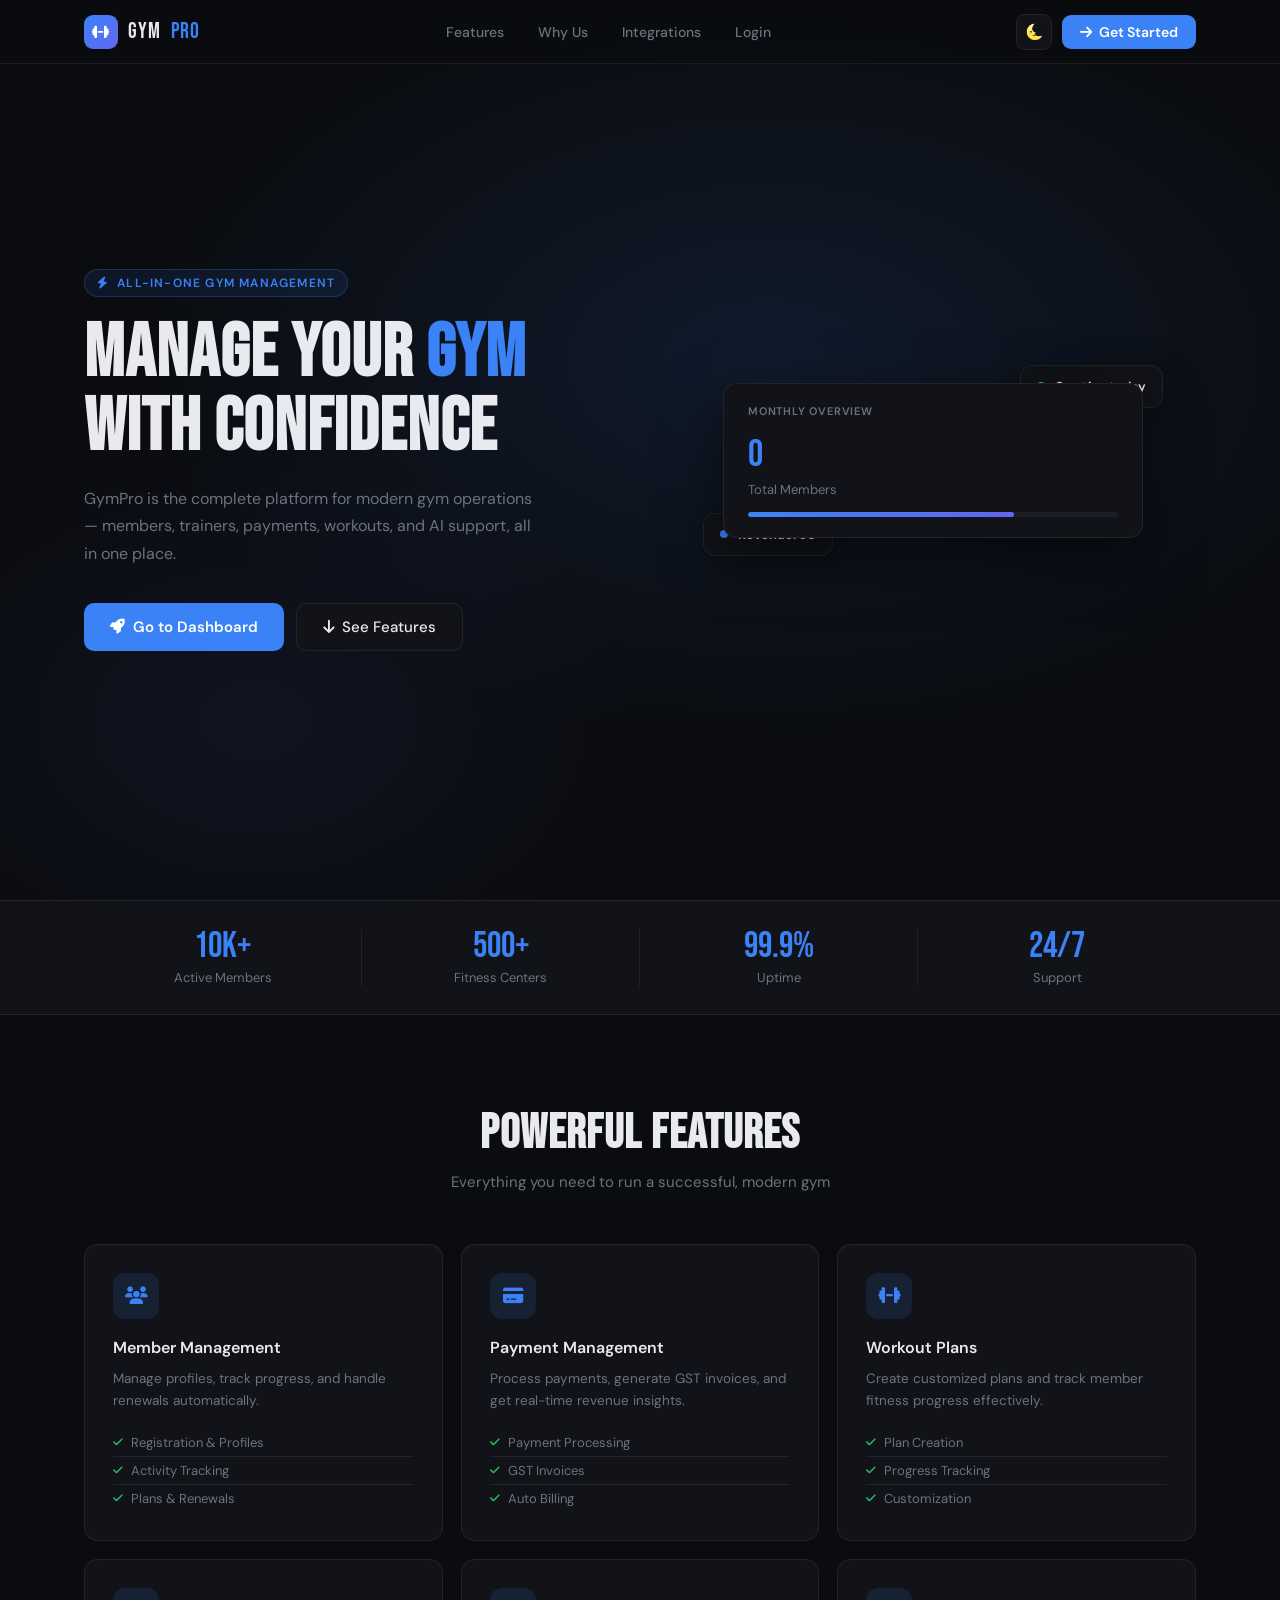
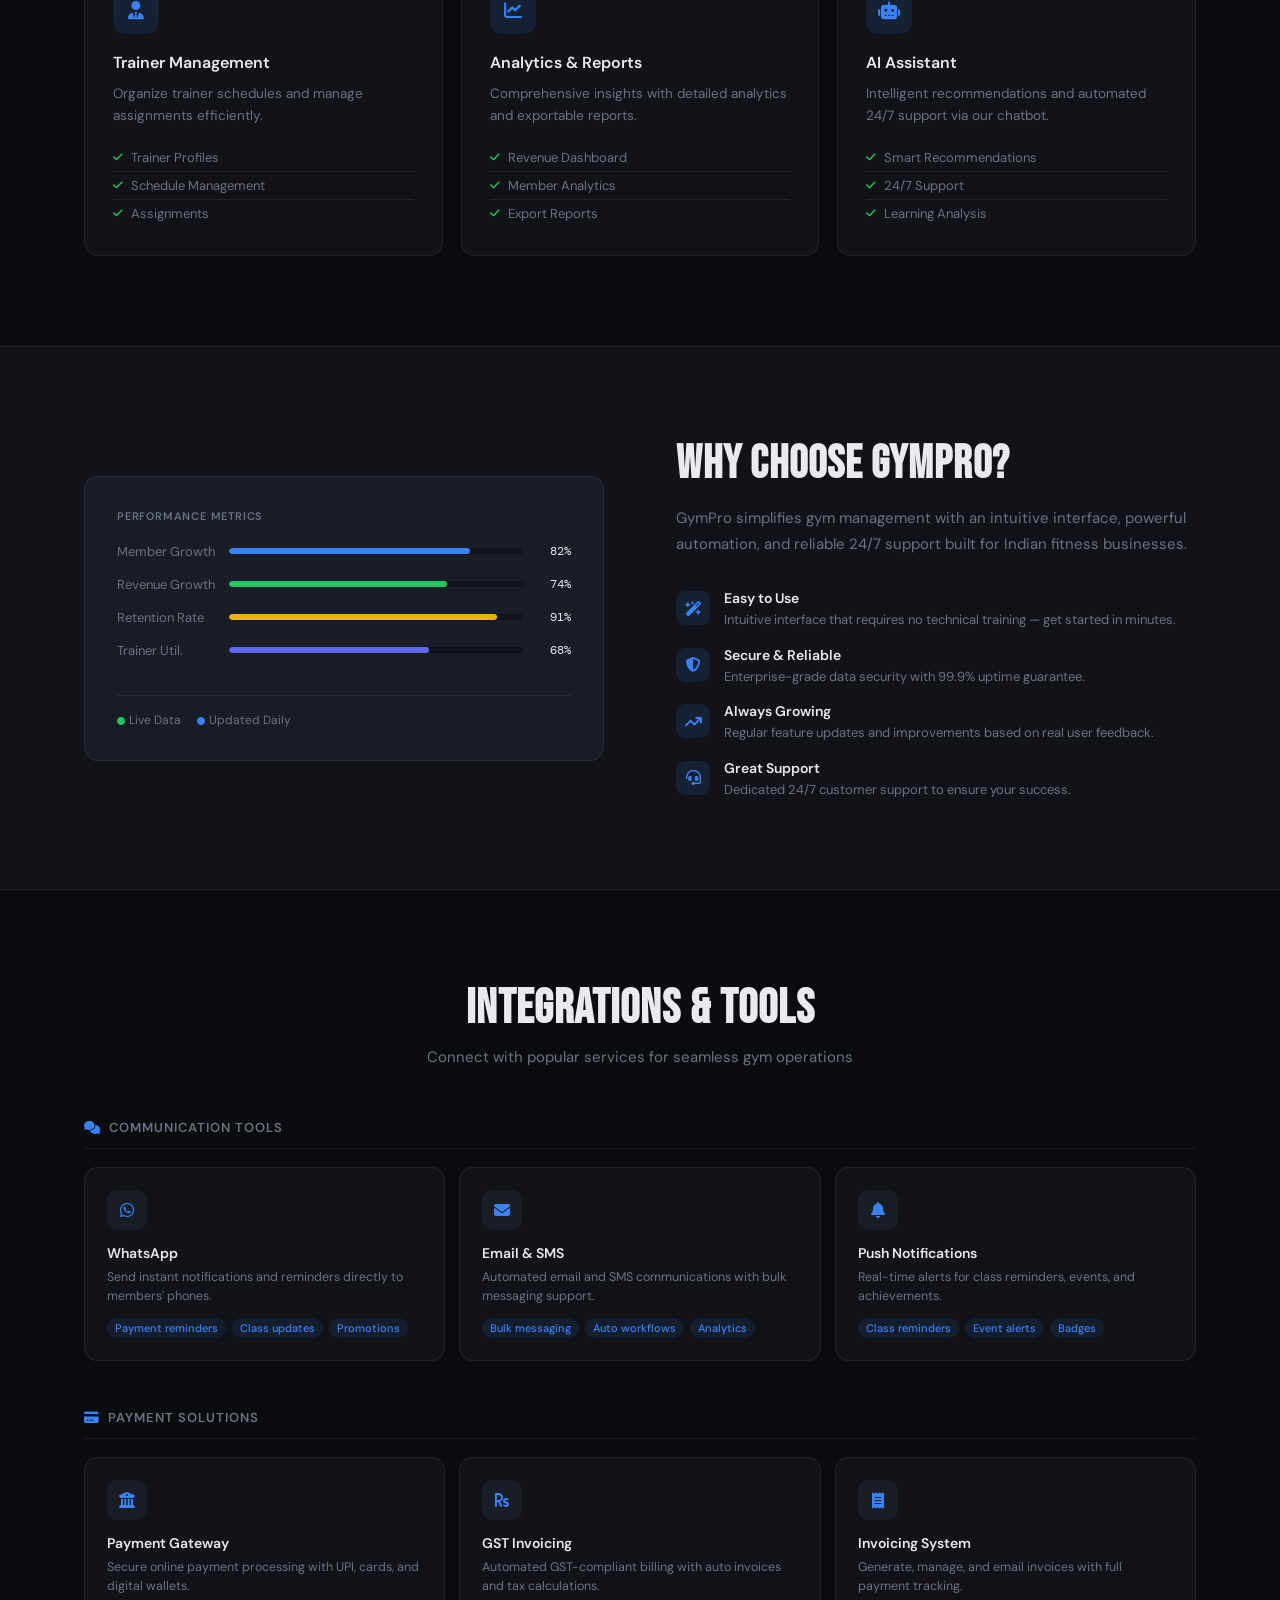
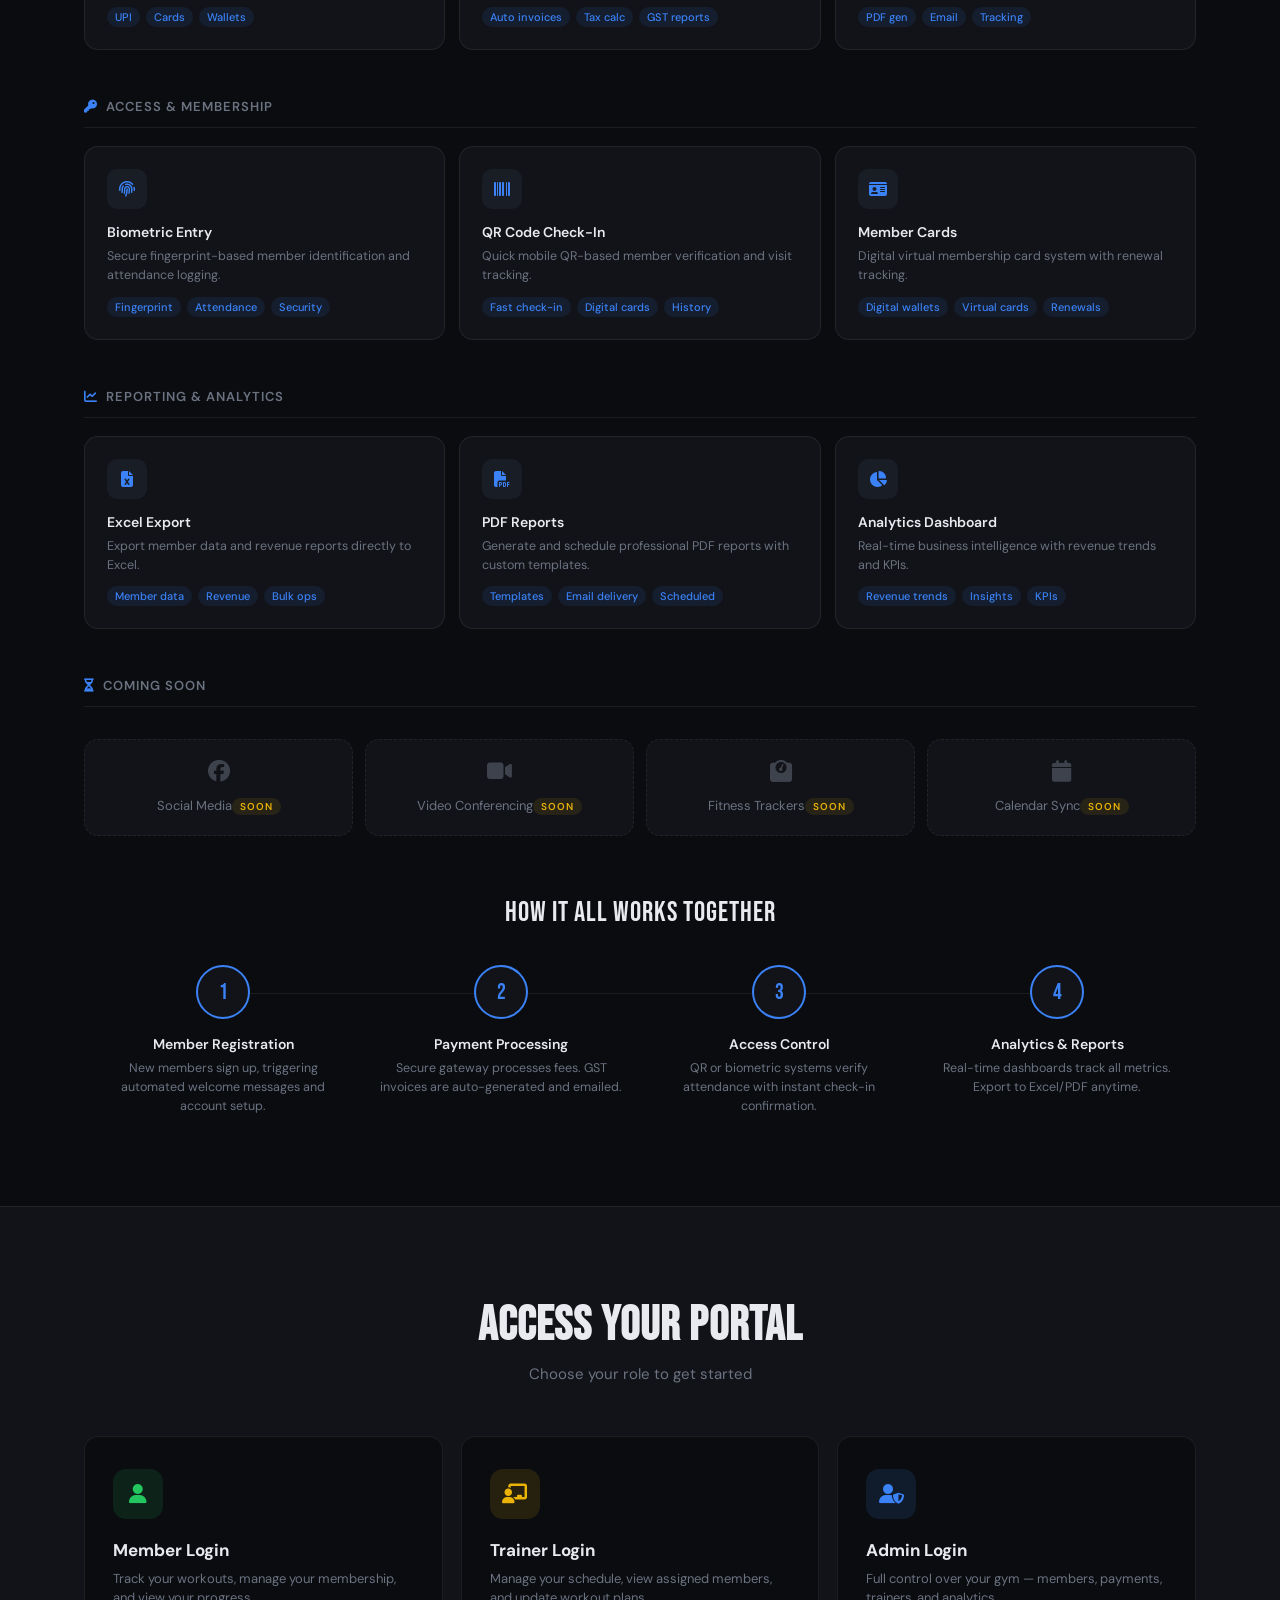
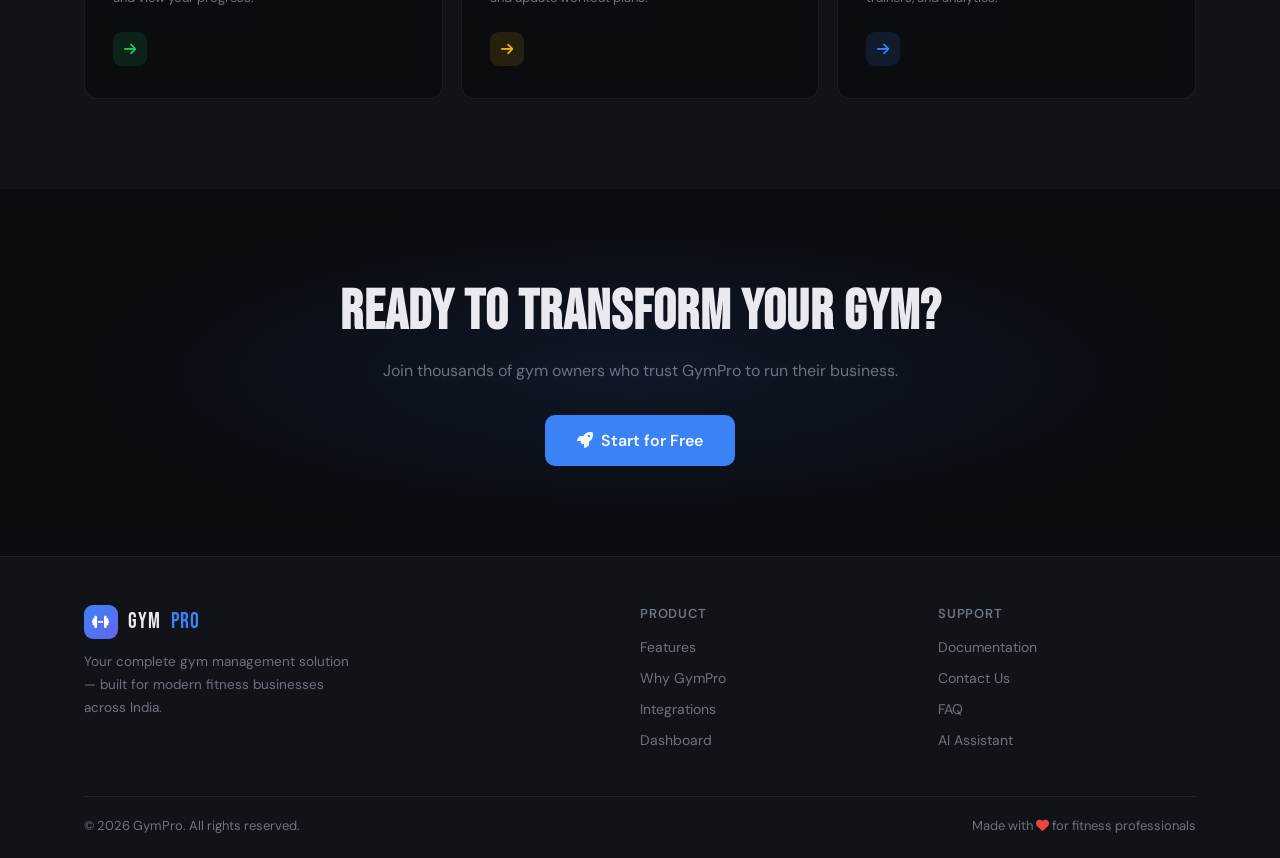
<file: frontend/index.html>
<!DOCTYPE html>
<html lang="en" data-theme="dark">
<head>
  <meta charset="UTF-8">
  <meta name="viewport" content="width=device-width, initial-scale=1.0">
  <title>GymPro — Complete Gym Management System</title>
  <link rel="preconnect" href="https://fonts.googleapis.com">
  <link href="https://fonts.googleapis.com/css2?family=Bebas+Neue&family=DM+Sans:wght@300;400;500;600&family=DM+Mono:wght@400;500&display=swap" rel="stylesheet">
  <link rel="stylesheet" href="https://cdnjs.cloudflare.com/ajax/libs/font-awesome/6.4.0/css/all.min.css">
  <style>
    *, *::before, *::after { box-sizing: border-box; margin: 0; padding: 0; }

    :root {
      --bg:        #0a0c10;
      --surface:   #111318;
      --surface2:  #191d26;
      --border:    rgba(255,255,255,0.07);
      --text:      #e8eaf0;
      --muted:     #6b7280;
      --accent:    #3b82f6;
      --accent2:   #6366f1;
      --green:     #22c55e;
      --yellow:    #eab308;
      --red:       #ef4444;
      --font-body: 'DM Sans', sans-serif;
      --font-head: 'Bebas Neue', sans-serif;
      --font-mono: 'DM Mono', monospace;
      --radius:    14px;
    }
    [data-theme="light"] {
      --bg:      #f0f2f7;
      --surface: #ffffff;
      --surface2:#f8fafc;
      --border:  rgba(0,0,0,0.08);
      --text:    #1a1f2e;
      --muted:   #94a3b8;
    }

    html { scroll-behavior: smooth; }
    body {
      font-family: var(--font-body);
      background: var(--bg);
      color: var(--text);
      transition: background .3s, color .3s;
      overflow-x: hidden;
    }

    a { text-decoration: none; color: inherit; }
    .container { max-width: 1160px; margin: 0 auto; padding: 0 24px; }

    /* ── SCROLLBAR ── */
    ::-webkit-scrollbar { width: 5px; }
    ::-webkit-scrollbar-track { background: transparent; }
    ::-webkit-scrollbar-thumb { background: var(--border); border-radius: 99px; }

    /* ── NAVBAR ── */
    .navbar {
      position: fixed; top: 0; left: 0; right: 0; z-index: 999;
      background: rgba(10,12,16,0.85);
      backdrop-filter: blur(18px);
      border-bottom: 1px solid var(--border);
      height: 64px;
      transition: background .3s;
    }
    [data-theme="light"] .navbar { background: rgba(240,242,247,0.9); }
    .navbar .container {
      height: 100%;
      display: flex; align-items: center; justify-content: space-between; gap: 16px;
    }
    .nav-logo {
      display: flex; align-items: center; gap: 10px;
      font-family: var(--font-head);
      font-size: 22px; letter-spacing: 1px;
    }
    .nav-logo-icon {
      width: 34px; height: 34px;
      background: linear-gradient(135deg, var(--accent), var(--accent2));
      border-radius: 9px;
      display: grid; place-items: center;
      font-size: 14px; color: white; font-family: var(--font-body);
    }
    .nav-logo span { color: var(--accent); }

    .nav-links {
      display: flex; align-items: center; gap: 6px;
    }
    .nav-links a {
      padding: 7px 14px;
      border-radius: 8px;
      font-size: 14px; font-weight: 500;
      color: var(--muted);
      transition: all .15s;
    }
    .nav-links a:hover { color: var(--text); background: var(--surface2); }

    .nav-actions { display: flex; align-items: center; gap: 10px; }
    .icon-btn {
      width: 36px; height: 36px;
      background: var(--surface);
      border: 1px solid var(--border);
      border-radius: 9px;
      display: grid; place-items: center;
      cursor: pointer; color: var(--muted); font-size: 15px;
      transition: all .15s;
    }
    .icon-btn:hover { color: var(--text); border-color: var(--accent); }

    .btn-nav {
      padding: 8px 18px;
      background: var(--accent);
      color: white;
      border-radius: 9px;
      font-size: 14px; font-weight: 600;
      border: none; cursor: pointer;
      font-family: var(--font-body);
      transition: opacity .15s;
      display: inline-flex; align-items: center; gap: 7px;
    }
    .btn-nav:hover { opacity: .88; }

    .hamburger {
      display: none;
      background: none; border: none;
      color: var(--text); font-size: 20px; cursor: pointer;
    }

    /* ── HERO ── */
    .hero {
      min-height: 100vh;
      display: flex; align-items: center;
      padding: 100px 0 80px;
      position: relative;
      overflow: hidden;
    }
    .hero::before {
      content: '';
      position: absolute; inset: 0;
      background: radial-gradient(ellipse 70% 60% at 60% 40%, rgba(59,130,246,0.12) 0%, transparent 70%),
                  radial-gradient(ellipse 50% 50% at 20% 80%, rgba(99,102,241,0.08) 0%, transparent 60%);
      pointer-events: none;
    }
    .hero-inner {
      display: grid;
      grid-template-columns: 1fr 1fr;
      align-items: center;
      gap: 60px;
    }
    .hero-eyebrow {
      display: inline-flex; align-items: center; gap: 8px;
      background: rgba(59,130,246,0.1);
      border: 1px solid rgba(59,130,246,0.25);
      color: var(--accent);
      font-size: 12px; font-weight: 600;
      letter-spacing: 1.2px; text-transform: uppercase;
      padding: 5px 12px; border-radius: 20px;
      margin-bottom: 20px;
    }
    .hero-title {
      font-family: var(--font-head);
      font-size: clamp(46px, 6vw, 74px);
      line-height: 1;
      letter-spacing: 1px;
      margin-bottom: 20px;
    }
    .hero-title .accent { color: var(--accent); }
    .hero-desc {
      font-size: 16px; line-height: 1.7;
      color: var(--muted); max-width: 460px;
      margin-bottom: 36px;
    }
    .hero-cta { display: flex; gap: 12px; flex-wrap: wrap; }
    .btn-primary {
      display: inline-flex; align-items: center; gap: 8px;
      padding: 13px 26px;
      background: var(--accent);
      color: white; font-weight: 600; font-size: 15px;
      border-radius: 10px;
      transition: transform .15s, box-shadow .15s;
    }
    .btn-primary:hover { transform: translateY(-2px); box-shadow: 0 8px 24px rgba(59,130,246,0.35); }
    .btn-ghost {
      display: inline-flex; align-items: center; gap: 8px;
      padding: 13px 26px;
      background: var(--surface);
      border: 1px solid var(--border);
      color: var(--text); font-weight: 500; font-size: 15px;
      border-radius: 10px;
      transition: border-color .15s, transform .15s;
    }
    .btn-ghost:hover { border-color: var(--accent); transform: translateY(-2px); }

    /* hero visual */
    .hero-visual {
      display: flex; justify-content: center; align-items: center;
      position: relative;
    }
    .hero-card-stack { position: relative; width: 100%; max-width: 420px; }
    .hcard {
      background: var(--surface);
      border: 1px solid var(--border);
      border-radius: var(--radius);
      padding: 20px 24px;
      position: relative;
    }
    .hcard-main {
      z-index: 3;
      box-shadow: 0 20px 60px rgba(0,0,0,0.5);
    }
    .hcard-float {
      position: absolute;
      background: var(--surface);
      border: 1px solid var(--border);
      border-radius: 12px;
      padding: 12px 16px;
      display: flex; align-items: center; gap: 10px;
      font-size: 13px; font-weight: 600;
      box-shadow: 0 8px 30px rgba(0,0,0,0.3);
      white-space: nowrap;
      animation: floatBob 3s ease-in-out infinite;
    }
    .hcard-float.f1 { top: -18px; right: -20px; animation-delay: 0s; }
    .hcard-float.f2 { bottom: -18px; left: -20px; animation-delay: 1.5s; }
    @keyframes floatBob {
      0%,100% { transform: translateY(0); }
      50%      { transform: translateY(-6px); }
    }
    .hcard-title { font-size: 11px; font-weight: 600; color: var(--muted); letter-spacing: .8px; text-transform: uppercase; margin-bottom: 14px; }
    .hcard-stat { font-family: var(--font-head); font-size: 38px; color: var(--accent); margin-bottom: 4px; }
    .hcard-label { font-size: 13px; color: var(--muted); }
    .hcard-bar { height: 5px; background: var(--surface2); border-radius: 99px; margin-top: 14px; overflow: hidden; }
    .hcard-bar-fill { height: 100%; border-radius: 99px; background: linear-gradient(90deg, var(--accent), var(--accent2)); width: 72%; }
    .float-dot { width: 8px; height: 8px; border-radius: 50%; }

    /* ── STATS BAR ── */
    .stats-bar {
      background: var(--surface);
      border-top: 1px solid var(--border);
      border-bottom: 1px solid var(--border);
      padding: 28px 0;
    }
    .stats-bar .container {
      display: grid; grid-template-columns: repeat(4,1fr);
      gap: 0;
    }
    .stat-item {
      text-align: center;
      padding: 0 20px;
      border-right: 1px solid var(--border);
    }
    .stat-item:last-child { border-right: none; }
    .stat-num {
      font-family: var(--font-head);
      font-size: 36px;
      color: var(--accent);
      line-height: 1;
    }
    .stat-lbl { font-size: 13px; color: var(--muted); margin-top: 4px; }

    /* ── SECTION HEADER ── */
    .section-head { text-align: center; margin-bottom: 52px; }
    .section-head h2 {
      font-family: var(--font-head);
      font-size: clamp(32px, 4vw, 48px);
      letter-spacing: 1px;
      margin-bottom: 10px;
    }
    .section-head p { font-size: 15px; color: var(--muted); }

    /* ── FEATURES ── */
    .features { padding: 90px 0; }
    .features-grid {
      display: grid;
      grid-template-columns: repeat(3, 1fr);
      gap: 18px;
    }
    .feature-card {
      background: var(--surface);
      border: 1px solid var(--border);
      border-radius: var(--radius);
      padding: 28px;
      transition: transform .2s, box-shadow .2s, border-color .2s;
      position: relative; overflow: hidden;
    }
    .feature-card::before {
      content: '';
      position: absolute; top: 0; left: 0; right: 0;
      height: 3px;
      background: linear-gradient(90deg, var(--accent), var(--accent2));
      opacity: 0; transition: opacity .2s;
    }
    .feature-card:hover { transform: translateY(-4px); box-shadow: 0 16px 40px rgba(0,0,0,.3); border-color: rgba(59,130,246,.3); }
    .feature-card:hover::before { opacity: 1; }
    .feat-icon {
      width: 46px; height: 46px;
      background: rgba(59,130,246,0.12);
      border-radius: 12px;
      display: grid; place-items: center;
      font-size: 18px; color: var(--accent);
      margin-bottom: 18px;
    }
    .feature-card h3 { font-size: 16px; font-weight: 600; margin-bottom: 10px; }
    .feature-card p { font-size: 13.5px; color: var(--muted); line-height: 1.6; margin-bottom: 18px; }
    .feat-list { list-style: none; }
    .feat-list li {
      display: flex; align-items: center; gap: 8px;
      font-size: 13px; color: var(--muted);
      padding: 5px 0;
      border-bottom: 1px solid var(--border);
    }
    .feat-list li:last-child { border-bottom: none; }
    .feat-list li i { color: var(--green); font-size: 11px; }

    /* ── WHY CHOOSE ── */
    .why-section { padding: 90px 0; background: var(--surface); border-top: 1px solid var(--border); border-bottom: 1px solid var(--border); }
    .why-inner {
      display: grid; grid-template-columns: 1fr 1fr;
      gap: 72px; align-items: center;
    }
    .why-visual {
      background: var(--surface2);
      border: 1px solid var(--border);
      border-radius: var(--radius);
      padding: 32px;
      display: flex; flex-direction: column; gap: 16px;
    }
    .why-visual-title { font-size: 11px; font-weight: 600; color: var(--muted); letter-spacing: .8px; text-transform: uppercase; margin-bottom: 4px; }
    .metric-row {
      display: flex; align-items: center; justify-content: space-between;
      gap: 12px;
    }
    .metric-label { font-size: 13px; color: var(--muted); min-width: 100px; }
    .metric-track { flex: 1; height: 6px; background: var(--surface); border-radius: 99px; overflow: hidden; }
    .metric-fill { height: 100%; border-radius: 99px; }
    .metric-val { font-family: var(--font-mono); font-size: 12px; color: var(--text); min-width: 36px; text-align: right; }

    .why-text h2 {
      font-family: var(--font-head);
      font-size: clamp(30px, 4vw, 46px);
      letter-spacing: 1px; margin-bottom: 14px;
    }
    .why-text > p { font-size: 15px; color: var(--muted); line-height: 1.7; margin-bottom: 32px; }
    .benefit-list { display: flex; flex-direction: column; gap: 16px; }
    .benefit-item {
      display: flex; gap: 14px; align-items: flex-start;
    }
    .benefit-dot {
      width: 34px; height: 34px;
      background: rgba(59,130,246,0.12);
      border-radius: 9px;
      display: grid; place-items: center;
      color: var(--accent); font-size: 15px;
      flex-shrink: 0; margin-top: 2px;
    }
    .benefit-item h4 { font-size: 14px; font-weight: 600; margin-bottom: 3px; }
    .benefit-item p  { font-size: 13px; color: var(--muted); line-height: 1.5; }

    /* ── INTEGRATIONS ── */
    .integrations { padding: 90px 0; }
    .integ-category { margin-bottom: 48px; }
    .integ-category-title {
      font-size: 13px; font-weight: 600; color: var(--muted);
      letter-spacing: 1px; text-transform: uppercase;
      display: flex; align-items: center; gap: 8px;
      margin-bottom: 18px;
      padding-bottom: 12px;
      border-bottom: 1px solid var(--border);
    }
    .integ-category-title i { color: var(--accent); }
    .integ-grid {
      display: grid; grid-template-columns: repeat(3,1fr); gap: 14px;
    }
    .integ-card {
      background: var(--surface);
      border: 1px solid var(--border);
      border-radius: var(--radius);
      padding: 22px;
      transition: border-color .2s, transform .2s;
    }
    .integ-card:hover { border-color: rgba(59,130,246,.35); transform: translateY(-3px); }
    .integ-icon {
      width: 40px; height: 40px;
      background: var(--surface2);
      border-radius: 10px;
      display: grid; place-items: center;
      font-size: 16px; color: var(--accent);
      margin-bottom: 14px;
    }
    .integ-card h4 { font-size: 14px; font-weight: 600; margin-bottom: 6px; }
    .integ-card p  { font-size: 12.5px; color: var(--muted); line-height: 1.5; margin-bottom: 12px; }
    .integ-tags { display: flex; flex-wrap: wrap; gap: 6px; }
    .integ-tag {
      font-size: 11px; font-weight: 500;
      padding: 3px 8px; border-radius: 20px;
      background: rgba(59,130,246,0.1); color: var(--accent);
    }

    /* coming soon */
    .coming-grid {
      display: grid; grid-template-columns: repeat(4,1fr); gap: 12px;
      margin-top: 32px;
    }
    .coming-card {
      background: var(--surface);
      border: 1px dashed var(--border);
      border-radius: var(--radius);
      padding: 20px;
      text-align: center;
      color: var(--muted);
      font-size: 13px;
    }
    .coming-card i { font-size: 22px; display: block; margin-bottom: 8px; opacity: .5; }
    .coming-label {
      display: inline-block; font-size: 10px; font-weight: 600;
      letter-spacing: 1px; text-transform: uppercase;
      background: rgba(234,179,8,.1); color: var(--yellow);
      padding: 2px 8px; border-radius: 20px; margin-top: 8px;
    }

    /* workflow */
    .workflow { margin-top: 60px; }
    .workflow-title {
      font-family: var(--font-head); font-size: 28px; letter-spacing: 1px;
      text-align: center; margin-bottom: 36px;
    }
    .workflow-steps {
      display: grid; grid-template-columns: repeat(4,1fr); gap: 0;
      position: relative;
    }
    .workflow-steps::before {
      content: '';
      position: absolute; top: 28px; left: 12%; right: 12%;
      height: 1px; background: var(--border);
    }
    .workflow-step { text-align: center; padding: 0 16px; }
    .workflow-num {
      width: 54px; height: 54px;
      background: var(--surface);
      border: 2px solid var(--accent);
      border-radius: 50%;
      display: grid; place-items: center;
      font-family: var(--font-head); font-size: 22px; color: var(--accent);
      margin: 0 auto 16px;
      position: relative; z-index: 1;
    }
    .workflow-step h4 { font-size: 14px; font-weight: 600; margin-bottom: 6px; }
    .workflow-step p  { font-size: 12.5px; color: var(--muted); line-height: 1.5; }

    /* ── LOGIN SECTION ── */
    .login-section { padding: 90px 0; background: var(--surface); border-top: 1px solid var(--border); }
    .login-cards {
      display: grid; grid-template-columns: repeat(3,1fr); gap: 18px;
      margin-top: 48px;
    }
    .login-card {
      background: var(--bg);
      border: 1px solid var(--border);
      border-radius: var(--radius);
      padding: 32px 28px;
      display: flex; flex-direction: column; align-items: flex-start;
      gap: 0;
      transition: border-color .2s, transform .2s, box-shadow .2s;
      cursor: pointer;
      position: relative; overflow: hidden;
    }
    .login-card::after {
      content: '';
      position: absolute; bottom: 0; left: 0; right: 0; height: 3px;
      opacity: 0; transition: opacity .2s;
    }
    .login-card.member::after  { background: var(--green); }
    .login-card.trainer::after { background: var(--yellow); }
    .login-card.admin::after   { background: var(--accent); }
    .login-card:hover { transform: translateY(-4px); box-shadow: 0 16px 40px rgba(0,0,0,.3); }
    .login-card.member:hover  { border-color: rgba(34,197,94,.4); }
    .login-card.trainer:hover { border-color: rgba(234,179,8,.4); }
    .login-card.admin:hover   { border-color: rgba(59,130,246,.4); }
    .login-card:hover::after  { opacity: 1; }
    .lcard-icon {
      width: 50px; height: 50px;
      border-radius: 13px;
      display: grid; place-items: center;
      font-size: 20px;
      margin-bottom: 20px;
    }
    .member  .lcard-icon { background: rgba(34,197,94,.12);  color: var(--green); }
    .trainer .lcard-icon { background: rgba(234,179,8,.12);  color: var(--yellow); }
    .admin   .lcard-icon { background: rgba(59,130,246,.12); color: var(--accent); }
    .login-card h3 { font-size: 17px; font-weight: 700; margin-bottom: 8px; }
    .login-card p  { font-size: 13px; color: var(--muted); line-height: 1.5; flex: 1; }
    .lcard-arrow {
      margin-top: 24px;
      width: 34px; height: 34px;
      border-radius: 9px;
      display: grid; place-items: center;
      font-size: 14px;
      transition: transform .15s;
    }
    .member  .lcard-arrow { background: rgba(34,197,94,.12);  color: var(--green); }
    .trainer .lcard-arrow { background: rgba(234,179,8,.12);  color: var(--yellow); }
    .admin   .lcard-arrow { background: rgba(59,130,246,.12); color: var(--accent); }
    .login-card:hover .lcard-arrow { transform: translateX(4px); }

    /* logged-in state */
    .already-logged {
      background: var(--bg);
      border: 1px solid rgba(59,130,246,.3);
      border-radius: var(--radius);
      padding: 32px;
      text-align: center;
      display: none;
    }
    .already-logged h3 { font-size: 20px; margin-bottom: 8px; }
    .already-logged p  { color: var(--muted); font-size: 14px; margin-bottom: 24px; }
    .already-logged .btn-row { display: flex; gap: 12px; justify-content: center; flex-wrap: wrap; }

    /* ── CTA ── */
    .cta-section {
      padding: 90px 0;
      text-align: center;
      position: relative; overflow: hidden;
    }
    .cta-section::before {
      content: '';
      position: absolute; inset: 0;
      background: radial-gradient(ellipse 60% 60% at 50% 50%, rgba(59,130,246,0.1) 0%, transparent 70%);
    }
    .cta-section h2 {
      font-family: var(--font-head);
      font-size: clamp(34px, 5vw, 56px);
      letter-spacing: 1px; margin-bottom: 14px;
      position: relative;
    }
    .cta-section p { font-size: 16px; color: var(--muted); margin-bottom: 34px; position: relative; }

    /* ── FOOTER ── */
    .footer {
      background: var(--surface);
      border-top: 1px solid var(--border);
      padding: 48px 0 24px;
    }
    .footer-grid {
      display: grid; grid-template-columns: 2fr 1fr 1fr;
      gap: 40px; margin-bottom: 36px;
    }
    .footer-brand p { font-size: 13.5px; color: var(--muted); line-height: 1.7; margin-top: 12px; max-width: 280px; }
    .footer-col h4 { font-size: 13px; font-weight: 600; letter-spacing: .8px; text-transform: uppercase; color: var(--muted); margin-bottom: 14px; }
    .footer-col ul { list-style: none; }
    .footer-col li { margin-bottom: 10px; }
    .footer-col a { font-size: 14px; color: var(--muted); transition: color .15s; }
    .footer-col a:hover { color: var(--text); }
    .footer-bottom {
      border-top: 1px solid var(--border);
      padding-top: 20px;
      display: flex; justify-content: space-between; align-items: center;
      font-size: 13px; color: var(--muted);
    }

    /* ── TOAST ── */
    .toast {
      position: fixed; bottom: 24px; right: 24px;
      background: var(--surface); border: 1px solid var(--border);
      border-radius: 12px; padding: 14px 18px;
      font-size: 13px; display: flex; align-items: center; gap: 10px;
      box-shadow: 0 8px 30px rgba(0,0,0,.4);
      transform: translateY(80px); opacity: 0;
      transition: all .3s ease; z-index: 9999;
    }
    .toast.show { transform: translateY(0); opacity: 1; }

    /* ── ANIMATIONS ── */
    @keyframes fadeUp {
      from { opacity: 0; transform: translateY(20px); }
      to   { opacity: 1; transform: translateY(0); }
    }
    .fade-up { animation: fadeUp .6s ease both; }
    .delay-1 { animation-delay: .1s; }
    .delay-2 { animation-delay: .2s; }
    .delay-3 { animation-delay: .3s; }

    /* ── RESPONSIVE ── */
    @media (max-width: 960px) {
      .hero-inner, .why-inner { grid-template-columns: 1fr; }
      .hero-visual { display: none; }
      .features-grid, .integ-grid { grid-template-columns: 1fr 1fr; }
      .login-cards { grid-template-columns: 1fr; }
      .workflow-steps { grid-template-columns: 1fr 1fr; }
      .workflow-steps::before { display: none; }
      .coming-grid { grid-template-columns: 1fr 1fr; }
      .footer-grid { grid-template-columns: 1fr 1fr; }
      .stats-bar .container { grid-template-columns: repeat(2,1fr); gap: 18px; }
      .stat-item { border-right: none; border-bottom: 1px solid var(--border); padding-bottom: 18px; }
      .stat-item:nth-child(2n) { border-bottom: 1px solid var(--border); }
      .stat-item:last-child, .stat-item:nth-last-child(2) { border-bottom: none; }
    }
    @media (max-width: 640px) {
      .nav-links { display: none; flex-direction: column; position: absolute; top: 64px; left: 0; right: 0; background: var(--surface); border-bottom: 1px solid var(--border); padding: 12px; gap: 4px; }
      .nav-links.open { display: flex; }
      .hamburger { display: block; }
      .features-grid, .integ-grid { grid-template-columns: 1fr; }
      .workflow-steps { grid-template-columns: 1fr; }
      .coming-grid { grid-template-columns: 1fr 1fr; }
      .footer-grid { grid-template-columns: 1fr; }
      .footer-bottom { flex-direction: column; gap: 8px; text-align: center; }
      .stats-bar .container { grid-template-columns: 1fr 1fr; }
    }
  </style>
</head>
<body>

  <!-- ── NAVBAR ── -->
  <nav class="navbar">
    <div class="container">
      <a href="index.html" class="nav-logo">
        <div class="nav-logo-icon"><i class="fas fa-dumbbell"></i></div>
        GYM<span>PRO</span>
      </a>
      <div class="nav-links" id="navLinks">
        <a href="#features">Features</a>
        <a href="#why">Why Us</a>
        <a href="#integrations">Integrations</a>
        <a href="#login">Login</a>
      </div>
      <div class="nav-actions">
        <div class="icon-btn" onclick="toggleTheme()" id="themeBtn" title="Toggle theme">🌜</div>
        <button class="hamburger" id="hamburger"><i class="fas fa-bars"></i></button>
        <a href="#login" class="btn-nav"><i class="fas fa-arrow-right"></i> Get Started</a>
      </div>
    </div>
  </nav>

  <!-- ── HERO ── -->
  <section class="hero">
    <div class="container">
      <div class="hero-inner">
        <div class="hero-text fade-up">
          <div class="hero-eyebrow"><i class="fas fa-bolt"></i> All-in-One Gym Management</div>
          <h1 class="hero-title">Manage Your <span class="accent">Gym</span> with Confidence</h1>
          <p class="hero-desc">GymPro is the complete platform for modern gym operations — members, trainers, payments, workouts, and AI support, all in one place.</p>
          <div class="hero-cta">
            <a href="dashboard.html" class="btn-primary"><i class="fas fa-rocket"></i> Go to Dashboard</a>
            <a href="#features" class="btn-ghost"><i class="fas fa-arrow-down"></i> See Features</a>
          </div>
        </div>
        <div class="hero-visual fade-up delay-2">
          <div class="hero-card-stack">
            <div class="hcard hcard-main">
              <div class="hcard-title">Monthly Overview</div>
              <div class="hcard-stat" id="heroMembers">—</div>
              <div class="hcard-label">Total Members</div>
              <div class="hcard-bar"><div class="hcard-bar-fill"></div></div>
            </div>
            <div class="hcard-float f1">
              <div class="float-dot" style="background:var(--green);"></div>
              <span id="heroActive">— active today</span>
            </div>
            <div class="hcard-float f2">
              <div class="float-dot" style="background:var(--accent);"></div>
              <span id="heroRevenue">Revenue: ₹0</span>
            </div>
          </div>
        </div>
      </div>
    </div>
  </section>

  <!-- ── STATS BAR ── -->
  <section class="stats-bar">
    <div class="container">
      <div class="stat-item">
        <div class="stat-num">10K+</div>
        <div class="stat-lbl">Active Members</div>
      </div>
      <div class="stat-item">
        <div class="stat-num">500+</div>
        <div class="stat-lbl">Fitness Centers</div>
      </div>
      <div class="stat-item">
        <div class="stat-num">99.9%</div>
        <div class="stat-lbl">Uptime</div>
      </div>
      <div class="stat-item">
        <div class="stat-num">24/7</div>
        <div class="stat-lbl">Support</div>
      </div>
    </div>
  </section>

  <!-- ── FEATURES ── -->
  <section class="features" id="features">
    <div class="container">
      <div class="section-head">
        <h2>Powerful Features</h2>
        <p>Everything you need to run a successful, modern gym</p>
      </div>
      <div class="features-grid">
        <div class="feature-card">
          <div class="feat-icon"><i class="fas fa-users"></i></div>
          <h3>Member Management</h3>
          <p>Manage profiles, track progress, and handle renewals automatically.</p>
          <ul class="feat-list">
            <li><i class="fas fa-check"></i> Registration & Profiles</li>
            <li><i class="fas fa-check"></i> Activity Tracking</li>
            <li><i class="fas fa-check"></i> Plans & Renewals</li>
          </ul>
        </div>
        <div class="feature-card">
          <div class="feat-icon"><i class="fas fa-credit-card"></i></div>
          <h3>Payment Management</h3>
          <p>Process payments, generate GST invoices, and get real-time revenue insights.</p>
          <ul class="feat-list">
            <li><i class="fas fa-check"></i> Payment Processing</li>
            <li><i class="fas fa-check"></i> GST Invoices</li>
            <li><i class="fas fa-check"></i> Auto Billing</li>
          </ul>
        </div>
        <div class="feature-card">
          <div class="feat-icon"><i class="fas fa-dumbbell"></i></div>
          <h3>Workout Plans</h3>
          <p>Create customized plans and track member fitness progress effectively.</p>
          <ul class="feat-list">
            <li><i class="fas fa-check"></i> Plan Creation</li>
            <li><i class="fas fa-check"></i> Progress Tracking</li>
            <li><i class="fas fa-check"></i> Customization</li>
          </ul>
        </div>
        <div class="feature-card">
          <div class="feat-icon"><i class="fas fa-user-tie"></i></div>
          <h3>Trainer Management</h3>
          <p>Organize trainer schedules and manage assignments efficiently.</p>
          <ul class="feat-list">
            <li><i class="fas fa-check"></i> Trainer Profiles</li>
            <li><i class="fas fa-check"></i> Schedule Management</li>
            <li><i class="fas fa-check"></i> Assignments</li>
          </ul>
        </div>
        <div class="feature-card">
          <div class="feat-icon"><i class="fas fa-chart-line"></i></div>
          <h3>Analytics & Reports</h3>
          <p>Comprehensive insights with detailed analytics and exportable reports.</p>
          <ul class="feat-list">
            <li><i class="fas fa-check"></i> Revenue Dashboard</li>
            <li><i class="fas fa-check"></i> Member Analytics</li>
            <li><i class="fas fa-check"></i> Export Reports</li>
          </ul>
        </div>
        <div class="feature-card">
          <div class="feat-icon"><i class="fas fa-robot"></i></div>
          <h3>AI Assistant</h3>
          <p>Intelligent recommendations and automated 24/7 support via our chatbot.</p>
          <ul class="feat-list">
            <li><i class="fas fa-check"></i> Smart Recommendations</li>
            <li><i class="fas fa-check"></i> 24/7 Support</li>
            <li><i class="fas fa-check"></i> Learning Analysis</li>
          </ul>
        </div>
      </div>
    </div>
  </section>

  <!-- ── WHY CHOOSE ── -->
  <section class="why-section" id="why">
    <div class="container">
      <div class="why-inner">
        <div class="why-visual">
          <div class="why-visual-title">Performance Metrics</div>
          <div class="metric-row">
            <span class="metric-label">Member Growth</span>
            <div class="metric-track"><div class="metric-fill" style="width:82%;background:var(--accent);"></div></div>
            <span class="metric-val">82%</span>
          </div>
          <div class="metric-row">
            <span class="metric-label">Revenue Growth</span>
            <div class="metric-track"><div class="metric-fill" style="width:74%;background:var(--green);"></div></div>
            <span class="metric-val">74%</span>
          </div>
          <div class="metric-row">
            <span class="metric-label">Retention Rate</span>
            <div class="metric-track"><div class="metric-fill" style="width:91%;background:var(--yellow);"></div></div>
            <span class="metric-val">91%</span>
          </div>
          <div class="metric-row">
            <span class="metric-label">Trainer Util.</span>
            <div class="metric-track"><div class="metric-fill" style="width:68%;background:var(--accent2);"></div></div>
            <span class="metric-val">68%</span>
          </div>
          <div style="margin-top:20px;padding-top:16px;border-top:1px solid var(--border);display:flex;gap:16px;font-size:12px;color:var(--muted);">
            <span><i class="fas fa-circle" style="color:var(--green);font-size:8px;margin-right:4px;"></i>Live Data</span>
            <span><i class="fas fa-circle" style="color:var(--accent);font-size:8px;margin-right:4px;"></i>Updated Daily</span>
          </div>
        </div>
        <div class="why-text">
          <h2>Why Choose GymPro?</h2>
          <p>GymPro simplifies gym management with an intuitive interface, powerful automation, and reliable 24/7 support built for Indian fitness businesses.</p>
          <div class="benefit-list">
            <div class="benefit-item">
              <div class="benefit-dot"><i class="fas fa-wand-magic-sparkles"></i></div>
              <div>
                <h4>Easy to Use</h4>
                <p>Intuitive interface that requires no technical training — get started in minutes.</p>
              </div>
            </div>
            <div class="benefit-item">
              <div class="benefit-dot"><i class="fas fa-shield-halved"></i></div>
              <div>
                <h4>Secure & Reliable</h4>
                <p>Enterprise-grade data security with 99.9% uptime guarantee.</p>
              </div>
            </div>
            <div class="benefit-item">
              <div class="benefit-dot"><i class="fas fa-arrow-trend-up"></i></div>
              <div>
                <h4>Always Growing</h4>
                <p>Regular feature updates and improvements based on real user feedback.</p>
              </div>
            </div>
            <div class="benefit-item">
              <div class="benefit-dot"><i class="fas fa-headset"></i></div>
              <div>
                <h4>Great Support</h4>
                <p>Dedicated 24/7 customer support to ensure your success.</p>
              </div>
            </div>
          </div>
        </div>
      </div>
    </div>
  </section>

  <!-- ── INTEGRATIONS ── -->
  <section class="integrations" id="integrations">
    <div class="container">
      <div class="section-head">
        <h2>Integrations & Tools</h2>
        <p>Connect with popular services for seamless gym operations</p>
      </div>

      <div class="integ-category">
        <div class="integ-category-title"><i class="fas fa-comments"></i> Communication Tools</div>
        <div class="integ-grid">
          <div class="integ-card">
            <div class="integ-icon"><i class="fab fa-whatsapp"></i></div>
            <h4>WhatsApp</h4>
            <p>Send instant notifications and reminders directly to members' phones.</p>
            <div class="integ-tags"><span class="integ-tag">Payment reminders</span><span class="integ-tag">Class updates</span><span class="integ-tag">Promotions</span></div>
          </div>
          <div class="integ-card">
            <div class="integ-icon"><i class="fas fa-envelope"></i></div>
            <h4>Email & SMS</h4>
            <p>Automated email and SMS communications with bulk messaging support.</p>
            <div class="integ-tags"><span class="integ-tag">Bulk messaging</span><span class="integ-tag">Auto workflows</span><span class="integ-tag">Analytics</span></div>
          </div>
          <div class="integ-card">
            <div class="integ-icon"><i class="fas fa-bell"></i></div>
            <h4>Push Notifications</h4>
            <p>Real-time alerts for class reminders, events, and achievements.</p>
            <div class="integ-tags"><span class="integ-tag">Class reminders</span><span class="integ-tag">Event alerts</span><span class="integ-tag">Badges</span></div>
          </div>
        </div>
      </div>

      <div class="integ-category">
        <div class="integ-category-title"><i class="fas fa-credit-card"></i> Payment Solutions</div>
        <div class="integ-grid">
          <div class="integ-card">
            <div class="integ-icon"><i class="fas fa-building-columns"></i></div>
            <h4>Payment Gateway</h4>
            <p>Secure online payment processing with UPI, cards, and digital wallets.</p>
            <div class="integ-tags"><span class="integ-tag">UPI</span><span class="integ-tag">Cards</span><span class="integ-tag">Wallets</span></div>
          </div>
          <div class="integ-card">
            <div class="integ-icon"><i class="fas fa-rupee-sign"></i></div>
            <h4>GST Invoicing</h4>
            <p>Automated GST-compliant billing with auto invoices and tax calculations.</p>
            <div class="integ-tags"><span class="integ-tag">Auto invoices</span><span class="integ-tag">Tax calc</span><span class="integ-tag">GST reports</span></div>
          </div>
          <div class="integ-card">
            <div class="integ-icon"><i class="fas fa-receipt"></i></div>
            <h4>Invoicing System</h4>
            <p>Generate, manage, and email invoices with full payment tracking.</p>
            <div class="integ-tags"><span class="integ-tag">PDF gen</span><span class="integ-tag">Email</span><span class="integ-tag">Tracking</span></div>
          </div>
        </div>
      </div>

      <div class="integ-category">
        <div class="integ-category-title"><i class="fas fa-key"></i> Access & Membership</div>
        <div class="integ-grid">
          <div class="integ-card">
            <div class="integ-icon"><i class="fas fa-fingerprint"></i></div>
            <h4>Biometric Entry</h4>
            <p>Secure fingerprint-based member identification and attendance logging.</p>
            <div class="integ-tags"><span class="integ-tag">Fingerprint</span><span class="integ-tag">Attendance</span><span class="integ-tag">Security</span></div>
          </div>
          <div class="integ-card">
            <div class="integ-icon"><i class="fas fa-barcode"></i></div>
            <h4>QR Code Check-In</h4>
            <p>Quick mobile QR-based member verification and visit tracking.</p>
            <div class="integ-tags"><span class="integ-tag">Fast check-in</span><span class="integ-tag">Digital cards</span><span class="integ-tag">History</span></div>
          </div>
          <div class="integ-card">
            <div class="integ-icon"><i class="fas fa-id-card"></i></div>
            <h4>Member Cards</h4>
            <p>Digital virtual membership card system with renewal tracking.</p>
            <div class="integ-tags"><span class="integ-tag">Digital wallets</span><span class="integ-tag">Virtual cards</span><span class="integ-tag">Renewals</span></div>
          </div>
        </div>
      </div>

      <div class="integ-category">
        <div class="integ-category-title"><i class="fas fa-chart-line"></i> Reporting & Analytics</div>
        <div class="integ-grid">
          <div class="integ-card">
            <div class="integ-icon"><i class="fas fa-file-excel"></i></div>
            <h4>Excel Export</h4>
            <p>Export member data and revenue reports directly to Excel.</p>
            <div class="integ-tags"><span class="integ-tag">Member data</span><span class="integ-tag">Revenue</span><span class="integ-tag">Bulk ops</span></div>
          </div>
          <div class="integ-card">
            <div class="integ-icon"><i class="fas fa-file-pdf"></i></div>
            <h4>PDF Reports</h4>
            <p>Generate and schedule professional PDF reports with custom templates.</p>
            <div class="integ-tags"><span class="integ-tag">Templates</span><span class="integ-tag">Email delivery</span><span class="integ-tag">Scheduled</span></div>
          </div>
          <div class="integ-card">
            <div class="integ-icon"><i class="fas fa-chart-pie"></i></div>
            <h4>Analytics Dashboard</h4>
            <p>Real-time business intelligence with revenue trends and KPIs.</p>
            <div class="integ-tags"><span class="integ-tag">Revenue trends</span><span class="integ-tag">Insights</span><span class="integ-tag">KPIs</span></div>
          </div>
        </div>
      </div>

      <!-- Coming Soon -->
      <div class="integ-category">
        <div class="integ-category-title"><i class="fas fa-hourglass-half"></i> Coming Soon</div>
        <div class="coming-grid">
          <div class="coming-card"><i class="fab fa-facebook"></i> Social Media<div class="coming-label">Soon</div></div>
          <div class="coming-card"><i class="fas fa-video"></i> Video Conferencing<div class="coming-label">Soon</div></div>
          <div class="coming-card"><i class="fas fa-weight"></i> Fitness Trackers<div class="coming-label">Soon</div></div>
          <div class="coming-card"><i class="fas fa-calendar"></i> Calendar Sync<div class="coming-label">Soon</div></div>
        </div>
      </div>

      <!-- Workflow -->
      <div class="workflow">
        <div class="workflow-title">How It All Works Together</div>
        <div class="workflow-steps">
          <div class="workflow-step">
            <div class="workflow-num">1</div>
            <h4>Member Registration</h4>
            <p>New members sign up, triggering automated welcome messages and account setup.</p>
          </div>
          <div class="workflow-step">
            <div class="workflow-num">2</div>
            <h4>Payment Processing</h4>
            <p>Secure gateway processes fees. GST invoices are auto-generated and emailed.</p>
          </div>
          <div class="workflow-step">
            <div class="workflow-num">3</div>
            <h4>Access Control</h4>
            <p>QR or biometric systems verify attendance with instant check-in confirmation.</p>
          </div>
          <div class="workflow-step">
            <div class="workflow-num">4</div>
            <h4>Analytics & Reports</h4>
            <p>Real-time dashboards track all metrics. Export to Excel/PDF anytime.</p>
          </div>
        </div>
      </div>

    </div>
  </section>

  <!-- ── LOGIN SECTION ── -->
  <section class="login-section" id="login">
    <div class="container">
      <div class="section-head">
        <h2>Access Your Portal</h2>
        <p>Choose your role to get started</p>
      </div>

      <!-- shown when NOT logged in -->
      <div class="login-cards" id="loginCards">
        <a href="login.html?role=member" class="login-card member">
          <div class="lcard-icon"><i class="fas fa-user"></i></div>
          <h3>Member Login</h3>
          <p>Track your workouts, manage your membership, and view your progress.</p>
          <div class="lcard-arrow"><i class="fas fa-arrow-right"></i></div>
        </a>
        <a href="login.html?role=trainer" class="login-card trainer">
          <div class="lcard-icon"><i class="fas fa-chalkboard-user"></i></div>
          <h3>Trainer Login</h3>
          <p>Manage your schedule, view assigned members, and update workout plans.</p>
          <div class="lcard-arrow"><i class="fas fa-arrow-right"></i></div>
        </a>
        <a href="login.html?role=admin" class="login-card admin">
          <div class="lcard-icon"><i class="fas fa-user-shield"></i></div>
          <h3>Admin Login</h3>
          <p>Full control over your gym — members, payments, trainers, and analytics.</p>
          <div class="lcard-arrow"><i class="fas fa-arrow-right"></i></div>
        </a>
      </div>

      <!-- shown when already logged in -->
      <div class="already-logged" id="alreadyLogged">
        <div style="width:56px;height:56px;background:rgba(59,130,246,.12);border-radius:50%;display:grid;place-items:center;font-size:22px;color:var(--accent);margin:0 auto 16px;"><i class="fas fa-check"></i></div>
        <h3>Welcome back, <span id="loggedName">—</span>!</h3>
        <p>You're already signed in. Jump back into your dashboard.</p>
        <div class="btn-row">
          <a href="dashboard.html" class="btn-primary"><i class="fas fa-chart-line"></i> Go to Dashboard</a>
          <button onclick="doLogout()" class="btn-ghost"><i class="fas fa-arrow-right-from-bracket"></i> Log out</button>
        </div>
      </div>
    </div>
  </section>

  <!-- ── CTA ── -->
  <section class="cta-section">
    <div class="container">
      <h2>Ready to Transform Your Gym?</h2>
      <p>Join thousands of gym owners who trust GymPro to run their business.</p>
      <a href="dashboard.html" class="btn-primary" style="font-size:16px;padding:15px 32px;">
        <i class="fas fa-rocket"></i> Start for Free
      </a>
    </div>
  </section>

  <!-- ── FOOTER ── -->
  <footer class="footer">
    <div class="container">
      <div class="footer-grid">
        <div class="footer-brand">
          <div class="nav-logo" style="margin-bottom:0;">
            <div class="nav-logo-icon"><i class="fas fa-dumbbell"></i></div>
            GYM<span style="color:var(--accent);">PRO</span>
          </div>
          <p>Your complete gym management solution — built for modern fitness businesses across India.</p>
        </div>
        <div class="footer-col">
          <h4>Product</h4>
          <ul>
            <li><a href="#features">Features</a></li>
            <li><a href="#why">Why GymPro</a></li>
            <li><a href="#integrations">Integrations</a></li>
            <li><a href="dashboard.html">Dashboard</a></li>
          </ul>
        </div>
        <div class="footer-col">
          <h4>Support</h4>
          <ul>
            <li><a href="#">Documentation</a></li>
            <li><a href="#">Contact Us</a></li>
            <li><a href="#">FAQ</a></li>
            <li><a href="chatbot.html">AI Assistant</a></li>
          </ul>
        </div>
      </div>
      <div class="footer-bottom">
        <span>&copy; 2026 GymPro. All rights reserved.</span>
        <span>Made with <i class="fas fa-heart" style="color:var(--red);"></i> for fitness professionals</span>
      </div>
    </div>
  </footer>

  <!-- Toast -->
  <div class="toast" id="toast">
    <i class="fas fa-check-circle" style="color:var(--green);"></i>
    <span id="toastMsg">Done!</span>
  </div>

  <script>
    /* ── Helpers ── */
    function getData(k) { try { return JSON.parse(localStorage.getItem(k)) || []; } catch { return []; } }
    function getUser()  { try { return JSON.parse(localStorage.getItem('currentUser')) || null; } catch { return null; } }

    /* ── Theme ── */
    function toggleTheme() {
      const html = document.documentElement;
      const isDark = html.getAttribute('data-theme') === 'dark';
      html.setAttribute('data-theme', isDark ? 'light' : 'dark');
      document.getElementById('themeBtn').textContent = isDark ? '🌞' : '🌜';
      localStorage.setItem('gymTheme', isDark ? 'light' : 'dark');
    }

    /* ── Toast ── */
    function showToast(msg) {
      document.getElementById('toastMsg').textContent = msg;
      const t = document.getElementById('toast');
      t.classList.add('show');
      setTimeout(() => t.classList.remove('show'), 2600);
    }

    /* ── Logout ── */
    function doLogout() {
      localStorage.removeItem('currentUser');
      showToast('Logged out successfully');
      setTimeout(() => location.reload(), 900);
    }

    /* ── Hero live stats from localStorage ── */
    function loadHeroStats() {
      const members  = getData('gymMembers');
      const payments = getData('gymPayments');

      document.getElementById('heroMembers').textContent = members.length || '0';

      const active = members.filter(m => (m.status||'active').toLowerCase() === 'active').length;
      document.getElementById('heroActive').textContent = `${active} active today`;

      const now = new Date();
      const revenue = payments
        .filter(p => {
          const d = new Date(p.date || p.createdAt || 0);
          return d.getMonth() === now.getMonth() && d.getFullYear() === now.getFullYear() && p.status === 'paid';
        })
        .reduce((s, p) => s + (parseFloat(p.amount) || 0), 0);

      const fmt = n => n >= 100000 ? '₹'+(n/100000).toFixed(1)+'L' : n >= 1000 ? '₹'+(n/1000).toFixed(1)+'K' : '₹'+n;
      document.getElementById('heroRevenue').textContent = 'Revenue: ' + fmt(revenue);
    }

    /* ── Login section: show continue if logged in ── */
    function checkLoginState() {
      const user = getUser();
      if (user) {
        document.getElementById('loginCards').style.display  = 'none';
        document.getElementById('alreadyLogged').style.display = 'block';
        document.getElementById('loggedName').textContent = user.username || user.name || 'User';
      }
    }

    /* ── Hamburger ── */
    document.getElementById('hamburger').addEventListener('click', () => {
      document.getElementById('navLinks').classList.toggle('open');
    });
    document.getElementById('navLinks').querySelectorAll('a').forEach(a =>
      a.addEventListener('click', () => document.getElementById('navLinks').classList.remove('open'))
    );
    document.addEventListener('click', e => {
      const ham = document.getElementById('hamburger');
      const nav = document.getElementById('navLinks');
      if (!ham.contains(e.target) && !nav.contains(e.target)) nav.classList.remove('open');
    });

    /* ── Init ── */
    document.addEventListener('DOMContentLoaded', () => {
      const theme = localStorage.getItem('gymTheme') || 'dark';
      document.documentElement.setAttribute('data-theme', theme);
      document.getElementById('themeBtn').textContent = theme === 'dark' ? '🌜' : '🌞';
      loadHeroStats();
      checkLoginState();
    });
  </script>
</body>
</html>
</file>
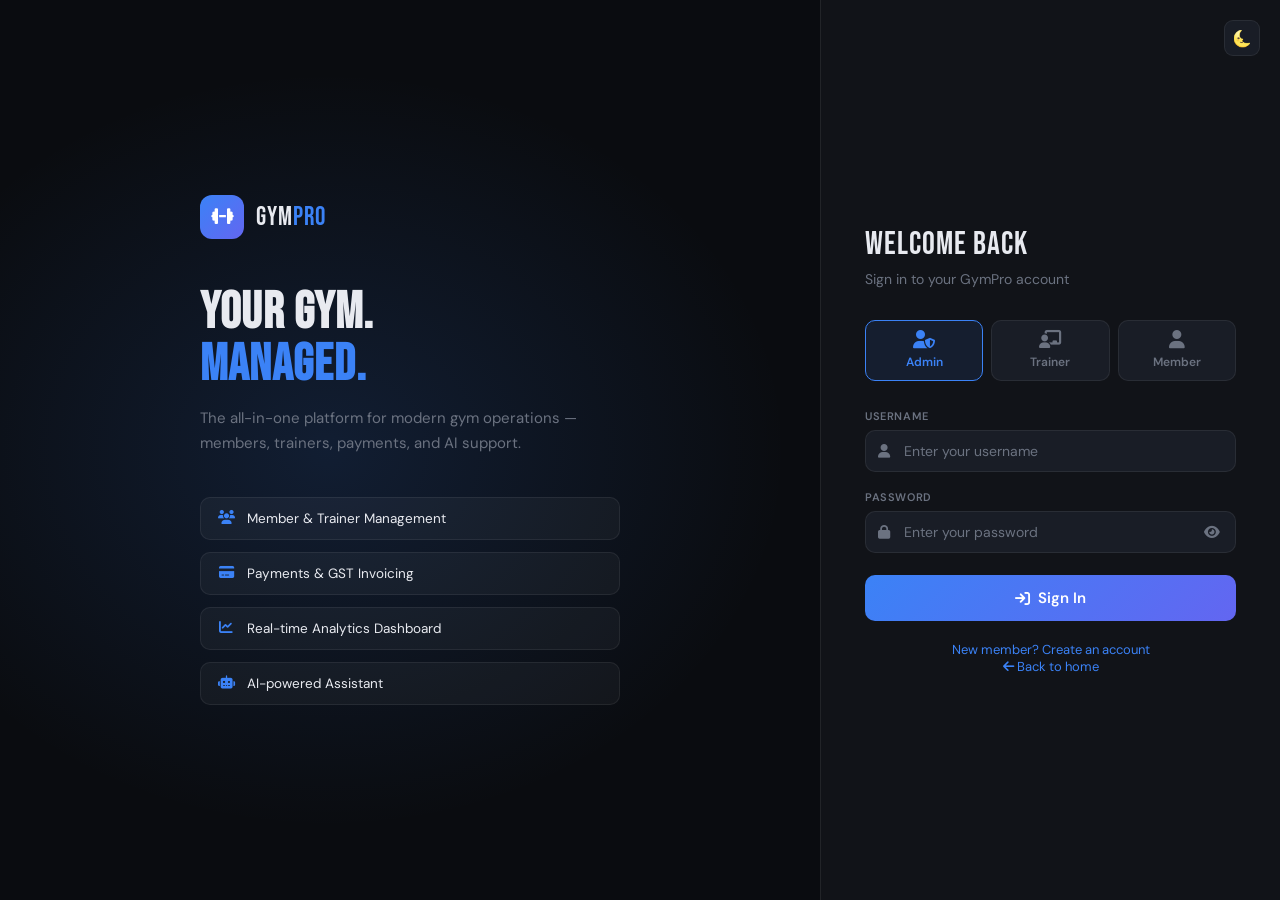
<file: frontend/attendance.html>
<!DOCTYPE html>
<html lang="en" data-theme="dark">
<head>
  <meta charset="UTF-8"><meta name="viewport" content="width=device-width, initial-scale=1.0">
  <title>GymPro — Attendance</title>
  <link rel="preconnect" href="https://fonts.googleapis.com">
  <link href="https://fonts.googleapis.com/css2?family=Bebas+Neue&family=DM+Sans:wght@300;400;500;600&family=DM+Mono:wght@400;500&display=swap" rel="stylesheet">
  <link rel="stylesheet" href="https://cdnjs.cloudflare.com/ajax/libs/font-awesome/6.4.0/css/all.min.css">
  <style>
    *,*::before,*::after{box-sizing:border-box;margin:0;padding:0}
    :root{--bg:#0a0c10;--surface:#111318;--surface2:#191d26;--border:rgba(255,255,255,0.07);--text:#e8eaf0;--muted:#6b7280;--accent:#3b82f6;--accent2:#6366f1;--green:#22c55e;--yellow:#eab308;--red:#ef4444;--radius:14px;--sidebar-w:240px;--font-body:'DM Sans',sans-serif;--font-head:'Bebas Neue',sans-serif;--font-mono:'DM Mono',monospace;}
    [data-theme="light"]{--bg:#f0f2f7;--surface:#fff;--surface2:#f8fafc;--border:rgba(0,0,0,0.08);--text:#1a1f2e;--muted:#94a3b8;}
    html,body{height:100%;}body{font-family:var(--font-body);background:var(--bg);color:var(--text);display:flex;overflow:hidden;transition:background .3s,color .3s;}
    a{text-decoration:none;color:inherit;}::-webkit-scrollbar{width:5px;}::-webkit-scrollbar-track{background:transparent;}::-webkit-scrollbar-thumb{background:var(--border);border-radius:99px;}
    .sidebar{width:var(--sidebar-w);min-height:100vh;background:var(--surface);border-right:1px solid var(--border);display:flex;flex-direction:column;padding:28px 0 24px;position:fixed;top:0;left:0;bottom:0;z-index:100;}
    .sidebar-logo{display:flex;align-items:center;gap:10px;padding:0 20px 28px;border-bottom:1px solid var(--border);}
    .logo-icon{width:38px;height:38px;background:linear-gradient(135deg,var(--accent),var(--accent2));border-radius:10px;display:grid;place-items:center;font-size:16px;color:#fff;flex-shrink:0;}
    .logo-text{font-family:var(--font-head);font-size:22px;letter-spacing:1px;}.logo-text span{color:var(--accent);}
    .sidebar-section{padding:20px 12px 8px;}.sidebar-label{font-size:10px;font-weight:600;letter-spacing:1.5px;text-transform:uppercase;color:var(--muted);padding:0 10px;margin-bottom:6px;}
    .sidebar a{display:flex;align-items:center;gap:12px;padding:11px 14px;border-radius:10px;color:var(--muted);font-size:14px;font-weight:500;transition:all .18s;position:relative;}
    .sidebar a:hover{background:var(--surface2);color:var(--text);}.sidebar a.active{background:rgba(59,130,246,.12);color:var(--accent);}
    .sidebar a.active::before{content:'';position:absolute;left:0;top:25%;bottom:25%;width:3px;background:var(--accent);border-radius:0 3px 3px 0;}
    .sidebar a i{width:18px;text-align:center;font-size:15px;}
    .sidebar-footer{margin-top:auto;padding:16px 16px 0;border-top:1px solid var(--border);}
    .user-card{display:flex;align-items:center;gap:10px;padding:12px;background:var(--surface2);border-radius:10px;}
    .user-avatar{width:36px;height:36px;background:linear-gradient(135deg,var(--accent),var(--accent2));border-radius:50%;display:grid;place-items:center;font-size:14px;color:#fff;font-weight:700;flex-shrink:0;}
    .user-name{font-size:13px;font-weight:600;}.user-role{font-size:11px;color:var(--muted);}
    .logout-btn{display:flex;align-items:center;gap:6px;background:none;border:none;color:var(--red);font-size:12px;font-weight:500;cursor:pointer;padding:8px 12px;border-radius:8px;width:100%;margin-top:6px;font-family:var(--font-body);transition:background .15s;}
    .logout-btn:hover{background:rgba(239,68,68,.1);}
    .main{margin-left:var(--sidebar-w);flex:1;height:100vh;overflow-y:auto;padding:32px 36px;}
    .topbar{display:flex;justify-content:space-between;align-items:flex-start;margin-bottom:28px;gap:20px;}
    .page-title{font-family:var(--font-head);font-size:40px;letter-spacing:1px;line-height:1;}
    .page-sub{color:var(--muted);font-size:14px;margin-top:6px;}
    .topbar-right{display:flex;align-items:center;gap:10px;flex-shrink:0;}
    .icon-btn{width:38px;height:38px;background:var(--surface);border:1px solid var(--border);border-radius:10px;display:grid;place-items:center;cursor:pointer;color:var(--muted);font-size:15px;transition:all .15s;}
    .icon-btn:hover{color:var(--text);border-color:var(--accent);}
    .btn-primary{display:inline-flex;align-items:center;gap:8px;padding:10px 18px;background:var(--accent);color:#fff;border:none;border-radius:9px;font-size:14px;font-weight:600;font-family:var(--font-body);cursor:pointer;transition:opacity .15s;}
    .btn-primary:hover{opacity:.88;}.btn-primary:disabled{opacity:.6;cursor:not-allowed;}

    /* layout */
    .content-grid{display:grid;grid-template-columns:340px 1fr;gap:18px;}

    /* mark attendance panel */
    .mark-card{background:var(--surface);border:1px solid var(--border);border-radius:var(--radius);padding:24px;animation:fadeUp .4s ease both;}
    @keyframes fadeUp{from{opacity:0;transform:translateY(12px)}to{opacity:1;transform:translateY(0)}}
    .mark-title{font-family:var(--font-head);font-size:22px;letter-spacing:1px;margin-bottom:18px;display:flex;align-items:center;gap:8px;}
    .mark-title i{color:var(--green);}
    .form-group{margin-bottom:16px;}
    .form-label{font-size:11px;font-weight:600;letter-spacing:.8px;text-transform:uppercase;color:var(--muted);display:block;margin-bottom:7px;}
    .form-control{width:100%;background:var(--surface2);border:1px solid var(--border);border-radius:9px;padding:11px 14px;color:var(--text);font-size:14px;font-family:var(--font-body);outline:none;transition:border-color .15s;}
    .form-control:focus{border-color:var(--accent);}.form-control::placeholder{color:var(--muted);}
    .member-found{font-size:13px;margin-top:6px;padding:8px 12px;border-radius:8px;background:rgba(34,197,94,.08);border:1px solid rgba(34,197,94,.2);color:var(--green);display:none;}
    .member-found.show{display:block;}
    .btn-checkin{width:100%;padding:13px;background:linear-gradient(135deg,var(--green),#16a34a);color:#fff;border:none;border-radius:10px;font-size:15px;font-weight:700;font-family:var(--font-body);cursor:pointer;transition:opacity .15s;margin-top:4px;}
    .btn-checkin:hover{opacity:.9;}.btn-checkin:disabled{opacity:.6;cursor:not-allowed;}

    /* today stats */
    .today-stats{display:grid;grid-template-columns:1fr 1fr;gap:10px;margin-bottom:18px;}
    .today-stat{background:var(--surface2);border:1px solid var(--border);border-radius:10px;padding:14px;text-align:center;}
    .today-stat-val{font-family:var(--font-head);font-size:28px;color:var(--green);letter-spacing:1px;}
    .today-stat-lbl{font-size:11px;color:var(--muted);margin-top:2px;}

    /* table */
    .table-card{background:var(--surface);border:1px solid var(--border);border-radius:var(--radius);overflow:hidden;animation:fadeUp .4s .05s ease both;}
    .card-header{display:flex;align-items:center;justify-content:space-between;padding:16px 20px;border-bottom:1px solid var(--border);}
    .card-title{font-size:15px;font-weight:600;display:flex;align-items:center;gap:8px;}
    .card-title i{color:var(--accent);}
    .date-input{background:var(--surface2);border:1px solid var(--border);border-radius:8px;padding:7px 12px;color:var(--text);font-size:13px;font-family:var(--font-body);outline:none;}
    .date-input:focus{border-color:var(--accent);}
    table{width:100%;border-collapse:collapse;}
    thead tr{border-bottom:1px solid var(--border);}
    th{padding:10px 18px;font-size:11px;font-weight:600;letter-spacing:1px;text-transform:uppercase;color:var(--muted);text-align:left;}
    tbody tr{border-bottom:1px solid var(--border);transition:background .15s;}
    tbody tr:last-child{border-bottom:none;}tbody tr:hover{background:var(--surface2);}
    td{padding:12px 18px;font-size:13.5px;vertical-align:middle;}
    .mini-avatar{width:28px;height:28px;border-radius:50%;background:linear-gradient(135deg,var(--accent),var(--accent2));display:grid;place-items:center;font-size:11px;font-weight:700;color:#fff;flex-shrink:0;}
    .member-cell{display:flex;align-items:center;gap:8px;}
    .time-badge{font-family:var(--font-mono);font-size:12px;background:var(--surface2);border:1px solid var(--border);padding:3px 8px;border-radius:6px;}
    .act-btn{width:28px;height:28px;border:1px solid var(--border);border-radius:7px;background:none;color:var(--muted);font-size:12px;cursor:pointer;display:grid;place-items:center;transition:all .15s;}
    .act-btn:hover{background:var(--surface2);color:var(--green);border-color:var(--green);}
    .empty-state{text-align:center;padding:40px;color:var(--muted);}
    .empty-state i{font-size:24px;margin-bottom:8px;display:block;opacity:.4;}
    .toast{position:fixed;bottom:24px;right:24px;background:var(--surface);border:1px solid var(--border);border-radius:12px;padding:14px 18px;font-size:13px;display:flex;align-items:center;gap:10px;box-shadow:0 8px 30px rgba(0,0,0,.4);transform:translateY(80px);opacity:0;transition:all .3s ease;z-index:9999;}
    .toast.show{transform:translateY(0);opacity:1;}
    @media(max-width:1000px){.content-grid{grid-template-columns:1fr;}}
  </style>
</head>
<body>
<aside class="sidebar">
  <div class="sidebar-logo"><div class="logo-icon"><i class="fas fa-dumbbell"></i></div><div class="logo-text">GYM<span>PRO</span></div></div>
  <div class="sidebar-section"><div class="sidebar-label">Main</div>
    <a href="dashboard.html"><i class="fas fa-chart-line"></i> Dashboard</a>
    <a href="members.html"><i class="fas fa-users"></i> Members</a>
    <a href="trainers.html"><i class="fas fa-person"></i> Trainers</a>
  </div>
  <div class="sidebar-section"><div class="sidebar-label">Finance</div>
    <a href="payments.html"><i class="fas fa-credit-card"></i> Payments</a>
    <a href="plans.html"><i class="fas fa-id-card"></i> Plans</a>
    <a href="memberships.html"><i class="fas fa-calendar-check"></i> Memberships</a>
  </div>
  <div class="sidebar-section"><div class="sidebar-label">Operations</div>
    <a href="attendance.html" class="active"><i class="fas fa-clipboard-check"></i> Attendance</a>
    <a href="reports.html"><i class="fas fa-chart-bar"></i> Reports</a>
  </div>
  <div class="sidebar-section"><div class="sidebar-label">Tools</div>
    <a href="workouts.html"><i class="fas fa-fire"></i> Workouts</a>
    <a href="chatbot.html"><i class="fas fa-robot"></i> AI Assistant</a>
  </div>
  <div class="sidebar-footer">
    <div class="user-card"><div class="user-avatar" id="userInitial">A</div><div><div class="user-name" id="sidebarUser">Admin</div><div class="user-role" id="sidebarRole">Administrator</div></div></div>
    <button class="logout-btn" onclick="doLogout()"><i class="fas fa-arrow-right-from-bracket"></i> Log out</button>
  </div>
</aside>

<main class="main">
  <div class="topbar">
    <div><div class="page-title">ATTENDANCE</div><div class="page-sub">Track daily member check-ins</div></div>
    <div class="topbar-right">
      <div class="icon-btn" onclick="toggleTheme()" id="themeBtn">🌜</div>
      <div class="icon-btn" onclick="loadToday()" title="Refresh"><i class="fas fa-arrows-rotate"></i></div>
    </div>
  </div>

  <div class="content-grid">

    <!-- Mark Attendance -->
    <div>
      <div class="mark-card">
        <div class="mark-title"><i class="fas fa-circle-check"></i> Mark Check-In</div>
        <div class="today-stats">
          <div class="today-stat"><div class="today-stat-val" id="todayCount">0</div><div class="today-stat-lbl">Check-ins Today</div></div>
          <div class="today-stat"><div class="today-stat-val" id="todayUnique">0</div><div class="today-stat-lbl">Unique Members</div></div>
        </div>
        <div class="form-group">
          <label class="form-label">Member ID</label>
          <input type="number" id="markMemberId" class="form-control" placeholder="Enter member ID" min="1" oninput="lookupMarkMember()">
          <div class="member-found" id="memberFound"><i class="fas fa-check-circle" style="margin-right:6px;"></i><span id="memberFoundName"></span></div>
        </div>
        <div class="form-group">
          <label class="form-label">Notes (optional)</label>
          <input type="text" id="markNotes" class="form-control" placeholder="e.g. Morning session">
        </div>
        <button class="btn-checkin" id="checkinBtn" onclick="markCheckin()">
          <i class="fas fa-sign-in-alt"></i> Mark Check-In
        </button>
      </div>
    </div>

    <!-- Today's Attendance Table -->
    <div class="table-card">
      <div class="card-header">
        <div class="card-title"><i class="fas fa-clipboard-list"></i> Attendance Log</div>
        <input type="date" id="dateFilter" class="date-input" onchange="loadByDate()">
      </div>
      <div style="overflow-x:auto;">
        <table>
          <thead><tr>
            <th>Member</th><th>Check-In</th><th>Check-Out</th><th>Duration</th><th>Notes</th><th></th>
          </tr></thead>
          <tbody id="attendanceBody">
            <tr><td colspan="6"><div class="empty-state"><i class="fas fa-spinner fa-spin"></i> Loading…</div></td></tr>
          </tbody>
        </table>
      </div>
    </div>
  </div>
</main>

<div class="toast" id="toast"><i class="fas fa-check-circle" style="color:var(--green);"></i><span id="toastMsg">Done!</span></div>

<script src="js/config.js"></script>
<script>
  const API = window.GYM_API_BASE_URL;
  let allMembers = [];

  function getUser(){try{return JSON.parse(localStorage.getItem('gymUser'))||JSON.parse(localStorage.getItem('currentUser'))||null;}catch(e){return null;}}
  function apiFetch(path,opts){opts=opts||{};const user=getUser();const headers=Object.assign({},opts.headers||{});if(!headers['Content-Type']&&opts.body)headers['Content-Type']='application/json';if(user)headers['X-User']=JSON.stringify(user);return fetch(API+path,{credentials:'include',method:opts.method||'GET',body:opts.body||undefined,headers});}
  function showToast(msg,type){const t=document.getElementById('toast');t.querySelector('i').style.color=type==='error'?'var(--red)':'var(--green)';document.getElementById('toastMsg').textContent=msg;t.classList.add('show');setTimeout(()=>t.classList.remove('show'),2800);}

  function fmtTime(dt){if(!dt)return'—';const d=new Date(dt);if(isNaN(d))return dt;return d.toLocaleTimeString('en-IN',{hour:'2-digit',minute:'2-digit'});}
  function duration(ci,co){if(!ci||!co)return'—';const diff=Math.round((new Date(co)-new Date(ci))/60000);if(diff<60)return diff+'m';return Math.floor(diff/60)+'h '+(diff%60)+'m';}

  function loadMembers(){
    apiFetch('/members').then(r=>r.json()).then(data=>{allMembers=data;}).catch(()=>{});
  }

  function lookupMarkMember(){
    const id=parseInt(document.getElementById('markMemberId').value);
    const found=document.getElementById('memberFound');
    const name=document.getElementById('memberFoundName');
    if(!id){found.classList.remove('show');return;}
    const m=allMembers.find(x=>x.member_id===id);
    if(m){name.textContent=m.name+' ('+( m.status||'active')+')';found.classList.add('show');}
    else{found.classList.remove('show');}
  }

  function markCheckin(){
    const memberId=document.getElementById('markMemberId').value;
    if(!memberId){showToast('Enter a member ID','error');return;}
    const btn=document.getElementById('checkinBtn');btn.disabled=true;btn.innerHTML='<i class="fas fa-spinner fa-spin"></i> Marking…';
    apiFetch('/attendance',{method:'POST',body:JSON.stringify({member_id:parseInt(memberId),notes:document.getElementById('markNotes').value||''})})
      .then(r=>{if(!r.ok)return r.json().then(e=>{throw new Error(e.error);});return r.json();})
      .then(()=>{document.getElementById('markMemberId').value='';document.getElementById('markNotes').value='';document.getElementById('memberFound').classList.remove('show');loadToday();showToast('Check-in marked ✓');})
      .catch(e=>showToast(e.message||'Failed','error'))
      .finally(()=>{btn.disabled=false;btn.innerHTML='<i class="fas fa-sign-in-alt"></i> Mark Check-In';});
  }

  function loadToday(){
    apiFetch('/attendance/today').then(r=>r.json()).then(data=>{
      document.getElementById('todayCount').textContent=data.length;
      const unique=new Set(data.map(a=>a.member_id)).size;
      document.getElementById('todayUnique').textContent=unique;
      renderTable(data);
    }).catch(err=>showToast('Failed: '+err.message,'error'));
  }

  function loadByDate(){
    const date=document.getElementById('dateFilter').value;
    if(!date){loadToday();return;}
    apiFetch('/attendance?date='+date).then(r=>r.json()).then(renderTable).catch(()=>{});
  }

  function renderTable(data){
    const tbody=document.getElementById('attendanceBody');
    if(!data.length){tbody.innerHTML='<tr><td colspan="6"><div class="empty-state"><i class="fas fa-clipboard-check"></i>No attendance records for this date.</div></td></tr>';return;}
    tbody.innerHTML=data.map(a=>{
      const name=a.member_name||'Unknown';
      const initials=name.split(' ').map(w=>w[0]).join('').slice(0,2).toUpperCase();
      const dur=duration(a.check_in,a.check_out);
      return `<tr>
        <td><div class="member-cell"><div class="mini-avatar">${initials}</div><div><div style="font-weight:600;">${name}</div><div style="font-size:11px;color:var(--muted);">#${a.member_id}</div></div></div></td>
        <td><span class="time-badge" style="color:var(--green);">${fmtTime(a.check_in)}</span></td>
        <td>${a.check_out?`<span class="time-badge" style="color:var(--red);">${fmtTime(a.check_out)}</span>`:'<span style="color:var(--muted);font-size:12px;">Still in</span>'}</td>
        <td style="font-size:12.5px;color:var(--muted);">${dur}</td>
        <td style="font-size:12.5px;color:var(--muted);">${a.notes||'—'}</td>
        <td>${!a.check_out?`<button class="act-btn" title="Mark Check-Out" onclick="markCheckout(${a.attendance_id})"><i class="fas fa-sign-out-alt"></i></button>`:''}</td>
      </tr>`;
    }).join('');
  }

  function markCheckout(id){
    apiFetch('/attendance/'+id+'/checkout',{method:'PUT'})
      .then(r=>{if(!r.ok)throw new Error();return r.json();})
      .then(()=>{loadToday();showToast('Checked out ✓');})
      .catch(()=>showToast('Failed','error'));
  }

  function toggleTheme(){const html=document.documentElement;const dark=html.getAttribute('data-theme')==='dark';html.setAttribute('data-theme',dark?'light':'dark');document.getElementById('themeBtn').textContent=dark?'🌞':'🌜';localStorage.setItem('gymTheme',dark?'light':'dark');}
  function doLogout(){apiFetch('/logout',{method:'POST'}).catch(()=>{}).finally(()=>{localStorage.removeItem('gymUser');localStorage.removeItem('currentUser');window.location.href='login.html';});}

  document.addEventListener('DOMContentLoaded',()=>{
    const theme=localStorage.getItem('gymTheme')||'dark';document.documentElement.setAttribute('data-theme',theme);document.getElementById('themeBtn').textContent=theme==='dark'?'🌜':'🌞';
    document.getElementById('dateFilter').value=new Date().toISOString().split('T')[0];
    const user=getUser();if(!user){window.location.href='login.html';return;}
    document.getElementById('sidebarUser').textContent=user.username||'User';
    document.getElementById('userInitial').textContent=(user.username||'A')[0].toUpperCase();
    document.getElementById('sidebarRole').textContent=(user.role||'').charAt(0).toUpperCase()+(user.role||'').slice(1);
    loadMembers();loadToday();
  });
</script>
</body>
</html>
</file>
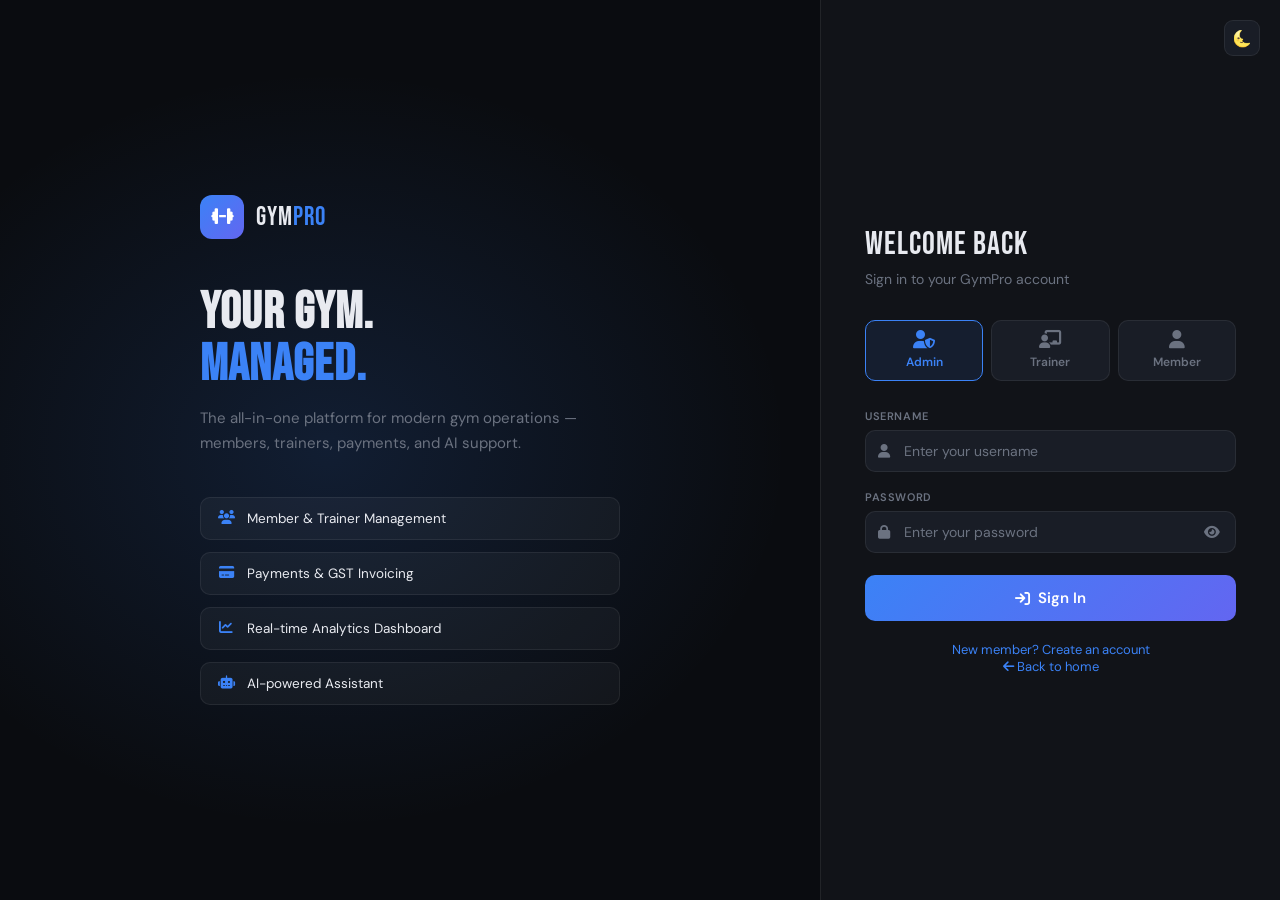
<file: frontend/chatbot.html>
<!DOCTYPE html>
<html lang="en" data-theme="dark">
<head>
  <meta charset="UTF-8"><meta name="viewport" content="width=device-width, initial-scale=1.0">
  <title>GymPro — AI Assistant</title>
  <link rel="preconnect" href="https://fonts.googleapis.com">
  <link href="https://fonts.googleapis.com/css2?family=Bebas+Neue&family=DM+Sans:wght@300;400;500;600&family=DM+Mono:wght@400;500&display=swap" rel="stylesheet">
  <link rel="stylesheet" href="https://cdnjs.cloudflare.com/ajax/libs/font-awesome/6.4.0/css/all.min.css">
  <style>
    *,*::before,*::after{box-sizing:border-box;margin:0;padding:0}
    :root{--bg:#0a0c10;--surface:#111318;--surface2:#191d26;--border:rgba(255,255,255,0.07);--text:#e8eaf0;--muted:#6b7280;--accent:#3b82f6;--accent2:#6366f1;--green:#22c55e;--red:#ef4444;--yellow:#eab308;--radius:14px;--sidebar-w:240px;--font-body:'DM Sans',sans-serif;--font-head:'Bebas Neue',sans-serif;--font-mono:'DM Mono',monospace;}
    [data-theme="light"]{--bg:#f0f2f7;--surface:#fff;--surface2:#f8fafc;--border:rgba(0,0,0,0.08);--text:#1a1f2e;--muted:#94a3b8;}
    html,body{height:100%;}body{font-family:var(--font-body);background:var(--bg);color:var(--text);display:flex;overflow:hidden;}a{text-decoration:none;color:inherit;}
    ::-webkit-scrollbar{width:5px;}::-webkit-scrollbar-track{background:transparent;}::-webkit-scrollbar-thumb{background:var(--border);border-radius:99px;}
    .sidebar{width:var(--sidebar-w);min-height:100vh;background:var(--surface);border-right:1px solid var(--border);display:flex;flex-direction:column;padding:28px 0 24px;position:fixed;top:0;left:0;bottom:0;z-index:100;}
    .sidebar-logo{display:flex;align-items:center;gap:10px;padding:0 20px 28px;border-bottom:1px solid var(--border);}
    .logo-icon{width:38px;height:38px;background:linear-gradient(135deg,var(--accent),var(--accent2));border-radius:10px;display:grid;place-items:center;font-size:16px;color:#fff;flex-shrink:0;}
    .logo-text{font-family:var(--font-head);font-size:22px;letter-spacing:1px;}.logo-text span{color:var(--accent);}
    .sidebar-section{padding:20px 12px 8px;}.sidebar-label{font-size:10px;font-weight:600;letter-spacing:1.5px;text-transform:uppercase;color:var(--muted);padding:0 10px;margin-bottom:6px;}
    .sidebar a{display:flex;align-items:center;gap:12px;padding:11px 14px;border-radius:10px;color:var(--muted);font-size:14px;font-weight:500;transition:all .18s;position:relative;}
    .sidebar a:hover{background:var(--surface2);color:var(--text);}.sidebar a.active{background:rgba(59,130,246,.12);color:var(--accent);}
    .sidebar a.active::before{content:'';position:absolute;left:0;top:25%;bottom:25%;width:3px;background:var(--accent);border-radius:0 3px 3px 0;}
    .sidebar a i{width:18px;text-align:center;font-size:15px;}
    .sidebar-footer{margin-top:auto;padding:16px 16px 0;border-top:1px solid var(--border);}
    .user-card{display:flex;align-items:center;gap:10px;padding:12px;background:var(--surface2);border-radius:10px;}
    .user-avatar{width:36px;height:36px;background:linear-gradient(135deg,var(--accent),var(--accent2));border-radius:50%;display:grid;place-items:center;font-size:14px;color:#fff;font-weight:700;flex-shrink:0;}
    .user-name{font-size:13px;font-weight:600;}.user-role{font-size:11px;color:var(--muted);}
    .logout-btn{display:flex;align-items:center;gap:6px;background:none;border:none;color:var(--red);font-size:12px;font-weight:500;cursor:pointer;padding:8px 12px;border-radius:8px;width:100%;margin-top:6px;font-family:var(--font-body);}
    .logout-btn:hover{background:rgba(239,68,68,.1);}

    /* CHAT LAYOUT */
    .main{margin-left:var(--sidebar-w);flex:1;height:100vh;display:flex;flex-direction:column;overflow:hidden;}
    .chat-header{padding:20px 32px;border-bottom:1px solid var(--border);display:flex;align-items:center;justify-content:space-between;flex-shrink:0;background:var(--surface);}
    .chat-header-left{display:flex;align-items:center;gap:14px;}
    .bot-avatar{width:44px;height:44px;background:linear-gradient(135deg,var(--accent),var(--accent2));border-radius:12px;display:grid;place-items:center;font-size:18px;color:#fff;position:relative;}
    .bot-status{position:absolute;bottom:-2px;right:-2px;width:12px;height:12px;background:var(--green);border:2px solid var(--surface);border-radius:50%;}
    .chat-header-info h2{font-size:16px;font-weight:700;}
    .chat-header-info p{font-size:12.5px;color:var(--muted);}
    .header-actions{display:flex;gap:8px;}
    .icon-btn{width:36px;height:36px;background:var(--surface2);border:1px solid var(--border);border-radius:9px;display:grid;place-items:center;cursor:pointer;color:var(--muted);font-size:14px;transition:all .15s;}
    .icon-btn:hover{color:var(--text);border-color:var(--accent);}

    /* MESSAGES */
    .chat-messages{flex:1;overflow-y:auto;padding:24px 32px;display:flex;flex-direction:column;gap:16px;}
    .msg{display:flex;gap:12px;align-items:flex-end;animation:msgIn .25s ease both;}
    @keyframes msgIn{from{opacity:0;transform:translateY(8px)}to{opacity:1;transform:translateY(0)}}
    .msg.user{flex-direction:row-reverse;}
    .msg-avatar{width:32px;height:32px;border-radius:50%;display:grid;place-items:center;font-size:13px;font-weight:700;color:#fff;flex-shrink:0;}
    .msg.bot .msg-avatar{background:linear-gradient(135deg,var(--accent),var(--accent2));}
    .msg.user .msg-avatar{background:linear-gradient(135deg,var(--green),#16a34a);}
    .msg-bubble{max-width:72%;padding:12px 16px;border-radius:16px;font-size:14px;line-height:1.6;}
    .msg.bot .msg-bubble{background:var(--surface);border:1px solid var(--border);border-bottom-left-radius:4px;}
    .msg.user .msg-bubble{background:var(--accent);color:#fff;border-bottom-right-radius:4px;}
    .msg-time{font-size:11px;color:var(--muted);margin-top:4px;text-align:right;}
    .msg.bot .msg-time{text-align:left;}

    /* TYPING */
    .typing-indicator{display:flex;align-items:center;gap:4px;padding:14px 16px;}
    .typing-dot{width:7px;height:7px;background:var(--muted);border-radius:50%;animation:typingPulse 1.2s ease-in-out infinite;}
    .typing-dot:nth-child(2){animation-delay:.2s;}
    .typing-dot:nth-child(3){animation-delay:.4s;}
    @keyframes typingPulse{0%,80%,100%{transform:scale(1);opacity:.5;}40%{transform:scale(1.2);opacity:1;}}

    /* SUGGESTIONS */
    .suggestions{padding:0 32px 16px;display:flex;gap:8px;flex-wrap:wrap;flex-shrink:0;}
    .suggest-btn{padding:8px 14px;background:var(--surface);border:1px solid var(--border);border-radius:20px;color:var(--muted);font-size:12.5px;font-family:var(--font-body);cursor:pointer;transition:all .15s;display:flex;align-items:center;gap:6px;}
    .suggest-btn:hover{color:var(--text);border-color:var(--accent);background:rgba(59,130,246,.05);}
    .suggest-btn i{color:var(--accent);font-size:11px;}

    /* INPUT */
    .chat-input-area{padding:16px 32px 20px;border-top:1px solid var(--border);flex-shrink:0;background:var(--surface);}
    .input-wrap{display:flex;gap:10px;align-items:flex-end;background:var(--surface2);border:1px solid var(--border);border-radius:14px;padding:10px 14px;transition:border-color .15s;}
    .input-wrap:focus-within{border-color:var(--accent);}
    #chatInput{flex:1;background:none;border:none;outline:none;color:var(--text);font-size:14px;font-family:var(--font-body);resize:none;max-height:120px;line-height:1.5;}
    #chatInput::placeholder{color:var(--muted);}
    .send-btn{width:36px;height:36px;background:var(--accent);border:none;border-radius:9px;color:#fff;font-size:14px;cursor:pointer;display:grid;place-items:center;flex-shrink:0;transition:opacity .15s,transform .15s;}
    .send-btn:hover{opacity:.9;transform:scale(1.05);}
    .send-btn:disabled{opacity:.4;cursor:not-allowed;transform:none;}

    /* WELCOME */
    .welcome-screen{display:flex;flex-direction:column;align-items:center;justify-content:center;height:100%;gap:16px;text-align:center;padding:40px;}
    .welcome-icon{width:64px;height:64px;background:linear-gradient(135deg,var(--accent),var(--accent2));border-radius:18px;display:grid;place-items:center;font-size:26px;color:#fff;margin-bottom:8px;}
    .welcome-title{font-family:var(--font-head);font-size:32px;letter-spacing:1px;}
    .welcome-sub{color:var(--muted);font-size:14px;max-width:360px;line-height:1.6;}

    @media(max-width:860px){.sidebar{transform:translateX(-100%)}.main{margin-left:0;}.chat-messages{padding:16px;}.chat-input-area{padding:12px 16px 16px;}.suggestions{padding:0 16px 12px;}}
  </style>
</head>
<body>
  <aside class="sidebar">
    <div class="sidebar-logo"><div class="logo-icon"><i class="fas fa-dumbbell"></i></div><div class="logo-text">GYM<span>PRO</span></div></div>
    <div class="sidebar-section"><div class="sidebar-label">Main</div>
      <a href="dashboard.html"><i class="fas fa-chart-line"></i> Dashboard</a>
      <a href="members.html" data-role="admin,trainer"><i class="fas fa-users"></i> Members</a>
      <a href="trainers.html" data-role="admin,trainer"><i class="fas fa-person"></i> Trainers</a>
    </div>
    <div class="sidebar-section"><div class="sidebar-label">Finance</div>
      <a href="payments.html" data-role="admin,trainer"><i class="fas fa-credit-card"></i> Payments</a>
    </div>
    <div class="sidebar-section"><div class="sidebar-label">Tools</div>
      <a href="workouts.html"><i class="fas fa-fire"></i> Workouts</a>
      <a href="chatbot.html" class="active"><i class="fas fa-robot"></i> AI Assistant</a>
    </div>
    <div class="sidebar-footer">
      <div class="user-card"><div class="user-avatar" id="userInitial">A</div><div><div class="user-name" id="sidebarUser">Admin</div><div class="user-role" id="sidebarRole">Administrator</div></div></div>
      <button class="logout-btn" onclick="doLogout()"><i class="fas fa-arrow-right-from-bracket"></i> Log out</button>
    </div>
  </aside>

  <div class="main">
    <!-- Chat Header -->
    <div class="chat-header">
      <div class="chat-header-left">
        <div class="bot-avatar"><i class="fas fa-robot"></i><div class="bot-status"></div></div>
        <div class="chat-header-info"><h2>GymPro AI Assistant</h2><p>Always ready to help — ask me anything</p></div>
      </div>
      <div class="header-actions">
        <div class="icon-btn" onclick="clearChat()" title="Clear chat"><i class="fas fa-trash-can"></i></div>
        <div class="icon-btn" onclick="toggleTheme()" id="themeBtn">🌜</div>
      </div>
    </div>

    <!-- Messages -->
    <div class="chat-messages" id="chatMessages">
      <div class="welcome-screen" id="welcomeScreen">
        <div class="welcome-icon"><i class="fas fa-robot"></i></div>
        <div class="welcome-title">GymPro AI</div>
        <div class="welcome-sub">Your intelligent gym management assistant. Ask about members, revenue, workouts, schedules, or anything else.</div>
      </div>
    </div>

    <!-- Suggestions -->
    <div class="suggestions" id="suggestions">
      <button class="suggest-btn" onclick="sendSuggestion(this)"><i class="fas fa-users"></i> How many active members?</button>
      <button class="suggest-btn" onclick="sendSuggestion(this)"><i class="fas fa-indian-rupee-sign"></i> Monthly revenue</button>
      <button class="suggest-btn" onclick="sendSuggestion(this)"><i class="fas fa-dumbbell"></i> Best workout for beginners</button>
      <button class="suggest-btn" onclick="sendSuggestion(this)"><i class="fas fa-triangle-exclamation"></i> Pending payments</button>
    </div>

    <!-- Input -->
    <div class="chat-input-area">
      <div class="input-wrap">
        <textarea id="chatInput" placeholder="Ask me anything about your gym…" rows="1" oninput="autoResize(this)"></textarea>
        <button class="send-btn" id="sendBtn" onclick="sendMessage()"><i class="fas fa-paper-plane"></i></button>
      </div>
    </div>
  </div>

  <script src="js/config.js"></script>
  <script>
    const API = window.GYM_API_BASE_URL;
    let isTyping = false;
    let userInitials = 'U';

    function getUser(){ try{return JSON.parse(localStorage.getItem('gymUser'))||JSON.parse(localStorage.getItem('currentUser'));}catch{return null;} }
    function apiFetch(path, opts) {
      opts = opts || {};
      const user = getUser();
      const headers = Object.assign({}, opts.headers || {});
      if (!headers['Content-Type'] && opts.body) headers['Content-Type'] = 'application/json';
      if (user) headers['X-User'] = JSON.stringify(user);
      return fetch(API + path, { credentials: 'include', method: opts.method || 'GET', body: opts.body, headers });
    }

    function autoResize(el){el.style.height='auto';el.style.height=Math.min(el.scrollHeight,120)+'px';}

    function timeNow(){return new Date().toLocaleTimeString('en-IN',{hour:'2-digit',minute:'2-digit'});}

    function hideWelcome(){
      const ws=document.getElementById('welcomeScreen');
      if(ws)ws.style.display='none';
    }

    function appendMessage(text,sender='bot'){
      hideWelcome();
      const container=document.getElementById('chatMessages');
      const msg=document.createElement('div');
      msg.className=`msg ${sender}`;
      const initials=sender==='bot'?'AI':userInitials;
      msg.innerHTML=`
        <div class="msg-avatar">${initials}</div>
        <div>
          <div class="msg-bubble">${text}</div>
          <div class="msg-time">${timeNow()}</div>
        </div>`;
      container.appendChild(msg);
      container.scrollTop=container.scrollHeight;
      return msg;
    }

    function showTyping(){
      hideWelcome();
      const container=document.getElementById('chatMessages');
      const el=document.createElement('div');
      el.className='msg bot';el.id='typingIndicator';
      el.innerHTML=`<div class="msg-avatar">AI</div><div class="msg-bubble"><div class="typing-indicator"><div class="typing-dot"></div><div class="typing-dot"></div><div class="typing-dot"></div></div></div>`;
      container.appendChild(el);
      container.scrollTop=container.scrollHeight;
    }
    function removeTyping(){const el=document.getElementById('typingIndicator');if(el)el.remove();}

    function sendSuggestion(btn){
      document.getElementById('chatInput').value=btn.textContent.trim();
      sendMessage();
    }

    async function sendMessage(){
      const input=document.getElementById('chatInput');
      const text=input.value.trim();
      if(!text||isTyping)return;
      input.value='';input.style.height='auto';
      appendMessage(text,'user');
      document.getElementById('suggestions').style.display='none';
      isTyping=true;
      document.getElementById('sendBtn').disabled=true;
      showTyping();

      try{
        // Try backend chat endpoint
        const res=await apiFetch('/chat',{
          method:'POST',
          body:JSON.stringify({message:text})
        });
        removeTyping();
        if(res.ok){
          const data=await res.json();
          const reply=data.reply||data.message||data.response||'I received your message.';
          appendMessage(reply,'bot');
        } else {
          // Fallback: smart local responses
          const reply=localReply(text);
          appendMessage(reply,'bot');
        }
      } catch {
        removeTyping();
        const reply=localReply(text);
        appendMessage(reply,'bot');
      }

      isTyping=false;
      document.getElementById('sendBtn').disabled=false;
    }

    function localReply(text){
      const t=text.toLowerCase();
      if(t.includes('member')&&(t.includes('how many')||t.includes('count')||t.includes('total')))
        return 'To check your total members, head over to the <a href="members.html" style="color:var(--accent);">Members page</a>. You can also see the count on the Dashboard.';
      if(t.includes('revenue')||t.includes('income')||t.includes('money'))
        return 'Monthly revenue is displayed on your <a href="dashboard.html" style="color:var(--accent);">Dashboard</a> and in detail on the <a href="payments.html" style="color:var(--accent);">Payments page</a>.';
      if(t.includes('workout')||t.includes('exercise')||t.includes('fitness'))
        return 'Browse all workout plans on the <a href="workouts.html" style="color:var(--accent);">Workouts page</a>. You can filter by difficulty — Beginner, Intermediate, or Advanced.';
      if(t.includes('trainer'))
        return 'You can view and manage all trainers on the <a href="trainers.html" style="color:var(--accent);">Trainers page</a>.';
      if(t.includes('payment')||t.includes('due')||t.includes('pending'))
        return 'Check pending and due payments on the <a href="payments.html" style="color:var(--accent);">Payments page</a>. You can also mark payments as paid there.';
      if(t.includes('dashboard'))
        return 'Your <a href="dashboard.html" style="color:var(--accent);">Dashboard</a> shows an overview of members, trainers, revenue, and due payments in real time.';
      if(t.includes('hello')||t.includes('hi')||t.includes('hey'))
        return `Hello! 👋 I'm the GymPro AI assistant. Ask me anything about your gym — members, payments, workouts, or trainers.`;
      if(t.includes('help'))
        return 'I can help you with: member management, payment tracking, workout plans, trainer schedules, and dashboard insights. What do you need?';
      return `I can help with questions about members, payments, workouts, and trainers. Try asking "How many members do we have?" or "Show pending payments".`;
    }

    function clearChat(){
      const container=document.getElementById('chatMessages');
      container.innerHTML=`<div class="welcome-screen" id="welcomeScreen">
        <div class="welcome-icon"><i class="fas fa-robot"></i></div>
        <div class="welcome-title">GymPro AI</div>
        <div class="welcome-sub">Your intelligent gym management assistant. Ask about members, revenue, workouts, schedules, or anything else.</div>
      </div>`;
      document.getElementById('suggestions').style.display='flex';
    }

    function doLogout(){apiFetch('/logout',{method:'POST'}).catch(()=>{}).finally(()=>{localStorage.removeItem('gymUser');localStorage.removeItem('currentUser');window.location.href='login.html';});}
    function toggleTheme(){const html=document.documentElement;const isDark=html.getAttribute('data-theme')==='dark';html.setAttribute('data-theme',isDark?'light':'dark');document.getElementById('themeBtn').textContent=isDark?'🌞':'🌜';localStorage.setItem('gymTheme',isDark?'light':'dark');}

    document.getElementById('chatInput').addEventListener('keydown',e=>{
      if(e.key==='Enter'&&!e.shiftKey){e.preventDefault();sendMessage();}
    });

    document.addEventListener('DOMContentLoaded',()=>{
      const theme=localStorage.getItem('gymTheme')||'dark';
      document.documentElement.setAttribute('data-theme',theme);
      document.getElementById('themeBtn').textContent=theme==='dark'?'🌜':'🌞';
      const user=getUser();
      if(!user){window.location.href='login.html';return;}
      const name=user.username||user.name||'User';
      userInitials=name[0].toUpperCase();
      document.getElementById('sidebarUser').textContent=name;
      document.getElementById('userInitial').textContent=userInitials;
      document.getElementById('sidebarRole').textContent=(user.role||'user').charAt(0).toUpperCase()+(user.role||'user').slice(1);
      document.querySelectorAll('[data-role]').forEach(el=>{if(!el.getAttribute('data-role').includes(user.role))el.style.display='none';});
    });
  </script>
</body>
</html>
</file>
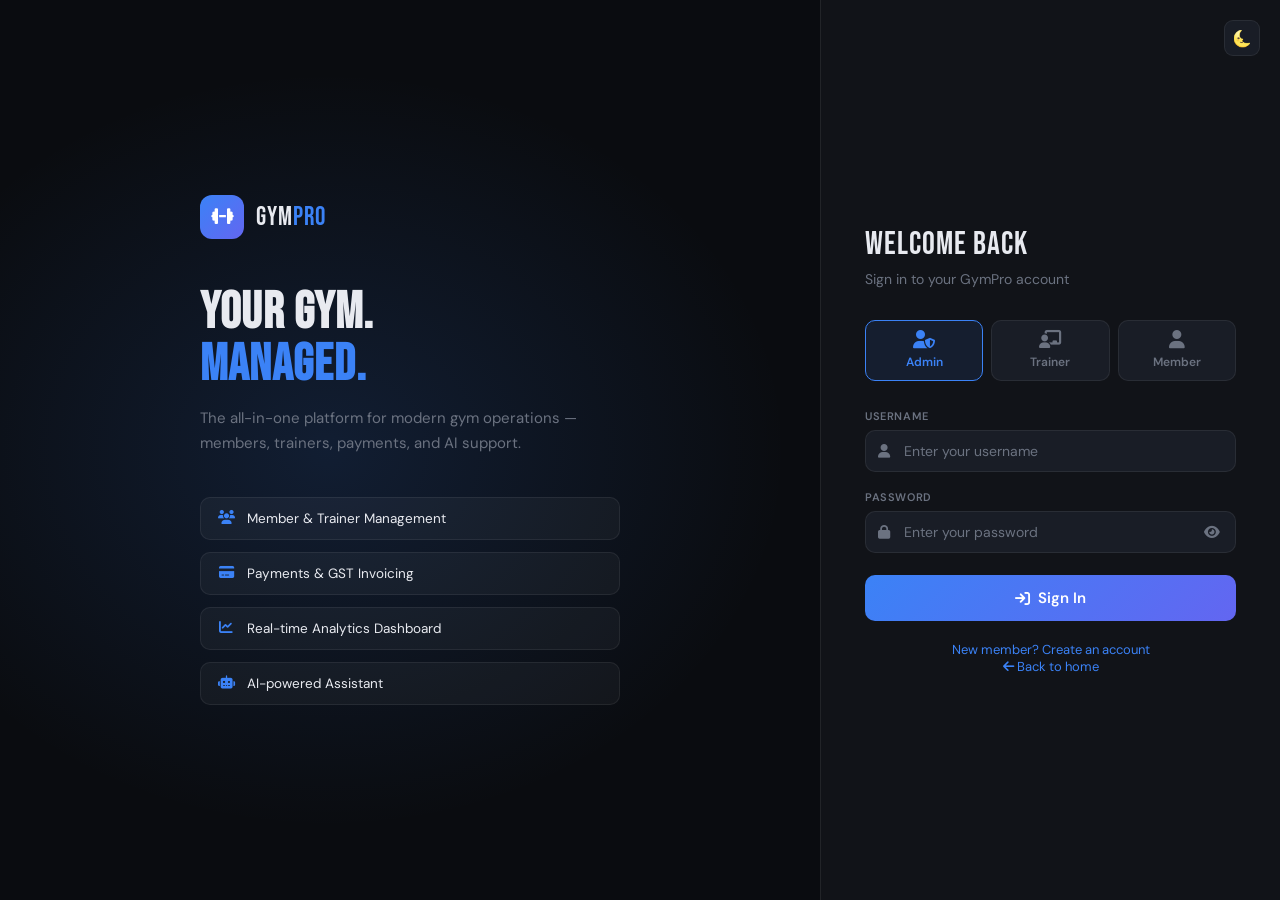
<file: frontend/dashboard.html>
<!DOCTYPE html>
<html lang="en" data-theme="dark">
<head>
  <meta charset="UTF-8">
  <meta name="viewport" content="width=device-width, initial-scale=1.0">
  <title>GymPro — Dashboard</title>
  <link rel="preconnect" href="https://fonts.googleapis.com">
  <link href="https://fonts.googleapis.com/css2?family=Bebas+Neue&family=DM+Sans:wght@300;400;500;600&family=DM+Mono:wght@400;500&display=swap" rel="stylesheet">
  <link rel="stylesheet" href="https://cdnjs.cloudflare.com/ajax/libs/font-awesome/6.4.0/css/all.min.css">
  <style>
    *, *::before, *::after { box-sizing: border-box; margin: 0; padding: 0; }

    :root {
      --bg:        #0a0c10;
      --surface:   #111318;
      --surface2:  #191d26;
      --border:    rgba(255,255,255,0.07);
      --text:      #e8eaf0;
      --muted:     #6b7280;
      --accent:    #3b82f6;
      --accent2:   #6366f1;
      --green:     #22c55e;
      --yellow:    #eab308;
      --red:       #ef4444;
      --radius:    14px;
      --sidebar-w: 240px;
      --font-body: 'DM Sans', sans-serif;
      --font-head: 'Bebas Neue', sans-serif;
      --font-mono: 'DM Mono', monospace;
    }
    [data-theme="light"] {
      --bg:      #f0f2f7;
      --surface: #ffffff;
      --surface2:#f8fafc;
      --border:  rgba(0,0,0,0.08);
      --text:    #1a1f2e;
      --muted:   #94a3b8;
    }

    html, body { height: 100%; }
    body {
      font-family: var(--font-body);
      background: var(--bg);
      color: var(--text);
      display: flex;
      overflow: hidden;
      transition: background .3s, color .3s;
    }
    a { text-decoration: none; color: inherit; }
    ::-webkit-scrollbar { width: 5px; }
    ::-webkit-scrollbar-track { background: transparent; }
    ::-webkit-scrollbar-thumb { background: var(--border); border-radius: 99px; }

    /* ── SIDEBAR ── */
    .sidebar {
      width: var(--sidebar-w);
      min-height: 100vh;
      background: var(--surface);
      border-right: 1px solid var(--border);
      display: flex; flex-direction: column;
      padding: 28px 0 24px;
      position: fixed; top: 0; left: 0; bottom: 0; z-index: 100;
    }
    .sidebar-logo {
      display: flex; align-items: center; gap: 10px;
      padding: 0 20px 28px; border-bottom: 1px solid var(--border);
    }
    .logo-icon {
      width: 38px; height: 38px;
      background: linear-gradient(135deg, var(--accent), var(--accent2));
      border-radius: 10px; display: grid; place-items: center;
      font-size: 16px; color: white; flex-shrink: 0;
    }
    .logo-text { font-family: var(--font-head); font-size: 22px; letter-spacing: 1px; }
    .logo-text span { color: var(--accent); }
    .sidebar-section { padding: 20px 12px 8px; }
    .sidebar-label {
      font-size: 10px; font-weight: 600; letter-spacing: 1.5px;
      text-transform: uppercase; color: var(--muted);
      padding: 0 10px; margin-bottom: 6px;
    }
    .sidebar a {
      display: flex; align-items: center; gap: 12px;
      padding: 11px 14px; border-radius: 10px;
      color: var(--muted); font-size: 14px; font-weight: 500;
      transition: all .18s; position: relative;
    }
    .sidebar a:hover { background: var(--surface2); color: var(--text); }
    .sidebar a.active { background: rgba(59,130,246,.12); color: var(--accent); }
    .sidebar a.active::before {
      content: ''; position: absolute; left: 0; top: 25%; bottom: 25%;
      width: 3px; background: var(--accent); border-radius: 0 3px 3px 0;
    }
    .sidebar a i { width: 18px; text-align: center; font-size: 15px; }
    .sidebar-footer {
      margin-top: auto; padding: 16px 16px 0;
      border-top: 1px solid var(--border);
    }
    .user-card {
      display: flex; align-items: center; gap: 10px;
      padding: 12px; background: var(--surface2); border-radius: 10px;
    }
    .user-avatar {
      width: 36px; height: 36px;
      background: linear-gradient(135deg, var(--accent), var(--accent2));
      border-radius: 50%; display: grid; place-items: center;
      font-size: 14px; color: white; font-weight: 700; flex-shrink: 0;
    }
    .user-name { font-size: 13px; font-weight: 600; }
    .user-role { font-size: 11px; color: var(--muted); }
    .logout-btn {
      display: flex; align-items: center; gap: 6px;
      background: none; border: none; color: var(--red);
      font-size: 12px; font-weight: 500; cursor: pointer;
      padding: 8px 12px; border-radius: 8px; width: 100%;
      margin-top: 6px; font-family: var(--font-body); transition: background .15s;
    }
    .logout-btn:hover { background: rgba(239,68,68,.1); }

    /* ── MAIN ── */
    .main {
      margin-left: var(--sidebar-w); flex: 1;
      height: 100vh; overflow-y: auto; padding: 32px 36px;
    }

    /* ── TOPBAR ── */
    .topbar {
      display: flex; justify-content: space-between;
      align-items: flex-start; margin-bottom: 32px; gap: 20px;
    }
    .page-title { font-family: var(--font-head); font-size: 40px; letter-spacing: 1px; line-height: 1; }
    .page-sub   { color: var(--muted); font-size: 14px; margin-top: 6px; }
    .topbar-right { display: flex; align-items: center; gap: 10px; flex-shrink: 0; }
    .topbar-pill {
      display: flex; align-items: center; gap: 8px;
      background: var(--surface); border: 1px solid var(--border);
      border-radius: 10px; padding: 8px 14px;
      font-size: 13px; color: var(--muted);
    }
    .topbar-pill span { color: var(--text); font-weight: 500; }
    .icon-btn {
      width: 38px; height: 38px;
      background: var(--surface); border: 1px solid var(--border);
      border-radius: 10px; display: grid; place-items: center;
      cursor: pointer; color: var(--muted); font-size: 15px; transition: all .15s;
    }
    .icon-btn:hover { color: var(--text); border-color: var(--accent); }

    /* ── STAT CARDS ── */
    .stats-grid {
      display: grid; grid-template-columns: repeat(4,1fr);
      gap: 16px; margin-bottom: 24px;
    }
    .stat-card {
      background: var(--surface); border: 1px solid var(--border);
      border-radius: var(--radius); padding: 22px 24px;
      position: relative; overflow: hidden;
      transition: transform .2s, box-shadow .2s;
      animation: fadeUp .5s ease both;
    }
    .stat-card:nth-child(1){animation-delay:.05s}
    .stat-card:nth-child(2){animation-delay:.10s}
    .stat-card:nth-child(3){animation-delay:.15s}
    .stat-card:nth-child(4){animation-delay:.20s}
    .stat-card:hover { transform: translateY(-3px); box-shadow: 0 12px 30px rgba(0,0,0,.3); }
    .stat-card::before {
      content:''; position:absolute; top:0; left:0; right:0; height:3px;
    }
    .stat-card.blue::before   { background: linear-gradient(90deg, var(--accent), var(--accent2)); }
    .stat-card.green::before  { background: linear-gradient(90deg, var(--green), #16a34a); }
    .stat-card.yellow::before { background: linear-gradient(90deg, var(--yellow), #d97706); }
    .stat-card.red::before    { background: linear-gradient(90deg, var(--red), #dc2626); }
    .stat-icon {
      width: 42px; height: 42px; border-radius: 10px;
      display: grid; place-items: center; font-size: 17px; margin-bottom: 14px;
    }
    .blue   .stat-icon { background: rgba(59,130,246,.15);  color: var(--accent); }
    .green  .stat-icon { background: rgba(34,197,94,.15);   color: var(--green); }
    .yellow .stat-icon { background: rgba(234,179,8,.15);   color: var(--yellow); }
    .red    .stat-icon { background: rgba(239,68,68,.15);   color: var(--red); }
    .stat-value {
      font-family: var(--font-head); font-size: 36px;
      letter-spacing: 1px; line-height: 1; margin-bottom: 4px;
    }
    .stat-label { font-size: 13px; color: var(--muted); font-weight: 500; }
    .stat-badge {
      display: inline-flex; align-items: center; gap: 4px;
      font-size: 11px; font-weight: 600;
      margin-top: 10px; padding: 3px 8px; border-radius: 20px;
    }
    .badge-up   { background: rgba(34,197,94,.12);  color: var(--green); }
    .badge-info { background: rgba(59,130,246,.12); color: var(--accent); }
    .badge-err  { background: rgba(239,68,68,.12);  color: var(--red); }

    /* ── CONTENT ROW ── */
    .content-row {
      display: grid; grid-template-columns: 1fr 310px;
      gap: 18px; animation: fadeUp .5s .25s ease both;
    }

    /* ── TABLE CARD ── */
    .table-card {
      background: var(--surface); border: 1px solid var(--border);
      border-radius: var(--radius); overflow: hidden;
    }
    .card-header {
      display: flex; align-items: center; justify-content: space-between;
      padding: 20px 24px 0;
    }
    .card-title {
      font-size: 15px; font-weight: 600;
      display: flex; align-items: center; gap: 8px;
    }
    .card-title i { color: var(--accent); }
    .search-wrap { position: relative; padding: 14px 24px; }
    .search-wrap i {
      position: absolute; left: 36px; top: 50%;
      transform: translateY(-50%); color: var(--muted); font-size: 13px;
    }
    .search-input {
      width: 100%; background: var(--surface2);
      border: 1px solid var(--border); border-radius: 8px;
      padding: 9px 12px 9px 34px; color: var(--text);
      font-size: 13px; font-family: var(--font-body); outline: none;
      transition: border-color .15s;
    }
    .search-input::placeholder { color: var(--muted); }
    .search-input:focus { border-color: var(--accent); }
    table { width: 100%; border-collapse: collapse; }
    thead tr { border-bottom: 1px solid var(--border); }
    th {
      padding: 10px 20px; font-size: 11px; font-weight: 600;
      letter-spacing: 1px; text-transform: uppercase;
      color: var(--muted); text-align: left;
    }
    tbody tr { border-bottom: 1px solid var(--border); transition: background .15s; }
    tbody tr:last-child { border-bottom: none; }
    tbody tr:hover { background: var(--surface2); }
    td { padding: 13px 20px; font-size: 13.5px; }
    .member-cell { display: flex; align-items: center; gap: 10px; }
    .mini-avatar {
      width: 30px; height: 30px; border-radius: 50%;
      background: linear-gradient(135deg, var(--accent), var(--accent2));
      display: grid; place-items: center;
      font-size: 11px; font-weight: 700; color: white; flex-shrink: 0;
    }
    .member-name-main { font-weight: 600; }
    .member-name-sub  { font-size: 11px; color: var(--muted); }
    .id-text { font-family: var(--font-mono); font-size: 12px; color: var(--muted); }
    .status-pill {
      display: inline-block; padding: 3px 10px;
      border-radius: 20px; font-size: 11px; font-weight: 600;
    }
    .pill-active   { background: rgba(34,197,94,.12);  color: var(--green); }
    .pill-inactive { background: rgba(239,68,68,.12);  color: var(--red); }
    .pill-pending  { background: rgba(234,179,8,.12);  color: var(--yellow); }
    .act-btn {
      width: 28px; height: 28px; border: 1px solid var(--border);
      border-radius: 7px; background: none; color: var(--muted);
      font-size: 12px; cursor: pointer; display: grid; place-items: center;
      transition: all .15s;
    }
    .act-btn:hover { background: var(--surface2); color: var(--accent); border-color: var(--accent); }

    /* ── SIDE PANEL ── */
    .side-panel { display: flex; flex-direction: column; gap: 16px; }
    .side-card {
      background: var(--surface); border: 1px solid var(--border);
      border-radius: var(--radius); padding: 20px;
    }
    .side-card-title {
      font-size: 11px; font-weight: 600; color: var(--muted);
      letter-spacing: .8px; text-transform: uppercase;
      margin-bottom: 14px; display: flex; align-items: center; gap: 6px;
    }
    .activity-item {
      display: flex; align-items: flex-start; gap: 10px;
      padding: 9px 0; border-bottom: 1px solid var(--border);
    }
    .activity-item:last-child { border-bottom: none; padding-bottom: 0; }
    .act-dot { width: 8px; height: 8px; border-radius: 50%; flex-shrink: 0; margin-top: 5px; }
    .activity-text { font-size: 12.5px; line-height: 1.4; }
    .activity-time { font-size: 11px; color: var(--muted); margin-top: 2px; }
    .progress-item { margin-bottom: 14px; }
    .progress-item:last-child { margin-bottom: 0; }
    .progress-header { display: flex; justify-content: space-between; font-size: 12.5px; margin-bottom: 6px; }
    .progress-header span:last-child { font-family: var(--font-mono); font-size: 11px; color: var(--muted); }
    .progress-track { height: 5px; background: var(--surface2); border-radius: 99px; overflow: hidden; }
    .progress-fill  { height: 100%; border-radius: 99px; transition: width 1s ease; }

    /* ── TOAST ── */
    .toast {
      position: fixed; bottom: 24px; right: 24px;
      background: var(--surface); border: 1px solid var(--border);
      border-radius: 12px; padding: 14px 18px;
      font-size: 13px; display: flex; align-items: center; gap: 10px;
      box-shadow: 0 8px 30px rgba(0,0,0,.4);
      transform: translateY(80px); opacity: 0;
      transition: all .3s ease; z-index: 9999;
    }
    .toast.show { transform: translateY(0); opacity: 1; }

    @keyframes fadeUp {
      from { opacity: 0; transform: translateY(14px); }
      to   { opacity: 1; transform: translateY(0); }
    }

    /* ── RESPONSIVE ── */
    @media(max-width:1200px){
      .stats-grid { grid-template-columns: repeat(2,1fr); }
      .content-row { grid-template-columns: 1fr; }
      .side-panel { display: grid; grid-template-columns: 1fr 1fr; }
    }
    @media(max-width:860px){
      .sidebar { transform: translateX(-100%); }
      .main { margin-left: 0; padding: 20px; }
      .stats-grid { grid-template-columns: 1fr 1fr; }
    }
    @media(max-width:520px){
      .stats-grid { grid-template-columns: 1fr; }
      .side-panel { grid-template-columns: 1fr; }
    }
  </style>
</head>
<body>

<!-- SIDEBAR -->
<aside class="sidebar">
  <div class="sidebar-logo">
    <div class="logo-icon"><i class="fas fa-dumbbell"></i></div>
    <div class="logo-text">GYM<span>PRO</span></div>
  </div>

  <div class="sidebar-section">
    <div class="sidebar-label">Main</div>
    <a href="dashboard.html" class="active" data-role="admin,trainer,member">
      <i class="fas fa-chart-line"></i> Dashboard
    </a>
    <a href="members.html" data-role="admin,trainer">
      <i class="fas fa-users"></i> Members
    </a>
    <a href="trainers.html" data-role="admin,trainer">
      <i class="fas fa-person"></i> Trainers
    </a>
  </div>

  <div class="sidebar-section">
    <div class="sidebar-label">Finance</div>
    <a href="payments.html" data-role="admin,trainer">
      <i class="fas fa-credit-card"></i> Payments
    </a>
    <a href="plans.html" data-role="admin,trainer">
      <i class="fas fa-id-card"></i> Plans
    </a>
    <a href="memberships.html" data-role="admin,trainer">
      <i class="fas fa-calendar-check"></i> Memberships
    </a>
  </div>

  <div class="sidebar-section">
    <div class="sidebar-label">Operations</div>
    <a href="attendance.html" data-role="admin,trainer">
      <i class="fas fa-clipboard-check"></i> Attendance
    </a>
    <a href="reports.html" data-role="admin,trainer">
      <i class="fas fa-chart-bar"></i> Reports
    </a>
  </div>

  <div class="sidebar-section">
    <div class="sidebar-label">Tools</div>
    <a href="workouts.html" data-role="admin,trainer,member">
      <i class="fas fa-fire"></i> Workouts
    </a>
    <a href="chatbot.html" data-role="admin,trainer,member">
      <i class="fas fa-robot"></i> AI Assistant
    </a>
  </div>

  <div class="sidebar-footer">
    <div class="user-card">
      <div class="user-avatar" id="userInitial">A</div>
      <div>
        <div class="user-name" id="sidebarUser">Admin</div>
        <div class="user-role" id="sidebarRole">Administrator</div>
      </div>
    </div>
    <button class="logout-btn" onclick="logout()">
      <i class="fas fa-arrow-right-from-bracket"></i> Log out
    </button>
  </div>
</aside>

<!-- MAIN -->
<main class="main">

  <!-- Topbar -->
  <div class="topbar">
    <div>
      <div class="page-title">DASHBOARD</div>
      <div class="page-sub" id="welcomeMsg">Welcome back! Here's your gym overview.</div>
    </div>
    <div class="topbar-right">
      <div class="topbar-pill">
        <i class="fas fa-clock"></i>
        <span id="clock">--:--</span>
      </div>
      <div class="topbar-pill">
        <i class="fas fa-calendar-days"></i>
        <span id="currentDate">—</span>
      </div>
      <div class="icon-btn" onclick="toggleTheme()" id="themeBtn" title="Toggle theme">🌜</div>
      <div class="icon-btn" onclick="refreshAll()" title="Refresh">
        <i class="fas fa-arrows-rotate" id="refreshIcon"></i>
      </div>
    </div>
  </div>

  <!-- Expiry Alert Banner -->
  <div id="expiryAlert" style="display:none;background:rgba(239,68,68,.08);border:1px solid rgba(239,68,68,.25);border-radius:14px;padding:14px 20px;margin-bottom:20px;animation:fadeUp .4s ease both;">
    <div style="display:flex;align-items:center;justify-content:space-between;">
      <div style="display:flex;align-items:center;gap:10px;color:var(--red);font-weight:700;font-size:14px;">
        <i class="fas fa-triangle-exclamation"></i>
        <span id="expiryAlertText">Memberships expiring soon</span>
      </div>
      <a href="memberships.html" style="font-size:13px;color:var(--accent);font-weight:600;">View All →</a>
    </div>
  </div>

  <!-- Stat Cards -->
  <div class="stats-grid">
    <div class="stat-card blue">
      <div class="stat-icon"><i class="fas fa-users"></i></div>
      <div class="stat-value" id="totalMembers">—</div>
      <div class="stat-label">Total Members</div>
      <div class="stat-badge badge-up" id="memberBadge">
        <i class="fas fa-users"></i> 0 active
      </div>
    </div>
    <div class="stat-card yellow">
      <div class="stat-icon"><i class="fas fa-person"></i></div>
      <div class="stat-value" id="totalTrainers">—</div>
      <div class="stat-label">Active Trainers</div>
      <div class="stat-badge badge-info">
        <i class="fas fa-check-circle"></i> On roster
      </div>
    </div>
    <div class="stat-card green">
      <div class="stat-icon"><i class="fas fa-indian-rupee-sign"></i></div>
      <div class="stat-value" id="monthlyRevenue">—</div>
      <div class="stat-label">Monthly Revenue</div>
      <div class="stat-badge badge-up">
        <i class="fas fa-calendar"></i> This month
      </div>
    </div>
    <div class="stat-card red">
      <div class="stat-icon"><i class="fas fa-triangle-exclamation"></i></div>
      <div class="stat-value" id="duePayments">—</div>
      <div class="stat-label">Due Payments</div>
      <div class="stat-badge badge-err" id="dueBadge">
        <i class="fas fa-exclamation-circle"></i> 0 pending
      </div>
    </div>
  </div>

  <!-- Content Row -->
  <div class="content-row">

    <!-- Members Table -->
    <div class="table-card">
      <div class="card-header">
        <div class="card-title"><i class="fas fa-users"></i> Recent Members</div>
        <div class="icon-btn" onclick="loadMembers()" title="Refresh members">
          <i class="fas fa-arrows-rotate"></i>
        </div>
      </div>
      <div class="search-wrap">
        <i class="fas fa-search"></i>
        <input
          class="search-input"
          type="text"
          id="memberSearch"
          placeholder="Search by name, phone or ID…"
          oninput="filterMembers()"
        >
      </div>
      <div style="overflow-x:auto;">
        <table>
          <thead>
            <tr>
              <th>Member</th>
              <th>ID</th>
              <th>Status</th>
              <th>Join Date</th>
              <th></th>
            </tr>
          </thead>
          <tbody id="memberTableBody">
            <tr>
              <td colspan="5" style="text-align:center;color:var(--muted);padding:32px;">
                <i class="fas fa-spinner fa-spin"></i> Loading members…
              </td>
            </tr>
          </tbody>
        </table>
      </div>
    </div>

    <!-- Side Panel -->
    <div class="side-panel">

      <!-- Recent Activity -->
      <div class="side-card">
        <div class="side-card-title">
          <i class="fas fa-bolt" style="color:var(--yellow);"></i> Recent Members
        </div>
        <div id="activityFeed">
          <div style="text-align:center;color:var(--muted);padding:16px;font-size:13px;">
            <i class="fas fa-spinner fa-spin"></i>
          </div>
        </div>
      </div>

      <!-- Membership Breakdown -->
      <div class="side-card">
        <div class="side-card-title">
          <i class="fas fa-chart-pie" style="color:var(--accent);"></i> Membership Status
        </div>
        <div id="memberBreakdown">
          <div style="text-align:center;color:var(--muted);padding:16px;font-size:13px;">
            <i class="fas fa-spinner fa-spin"></i>
          </div>
        </div>
      </div>

    </div>
  </div>

</main>

<!-- Toast -->
<div class="toast" id="toast">
  <i class="fas fa-check-circle" style="color:var(--green);"></i>
  <span id="toastMsg">Done!</span>
</div>

<script src="js/config.js"></script>
<script>
  const API = window.GYM_API_BASE_URL;
  let allMembers = [];

  /* ─── helpers ───────────────────────────────────── */
  function getUser() {
    try { return JSON.parse(localStorage.getItem('gymUser')) || null; }
    catch { return null; }
  }
  function getCurrentUser() { return getUser(); }

  /* ─── apiFetch: always sends X-User header ───────── */
  function apiFetch(path, options) {
    const opts    = options || {};
    const user    = getUser();
    const headers = Object.assign({}, opts.headers || {});
    if (!headers['Content-Type'] && opts.body) headers['Content-Type'] = 'application/json';
    if (user) headers['X-User'] = JSON.stringify(user);
    return fetch(API + path, {
      credentials: 'include',
      method:  opts.method || 'GET',
      body:    opts.body || undefined,
      headers: headers,
    });
  }

  function formatINR(n) {
    n = parseFloat(n) || 0;
    if (n >= 100000) return '₹' + (n / 100000).toFixed(1) + 'L';
    if (n >= 1000)   return '₹' + (n / 1000).toFixed(1)   + 'K';
    return '₹' + n.toFixed(0);
  }

  function formatDate(d) {
    const dt = new Date(d);
    if (isNaN(dt)) return d || '—';
    return dt.toLocaleDateString('en-IN', { day: 'numeric', month: 'short', year: 'numeric' });
  }

  function showToast(msg, type) {
    const t    = document.getElementById('toast');
    const icon = t.querySelector('i');
    icon.className  = type === 'error' ? 'fas fa-circle-xmark' : 'fas fa-check-circle';
    icon.style.color = type === 'error' ? 'var(--red)' : 'var(--green)';
    document.getElementById('toastMsg').textContent = msg;
    t.classList.add('show');
    setTimeout(() => t.classList.remove('show'), 2800);
  }

  /* ─── clock ─────────────────────────────────────── */
  function tick() {
    const now = new Date();
    document.getElementById('clock').textContent =
      now.toLocaleTimeString('en-IN', { hour: '2-digit', minute: '2-digit' });
    document.getElementById('currentDate').textContent =
      now.toLocaleDateString('en-IN', { weekday: 'short', day: 'numeric', month: 'short', year: 'numeric' });
  }
  tick();
  setInterval(tick, 1000);

  /* ─── theme ─────────────────────────────────────── */
  function toggleTheme() {
    const html = document.documentElement;
    const dark = html.getAttribute('data-theme') === 'dark';
    html.setAttribute('data-theme', dark ? 'light' : 'dark');
    document.getElementById('themeBtn').textContent = dark ? '🌞' : '🌜';
    localStorage.setItem('gymTheme', dark ? 'light' : 'dark');
  }

  /* ─── logout ─────────────────────────────────────── */
  function logout() {
    apiFetch('/logout', { method: 'POST' })
      .catch(() => {})
      .finally(() => {
        localStorage.removeItem('gymUser');
        localStorage.removeItem('currentUser');
        window.location.href = 'login.html';
      });
  }

  /* ─── stats (/stats API) ─────────────────────────── */
  function renderStats() {
    apiFetch('/stats')
      .then(r => { if (!r.ok) throw new Error(r.status); return r.json(); })
      .then(s => {
        document.getElementById('totalMembers').textContent   = s.total_members  ?? '0';
        document.getElementById('totalTrainers').textContent  = s.total_trainers ?? '0';
        document.getElementById('monthlyRevenue').textContent = formatINR(s.monthly_revenue || 0);
        document.getElementById('duePayments').textContent    = formatINR(s.due_payments    || 0);
        document.getElementById('memberBadge').innerHTML =
          `<i class="fas fa-users"></i> ${s.active_members ?? 0} active`;
        document.getElementById('dueBadge').innerHTML =
          `<i class="fas fa-exclamation-circle"></i> ${s.due_count ?? 0} pending`;
      })
      .catch(err => {
        console.warn('[stats] ' + err.message);
        ['totalMembers','totalTrainers','monthlyRevenue','duePayments']
          .forEach(id => document.getElementById(id).textContent = '—');
      });
  }

  /* ─── members table (/members API) ──────────────── */
  function loadMembers() {
    const tbody = document.getElementById('memberTableBody');
    tbody.innerHTML = `<tr><td colspan="5" style="text-align:center;color:var(--muted);padding:28px;">
      <i class="fas fa-spinner fa-spin"></i> Loading…
    </td></tr>`;

    apiFetch('/members')
      .then(r => { if (!r.ok) throw new Error('HTTP ' + r.status); return r.json(); })
      .then(data => { allMembers = data; renderMembers(data); })
      .catch(err => {
        tbody.innerHTML = `<tr><td colspan="5" style="text-align:center;color:var(--red);padding:28px;">
          <i class="fas fa-circle-xmark" style="font-size:20px;display:block;margin-bottom:8px;"></i>
          Could not load members — ${err.message}<br>
          <small style="color:var(--muted);">Make sure Flask is running on port 5000</small>
        </td></tr>`;
      });
  }

  function renderMembers(list) {
    const tbody = document.getElementById('memberTableBody');
    if (!list.length) {
      tbody.innerHTML = `<tr><td colspan="5" style="text-align:center;color:var(--muted);padding:32px;">
        <i class="fas fa-users" style="font-size:24px;display:block;margin-bottom:10px;opacity:.4;"></i>
        No members yet.
        <a href="members.html" style="color:var(--accent);margin-left:4px;">Add your first member →</a>
      </td></tr>`;
      return;
    }
    tbody.innerHTML = list.slice(0, 10).map(m => {
      const name     = m.name || 'Unknown';
      const initials = name.split(' ').map(w => w[0]).join('').slice(0, 2).toUpperCase();
      const status   = (m.status || 'active').toLowerCase();
      const pillCls  = status === 'active'  ? 'pill-active'
                     : status === 'pending' ? 'pill-pending'
                     : 'pill-inactive';
      const joinDate = m.join_date || m.created_at || '';
      return `<tr>
        <td>
          <div class="member-cell">
            <div class="mini-avatar">${initials}</div>
            <div>
              <div class="member-name-main">${name}</div>
              <div class="member-name-sub">${m.phone || ''}</div>
            </div>
          </div>
        </td>
        <td><span class="id-text">#${m.member_id || '—'}</span></td>
        <td><span class="status-pill ${pillCls}">${status.charAt(0).toUpperCase()+status.slice(1)}</span></td>
        <td style="color:var(--muted);font-size:12.5px;">${joinDate ? formatDate(joinDate) : '—'}</td>
        <td>
          <button class="act-btn" title="View in Members" onclick="location.href='members.html'">
            <i class="fas fa-arrow-right"></i>
          </button>
        </td>
      </tr>`;
    }).join('');
  }

  function filterMembers() {
    const q = document.getElementById('memberSearch').value.toLowerCase();
    if (!q) { renderMembers(allMembers); return; }
    renderMembers(allMembers.filter(m =>
      (m.name  || '').toLowerCase().includes(q) ||
      (m.phone || '').includes(q)               ||
      String(m.member_id || '').includes(q)
    ));
  }

  /* ─── activity feed (latest members) ────────────── */
  function renderActivity() {
    const feed = document.getElementById('activityFeed');
    apiFetch('/members')
      .then(r => r.ok ? r.json() : [])
      .then(members => {
        if (!members.length) {
          feed.innerHTML = `<div style="text-align:center;color:var(--muted);padding:16px;font-size:13px;">No members yet.</div>`;
          return;
        }
        feed.innerHTML = members.slice(0, 5).map(m => {
          const name   = m.name || 'Unknown';
          const status = (m.status || 'active').toLowerCase();
          const date   = m.join_date || m.created_at || '';
          const color  = status === 'active'  ? 'var(--green)'
                       : status === 'pending' ? 'var(--yellow)'
                       : 'var(--red)';
          return `<div class="activity-item">
            <div class="act-dot" style="background:${color};"></div>
            <div>
              <div class="activity-text">
                ${name}
                <span style="color:var(--muted);font-size:11px;margin-left:4px;">(${status})</span>
              </div>
              ${date ? `<div class="activity-time">${formatDate(date)}</div>` : ''}
            </div>
          </div>`;
        }).join('');
      })
      .catch(() => {
        feed.innerHTML = `<div style="text-align:center;color:var(--muted);padding:16px;font-size:13px;">Unavailable.</div>`;
      });
  }

  /* ─── membership breakdown ───────────────────────── */
  function renderBreakdown() {
    const el = document.getElementById('memberBreakdown');
    apiFetch('/members')
      .then(r => r.ok ? r.json() : [])
      .then(members => {
        if (!members.length) {
          el.innerHTML = `<div style="text-align:center;color:var(--muted);padding:16px;font-size:13px;">No data yet.</div>`;
          return;
        }
        const counts = { active: 0, inactive: 0, pending: 0 };
        members.forEach(m => {
          const s = (m.status || 'active').toLowerCase();
          if (counts[s] !== undefined) counts[s]++; else counts.inactive++;
        });
        const total = members.length || 1;
        const items = [
          { label: 'Active',   count: counts.active,   color: 'var(--green)'  },
          { label: 'Inactive', count: counts.inactive, color: 'var(--red)'    },
          { label: 'Pending',  count: counts.pending,  color: 'var(--yellow)' },
        ];
        el.innerHTML = items.map(i => {
          const pct = Math.round(i.count / total * 100);
          return `<div class="progress-item">
            <div class="progress-header">
              <span style="display:flex;align-items:center;gap:6px;">
                <span style="width:8px;height:8px;border-radius:50%;
                  background:${i.color};display:inline-block;"></span>
                ${i.label}
              </span>
              <span>${i.count} &nbsp;<span style="opacity:.5">${pct}%</span></span>
            </div>
            <div class="progress-track">
              <div class="progress-fill" style="width:${pct}%;background:${i.color};"></div>
            </div>
          </div>`;
        }).join('');
      })
      .catch(() => {
        el.innerHTML = `<div style="text-align:center;color:var(--muted);padding:16px;font-size:13px;">Unavailable.</div>`;
      });
  }

  /* ─── check expiring memberships ────────────────── */
  function checkExpiring() {
    apiFetch('/memberships/expiring')
      .then(r => r.ok ? r.json() : [])
      .then(data => {
        const alert = document.getElementById('expiryAlert');
        if (!data.length) { alert.style.display = 'none'; return; }
        alert.style.display = 'block';
        const names = data.slice(0,3).map(e => e.member_name).join(', ');
        const more  = data.length > 3 ? ` +${data.length-3} more` : '';
        document.getElementById('expiryAlertText').textContent =
          `⚠️ ${data.length} membership(s) expiring within 7 days: ${names}${more}`;
      })
      .catch(() => {});
  }

  /* ─── refresh all ────────────────────────────────── */
  function refreshAll() {
    const icon = document.getElementById('refreshIcon');
    icon.classList.add('fa-spin');
    renderStats();
    loadMembers();
    renderActivity();
    renderBreakdown();
    setTimeout(() => icon.classList.remove('fa-spin'), 1000);
    showToast('Dashboard refreshed');
  }

  /* ─── init ───────────────────────────────────────── */
  document.addEventListener('DOMContentLoaded', () => {
    // restore theme
    const theme = localStorage.getItem('gymTheme') || 'dark';
    document.documentElement.setAttribute('data-theme', theme);
    document.getElementById('themeBtn').textContent = theme === 'dark' ? '🌜' : '🌞';

    // auth guard
    const user = getUser();
    if (!user) { window.location.href = 'login.html'; return; }
    if (user.role !== 'admin' && user.role !== 'trainer') {
      window.location.href = user.role === 'member' ? 'member-home.html' : 'login.html';
      return;
    }

    // populate user info
    const name = user.username || 'User';
    document.getElementById('welcomeMsg').textContent =
      `Welcome back, ${name}! Here's your gym overview.`;
    document.getElementById('sidebarUser').textContent  = name;
    document.getElementById('sidebarRole').textContent  = (user.role || '').charAt(0).toUpperCase() + (user.role || '').slice(1);
    document.getElementById('userInitial').textContent  = name[0].toUpperCase();

    // hide nav items user doesn't have access to
    document.querySelectorAll('[data-role]').forEach(el => {
      if (!el.getAttribute('data-role').includes(user.role)) {
        el.style.display = 'none';
      }
    });

    // load all data
    renderStats();
    loadMembers();
    renderActivity();
    renderBreakdown();
    checkExpiring();
  });
</script>
</body>
</html>
</file>
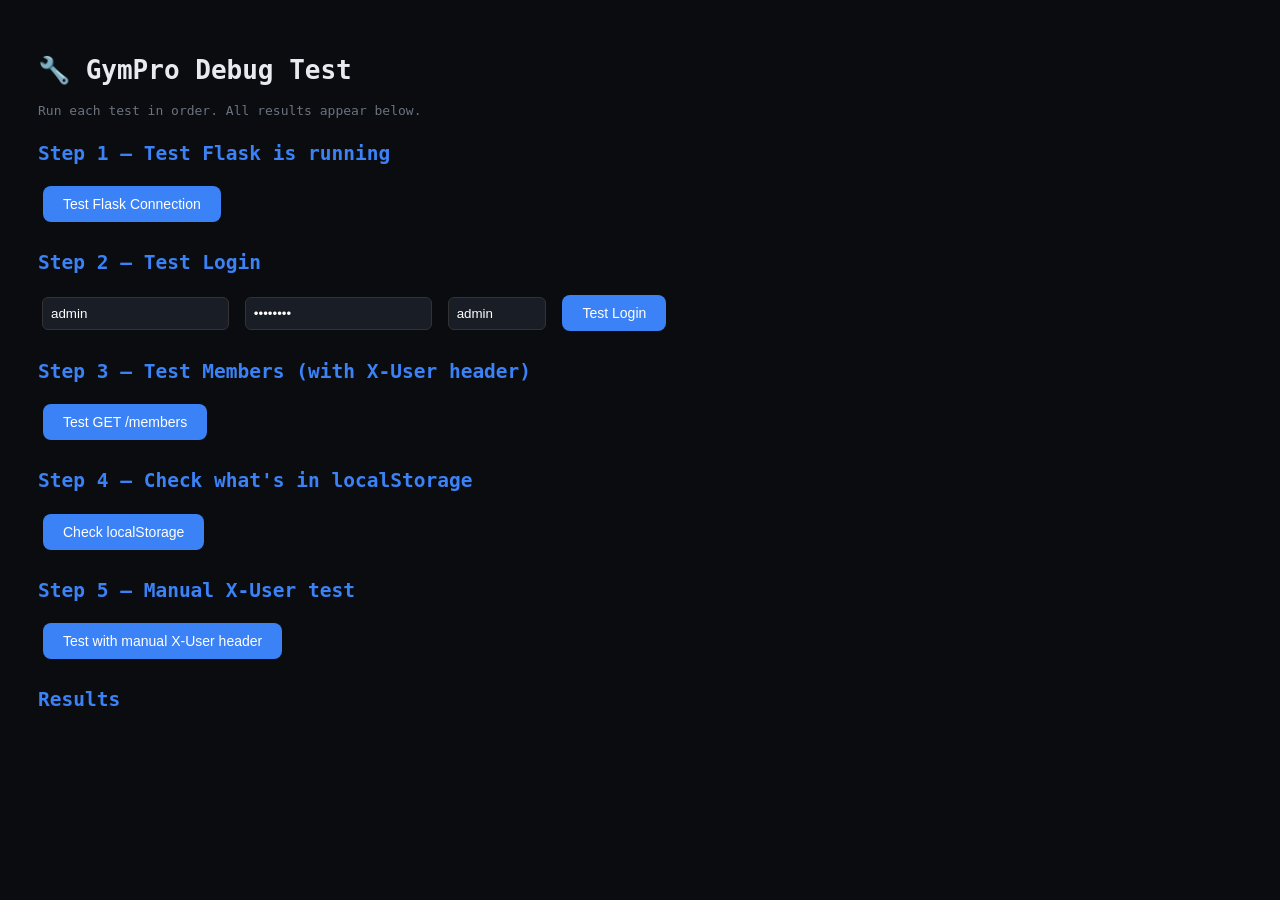
<file: frontend/debug_test.html>
<!DOCTYPE html>
<html>
<head>
  <title>GymPro Debug Test</title>
  <style>
    body { font-family: monospace; background: #0a0c10; color: #e8eaf0; padding: 30px; }
    button { background: #3b82f6; color: white; border: none; padding: 10px 20px; border-radius: 8px; cursor: pointer; margin: 5px; font-size: 14px; }
    button:hover { opacity: 0.8; }
    .result { background: #111318; border: 1px solid rgba(255,255,255,0.1); border-radius: 8px; padding: 16px; margin: 10px 0; white-space: pre-wrap; font-size: 13px; }
    .ok  { border-color: #22c55e; color: #22c55e; }
    .err { border-color: #ef4444; color: #ef4444; }
    .info{ border-color: #3b82f6; color: #3b82f6; }
    h2 { color: #3b82f6; margin-top: 24px; }
  </style>
</head>
<body>
  <h1>🔧 GymPro Debug Test</h1>
  <p style="color:#6b7280;">Run each test in order. All results appear below.</p>

  <h2>Step 1 — Test Flask is running</h2>
  <button onclick="testFlask()">Test Flask Connection</button>

  <h2>Step 2 — Test Login</h2>
  <input id="uname" value="admin" style="padding:8px;border-radius:6px;border:1px solid #333;background:#191d26;color:white;margin:4px;">
  <input id="upass" value="admin123" type="password" style="padding:8px;border-radius:6px;border:1px solid #333;background:#191d26;color:white;margin:4px;">
  <input id="urole" value="admin" style="padding:8px;border-radius:6px;border:1px solid #333;background:#191d26;color:white;margin:4px;width:80px;">
  <button onclick="testLogin()">Test Login</button>

  <h2>Step 3 — Test Members (with X-User header)</h2>
  <button onclick="testMembers()">Test GET /members</button>

  <h2>Step 4 — Check what's in localStorage</h2>
  <button onclick="checkStorage()">Check localStorage</button>

  <h2>Step 5 — Manual X-User test</h2>
  <button onclick="testManualHeader()">Test with manual X-User header</button>

  <h2>Results</h2>
  <div id="output"></div>

  <script src="js/config.js"></script>
  <script>
    const API = window.GYM_API_BASE_URL;

    function log(msg, type) {
      const d = document.getElementById('output');
      const el = document.createElement('div');
      el.className = 'result ' + (type || '');
      el.textContent = new Date().toLocaleTimeString() + ' — ' + msg;
      d.prepend(el);
    }

    // ── Step 1: Flask running? ──
    async function testFlask() {
      try {
        const r = await fetch(API + '/');
        const j = await r.json();
        log('✅ Flask is running: ' + JSON.stringify(j), 'ok');
      } catch(e) {
        log('❌ Flask not reachable: ' + e.message + '\n\nMake sure python app.py is running!', 'err');
      }
    }

    // ── Step 2: Login ──
    async function testLogin() {
      const username = document.getElementById('uname').value;
      const password = document.getElementById('upass').value;
      const role     = document.getElementById('urole').value;
      try {
        const r = await fetch(API + '/login', {
          method: 'POST',
          headers: { 'Content-Type': 'application/json' },
          body: JSON.stringify({ username, password, role })
        });
        const j = await r.json();
        if (r.status === 200) {
          // Save to localStorage
          localStorage.setItem('gymUser',     JSON.stringify(j.user));
          localStorage.setItem('currentUser', JSON.stringify(j.user));
          log('✅ Login SUCCESS! User saved to localStorage.\n' + JSON.stringify(j, null, 2), 'ok');
        } else {
          log('❌ Login FAILED (HTTP ' + r.status + '):\n' + JSON.stringify(j, null, 2), 'err');
        }
      } catch(e) {
        log('❌ Login error: ' + e.message, 'err');
      }
    }

    // ── Step 3: GET /members with X-User header ──
    async function testMembers() {
      const userStr = localStorage.getItem('gymUser');
      if (!userStr) {
        log('❌ No user in localStorage. Run Step 2 (Login) first!', 'err');
        return;
      }
      try {
        const r = await fetch(API + '/members', {
          credentials: 'include',
          headers: {
            'Content-Type': 'application/json',
            'X-User': userStr   // ← THIS is the key header
          }
        });
        const j = await r.json();
        if (r.status === 200) {
          log('✅ GET /members SUCCESS! Got ' + j.length + ' members.\nFirst: ' + JSON.stringify(j[0] || 'empty', null, 2), 'ok');
        } else {
          log('❌ GET /members FAILED (HTTP ' + r.status + '):\n' + JSON.stringify(j, null, 2), 'err');
        }
      } catch(e) {
        log('❌ Members error: ' + e.message, 'err');
      }
    }

    // ── Step 4: Check localStorage ──
    function checkStorage() {
      const user = localStorage.getItem('gymUser');
      if (user) {
        log('✅ localStorage has gymUser:\n' + JSON.parse(user).username + ' (' + JSON.parse(user).role + ')', 'ok');
      } else {
        log('❌ localStorage is EMPTY — no gymUser found.\nThis means login did not save the user, OR script.js cleared it.', 'err');
      }
    }

    // ── Step 5: Manual header test ──
    async function testManualHeader() {
      const testUser = JSON.stringify({ username: "admin", role: "admin" });
      try {
        const r = await fetch(API + '/members', {
          credentials: 'include',
          headers: {
            'Content-Type': 'application/json',
            'X-User': testUser
          }
        });
        const j = await r.json();
        if (r.status === 200) {
          log('✅ Manual X-User header WORKS! Got ' + j.length + ' members.\n\nThis confirms routes.py is correct.\nThe issue is script.js not injecting the header automatically.', 'ok');
        } else {
          log('❌ Manual X-User FAILED (HTTP ' + r.status + '):\n' + JSON.stringify(j, null, 2) + '\n\nThis means routes.py is NOT the new version. Replace routes.py in your backend/ folder.', 'err');
        }
      } catch(e) {
        log('❌ Error: ' + e.message, 'err');
      }
    }
  </script>
</body>
</html>
</file>
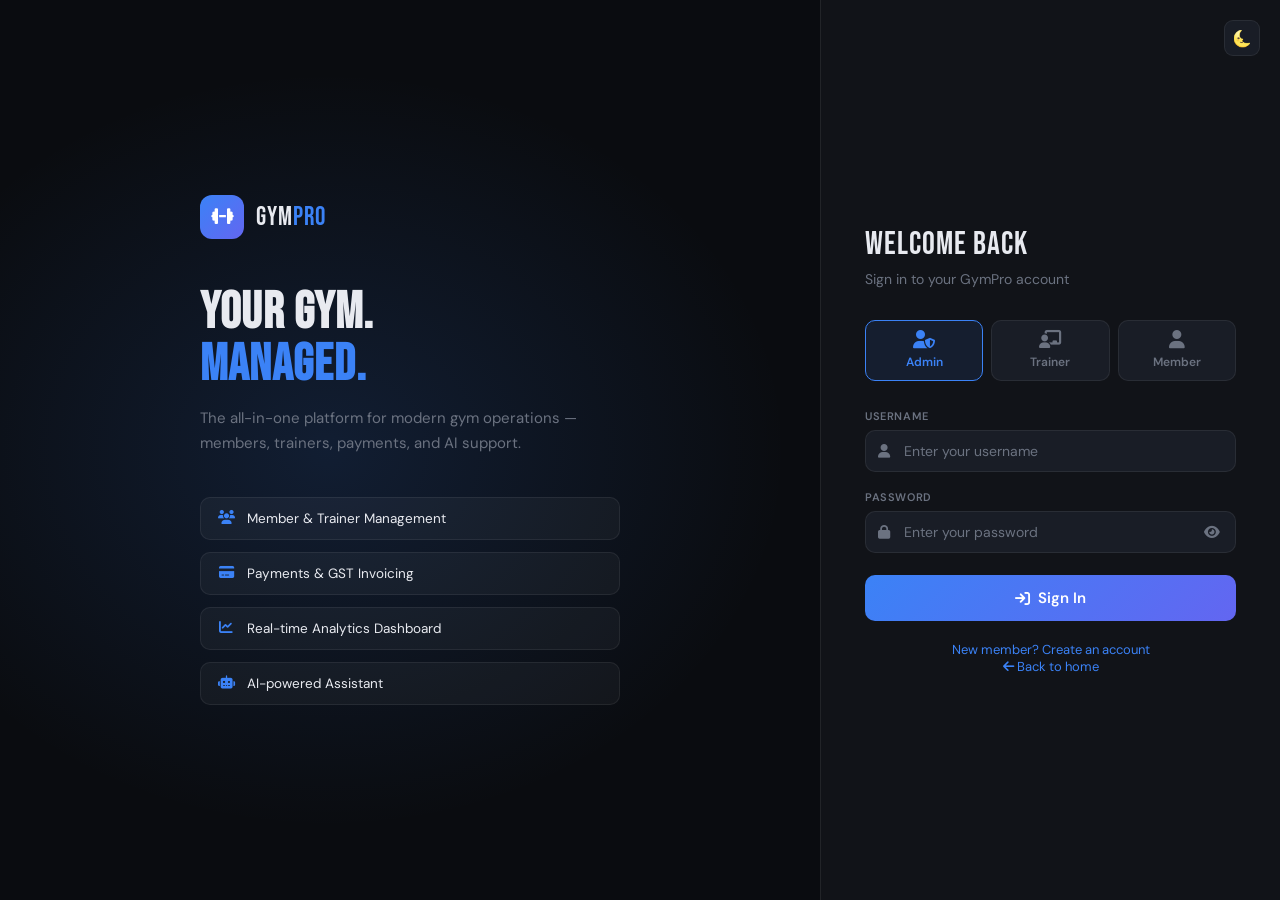
<file: frontend/login.html>
<!DOCTYPE html>
<html lang="en" data-theme="dark">
<head>
  <meta charset="UTF-8">
  <meta name="viewport" content="width=device-width, initial-scale=1.0">
  <title>GymPro — Login</title>
  <link rel="preconnect" href="https://fonts.googleapis.com">
  <link href="https://fonts.googleapis.com/css2?family=Bebas+Neue&family=DM+Sans:wght@300;400;500;600&family=DM+Mono:wght@400;500&display=swap" rel="stylesheet">
  <link rel="stylesheet" href="https://cdnjs.cloudflare.com/ajax/libs/font-awesome/6.4.0/css/all.min.css">
  <style>
    *, *::before, *::after { box-sizing: border-box; margin: 0; padding: 0; }

    :root {
      --bg:       #0a0c10;
      --surface:  #111318;
      --surface2: #191d26;
      --border:   rgba(255,255,255,0.07);
      --text:     #e8eaf0;
      --muted:    #6b7280;
      --accent:   #3b82f6;
      --accent2:  #6366f1;
      --green:    #22c55e;
      --red:      #ef4444;
      --yellow:   #eab308;
      --font-body:'DM Sans', sans-serif;
      --font-head:'Bebas Neue', sans-serif;
    }
    [data-theme="light"] {
      --bg:       #f0f2f7;
      --surface:  #ffffff;
      --surface2: #f8fafc;
      --border:   rgba(0,0,0,0.08);
      --text:     #1a1f2e;
      --muted:    #94a3b8;
    }

    html, body { height: 100%; }
    body {
      font-family: var(--font-body);
      background: var(--bg);
      color: var(--text);
      display: flex;
      min-height: 100vh;
      transition: background .3s, color .3s;
    }

    /* ── LEFT PANEL ── */
    .left-panel {
      flex: 1;
      display: flex;
      flex-direction: column;
      justify-content: center;
      align-items: center;
      padding: 48px;
      position: relative;
      overflow: hidden;
      background: var(--bg);
    }
    .left-panel::before {
      content: '';
      position: absolute; inset: 0;
      background: radial-gradient(ellipse 80% 60% at 40% 50%, rgba(59,130,246,0.15), transparent 70%);
      pointer-events: none;
    }
    .left-content { position: relative; z-index: 1; max-width: 420px; }
    .brand {
      display: flex; align-items: center; gap: 12px;
      margin-bottom: 48px;
    }
    .brand-icon {
      width: 44px; height: 44px;
      background: linear-gradient(135deg, var(--accent), var(--accent2));
      border-radius: 12px;
      display: grid; place-items: center;
      font-size: 18px; color: white;
    }
    .brand-name {
      font-family: var(--font-head);
      font-size: 26px; letter-spacing: 1px;
    }
    .brand-name span { color: var(--accent); }
    .left-title {
      font-family: var(--font-head);
      font-size: clamp(36px, 4vw, 56px);
      letter-spacing: 1px; line-height: 1;
      margin-bottom: 16px;
    }
    .left-title span { color: var(--accent); }
    .left-desc {
      font-size: 15px; color: var(--muted);
      line-height: 1.7; margin-bottom: 40px;
    }
    .feature-list { display: flex; flex-direction: column; gap: 12px; }
    .feature-item {
      display: flex; align-items: center; gap: 12px;
      background: rgba(255,255,255,0.04);
      border: 1px solid var(--border);
      border-radius: 10px;
      padding: 12px 16px;
      font-size: 13.5px;
    }
    .feature-item i { color: var(--accent); width: 18px; text-align: center; }

    /* ── RIGHT PANEL ── */
    .right-panel {
      width: 460px;
      flex-shrink: 0;
      background: var(--surface);
      border-left: 1px solid var(--border);
      display: flex;
      flex-direction: column;
      justify-content: center;
      padding: 48px 44px;
      position: relative;
    }
    .theme-toggle {
      position: absolute; top: 20px; right: 20px;
      width: 36px; height: 36px;
      background: var(--surface2);
      border: 1px solid var(--border);
      border-radius: 9px;
      display: grid; place-items: center;
      cursor: pointer; font-size: 16px;
    }

    .form-title { font-family: var(--font-head); font-size: 32px; letter-spacing: 1px; margin-bottom: 6px; }
    .form-sub   { font-size: 14px; color: var(--muted); margin-bottom: 32px; }

    /* Role tabs */
    .role-tabs {
      display: grid;
      grid-template-columns: repeat(3, 1fr);
      gap: 8px; margin-bottom: 28px;
    }
    .role-tab {
      padding: 10px 8px;
      border-radius: 10px;
      border: 1px solid var(--border);
      background: var(--surface2);
      cursor: pointer;
      text-align: center;
      font-size: 12px; font-weight: 600;
      color: var(--muted);
      transition: all .15s;
    }
    .role-tab i { display: block; font-size: 18px; margin-bottom: 5px; }
    .role-tab.active {
      border-color: var(--accent);
      background: rgba(59,130,246,.1);
      color: var(--accent);
    }

    /* Error box */
    .error-box {
      display: none;
      align-items: center; gap: 8px;
      background: rgba(239,68,68,.1);
      border: 1px solid rgba(239,68,68,.3);
      color: var(--red);
      border-radius: 8px;
      padding: 10px 14px;
      font-size: 13px;
      margin-bottom: 18px;
    }
    .error-box.show { display: flex; }

    /* Fields */
    .field { margin-bottom: 18px; }
    .field label {
      display: block;
      font-size: 11px; font-weight: 600;
      letter-spacing: .6px; text-transform: uppercase;
      color: var(--muted); margin-bottom: 7px;
    }
    .input-wrap { position: relative; }
    .input-icon {
      position: absolute; left: 13px; top: 50%;
      transform: translateY(-50%);
      color: var(--muted); font-size: 14px;
      pointer-events: none;
    }
    .field input {
      width: 100%;
      background: var(--surface2);
      border: 1px solid var(--border);
      border-radius: 10px;
      padding: 11px 14px 11px 38px;
      color: var(--text);
      font-size: 14px;
      font-family: var(--font-body);
      outline: none;
      transition: border-color .15s;
    }
    .field input::placeholder { color: var(--muted); }
    .field input:focus        { border-color: var(--accent); }
    .eye-btn {
      position: absolute; right: 12px; top: 50%;
      transform: translateY(-50%);
      background: none; border: none;
      color: var(--muted); cursor: pointer;
      font-size: 14px; padding: 4px;
    }

    /* Submit */
    .btn-login {
      width: 100%; padding: 13px;
      background: linear-gradient(135deg, var(--accent), var(--accent2));
      color: white; border: none;
      border-radius: 10px;
      font-size: 15px; font-weight: 600;
      font-family: var(--font-body);
      cursor: pointer;
      display: flex; align-items: center; justify-content: center; gap: 8px;
      transition: opacity .15s, transform .15s;
      margin-top: 4px;
    }
    .btn-login:hover    { opacity: .9; transform: translateY(-1px); }
    .btn-login:disabled { opacity: .6; cursor: not-allowed; transform: none; }

    .form-footer {
      text-align: center;
      margin-top: 20px;
      font-size: 13px; color: var(--muted);
    }
    .form-footer a { color: var(--accent); text-decoration: none; }

    /* Toast */
    .toast {
      position: fixed; bottom: 24px; right: 24px;
      background: var(--surface); border: 1px solid var(--border);
      border-radius: 12px; padding: 14px 18px;
      font-size: 13px; display: flex; align-items: center; gap: 10px;
      box-shadow: 0 8px 30px rgba(0,0,0,.4);
      transform: translateY(80px); opacity: 0;
      transition: all .3s ease; z-index: 9999;
    }
    .toast.show { transform: translateY(0); opacity: 1; }

    @keyframes fadeIn {
      from { opacity: 0; transform: translateY(10px); }
      to   { opacity: 1; transform: translateY(0); }
    }
    .right-panel { animation: fadeIn .4s ease; }

    @media (max-width: 800px) {
      .left-panel  { display: none; }
      .right-panel { width: 100%; border-left: none; min-height: 100vh; }
    }
  </style>
</head>
<body>

  <!-- LEFT BRANDING PANEL -->
  <div class="left-panel">
    <div class="left-content">
      <div class="brand">
        <div class="brand-icon"><i class="fas fa-dumbbell"></i></div>
        <div class="brand-name">GYM<span>PRO</span></div>
      </div>
      <h1 class="left-title">Your Gym.<br><span>Managed.</span></h1>
      <p class="left-desc">
        The all-in-one platform for modern gym operations —
        members, trainers, payments, and AI support.
      </p>
      <div class="feature-list">
        <div class="feature-item"><i class="fas fa-users"></i> Member &amp; Trainer Management</div>
        <div class="feature-item"><i class="fas fa-credit-card"></i> Payments &amp; GST Invoicing</div>
        <div class="feature-item"><i class="fas fa-chart-line"></i> Real-time Analytics Dashboard</div>
        <div class="feature-item"><i class="fas fa-robot"></i> AI-powered Assistant</div>
      </div>
    </div>
  </div>

  <!-- RIGHT LOGIN PANEL -->
  <div class="right-panel">
    <div class="theme-toggle" id="themeBtn" onclick="toggleTheme()">🌜</div>

    <div class="form-title">Welcome Back</div>
    <p class="form-sub">Sign in to your GymPro account</p>

    <!-- Role Tabs -->
    <div class="role-tabs">
      <div class="role-tab active" onclick="setRole('admin', this)">
        <i class="fas fa-user-shield"></i> Admin
      </div>
      <div class="role-tab" onclick="setRole('trainer', this)">
        <i class="fas fa-chalkboard-user"></i> Trainer
      </div>
      <div class="role-tab" onclick="setRole('member', this)">
        <i class="fas fa-user"></i> Member
      </div>
    </div>

    <!-- Error Box -->
    <div class="error-box" id="errorBox">
      <i class="fas fa-circle-xmark"></i>
      <span id="errorText">Invalid credentials</span>
    </div>

    <!-- Form -->
    <div class="field">
      <label>Username</label>
      <div class="input-wrap">
        <i class="fas fa-user input-icon"></i>
        <input type="text" id="username" placeholder="Enter your username" autocomplete="username">
      </div>
    </div>

    <div class="field">
      <label>Password</label>
      <div class="input-wrap">
        <i class="fas fa-lock input-icon"></i>
        <input type="password" id="password" placeholder="Enter your password" autocomplete="current-password" id="passwordInput">
        <button class="eye-btn" type="button" onclick="togglePassword()">
          <i class="fas fa-eye" id="eyeIcon"></i>
        </button>
      </div>
    </div>

    <div id="signupFields" style="display:none;">
      <div class="field">
        <label>Confirm Password</label>
        <div class="input-wrap">
          <i class="fas fa-lock input-icon"></i>
          <input type="password" id="suConfirmPassword" placeholder="Repeat password" autocomplete="new-password">
        </div>
      </div>
      <div class="field">
        <label>Full Name</label>
        <div class="input-wrap">
          <i class="fas fa-id-card input-icon"></i>
          <input type="text" id="suFullName" placeholder="e.g. Rahul Singh">
        </div>
      </div>
      <div class="field">
        <label>Phone</label>
        <div class="input-wrap">
          <i class="fas fa-phone input-icon"></i>
          <input type="tel" id="suPhone" placeholder="9876543210">
        </div>
      </div>
      <div class="field">
        <label>Age</label>
        <div class="input-wrap">
          <i class="fas fa-cake-candles input-icon"></i>
          <input type="number" id="suAge" placeholder="25">
        </div>
      </div>
      <div class="field">
        <label>Gender</label>
        <div class="input-wrap">
          <i class="fas fa-venus-mars input-icon"></i>
          <select id="suGender" style="width:100%;background:var(--surface2);border:1px solid var(--border);border-radius:10px;padding:11px 14px 11px 38px;color:var(--text);font-size:14px;font-family:var(--font-body);outline:none;">
            <option value="M">Male</option>
            <option value="F">Female</option>
            <option value="O">Other</option>
          </select>
        </div>
      </div>
      <div class="field">
        <label>Address</label>
        <div class="input-wrap">
          <i class="fas fa-location-dot input-icon"></i>
          <input type="text" id="suAddress" placeholder="Street address">
        </div>
      </div>
      <div class="field">
        <label>City</label>
        <div class="input-wrap">
          <i class="fas fa-city input-icon"></i>
          <input type="text" id="suCity" placeholder="e.g. Mumbai">
        </div>
      </div>
      <div class="field">
        <label>Emergency Contact</label>
        <div class="input-wrap">
          <i class="fas fa-phone-volume input-icon"></i>
          <input type="tel" id="suEmergencyContact" placeholder="9876500000">
        </div>
      </div>
      <div class="field">
        <label>Joining Date</label>
        <div class="input-wrap">
          <i class="fas fa-calendar input-icon"></i>
          <input type="date" id="suJoinDate">
        </div>
      </div>
    </div>

    <input type="hidden" id="selectedRole" value="admin">

    <button class="btn-login" id="loginBtn" onclick="doLogin()">
      <i class="fas fa-arrow-right-to-bracket"></i> Sign In
    </button>

    <button type="button" class="btn-login" id="signupBtn" onclick="doSignup()" style="display:none;">
      <i class="fas fa-user-plus"></i> Create Member Account
    </button>

    <div class="form-footer">
      <a href="#" id="signupLink" onclick="toggleSignup(); return false;">New member? Create an account</a><br>
      <a href="index.html"><i class="fas fa-arrow-left"></i> Back to home</a>
    </div>
  </div>

  <div class="toast" id="toast">
    <i class="fas fa-check-circle" style="color:var(--green);"></i>
    <span id="toastMsg">Done!</span>
  </div>

  <script src="js/config.js"></script>
  <script>
    /* ════════════════════════════════════════════════════
       LOGIN PAGE — only calls POST /login
       NO calls to /members, /trainers or any other API
    ════════════════════════════════════════════════════ */

    const API = window.GYM_API_BASE_URL;
    let signupMode = false;

    /* ── role selector ── */
    function setRole(role, el) {
      document.getElementById('selectedRole').value = role;
      document.querySelectorAll('.role-tab').forEach(t => t.classList.remove('active'));
      el.classList.add('active');
    }

    /* ── password toggle ── */
    function togglePassword() {
      const inp  = document.getElementById('password');
      const icon = document.getElementById('eyeIcon');
      if (inp.type === 'password') {
        inp.type        = 'text';
        icon.className  = 'fas fa-eye-slash';
      } else {
        inp.type        = 'password';
        icon.className  = 'fas fa-eye';
      }
    }

    /* ── show error ── */
    function showError(msg) {
      document.getElementById('errorText').textContent = msg;
      document.getElementById('errorBox').classList.add('show');
    }
    function clearError() {
      document.getElementById('errorBox').classList.remove('show');
    }

    function toggleSignup() {
      signupMode = !signupMode;
      document.querySelector('.form-title').textContent = signupMode ? 'Create Member Account' : 'Welcome Back';
      document.querySelector('.form-sub').textContent = signupMode ? 'Register for your GymPro member account' : 'Sign in to your GymPro account';
      document.querySelector('.role-tabs').style.display = signupMode ? 'none' : 'flex';
      document.getElementById('loginBtn').style.display = signupMode ? 'none' : 'block';
      document.getElementById('signupBtn').style.display = signupMode ? 'block' : 'none';
      document.getElementById('signupFields').style.display = signupMode ? 'block' : 'none';
      document.getElementById('signupLink').textContent = signupMode ? 'Already have an account? Sign in' : 'New member? Create an account';
      document.getElementById('selectedRole').value = 'member';
      clearError();
    }

    /* ── toast ── */
    function showToast(msg, ok) {
      const t    = document.getElementById('toast');
      const icon = t.querySelector('i');
      icon.className  = ok === false ? 'fas fa-circle-xmark' : 'fas fa-check-circle';
      icon.style.color = ok === false ? 'var(--red)' : 'var(--green)';
      document.getElementById('toastMsg').textContent = msg;
      t.classList.add('show');
      setTimeout(() => t.classList.remove('show'), 2800);
    }

    /* ── MAIN LOGIN FUNCTION ── */
    function doLogin() {
      clearError();
      const username = (document.getElementById('username').value || '').trim();
      const password = document.getElementById('password').value || '';
      const role     = document.getElementById('selectedRole').value;

      if (!username || !password) {
        showError('Please enter your username and password.');
        return;
      }

      const btn = document.getElementById('loginBtn');
      btn.disabled  = true;
      btn.innerHTML = '<i class="fas fa-spinner fa-spin"></i> Signing in…';

      /* Only call POST /login — nothing else on this page */
      fetch(API + '/login', {
        method:      'POST',
        credentials: 'include',
        headers:     { 'Content-Type': 'application/json' },
        body:        JSON.stringify({ username, password, role }),
      })
      .then(r => r.json().then(body => ({ status: r.status, body })))
      .then(({ status, body }) => {
        if (status !== 200) {
          throw new Error(body.error || 'Login failed');
        }

        /* ── Save user to localStorage (BOTH keys for compatibility) ── */
        const user = body.user;
        localStorage.setItem('gymUser',     JSON.stringify(user));
        localStorage.setItem('currentUser', JSON.stringify(user));

        showToast('Welcome, ' + user.username + '!');

        /* ── Redirect based on role ── */
        setTimeout(() => {
          if (user.role === 'admin')        window.location.href = 'dashboard.html';
          else if (user.role === 'trainer') window.location.href = 'trainer-home.html';
          else                              window.location.href = 'member-home.html';
        }, 800);
      })
      .catch(err => {
        const message = err && err.message === 'Failed to fetch'
          ? 'Cannot reach the backend API. Start the backend server or update js/config.js with the deployed API URL.'
          : (err.message || 'Login failed. Check your credentials.');
        showError(message);
        btn.disabled  = false;
        btn.innerHTML = '<i class="fas fa-arrow-right-to-bracket"></i> Sign In';
      });
    }

    function doSignup() {
      clearError();
      const username        = (document.getElementById('username').value || '').trim();
      const password        = document.getElementById('password').value || '';
      const confirmPassword = document.getElementById('suConfirmPassword').value || '';
      const fullName        = (document.getElementById('suFullName').value || '').trim();
      const phone           = (document.getElementById('suPhone').value || '').trim();
      const age             = document.getElementById('suAge').value;
      const gender          = document.getElementById('suGender').value;
      const address         = (document.getElementById('suAddress').value || '').trim();
      const city            = (document.getElementById('suCity').value || '').trim();
      const emergencyContact = (document.getElementById('suEmergencyContact').value || '').trim();
      const joinDate        = document.getElementById('suJoinDate').value || null;

      if (!username || !password) { showError('Please enter a username and password.'); return; }
      if (password !== confirmPassword) { showError('Passwords do not match.'); return; }
      if (!fullName) { showError('Full name is required.'); return; }
      if (!phone) { showError('Phone number is required.'); return; }
      if (!age) { showError('Age is required.'); return; }
      if (!address) { showError('Address is required.'); return; }
      if (!city) { showError('City is required.'); return; }
      if (!emergencyContact) { showError('Emergency contact is required.'); return; }

      const btn = document.getElementById('signupBtn');
      btn.disabled = true;
      fetch(API + '/signup', {
        method: 'POST',
        headers: { 'Content-Type': 'application/json' },
        body: JSON.stringify({
          username, password, confirm_password: confirmPassword,
          full_name: fullName, phone, age, gender, address, city,
          emergency_contact: emergencyContact, join_date: joinDate,
        })
      })
      .then(r => r.json().then(body => ({ status: r.status, body })))
      .then(({ status, body }) => {
        if (status !== 201) throw new Error(body.error || 'Signup failed');
        localStorage.setItem('gymUser', JSON.stringify(body.user));
        localStorage.setItem('currentUser', JSON.stringify(body.user));
        window.location.href = 'member-home.html';
      })
      .catch(err => showError(err.message || 'Could not create account.'))
      .finally(() => { btn.disabled = false; });
    }

    /* ── theme ── */
    function toggleTheme() {
      const html = document.documentElement;
      const dark = html.getAttribute('data-theme') === 'dark';
      html.setAttribute('data-theme', dark ? 'light' : 'dark');
      document.getElementById('themeBtn').textContent = dark ? '🌞' : '🌜';
      localStorage.setItem('gymTheme', dark ? 'light' : 'dark');
    }

    /* ── init ── */
    document.addEventListener('DOMContentLoaded', () => {
      /* Restore theme */
      const theme = localStorage.getItem('gymTheme') || 'dark';
      document.documentElement.setAttribute('data-theme', theme);
      document.getElementById('themeBtn').textContent = theme === 'dark' ? '🌜' : '🌞';

      /* Pre-select role from URL e.g. login.html?role=admin */
      const urlRole = new URLSearchParams(location.search).get('role');
      if (urlRole) {
        const tab = [...document.querySelectorAll('.role-tab')]
          .find(t => t.textContent.trim().toLowerCase().startsWith(urlRole));
        if (tab) setRole(urlRole, tab);
      }

      /* Enter key submits */
      document.getElementById('password').addEventListener('keydown', e => {
        if (e.key === 'Enter') doLogin();
      });
      document.getElementById('username').addEventListener('keydown', e => {
        if (e.key === 'Enter') doLogin();
      });

      /* If already logged in, go straight to dashboard */
      const existing = localStorage.getItem('gymUser');
      if (existing) {
        try {
          const u = JSON.parse(existing);
          if (u && u.username && u.role) {
            if (u.role === 'admin')        window.location.href = 'dashboard.html';
            else if (u.role === 'trainer') window.location.href = 'trainer-home.html';
            else                           window.location.href = 'member-home.html';
          }
        } catch(e) {}
      }
    });
  </script>
</body>
</html>
</file>
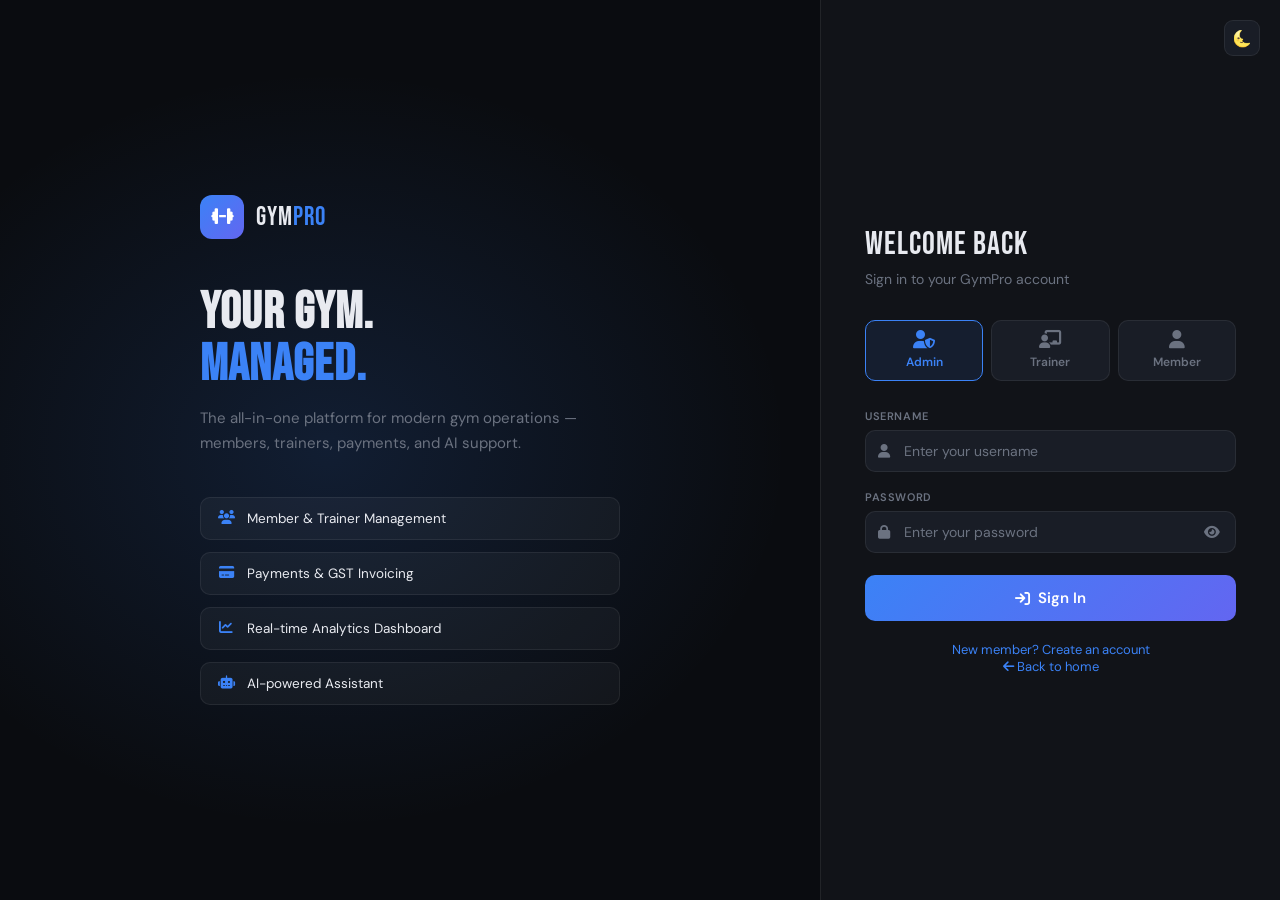
<file: frontend/member-home.html>
<!DOCTYPE html>
<html lang="en" data-theme="dark">
<head>
  <meta charset="UTF-8">
  <meta name="viewport" content="width=device-width, initial-scale=1.0">
  <title>GymPro — Member Home</title>
  <link rel="preconnect" href="https://fonts.googleapis.com">
  <link href="https://fonts.googleapis.com/css2?family=Bebas+Neue&family=DM+Sans:wght@300;400;500;600&family=DM+Mono:wght@400;500&display=swap" rel="stylesheet">
  <link rel="stylesheet" href="https://cdnjs.cloudflare.com/ajax/libs/font-awesome/6.4.0/css/all.min.css">
  <style>
    *, *::before, *::after { box-sizing: border-box; margin: 0; padding: 0; }

    :root {
      --bg:        #0a0c10;
      --surface:   #111318;
      --surface2:  #191d26;
      --border:    rgba(255,255,255,0.07);
      --text:      #e8eaf0;
      --muted:     #6b7280;
      --accent:    #3b82f6;
      --accent2:   #6366f1;
      --green:     #22c55e;
      --yellow:    #eab308;
      --red:       #ef4444;
      --orange:    #f97316;
      --radius:    14px;
      --sidebar-w: 240px;
      --font-body: 'DM Sans', sans-serif;
      --font-head: 'Bebas Neue', sans-serif;
      --font-mono: 'DM Mono', monospace;
    }
    [data-theme="light"] {
      --bg: #f0f2f7; --surface: #fff; --surface2: #f8fafc;
      --border: rgba(0,0,0,0.08); --text: #1a1f2e; --muted: #94a3b8;
    }

    html, body { height: 100%; }
    body { font-family: var(--font-body); background: var(--bg); color: var(--text); display: flex; overflow: hidden; transition: background .3s, color .3s; }
    a { text-decoration: none; color: inherit; }
    ::-webkit-scrollbar { width: 5px; } ::-webkit-scrollbar-track { background: transparent; } ::-webkit-scrollbar-thumb { background: var(--border); border-radius: 99px; }

    /* ── SIDEBAR ── */
    .sidebar { width: var(--sidebar-w); min-height: 100vh; background: var(--surface); border-right: 1px solid var(--border); display: flex; flex-direction: column; padding: 28px 0 24px; position: fixed; top: 0; left: 0; bottom: 0; z-index: 100; }
    .sidebar-logo { display: flex; align-items: center; gap: 10px; padding: 0 20px 28px; border-bottom: 1px solid var(--border); }
    .logo-icon { width: 38px; height: 38px; background: linear-gradient(135deg, var(--accent), var(--accent2)); border-radius: 10px; display: grid; place-items: center; font-size: 16px; color: #fff; flex-shrink: 0; }
    .logo-text { font-family: var(--font-head); font-size: 22px; letter-spacing: 1px; }
    .logo-text span { color: var(--accent); }
    .sidebar-section { padding: 20px 12px 8px; }
    .sidebar-label { font-size: 10px; font-weight: 600; letter-spacing: 1.5px; text-transform: uppercase; color: var(--muted); padding: 0 10px; margin-bottom: 6px; }
    .sidebar a { display: flex; align-items: center; gap: 12px; padding: 11px 14px; border-radius: 10px; color: var(--muted); font-size: 14px; font-weight: 500; transition: all .18s; position: relative; }
    .sidebar a:hover { background: var(--surface2); color: var(--text); }
    .sidebar a.active { background: rgba(59,130,246,.12); color: var(--accent); }
    .sidebar a.active::before { content: ''; position: absolute; left: 0; top: 25%; bottom: 25%; width: 3px; background: var(--accent); border-radius: 0 3px 3px 0; }
    .sidebar a i { width: 18px; text-align: center; font-size: 15px; }
    .sidebar-footer { margin-top: auto; padding: 16px 16px 0; border-top: 1px solid var(--border); }
    .user-card { display: flex; align-items: center; gap: 10px; padding: 12px; background: var(--surface2); border-radius: 10px; }
    .user-avatar { width: 36px; height: 36px; background: linear-gradient(135deg, var(--accent), var(--accent2)); border-radius: 50%; display: grid; place-items: center; font-size: 14px; color: #fff; font-weight: 700; flex-shrink: 0; }
    .user-name { font-size: 13px; font-weight: 600; }
    .user-role { font-size: 11px; color: var(--muted); }
    .logout-btn { display: flex; align-items: center; gap: 6px; background: none; border: none; color: var(--red); font-size: 12px; font-weight: 500; cursor: pointer; padding: 8px 12px; border-radius: 8px; width: 100%; margin-top: 6px; font-family: var(--font-body); transition: background .15s; }
    .logout-btn:hover { background: rgba(239,68,68,.1); }

    /* ── MAIN ── */
    .main { margin-left: var(--sidebar-w); flex: 1; height: 100vh; overflow-y: auto; padding: 32px 36px; }

    /* ── TOPBAR ── */
    .topbar { display: flex; justify-content: space-between; align-items: center; margin-bottom: 28px; }
    .topbar-right { display: flex; align-items: center; gap: 10px; }
    .topbar-pill { display: flex; align-items: center; gap: 8px; background: var(--surface); border: 1px solid var(--border); border-radius: 10px; padding: 8px 14px; font-size: 13px; color: var(--muted); }
    .topbar-pill span { color: var(--text); font-weight: 500; }
    .icon-btn { width: 38px; height: 38px; background: var(--surface); border: 1px solid var(--border); border-radius: 10px; display: grid; place-items: center; cursor: pointer; color: var(--muted); font-size: 15px; transition: all .15s; }
    .icon-btn:hover { color: var(--text); border-color: var(--accent); }

    /* ── HERO BANNER ── */
    .hero-banner {
      background: linear-gradient(135deg, var(--accent) 0%, var(--accent2) 100%);
      border-radius: var(--radius);
      padding: 32px 36px;
      margin-bottom: 24px;
      display: flex; align-items: center; justify-content: space-between; gap: 20px;
      position: relative; overflow: hidden;
      animation: fadeUp .5s ease both;
    }
    .hero-banner::before { content: ''; position: absolute; right: -60px; top: -60px; width: 220px; height: 220px; border-radius: 50%; background: rgba(255,255,255,0.08); }
    .hero-banner::after  { content: ''; position: absolute; right: 80px; bottom: -80px; width: 180px; height: 180px; border-radius: 50%; background: rgba(255,255,255,0.05); }
    @keyframes fadeUp { from { opacity: 0; transform: translateY(14px); } to { opacity: 1; transform: translateY(0); } }
    .hero-greeting { font-family: var(--font-head); font-size: clamp(28px,3vw,42px); letter-spacing: 1px; color: #fff; line-height: 1; margin-bottom: 8px; }
    .hero-sub { font-size: 14px; color: rgba(255,255,255,0.8); line-height: 1.5; }
    .hero-right { display: flex; flex-direction: column; align-items: flex-end; gap: 8px; position: relative; z-index: 1; }
    .hero-date { font-size: 13px; color: rgba(255,255,255,0.7); }
    .hero-badge { background: rgba(255,255,255,0.15); border: 1px solid rgba(255,255,255,0.2); color: #fff; padding: 6px 14px; border-radius: 20px; font-size: 12px; font-weight: 600; }

    /* ── PROFILE CARD ── */
    .profile-section { display: grid; grid-template-columns: 320px 1fr; gap: 18px; margin-bottom: 24px; animation: fadeUp .5s .1s ease both; }
    .profile-card { background: var(--surface); border: 1px solid var(--border); border-radius: var(--radius); padding: 28px; }
    .profile-header { display: flex; flex-direction: column; align-items: center; text-align: center; padding-bottom: 20px; border-bottom: 1px solid var(--border); margin-bottom: 20px; }
    .profile-avatar { width: 72px; height: 72px; background: linear-gradient(135deg, var(--accent), var(--accent2)); border-radius: 50%; display: grid; place-items: center; font-size: 28px; font-weight: 700; color: #fff; margin-bottom: 14px; }
    .profile-name { font-size: 18px; font-weight: 700; margin-bottom: 4px; }
    .profile-role { font-size: 12px; color: var(--muted); background: rgba(59,130,246,.1); color: var(--accent); padding: 3px 10px; border-radius: 20px; font-weight: 600; }
    .profile-info { display: flex; flex-direction: column; gap: 12px; }
    .info-row { display: flex; align-items: center; gap: 10px; font-size: 13.5px; }
    .info-row i { width: 16px; color: var(--accent); font-size: 13px; }
    .info-label { color: var(--muted); font-size: 12px; display: block; }
    .info-value { font-weight: 500; }
    .status-pill { display: inline-block; padding: 3px 10px; border-radius: 20px; font-size: 11px; font-weight: 600; }
    .pill-active   { background: rgba(34,197,94,.12);  color: var(--green); }
    .pill-inactive { background: rgba(239,68,68,.12);  color: var(--red); }
    .pill-pending  { background: rgba(234,179,8,.12);  color: var(--yellow); }

    /* ── STATS GRID ── */
    .stats-side { display: flex; flex-direction: column; gap: 14px; }
    .stat-row { display: grid; grid-template-columns: 1fr 1fr; gap: 14px; }
    .stat-box { background: var(--surface); border: 1px solid var(--border); border-radius: var(--radius); padding: 20px; position: relative; overflow: hidden; transition: transform .2s; }
    .stat-box:hover { transform: translateY(-2px); }
    .stat-box::before { content: ''; position: absolute; top: 0; left: 0; right: 0; height: 3px; }
    .stat-box.green::before { background: linear-gradient(90deg,var(--green),#16a34a); }
    .stat-box.blue::before  { background: linear-gradient(90deg,var(--accent),var(--accent2)); }
    .stat-box.yellow::before{ background: linear-gradient(90deg,var(--yellow),#d97706); }
    .stat-box.red::before   { background: linear-gradient(90deg,var(--red),#dc2626); }
    .stat-icon { width: 36px; height: 36px; border-radius: 9px; display: grid; place-items: center; font-size: 15px; margin-bottom: 10px; }
    .green  .stat-icon { background: rgba(34,197,94,.15);  color: var(--green); }
    .blue   .stat-icon { background: rgba(59,130,246,.15); color: var(--accent); }
    .yellow .stat-icon { background: rgba(234,179,8,.15);  color: var(--yellow); }
    .red    .stat-icon { background: rgba(239,68,68,.15);  color: var(--red); }
    .stat-val { font-family: var(--font-head); font-size: 28px; letter-spacing: 1px; line-height: 1; margin-bottom: 2px; }
    .stat-lbl { font-size: 12px; color: var(--muted); }

    /* motivational card */
    .motivate-card { background: var(--surface); border: 1px solid var(--border); border-radius: var(--radius); padding: 20px; display: flex; align-items: center; gap: 16px; }
    .motivate-icon { width: 48px; height: 48px; border-radius: 12px; background: rgba(234,179,8,.12); color: var(--yellow); display: grid; place-items: center; font-size: 22px; flex-shrink: 0; }
    .motivate-text { font-size: 14px; line-height: 1.6; color: var(--muted); }
    .motivate-text strong { color: var(--text); }

    /* ── WORKOUTS SECTION ── */
    .section-header { display: flex; align-items: center; justify-content: space-between; margin-bottom: 16px; }
    .section-title { font-family: var(--font-head); font-size: 22px; letter-spacing: 1px; }
    .see-all { font-size: 13px; color: var(--accent); font-weight: 600; cursor: pointer; display: flex; align-items: center; gap: 5px; }
    .see-all:hover { text-decoration: underline; }

    .workouts-grid { display: grid; grid-template-columns: repeat(auto-fill,minmax(260px,1fr)); gap: 14px; animation: fadeUp .5s .2s ease both; }
    .workout-card { background: var(--surface); border: 1px solid var(--border); border-radius: var(--radius); overflow: hidden; transition: transform .2s, box-shadow .2s, border-color .2s; }
    .workout-card:hover { transform: translateY(-3px); box-shadow: 0 12px 30px rgba(0,0,0,.3); border-color: rgba(59,130,246,.3); }
    .wcard-top { height: 3px; }
    .diff-beginner    .wcard-top { background: linear-gradient(90deg,var(--green),#16a34a); }
    .diff-intermediate .wcard-top { background: linear-gradient(90deg,var(--yellow),#d97706); }
    .diff-advanced    .wcard-top { background: linear-gradient(90deg,var(--red),#dc2626); }
    .wcard-body { padding: 16px 18px; }
    .wcard-header { display: flex; align-items: flex-start; justify-content: space-between; margin-bottom: 10px; }
    .wcard-icon { width: 38px; height: 38px; border-radius: 10px; display: grid; place-items: center; font-size: 16px; }
    .diff-beginner     .wcard-icon { background: rgba(34,197,94,.15);  color: var(--green); }
    .diff-intermediate .wcard-icon { background: rgba(234,179,8,.15);  color: var(--yellow); }
    .diff-advanced     .wcard-icon { background: rgba(239,68,68,.15);  color: var(--red); }
    .diff-badge { font-size: 10px; font-weight: 600; padding: 3px 8px; border-radius: 20px; }
    .diff-beginner     .diff-badge { background: rgba(34,197,94,.12);  color: var(--green); }
    .diff-intermediate .diff-badge { background: rgba(234,179,8,.12);  color: var(--yellow); }
    .diff-advanced     .diff-badge { background: rgba(239,68,68,.12);  color: var(--red); }
    .wcard-name { font-size: 14px; font-weight: 700; margin-bottom: 4px; }
    .wcard-desc { font-size: 12px; color: var(--muted); line-height: 1.5; margin-bottom: 10px; }
    .wcard-meta { display: flex; gap: 12px; font-size: 12px; color: var(--muted); }
    .wcard-meta i { color: var(--accent); font-size: 11px; margin-right: 3px; }
    .wcard-footer { padding: 10px 18px; border-top: 1px solid var(--border); }
    .start-btn { display: flex; align-items: center; justify-content: center; gap: 6px; width: 100%; padding: 8px; background: rgba(59,130,246,.1); color: var(--accent); border: 1px solid rgba(59,130,246,.2); border-radius: 8px; font-size: 13px; font-weight: 600; font-family: var(--font-body); cursor: pointer; transition: background .15s; }
    .start-btn:hover { background: rgba(59,130,246,.2); }

    /* ── EMPTY & LOADING ── */
    .empty-state { text-align: center; padding: 40px; color: var(--muted); grid-column: 1/-1; }
    .empty-state i { font-size: 28px; margin-bottom: 10px; display: block; opacity: .4; }

    /* ── QUICK TIPS ── */
    .tips-grid { display: grid; grid-template-columns: repeat(3,1fr); gap: 14px; margin-bottom: 24px; animation: fadeUp .5s .15s ease both; }
    .tip-card { background: var(--surface); border: 1px solid var(--border); border-radius: var(--radius); padding: 18px; }
    .tip-icon { font-size: 22px; margin-bottom: 8px; }
    .tip-title { font-size: 13px; font-weight: 700; margin-bottom: 4px; }
    .tip-text { font-size: 12px; color: var(--muted); line-height: 1.5; }

    /* ── PAYMENTS ── */
    .btn-primary { display: inline-flex; align-items: center; gap: 8px; padding: 10px 18px; background: var(--accent); color: #fff; border: none; border-radius: 9px; font-size: 14px; font-weight: 600; font-family: var(--font-body); cursor: pointer; transition: opacity .15s, transform .15s; }
    .btn-primary:hover { opacity: .9; transform: translateY(-1px); }
    .payments-table-card { background: var(--surface); border: 1px solid var(--border); border-radius: var(--radius); overflow: hidden; margin-bottom: 28px; }
    .payments-table-card table { width: 100%; border-collapse: collapse; }
    .payments-table-card th { padding: 11px 18px; font-size: 11px; font-weight: 600; letter-spacing: 1px; text-transform: uppercase; color: var(--muted); text-align: left; border-bottom: 1px solid var(--border); }
    .payments-table-card td { padding: 12px 18px; font-size: 13px; border-bottom: 1px solid var(--border); }
    .payments-table-card tr:last-child td { border-bottom: none; }
    .status-pill { display: inline-block; padding: 3px 10px; border-radius: 20px; font-size: 11px; font-weight: 600; }
    .pill-paid { background: rgba(34,197,94,.12); color: var(--green); }
    .pill-pending { background: rgba(234,179,8,.12); color: var(--yellow); }
    .pill-rejected { background: rgba(239,68,68,.12); color: var(--red); }

    /* ── PAYMENT MODAL ── */
    .modal-overlay { position: fixed; inset: 0; background: rgba(0,0,0,.6); backdrop-filter: blur(4px); z-index: 200; display: none; align-items: center; justify-content: center; }
    .modal-overlay.open { display: flex; }
    .modal { background: var(--surface); border: 1px solid var(--border); border-radius: var(--radius); padding: 28px; width: 100%; max-width: 440px; }
    .modal-header { display: flex; align-items: center; justify-content: space-between; margin-bottom: 20px; }
    .modal-title { font-family: var(--font-head); font-size: 24px; letter-spacing: 1px; }
    .modal-close { width: 32px; height: 32px; background: none; border: 1px solid var(--border); border-radius: 8px; color: var(--muted); cursor: pointer; display: grid; place-items: center; font-size: 14px; }
    .form-group { margin-bottom: 16px; }
    .form-label { font-size: 12px; font-weight: 600; letter-spacing: .8px; text-transform: uppercase; color: var(--muted); display: block; margin-bottom: 7px; }
    .form-control { width: 100%; background: var(--surface2); border: 1px solid var(--border); border-radius: 9px; padding: 11px 14px; color: var(--text); font-size: 14px; font-family: var(--font-body); outline: none; }
    .mode-tabs { display: grid; grid-template-columns: 1fr 1fr; gap: 8px; margin-bottom: 16px; }
    .mode-tab { padding: 10px 8px; border-radius: 10px; border: 1px solid var(--border); background: var(--surface2); cursor: pointer; text-align: center; font-size: 13px; font-weight: 600; color: var(--muted); }
    .mode-tab.active { border-color: var(--accent); background: rgba(59,130,246,.1); color: var(--accent); }
    .cash-note { background: rgba(234,179,8,.08); border: 1px solid rgba(234,179,8,.25); color: var(--yellow); border-radius: 10px; padding: 14px; font-size: 13px; line-height: 1.6; }
    .qr-box { text-align: center; background: var(--surface2); border: 1px solid var(--border); border-radius: 12px; padding: 18px; margin-bottom: 16px; }
    .qr-box img { width: 200px; height: 200px; border-radius: 10px; }
    .upi-id { font-family: var(--font-mono); font-size: 14px; margin-top: 10px; color: var(--text); font-weight: 600; }
    .modal-footer { display: flex; gap: 10px; justify-content: flex-end; margin-top: 20px; }
    .btn-ghost { display: inline-flex; align-items: center; gap: 6px; padding: 10px 16px; background: none; border: 1px solid var(--border); color: var(--muted); border-radius: 9px; font-size: 13px; font-family: var(--font-body); cursor: pointer; }
    .btn-ghost:hover { border-color: var(--text); color: var(--text); }

    /* ── TOAST ── */
    .toast { position: fixed; bottom: 24px; right: 24px; background: var(--surface); border: 1px solid var(--border); border-radius: 12px; padding: 14px 18px; font-size: 13px; display: flex; align-items: center; gap: 10px; box-shadow: 0 8px 30px rgba(0,0,0,.4); transform: translateY(80px); opacity: 0; transition: all .3s ease; z-index: 9999; }
    .toast.show { transform: translateY(0); opacity: 1; }

    @media(max-width:1100px){ .profile-section { grid-template-columns: 1fr; } .stat-row { grid-template-columns: repeat(4,1fr); } }
    @media(max-width:700px)  { .tips-grid { grid-template-columns: 1fr; } .stat-row { grid-template-columns: 1fr 1fr; } }
  </style>
</head>
<body>

<!-- SIDEBAR -->
<aside class="sidebar">
  <div class="sidebar-logo">
    <div class="logo-icon"><i class="fas fa-dumbbell"></i></div>
    <div class="logo-text">GYM<span>PRO</span></div>
  </div>
  <div class="sidebar-section">
    <div class="sidebar-label">My Menu</div>
    <a href="member-home.html" class="active"><i class="fas fa-house"></i> My Home</a>
    <a href="workouts.html"><i class="fas fa-fire"></i> My Workouts</a>
    <a href="chatbot.html"><i class="fas fa-robot"></i> AI Assistant</a>
  </div>
  <div class="sidebar-footer">
    <div class="user-card">
      <div class="user-avatar" id="userInitial">M</div>
      <div>
        <div class="user-name" id="sidebarUser">Member</div>
        <div class="user-role">Member</div>
      </div>
    </div>
    <button class="logout-btn" onclick="doLogout()">
      <i class="fas fa-arrow-right-from-bracket"></i> Log out
    </button>
  </div>
</aside>

<!-- MAIN -->
<main class="main">

  <!-- Topbar -->
  <div class="topbar">
    <div></div>
    <div class="topbar-right">
      <div class="topbar-pill"><i class="fas fa-clock"></i><span id="clock">--:--</span></div>
      <div class="topbar-pill"><i class="fas fa-calendar"></i><span id="currentDate">—</span></div>
      <div class="icon-btn" onclick="toggleTheme()" id="themeBtn" title="Toggle theme">🌜</div>
    </div>
  </div>

  <!-- Hero Banner -->
  <div class="hero-banner">
    <div>
      <div class="hero-greeting" id="heroGreeting">WELCOME BACK! 💪</div>
      <div class="hero-sub" id="heroSub">Ready to crush your workout today?</div>
    </div>
    <div class="hero-right">
      <div class="hero-date" id="heroDate">—</div>
      <div class="hero-badge" id="heroBadge"><i class="fas fa-medal"></i> Active Member</div>
    </div>
  </div>

  <!-- Profile + Stats -->
  <div class="profile-section">

    <!-- Profile Card -->
    <div class="profile-card">
      <div class="profile-header">
        <div class="profile-avatar" id="profileAvatar">M</div>
        <div class="profile-name" id="profileName">Loading…</div>
        <div style="margin-top:6px;">
          <span class="profile-role">Member</span>
        </div>
      </div>
      <div class="profile-info" id="profileInfo">
        <div class="info-row">
          <i class="fas fa-spinner fa-spin"></i>
          <span style="color:var(--muted);font-size:13px;">Loading profile…</span>
        </div>
      </div>
    </div>

    <!-- Stats + Motivation -->
    <div class="stats-side">
      <div class="stat-row">
        <div class="stat-box blue">
          <div class="stat-icon"><i class="fas fa-fire"></i></div>
          <div class="stat-val" id="statWorkouts">—</div>
          <div class="stat-lbl">Workouts Available</div>
        </div>
        <div class="stat-box green">
          <div class="stat-icon"><i class="fas fa-calendar-check"></i></div>
          <div class="stat-val" id="statJoined">—</div>
          <div class="stat-lbl">Member Since</div>
        </div>
        <div class="stat-box yellow">
          <div class="stat-icon"><i class="fas fa-person-running"></i></div>
          <div class="stat-val" id="statStatus">—</div>
          <div class="stat-lbl">My Status</div>
        </div>
        <div class="stat-box red">
          <div class="stat-icon"><i class="fas fa-robot"></i></div>
          <div class="stat-val">AI</div>
          <div class="stat-lbl">Assistant Ready</div>
        </div>
      </div>

      <!-- Motivational quote -->
      <div class="motivate-card">
        <div class="motivate-icon"><i class="fas fa-quote-left"></i></div>
        <div class="motivate-text" id="motivateQuote">
          <strong>"The only bad workout is the one that didn't happen."</strong><br>
          Keep showing up — every rep counts!
        </div>
      </div>

      <!-- Quick Tips -->
      <div class="tips-grid" style="margin-bottom:0;">
        <div class="tip-card">
          <div class="tip-icon">💧</div>
          <div class="tip-title">Stay Hydrated</div>
          <div class="tip-text">Drink at least 2–3 litres of water daily for best performance.</div>
        </div>
        <div class="tip-card">
          <div class="tip-icon">😴</div>
          <div class="tip-title">Rest & Recover</div>
          <div class="tip-text">Muscles grow during rest. Aim for 7–8 hours of sleep every night.</div>
        </div>
        <div class="tip-card">
          <div class="tip-icon">🥗</div>
          <div class="tip-title">Eat Right</div>
          <div class="tip-text">Fuel your workouts with proteins, complex carbs and healthy fats.</div>
        </div>
      </div>
    </div>
  </div>

  <!-- Payments Section -->
  <div class="section-header">
    <div class="section-title">MY PAYMENTS</div>
    <button class="btn-primary" onclick="openPaymentModal()">
      <i class="fas fa-credit-card"></i> Make Payment
    </button>
  </div>

  <div class="payments-table-card">
    <table>
      <thead>
        <tr>
          <th>Amount</th>
          <th>Mode</th>
          <th>Transaction ID</th>
          <th>Status</th>
          <th>Date</th>
        </tr>
      </thead>
      <tbody id="paymentsBody">
        <tr><td colspan="5" style="text-align:center;color:var(--muted);padding:24px;">
          <i class="fas fa-spinner fa-spin"></i> Loading payments…
        </td></tr>
      </tbody>
    </table>
  </div>

  <!-- Workouts Section -->
  <div class="section-header">
    <div class="section-title">MY WORKOUT PROGRAMS</div>
    <div class="see-all" onclick="location.href='workouts.html'">
      View All <i class="fas fa-arrow-right"></i>
    </div>
  </div>

  <div class="workouts-grid" id="workoutsGrid">
    <div class="empty-state">
      <i class="fas fa-spinner fa-spin"></i> Loading your workouts…
    </div>
  </div>

</main>

<!-- Payment Modal -->
<div class="modal-overlay" id="paymentModal">
  <div class="modal">
    <div class="modal-header">
      <div class="modal-title">MAKE PAYMENT</div>
      <button class="modal-close" onclick="closePaymentModal()"><i class="fas fa-times"></i></button>
    </div>

    <div class="form-group">
      <label class="form-label">Amount (₹) *</label>
      <input type="number" id="payAmount" class="form-control" placeholder="e.g. 2500" min="1" step="1" oninput="if (selectedPayMode === 'online') updateQrImage();">
    </div>

    <label class="form-label">Payment Mode</label>
    <div class="mode-tabs">
      <div class="mode-tab active" id="tabCash" onclick="setPaymentMode('cash')">
        <i class="fas fa-money-bill-wave"></i> Cash
      </div>
      <div class="mode-tab" id="tabOnline" onclick="setPaymentMode('online')">
        <i class="fas fa-qrcode"></i> Online
      </div>
    </div>

    <!-- Cash instructions -->
    <div id="cashPanel">
      <div class="cash-note">
        <i class="fas fa-circle-info"></i>
        Cash payments must be made in person at the gym reception.
        Please pay the admin/front desk — they will record your payment here.
      </div>
    </div>

    <!-- Online / UPI panel -->
    <div id="onlinePanel" style="display:none;">
      <div class="qr-box">
        <img id="upiQrImg" src="QR.png.jpeg" alt="UPI QR Code">
        <div class="upi-id" id="upiIdText">harshita1103@ybl</div>
      </div>
      <div class="form-group">
        <label class="form-label">UPI Transaction / Reference ID *</label>
        <input type="text" id="payTxnId" class="form-control" placeholder="e.g. 123456789012">
      </div>
      <div style="font-size:12px;color:var(--muted);margin-bottom:6px;">
        Scan the QR code using any UPI app, complete the payment, then enter the transaction/reference ID above.
        Your payment will show as <strong>Pending</strong> until the admin verifies it.
      </div>
    </div>

    <div class="modal-footer">
      <button class="btn-ghost" onclick="closePaymentModal()"><i class="fas fa-times"></i> Cancel</button>
      <button class="btn-primary" id="submitPayBtn" onclick="submitPayment()">
        <i class="fas fa-paper-plane"></i> Submit
      </button>
    </div>
  </div>
</div>

<div class="toast" id="toast">
  <i class="fas fa-check-circle" style="color:var(--green);"></i>
  <span id="toastMsg">Done!</span>
</div>

<script src="js/config.js"></script>
<script>
  const API = window.GYM_API_BASE_URL;

  /* ── Auth helpers ── */
  function getUser() {
    try {
      return JSON.parse(localStorage.getItem('gymUser'))
          || JSON.parse(localStorage.getItem('currentUser'))
          || null;
    } catch(e) { return null; }
  }

  function apiFetch(path, opts) {
    opts = opts || {};
    const user    = getUser();
    const headers = Object.assign({}, opts.headers || {});
    if (!headers['Content-Type'] && opts.body) headers['Content-Type'] = 'application/json';
    if (user) headers['X-User'] = JSON.stringify(user);
    return fetch(API + path, {
      credentials: 'include',
      method:  opts.method || 'GET',
      body:    opts.body   || undefined,
      headers: headers,
    });
  }

  function showToast(msg, type) {
    const t = document.getElementById('toast');
    t.querySelector('i').style.color = type === 'error' ? 'var(--red)' : 'var(--green)';
    document.getElementById('toastMsg').textContent = msg;
    t.classList.add('show');
    setTimeout(() => t.classList.remove('show'), 2800);
  }

  /* ── Clock ── */
  function tick() {
    const now = new Date();
    document.getElementById('clock').textContent =
      now.toLocaleTimeString('en-IN', { hour: '2-digit', minute: '2-digit' });
    const dateStr = now.toLocaleDateString('en-IN', { weekday: 'long', day: 'numeric', month: 'long', year: 'numeric' });
    document.getElementById('currentDate').textContent =
      now.toLocaleDateString('en-IN', { weekday: 'short', day: 'numeric', month: 'short' });
    document.getElementById('heroDate').textContent = dateStr;
  }
  tick(); setInterval(tick, 1000);

  /* ── Greeting based on time ── */
  function getGreeting(name) {
    const h = new Date().getHours();
    if (h < 12) return 'GOOD MORNING, ' + name.toUpperCase() + '! ☀️';
    if (h < 17) return 'GOOD AFTERNOON, ' + name.toUpperCase() + '! 💪';
    return 'GOOD EVENING, ' + name.toUpperCase() + '! 🌙';
  }

  /* ── Motivational quotes ── */
  const quotes = [
    { q: '"The only bad workout is the one that didn\'t happen."', a: 'Keep showing up — every rep counts!' },
    { q: '"Your body can do it. It\'s your mind you have to convince."', a: 'Push past your limits today!' },
    { q: '"Fitness is not about being better than someone else. It\'s about being better than you used to be."', a: 'Progress, not perfection!' },
    { q: '"Take care of your body. It\'s the only place you have to live."', a: 'Every workout is an investment in yourself.' },
    { q: '"The pain you feel today will be the strength you feel tomorrow."', a: 'Embrace the challenge!' },
  ];

  /* ── Format date ── */
  function fmtDate(d) {
    if (!d) return '—';
    const dt = new Date(d);
    if (isNaN(dt)) return d;
    return dt.toLocaleDateString('en-IN', { day: 'numeric', month: 'short', year: 'numeric' });
  }

  function fmtINR(n) {
    n = parseFloat(n) || 0;
    return '₹' + n.toLocaleString('en-IN');
  }

  /* ── UPI config (display-only; no banking data is stored) ── */
  const GYM_UPI_ID = 'harshita1103@ybl';

  /* ── Payments: load own history (server already filters to this member) ── */
  function loadPayments() {
    apiFetch('/payments')
      .then(r => { if (!r.ok) throw new Error(); return r.json(); })
      .then(renderPayments)
      .catch(() => {
        document.getElementById('paymentsBody').innerHTML =
          `<tr><td colspan="5" style="text-align:center;color:var(--muted);padding:24px;">
            Could not load payments.
          </td></tr>`;
      });
  }

  function renderPayments(data) {
    const tbody = document.getElementById('paymentsBody');
    if (!data.length) {
      tbody.innerHTML = `<tr><td colspan="5" style="text-align:center;color:var(--muted);padding:24px;">
        No payments yet. Click <strong>Make Payment</strong> to get started.
      </td></tr>`;
      return;
    }
    tbody.innerHTML = data.map(p => {
      const status  = (p.status || 'paid').toLowerCase();
      const pillCls = status === 'paid' ? 'pill-paid' : status === 'pending' ? 'pill-pending' : 'pill-rejected';
      return `<tr>
        <td>${fmtINR(p.amount)}</td>
        <td>${(p.method || 'cash').toUpperCase()}</td>
        <td>${p.transaction_id || '—'}</td>
        <td><span class="status-pill ${pillCls}">${status.charAt(0).toUpperCase() + status.slice(1)}</span></td>
        <td style="color:var(--muted);font-size:12.5px;">${fmtDate(p.payment_date)}</td>
      </tr>`;
    }).join('');
  }

  /* ── Payment modal ── */
  let selectedPayMode = 'cash';

  function setPaymentMode(mode) {
    selectedPayMode = mode;
    document.getElementById('tabCash').classList.toggle('active', mode === 'cash');
    document.getElementById('tabOnline').classList.toggle('active', mode === 'online');
    document.getElementById('cashPanel').style.display   = mode === 'cash'   ? 'block' : 'none';
    document.getElementById('onlinePanel').style.display = mode === 'online' ? 'block' : 'none';
    document.getElementById('submitPayBtn').style.display = mode === 'cash' ? 'none' : 'inline-flex';
    if (mode === 'online') updateQrImage();
  }

  function updateQrImage() {
    const amount = parseFloat(document.getElementById('payAmount').value) || 0;
    const upiUri = `upi://pay?pa=${encodeURIComponent(GYM_UPI_ID)}&pn=GymPro${amount ? '&am=' + amount : ''}&cu=INR`;
    document.getElementById('upiQrImg').src =
      'QR.png.jpeg';
    document.getElementById('upiIdText').textContent = GYM_UPI_ID;
  }

  function openPaymentModal() {
    document.getElementById('payAmount').value = '';
    document.getElementById('payTxnId').value  = '';
    setPaymentMode('cash');
    document.getElementById('paymentModal').classList.add('open');
  }

  function closePaymentModal() {
    document.getElementById('paymentModal').classList.remove('open');
  }

  function submitPayment() {
    const amount = document.getElementById('payAmount').value;
    if (!amount || parseFloat(amount) <= 0) { showToast('Please enter a valid amount', 'error'); return; }

    if (selectedPayMode === 'cash') {
      showToast('Please pay at the gym reception. Admin will record it.');
      closePaymentModal();
      return;
    }

    const txnId = document.getElementById('payTxnId').value.trim();
    if (!txnId) { showToast('Please enter the UPI transaction/reference ID', 'error'); return; }

    const btn = document.getElementById('submitPayBtn');
    btn.disabled = true;
    apiFetch('/payments/member', {
      method: 'POST',
      body: JSON.stringify({ amount: parseFloat(amount), transaction_id: txnId })
    })
      .then(r => r.json().then(body => ({ ok: r.ok, body })))
      .then(({ ok, body }) => {
        if (!ok) throw new Error(body.error || 'Could not submit payment.');
        showToast('Payment submitted! Awaiting admin verification.');
        closePaymentModal();
        loadPayments();
      })
      .catch(e => showToast(e.message, 'error'))
      .finally(() => { btn.disabled = false; });
  }

  /* ── Load member profile from /members API ── */
  function loadProfile(username) {
    // Try to match logged-in username with a member record
    apiFetch('/members')
      .then(r => r.ok ? r.json() : [])
      .then(members => {
        // Match by username (case-insensitive) OR show first active member with same name
        const match = members.find(m =>
          (m.name || '').toLowerCase() === username.toLowerCase() ||
          (m.username || '').toLowerCase() === username.toLowerCase()
        ) || members.find(m => m.status === 'active') || members[0] || null;

        if (match) {
          renderProfile(match);
          document.getElementById('statJoined').textContent =
            match.join_date ? fmtDate(match.join_date) : 'N/A';
          const status = (match.status || 'active');
          document.getElementById('statStatus').textContent =
            status.charAt(0).toUpperCase() + status.slice(1);
          document.getElementById('heroBadge').innerHTML =
            `<i class="fas fa-medal"></i> ${status.charAt(0).toUpperCase()+status.slice(1)} Member`;
        } else {
          renderProfileFallback(username);
        }
      })
      .catch(() => renderProfileFallback(username));
  }

  function renderProfile(m) {
    const name     = m.name || 'Member';
    const initials = name.split(' ').map(w=>w[0]).join('').slice(0,2).toUpperCase();
    const status   = (m.status || 'active').toLowerCase();
    const pillCls  = status === 'active' ? 'pill-active' : status === 'pending' ? 'pill-pending' : 'pill-inactive';

    document.getElementById('profileAvatar').textContent = initials;
    document.getElementById('profileName').textContent   = name;

    document.getElementById('profileInfo').innerHTML = `
      ${m.phone ? `<div class="info-row"><i class="fas fa-phone"></i><div><span class="info-label">Phone</span><span class="info-value">${m.phone}</span></div></div>` : ''}
      ${m.email ? `<div class="info-row"><i class="fas fa-envelope"></i><div><span class="info-label">Email</span><span class="info-value">${m.email}</span></div></div>` : ''}
      ${m.age   ? `<div class="info-row"><i class="fas fa-cake-candles"></i><div><span class="info-label">Age</span><span class="info-value">${m.age} years</span></div></div>` : ''}
      ${m.gender? `<div class="info-row"><i class="fas fa-person"></i><div><span class="info-label">Gender</span><span class="info-value">${m.gender === 'M' ? 'Male' : m.gender === 'F' ? 'Female' : m.gender}</span></div></div>` : ''}
      <div class="info-row"><i class="fas fa-calendar-days"></i><div><span class="info-label">Joined</span><span class="info-value">${fmtDate(m.join_date)}</span></div></div>
      <div class="info-row"><i class="fas fa-circle-check"></i><div><span class="info-label">Status</span><span class="status-pill ${pillCls}">${status.charAt(0).toUpperCase()+status.slice(1)}</span></div></div>
      <div class="info-row"><i class="fas fa-id-badge"></i><div><span class="info-label">Member ID</span><span class="info-value" style="font-family:var(--font-mono);font-size:12px;">#${m.member_id}</span></div></div>
    `;
  }

  function renderProfileFallback(username) {
    const initials = (username || 'M')[0].toUpperCase();
    document.getElementById('profileAvatar').textContent = initials;
    document.getElementById('profileName').textContent   = username || 'Member';
    document.getElementById('profileInfo').innerHTML = `
      <div class="info-row">
        <i class="fas fa-info-circle"></i>
        <div>
          <span class="info-label">Note</span>
          <span class="info-value" style="color:var(--muted);font-size:13px;">
            Your member profile will appear here once an admin links your account.
          </span>
        </div>
      </div>
      <div class="info-row"><i class="fas fa-circle-check"></i><div><span class="info-label">Status</span><span class="status-pill pill-active">Active</span></div></div>
    `;
    document.getElementById('statJoined').textContent = 'N/A';
    document.getElementById('statStatus').textContent = 'Active';
  }

  /* ── Load workouts ── */
  function loadWorkouts() {
    const grid = document.getElementById('workoutsGrid');

    apiFetch('/workouts')
      .then(r => { if (!r.ok) throw new Error('HTTP ' + r.status); return r.json(); })
      .then(data => {
        document.getElementById('statWorkouts').textContent = data.length || '0';

        if (!data.length) {
          grid.innerHTML = `<div class="empty-state">
            <i class="fas fa-dumbbell"></i>
            No workout programs yet.<br>
            <small style="margin-top:6px;display:block;">Your trainer will assign programs soon.</small>
          </div>`;
          return;
        }

        const catIcons = {
          strength:'fa-dumbbell', cardio:'fa-heart-pulse',
          flexibility:'fa-person-walking', hiit:'fa-fire',
          yoga:'fa-spa', general:'fa-star'
        };

        grid.innerHTML = data.slice(0, 6).map(w => {
          const diff = (w.difficulty || 'beginner').toLowerCase();
          const cat  = (w.category  || 'general').toLowerCase();
          const icon = catIcons[cat] || 'fa-fire';
          return `<div class="workout-card diff-${diff}">
            <div class="wcard-top"></div>
            <div class="wcard-body">
              <div class="wcard-header">
                <div class="wcard-icon"><i class="fas ${icon}"></i></div>
                <span class="diff-badge">${diff.charAt(0).toUpperCase()+diff.slice(1)}</span>
              </div>
              <div class="wcard-name">${w.name || 'Workout'}</div>
              <div class="wcard-desc">${(w.description || 'No description.').slice(0,80)}${(w.description||'').length>80?'…':''}</div>
              <div class="wcard-meta">
                ${w.duration ? `<span><i class="fas fa-clock"></i>${w.duration} min</span>` : ''}
                <span><i class="fas fa-tag"></i>${cat.charAt(0).toUpperCase()+cat.slice(1)}</span>
              </div>
            </div>
            <div class="wcard-footer">
              <button class="start-btn" onclick="location.href='workouts.html'">
                <i class="fas fa-play"></i> View Program
              </button>
            </div>
          </div>`;
        }).join('');
      })
      .catch(err => {
        grid.innerHTML = `<div class="empty-state">
          <i class="fas fa-circle-xmark"></i>
          Could not load workouts — ${err.message}
        </div>`;
      });
  }

  /* ── Theme ── */
  function toggleTheme() {
    const html = document.documentElement;
    const dark = html.getAttribute('data-theme') === 'dark';
    html.setAttribute('data-theme', dark ? 'light' : 'dark');
    document.getElementById('themeBtn').textContent = dark ? '🌞' : '🌜';
    localStorage.setItem('gymTheme', dark ? 'light' : 'dark');
  }

  /* ── Logout ── */
  function doLogout() {
    apiFetch('/logout', { method: 'POST' }).catch(() => {}).finally(() => {
      localStorage.removeItem('gymUser');
      localStorage.removeItem('currentUser');
      window.location.href = 'login.html';
    });
  }

  /* ── Init ── */
  document.addEventListener('DOMContentLoaded', () => {
    // Theme
    const theme = localStorage.getItem('gymTheme') || 'dark';
    document.documentElement.setAttribute('data-theme', theme);
    document.getElementById('themeBtn').textContent = theme === 'dark' ? '🌜' : '🌞';

    // Auth guard — only members allowed here
    const user = getUser();
    if (!user) { window.location.href = 'login.html'; return; }
    if (user.role !== 'member') { window.location.href = 'dashboard.html'; return; }

    const name = user.username || 'Member';

    // Sidebar
    document.getElementById('sidebarUser').textContent  = name;
    document.getElementById('userInitial').textContent  = name[0].toUpperCase();

    // Hero greeting
    document.getElementById('heroGreeting').textContent = getGreeting(name);
    document.getElementById('heroSub').textContent      =
      'Here\'s your fitness overview for today, ' + name + '.';

    // Random motivational quote
    const q = quotes[Math.floor(Math.random() * quotes.length)];
    document.getElementById('motivateQuote').innerHTML =
      `<strong>${q.q}</strong><br>${q.a}`;

    // Load data
    loadProfile(name);
    loadWorkouts();
    loadPayments();
  });
</script>
</body>
</html>
</file>
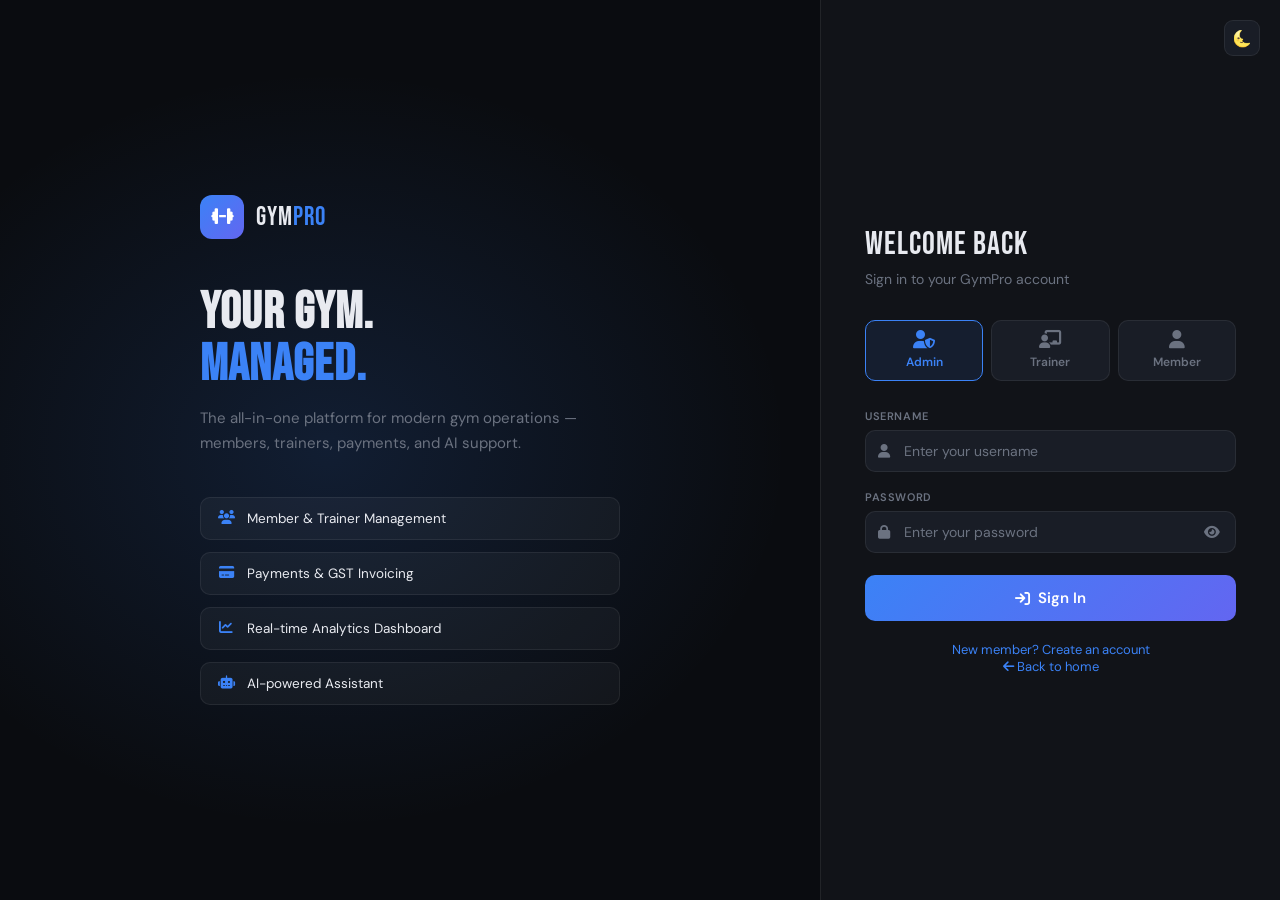
<file: frontend/members.html>
<!DOCTYPE html>
<html lang="en" data-theme="dark">
<head>
  <meta charset="UTF-8">
  <meta name="viewport" content="width=device-width, initial-scale=1.0">
  <title>GymPro — Members</title>
  <link rel="preconnect" href="https://fonts.googleapis.com">
  <link href="https://fonts.googleapis.com/css2?family=Bebas+Neue&family=DM+Sans:wght@300;400;500;600&family=DM+Mono:wght@400;500&display=swap" rel="stylesheet">
  <link rel="stylesheet" href="https://cdnjs.cloudflare.com/ajax/libs/font-awesome/6.4.0/css/all.min.css">
  <style>
    *,*::before,*::after{box-sizing:border-box;margin:0;padding:0}
    :root{
      --bg:#0a0c10;--surface:#111318;--surface2:#191d26;
      --border:rgba(255,255,255,0.07);--text:#e8eaf0;--muted:#6b7280;
      --accent:#3b82f6;--accent2:#6366f1;--green:#22c55e;--red:#ef4444;--yellow:#eab308;
      --radius:14px;--sidebar-w:240px;
      --font-body:'DM Sans',sans-serif;--font-head:'Bebas Neue',sans-serif;--font-mono:'DM Mono',monospace;
    }
    [data-theme="light"]{--bg:#f0f2f7;--surface:#fff;--surface2:#f8fafc;--border:rgba(0,0,0,0.08);--text:#1a1f2e;--muted:#94a3b8;}
    *{transition:background .2s,color .2s,border-color .2s;}
    html,body{height:100%;}
    body{font-family:var(--font-body);background:var(--bg);color:var(--text);display:flex;overflow:hidden;}
    a{text-decoration:none;color:inherit;}
    ::-webkit-scrollbar{width:5px;}::-webkit-scrollbar-track{background:transparent;}::-webkit-scrollbar-thumb{background:var(--border);border-radius:99px;}

    /* SIDEBAR */
    .sidebar{width:var(--sidebar-w);min-height:100vh;background:var(--surface);border-right:1px solid var(--border);display:flex;flex-direction:column;padding:28px 0 24px;position:fixed;top:0;left:0;bottom:0;z-index:100;}
    .sidebar-logo{display:flex;align-items:center;gap:10px;padding:0 20px 28px;border-bottom:1px solid var(--border);}
    .logo-icon{width:38px;height:38px;background:linear-gradient(135deg,var(--accent),var(--accent2));border-radius:10px;display:grid;place-items:center;font-size:16px;color:#fff;flex-shrink:0;}
    .logo-text{font-family:var(--font-head);font-size:22px;letter-spacing:1px;}
    .logo-text span{color:var(--accent);}
    .sidebar-section{padding:20px 12px 8px;}
    .sidebar-label{font-size:10px;font-weight:600;letter-spacing:1.5px;text-transform:uppercase;color:var(--muted);padding:0 10px;margin-bottom:6px;}
    .sidebar a{display:flex;align-items:center;gap:12px;padding:11px 14px;border-radius:10px;color:var(--muted);font-size:14px;font-weight:500;transition:all .18s;position:relative;}
    .sidebar a:hover{background:var(--surface2);color:var(--text);}
    .sidebar a.active{background:rgba(59,130,246,.12);color:var(--accent);}
    .sidebar a.active::before{content:'';position:absolute;left:0;top:25%;bottom:25%;width:3px;background:var(--accent);border-radius:0 3px 3px 0;}
    .sidebar a i{width:18px;text-align:center;font-size:15px;}
    .sidebar-footer{margin-top:auto;padding:16px 16px 0;border-top:1px solid var(--border);}
    .user-card{display:flex;align-items:center;gap:10px;padding:12px;background:var(--surface2);border-radius:10px;}
    .user-avatar{width:36px;height:36px;background:linear-gradient(135deg,var(--accent),var(--accent2));border-radius:50%;display:grid;place-items:center;font-size:14px;color:#fff;font-weight:700;flex-shrink:0;}
    .user-name{font-size:13px;font-weight:600;}
    .user-role{font-size:11px;color:var(--muted);}
    .logout-btn{display:flex;align-items:center;gap:6px;background:none;border:none;color:var(--red);font-size:12px;font-weight:500;cursor:pointer;padding:8px 12px;border-radius:8px;width:100%;margin-top:6px;font-family:var(--font-body);transition:background .15s;}
    .logout-btn:hover{background:rgba(239,68,68,.1);}

    /* MAIN */
    .main{margin-left:var(--sidebar-w);flex:1;height:100vh;overflow-y:auto;padding:32px 36px;}

    /* TOPBAR */
    .topbar{display:flex;justify-content:space-between;align-items:flex-start;margin-bottom:32px;gap:20px;}
    .page-title{font-family:var(--font-head);font-size:40px;letter-spacing:1px;line-height:1;}
    .page-sub{color:var(--muted);font-size:14px;margin-top:6px;}
    .topbar-right{display:flex;align-items:center;gap:10px;flex-shrink:0;}
    .icon-btn{width:38px;height:38px;background:var(--surface);border:1px solid var(--border);border-radius:10px;display:grid;place-items:center;cursor:pointer;color:var(--muted);font-size:15px;transition:all .15s;}
    .icon-btn:hover{color:var(--text);border-color:var(--accent);}
    .btn-primary{display:inline-flex;align-items:center;gap:8px;padding:10px 18px;background:var(--accent);color:#fff;border:none;border-radius:9px;font-size:14px;font-weight:600;font-family:var(--font-body);cursor:pointer;transition:opacity .15s,transform .15s;}
    .btn-primary:hover{opacity:.9;transform:translateY(-1px);}

    /* STATS */
    .stats-row{display:grid;grid-template-columns:repeat(4,1fr);gap:16px;margin-bottom:24px;}
    .stat-card{background:var(--surface);border:1px solid var(--border);border-radius:var(--radius);padding:20px 22px;position:relative;overflow:hidden;animation:fadeUp .4s ease both;}
    .stat-card::before{content:'';position:absolute;top:0;left:0;right:0;height:3px;}
    .stat-card.blue::before{background:linear-gradient(90deg,var(--accent),var(--accent2));}
    .stat-card.green::before{background:linear-gradient(90deg,var(--green),#16a34a);}
    .stat-card.yellow::before{background:linear-gradient(90deg,var(--yellow),#d97706);}
    .stat-card.red::before{background:linear-gradient(90deg,var(--red),#dc2626);}
    .stat-icon{width:38px;height:38px;border-radius:9px;display:grid;place-items:center;font-size:15px;margin-bottom:12px;}
    .blue .stat-icon{background:rgba(59,130,246,.15);color:var(--accent);}
    .green .stat-icon{background:rgba(34,197,94,.15);color:var(--green);}
    .yellow .stat-icon{background:rgba(234,179,8,.15);color:var(--yellow);}
    .red .stat-icon{background:rgba(239,68,68,.15);color:var(--red);}
    .stat-val{font-family:var(--font-head);font-size:32px;letter-spacing:1px;line-height:1;margin-bottom:3px;}
    .stat-lbl{font-size:12px;color:var(--muted);font-weight:500;}

    /* TOOLBAR */
    .toolbar{display:flex;align-items:center;gap:12px;margin-bottom:18px;flex-wrap:wrap;}
    .search-wrap{position:relative;flex:1;min-width:200px;}
    .search-wrap i{position:absolute;left:12px;top:50%;transform:translateY(-50%);color:var(--muted);font-size:13px;}
    .search-input{width:100%;background:var(--surface);border:1px solid var(--border);border-radius:9px;padding:9px 12px 9px 34px;color:var(--text);font-size:13px;font-family:var(--font-body);outline:none;transition:border-color .15s;}
    .search-input::placeholder{color:var(--muted);}
    .search-input:focus{border-color:var(--accent);}
    .filter-select{background:var(--surface);border:1px solid var(--border);border-radius:9px;padding:9px 14px;color:var(--text);font-size:13px;font-family:var(--font-body);outline:none;cursor:pointer;}

    /* TABLE CARD */
    .table-card{background:var(--surface);border:1px solid var(--border);border-radius:var(--radius);overflow:hidden;animation:fadeUp .4s .1s ease both;}
    @keyframes fadeUp{from{opacity:0;transform:translateY(12px)}to{opacity:1;transform:translateY(0)}}
    table{width:100%;border-collapse:collapse;}
    thead tr{border-bottom:1px solid var(--border);}
    th{padding:11px 20px;font-size:11px;font-weight:600;letter-spacing:1px;text-transform:uppercase;color:var(--muted);text-align:left;}
    tbody tr{border-bottom:1px solid var(--border);transition:background .15s;}
    tbody tr:last-child{border-bottom:none;}
    tbody tr:hover{background:var(--surface2);}
    td{padding:13px 20px;font-size:13.5px;}
    .member-name-cell{display:flex;align-items:center;gap:10px;}
    .mini-avatar{width:32px;height:32px;border-radius:50%;background:linear-gradient(135deg,var(--accent),var(--accent2));display:grid;place-items:center;font-size:12px;font-weight:700;color:#fff;flex-shrink:0;}
    .member-name-text{font-weight:600;}
    .member-email{font-size:12px;color:var(--muted);}
    .id-text{font-family:var(--font-mono);font-size:12px;color:var(--muted);}
    .status-pill{display:inline-block;padding:3px 10px;border-radius:20px;font-size:11px;font-weight:600;}
    .pill-active{background:rgba(34,197,94,.12);color:var(--green);}
    .pill-inactive{background:rgba(239,68,68,.12);color:var(--red);}
    .pill-pending{background:rgba(234,179,8,.12);color:var(--yellow);}
    .action-btns{display:flex;gap:6px;}
    .act-btn{width:30px;height:30px;border:1px solid var(--border);border-radius:7px;background:none;color:var(--muted);font-size:12px;cursor:pointer;display:grid;place-items:center;transition:all .15s;}
    .act-btn:hover{background:var(--surface2);color:var(--text);border-color:var(--accent);}
    .act-btn.danger:hover{border-color:var(--red);color:var(--red);}
    .empty-state{text-align:center;padding:52px;color:var(--muted);}
    .empty-state i{font-size:32px;margin-bottom:12px;display:block;opacity:.4;}

    /* MODAL */
    .modal-overlay{position:fixed;inset:0;background:rgba(0,0,0,.6);backdrop-filter:blur(4px);z-index:200;display:none;align-items:center;justify-content:center;}
    .modal-overlay.open{display:flex;}
    .modal{background:var(--surface);border:1px solid var(--border);border-radius:var(--radius);padding:28px;width:100%;max-width:480px;animation:fadeUp .3s ease both;}
    .modal-header{display:flex;align-items:center;justify-content:space-between;margin-bottom:24px;}
    .modal-title{font-family:var(--font-head);font-size:26px;letter-spacing:1px;}
    .modal-close{width:32px;height:32px;background:none;border:1px solid var(--border);border-radius:8px;color:var(--muted);cursor:pointer;display:grid;place-items:center;font-size:14px;transition:all .15s;}
    .modal-close:hover{color:var(--red);border-color:var(--red);}
    .form-group{margin-bottom:16px;}
    .form-label{font-size:12px;font-weight:600;letter-spacing:.8px;text-transform:uppercase;color:var(--muted);display:block;margin-bottom:7px;}
    .form-control{width:100%;background:var(--surface2);border:1px solid var(--border);border-radius:9px;padding:11px 14px;color:var(--text);font-size:14px;font-family:var(--font-body);outline:none;transition:border-color .15s;}
    .form-control::placeholder{color:var(--muted);}
    .form-control:focus{border-color:var(--accent);}
    .form-row{display:grid;grid-template-columns:1fr 1fr;gap:12px;}
    .modal-footer{display:flex;gap:10px;justify-content:flex-end;margin-top:20px;}
    .btn-ghost{display:inline-flex;align-items:center;gap:6px;padding:10px 16px;background:none;border:1px solid var(--border);color:var(--muted);border-radius:9px;font-size:13px;font-family:var(--font-body);cursor:pointer;transition:all .15s;}
    .btn-ghost:hover{border-color:var(--text);color:var(--text);}

    /* TOAST */
    .toast{position:fixed;bottom:24px;right:24px;background:var(--surface);border:1px solid var(--border);border-radius:12px;padding:14px 18px;font-size:13px;display:flex;align-items:center;gap:10px;box-shadow:0 8px 30px rgba(0,0,0,.4);transform:translateY(80px);opacity:0;transition:all .3s ease;z-index:9999;}
    .toast.show{transform:translateY(0);opacity:1;}

    /* PAGINATION */
    .pagination{display:flex;align-items:center;justify-content:space-between;padding:14px 20px;border-top:1px solid var(--border);font-size:13px;color:var(--muted);}
    .page-btns{display:flex;gap:6px;}
    .page-btn{width:32px;height:32px;border:1px solid var(--border);border-radius:7px;background:none;color:var(--muted);font-size:13px;cursor:pointer;display:grid;place-items:center;transition:all .15s;font-family:var(--font-mono);}
    .page-btn:hover,.page-btn.active{background:var(--accent);color:#fff;border-color:var(--accent);}

    @media(max-width:860px){.sidebar{transform:translateX(-100%)}.main{margin-left:0;padding:20px;}}
    @media(max-width:640px){.stats-row{grid-template-columns:1fr 1fr;}.form-row{grid-template-columns:1fr;}}
  </style>
</head>
<body>

  <!-- SIDEBAR -->
  <aside class="sidebar">
    <div class="sidebar-logo">
      <div class="logo-icon"><i class="fas fa-dumbbell"></i></div>
      <div class="logo-text">GYM<span>PRO</span></div>
    </div>
    <div class="sidebar-section">
      <div class="sidebar-label">Main</div>
      <a href="dashboard.html" data-role="admin,trainer,member"><i class="fas fa-chart-line"></i> Dashboard</a>
      <a href="members.html" class="active" data-role="admin,trainer"><i class="fas fa-users"></i> Members</a>
      <a href="trainers.html" data-role="admin,trainer"><i class="fas fa-person"></i> Trainers</a>
    </div>
    <div class="sidebar-section">
      <div class="sidebar-label">Finance</div>
      <a href="payments.html" data-role="admin,trainer"><i class="fas fa-credit-card"></i> Payments</a>
    </div>
    <div class="sidebar-section">
      <div class="sidebar-label">Tools</div>
      <a href="workouts.html" data-role="admin,trainer,member"><i class="fas fa-fire"></i> Workouts</a>
      <a href="chatbot.html" data-role="admin,trainer,member"><i class="fas fa-robot"></i> AI Assistant</a>
    </div>
    <div class="sidebar-footer">
      <div class="user-card">
        <div class="user-avatar" id="userInitial">A</div>
        <div><div class="user-name" id="sidebarUser">Admin</div><div class="user-role" id="sidebarRole">Administrator</div></div>
      </div>
      <button class="logout-btn" onclick="doLogout()"><i class="fas fa-arrow-right-from-bracket"></i> Log out</button>
    </div>
  </aside>

  <!-- MAIN -->
  <main class="main">
    <div class="topbar">
      <div>
        <div class="page-title">MEMBERS</div>
        <div class="page-sub">Manage all gym members and their profiles</div>
      </div>
      <div class="topbar-right">
        <div class="icon-btn" onclick="toggleTheme()" id="themeBtn">🌜</div>
        <button class="btn-primary admin-only" onclick="openModal()"><i class="fas fa-plus"></i> Add Member</button>
      </div>
    </div>

    <!-- Stats -->
    <div class="stats-row">
      <div class="stat-card blue"><div class="stat-icon"><i class="fas fa-users"></i></div><div class="stat-val" id="statTotal">0</div><div class="stat-lbl">Total Members</div></div>
      <div class="stat-card green"><div class="stat-icon"><i class="fas fa-check-circle"></i></div><div class="stat-val" id="statActive">0</div><div class="stat-lbl">Active</div></div>
      <div class="stat-card yellow"><div class="stat-icon"><i class="fas fa-clock"></i></div><div class="stat-val" id="statPending">0</div><div class="stat-lbl">Pending</div></div>
      <div class="stat-card red"><div class="stat-icon"><i class="fas fa-ban"></i></div><div class="stat-val" id="statInactive">0</div><div class="stat-lbl">Inactive</div></div>
    </div>

    <!-- Toolbar -->
    <div class="toolbar">
      <div class="search-wrap"><i class="fas fa-search"></i><input class="search-input" id="searchInput" placeholder="Search by name, ID or phone…" oninput="filterTable()"></div>
      <select class="filter-select" id="statusFilter" onchange="filterTable()">
        <option value="">All Status</option>
        <option value="active">Active</option>
        <option value="inactive">Inactive</option>
        <option value="pending">Pending</option>
      </select>
      <div class="icon-btn" onclick="loadMembers()" title="Refresh"><i class="fas fa-arrows-rotate"></i></div>
    </div>

    <!-- Table -->
    <div class="table-card">
      <table>
        <thead>
          <tr>
            <th>Member</th>
            <th>ID</th>
            <th>Age</th>
            <th>Phone</th>
            <th>Status</th>
            <th>Join Date</th>
            <th>Actions</th>
          </tr>
        </thead>
        <tbody id="membersBody">
          <tr><td colspan="7"><div class="empty-state"><i class="fas fa-spinner fa-spin"></i>Loading members…</div></td></tr>
        </tbody>
      </table>
      <div class="pagination">
        <span id="pageInfo">Showing 0 members</span>
        <div class="page-btns" id="pageBtns"></div>
      </div>
    </div>
  </main>

  <!-- ADD/EDIT MODAL -->
  <div class="modal-overlay" id="memberModal">
    <div class="modal">
      <div class="modal-header">
        <div class="modal-title" id="modalTitle">ADD MEMBER</div>
        <button class="modal-close" onclick="closeModal()"><i class="fas fa-times"></i></button>
      </div>
      <input type="hidden" id="editId">
      <div class="form-row">
        <div class="form-group"><label class="form-label">Full Name *</label><input type="text" id="fName" class="form-control" placeholder="e.g. Rahul Singh"></div>
        <div class="form-group"><label class="form-label">Age *</label><input type="number" id="fAge" class="form-control" placeholder="25"></div>
      </div>
      <div class="form-row">
        <div class="form-group"><label class="form-label">Phone *</label><input type="tel" id="fPhone" class="form-control" placeholder="9876543210"></div>
        <div class="form-group"><label class="form-label">Gender</label>
          <select id="fGender" class="form-control">
            <option value="M">Male</option>
            <option value="F">Female</option>
            <option value="O">Other</option>
          </select>
        </div>
      </div>
      <div class="form-row">
        <div class="form-group"><label class="form-label">Address *</label><input type="text" id="fAddress" class="form-control" placeholder="Street address"></div>
        <div class="form-group"><label class="form-label">City *</label><input type="text" id="fCity" class="form-control" placeholder="e.g. Mumbai"></div>
      </div>
      <div class="form-row">
        <div class="form-group"><label class="form-label">Emergency Contact *</label><input type="tel" id="fEmergencyContact" class="form-control" placeholder="9876500000"></div>
        <div class="form-group"><label class="form-label">Join Date</label><input type="date" id="fDate" class="form-control"></div>
      </div>
      <div class="form-row">
        <div class="form-group"><label class="form-label">Status</label>
          <select id="fStatus" class="form-control">
            <option value="active">Active</option>
            <option value="pending">Pending</option>
            <option value="inactive">Inactive</option>
          </select>
        </div>
        <div class="form-group"></div>
      </div>
      <div id="memberLoginFields">
        <div class="form-row">
          <div class="form-group"><label class="form-label">Username/Email *</label><input type="text" id="fUsername" class="form-control" placeholder="member@gym.com" autocomplete="username"></div>
          <div class="form-group"><label class="form-label">Password *</label><input type="password" id="fPassword" class="form-control" placeholder="Minimum 6 characters" autocomplete="new-password"></div>
        </div>
        <div class="form-row">
          <div class="form-group"><label class="form-label">Confirm Password *</label><input type="password" id="fConfirmPassword" class="form-control" placeholder="Repeat password" autocomplete="new-password"></div>
          <div class="form-group"></div>
        </div>
      </div>
      <div class="modal-footer">
        <button class="btn-ghost" onclick="closeModal()">Cancel</button>
        <button class="btn-primary" id="saveBtn" onclick="saveMember()"><i class="fas fa-save"></i> Save Member</button>
      </div>
    </div>
  </div>

  <!-- Toast -->
  <div class="toast" id="toast"><i class="fas fa-check-circle" style="color:var(--green);"></i><span id="toastMsg">Done!</span></div>

  <script src="js/config.js"></script>
  <script>
    const API = window.GYM_API_BASE_URL;
    let allMembers = [];
    let currentPage = 1;
    const perPage = 10;

    function getUser() { try { return JSON.parse(localStorage.getItem('gymUser')) || JSON.parse(localStorage.getItem('currentUser')); } catch { return null; } }
    function getRole() { const u = getUser(); return u ? u.role : null; }
    function apiFetch(path, opts) {
      opts = opts || {};
      const user = getUser();
      const headers = Object.assign({}, opts.headers || {});
      if (!headers['Content-Type'] && opts.body) headers['Content-Type'] = 'application/json';
      if (user) headers['X-User'] = JSON.stringify(user);
      return fetch(API + path, { credentials: 'include', method: opts.method || 'GET', body: opts.body, headers });
    }

    function showToast(msg, type = 'success') {
      const t = document.getElementById('toast');
      const i = t.querySelector('i');
      i.style.color = type === 'error' ? 'var(--red)' : 'var(--green)';
      document.getElementById('toastMsg').textContent = msg;
      t.classList.add('show');
      setTimeout(() => t.classList.remove('show'), 2800);
    }

    function loadMembers() {
      apiFetch('/members')
        .then(r => { if (!r.ok) throw new Error('Failed'); return r.json(); })
        .then(data => {
          allMembers = data;
          updateStats(data);
          renderTable(data);
        })
        .catch(() => {
          document.getElementById('membersBody').innerHTML = `<tr><td colspan="7"><div class="empty-state"><i class="fas fa-exclamation-triangle"></i>Could not connect to server. Is the backend running?</div></td></tr>`;
        });
    }

    function updateStats(data) {
      document.getElementById('statTotal').textContent = data.length;
      document.getElementById('statActive').textContent = data.filter(m => (m.status||'active').toLowerCase() === 'active').length;
      document.getElementById('statPending').textContent = data.filter(m => (m.status||'').toLowerCase() === 'pending').length;
      document.getElementById('statInactive').textContent = data.filter(m => (m.status||'').toLowerCase() === 'inactive').length;
    }

    function renderTable(data) {
      const tbody = document.getElementById('membersBody');
      const start = (currentPage - 1) * perPage;
      const page = data.slice(start, start + perPage);
      const role = getRole();

      document.getElementById('pageInfo').textContent = `Showing ${data.length} member${data.length !== 1 ? 's' : ''}`;
      renderPagination(data.length);

      if (!page.length) {
        tbody.innerHTML = `<tr><td colspan="7"><div class="empty-state"><i class="fas fa-users-slash"></i>No members found</div></td></tr>`;
        return;
      }

      tbody.innerHTML = page.map(m => {
        const name = m.name || 'Unknown';
        const initials = name.split(' ').map(w => w[0]).join('').slice(0, 2).toUpperCase();
        const status = (m.status || 'active').toLowerCase();
        const pillClass = status === 'active' ? 'pill-active' : status === 'pending' ? 'pill-pending' : 'pill-inactive';
        const joinDate = m.join_date || m.joinDate || m.created_at || '';
        const actionsHtml = role === 'admin' ? `
          <div class="action-btns">
            <button class="act-btn" title="Edit" onclick="editMember(${m.member_id})"><i class="fas fa-pen"></i></button>
            <button class="act-btn danger" title="Delete" onclick="deleteMember(${m.member_id}, '${name}')"><i class="fas fa-trash"></i></button>
          </div>` : `<span style="color:var(--muted);font-size:12px;">View only</span>`;
        return `<tr>
          <td><div class="member-name-cell"><div class="mini-avatar">${initials}</div><div><div class="member-name-text">${name}</div><div class="member-email">${m.email || ''}</div></div></div></td>
          <td><span class="id-text">#${m.member_id || '—'}</span></td>
          <td>${m.age || '—'}</td>
          <td>${m.phone || '—'}</td>
          <td><span class="status-pill ${pillClass}">${status.charAt(0).toUpperCase() + status.slice(1)}</span></td>
          <td style="color:var(--muted);font-size:12.5px;">${joinDate ? new Date(joinDate).toLocaleDateString('en-IN', {day:'numeric',month:'short',year:'numeric'}) : '—'}</td>
          <td>${actionsHtml}</td>
        </tr>`;
      }).join('');
    }

    function renderPagination(total) {
      const pages = Math.ceil(total / perPage);
      const container = document.getElementById('pageBtns');
      container.innerHTML = '';
      for (let i = 1; i <= pages; i++) {
        const btn = document.createElement('button');
        btn.className = 'page-btn' + (i === currentPage ? ' active' : '');
        btn.textContent = i;
        btn.onclick = () => { currentPage = i; filterTable(); };
        container.appendChild(btn);
      }
    }

    function filterTable() {
      const q = document.getElementById('searchInput').value.toLowerCase();
      const s = document.getElementById('statusFilter').value.toLowerCase();
      const filtered = allMembers.filter(m => {
        const name = (m.name || '').toLowerCase();
        const phone = (m.phone || '').toLowerCase();
        const id = String(m.member_id || '');
        const matchQ = !q || name.includes(q) || phone.includes(q) || id.includes(q);
        const matchS = !s || (m.status || 'active').toLowerCase() === s;
        return matchQ && matchS;
      });
      renderTable(filtered);
    }

    // Modal
    function openModal(member = null) {
      document.getElementById('editId').value = member ? member.member_id : '';
      document.getElementById('modalTitle').textContent = member ? 'EDIT MEMBER' : 'ADD MEMBER';
      document.getElementById('fName').value  = member ? member.name : '';
      document.getElementById('fAge').value   = member ? (member.age || '') : '';
      document.getElementById('fPhone').value = member ? member.phone : '';
      document.getElementById('fGender').value = member ? (member.gender || 'M') : 'M';
      document.getElementById('fAddress').value = member ? (member.address || '') : '';
      document.getElementById('fCity').value  = member ? (member.city || '') : '';
      document.getElementById('fEmergencyContact').value = member ? (member.emergency_contact || '') : '';
      document.getElementById('fStatus').value = member ? (member.status || 'active') : 'active';
      document.getElementById('fDate').value  = member ? (member.join_date || '') : new Date().toISOString().split('T')[0];
      document.getElementById('memberLoginFields').style.display = member ? 'none' : 'block';
      document.getElementById('fUsername').value = '';
      document.getElementById('fPassword').value = '';
      document.getElementById('fConfirmPassword').value = '';
      document.getElementById('memberModal').classList.add('open');
    }
    function closeModal() { document.getElementById('memberModal').classList.remove('open'); }

    function editMember(id) {
      const m = allMembers.find(m => m.member_id === id);
      if (m) openModal(m);
    }

    function saveMember() {
      const id      = document.getElementById('editId').value;
      const name    = document.getElementById('fName').value.trim();
      const phone   = document.getElementById('fPhone').value.trim();
      const age     = document.getElementById('fAge').value;
      const address = document.getElementById('fAddress').value.trim();
      const city    = document.getElementById('fCity').value.trim();
      const emergencyContact = document.getElementById('fEmergencyContact').value.trim();
      if (!name || !phone) { showToast('Name and phone are required', 'error'); return; }
      if (!age)     { showToast('Age is required', 'error'); return; }
      if (!address) { showToast('Address is required', 'error'); return; }
      if (!city)    { showToast('City is required', 'error'); return; }
      if (!emergencyContact) { showToast('Emergency contact is required', 'error'); return; }

      const payload = {
        name,
        phone,
        age,
        gender:            document.getElementById('fGender').value || 'M',
        address,
        city,
        emergency_contact: emergencyContact,
        status:            document.getElementById('fStatus').value || 'active',
        join_date:         document.getElementById('fDate').value   || null,
      };

      if (!id) {
        const username = document.getElementById('fUsername').value.trim();
        const password = document.getElementById('fPassword').value;
        const confirmPassword = document.getElementById('fConfirmPassword').value;
        if (!username) { showToast('Username/email is required', 'error'); return; }
        if (!password || password.length < 6) { showToast('Password must be at least 6 characters', 'error'); return; }
        if (password !== confirmPassword) { showToast('Passwords do not match', 'error'); return; }
        payload.username = username;
        payload.password = password;
        payload.confirm_password = confirmPassword;
      }

      const path   = id ? '/members/' + id : '/members';
      const method = id ? 'PUT' : 'POST';

      const btn = document.getElementById('saveBtn');
      if (btn) { btn.disabled = true; btn.innerHTML = '<i class="fas fa-spinner fa-spin"></i> Saving…'; }

      apiFetch(path, { method: method, body: JSON.stringify(payload) })
        .then(r => {
          if (!r.ok) return r.json().then(e => { throw new Error(e.error || 'Save failed'); });
          return r.json();
        })
        .then(() => {
          closeModal();
          loadMembers();
          showToast(id ? 'Member updated!' : 'Member added successfully!');
        })
        .catch(e => showToast(e.message || 'Error saving member', 'error'))
        .finally(() => {
          if (btn) { btn.disabled = false; btn.innerHTML = '<i class="fas fa-save"></i> Save Member'; }
        });
    }

    function deleteMember(id, name) {
      if (!confirm('Delete member "' + name + '"? This cannot be undone.')) return;
      apiFetch('/members/' + id, { method: 'DELETE' })
        .then(r => { if (!r.ok) throw new Error('Delete failed'); return r.json(); })
        .then(() => { loadMembers(); showToast('Member deleted'); })
        .catch(e  => showToast(e.message, 'error'));
    }

    // Auth & UI init
    function doLogout() {
      apiFetch('/logout', { method: 'POST' }).catch(() => {}).finally(() => {
        localStorage.removeItem('gymUser');
        localStorage.removeItem('currentUser');
        window.location.href = 'login.html';
      });
    }

    function toggleTheme() {
      const html = document.documentElement;
      const isDark = html.getAttribute('data-theme') === 'dark';
      html.setAttribute('data-theme', isDark ? 'light' : 'dark');
      document.getElementById('themeBtn').textContent = isDark ? '🌞' : '🌜';
      localStorage.setItem('gymTheme', isDark ? 'light' : 'dark');
    }

    document.addEventListener('DOMContentLoaded', () => {
      const theme = localStorage.getItem('gymTheme') || 'dark';
      document.documentElement.setAttribute('data-theme', theme);
      document.getElementById('themeBtn').textContent = theme === 'dark' ? '🌜' : '🌞';
      const user = getUser();
      if (!user) { window.location.href = 'login.html'; return; }
      const name = user.username || user.name || 'User';
      document.getElementById('sidebarUser').textContent = name;
      document.getElementById('userInitial').textContent = name[0].toUpperCase();
      document.getElementById('sidebarRole').textContent = (user.role || 'user').charAt(0).toUpperCase() + (user.role || 'user').slice(1);
      if (user.role !== 'admin') document.querySelectorAll('.admin-only').forEach(e => e.remove());
      document.querySelectorAll('[data-role]').forEach(el => {
        if (!el.getAttribute('data-role').includes(user.role)) el.style.display = 'none';
      });
      loadMembers();
    });
  </script>
</body>
</html>
</file>
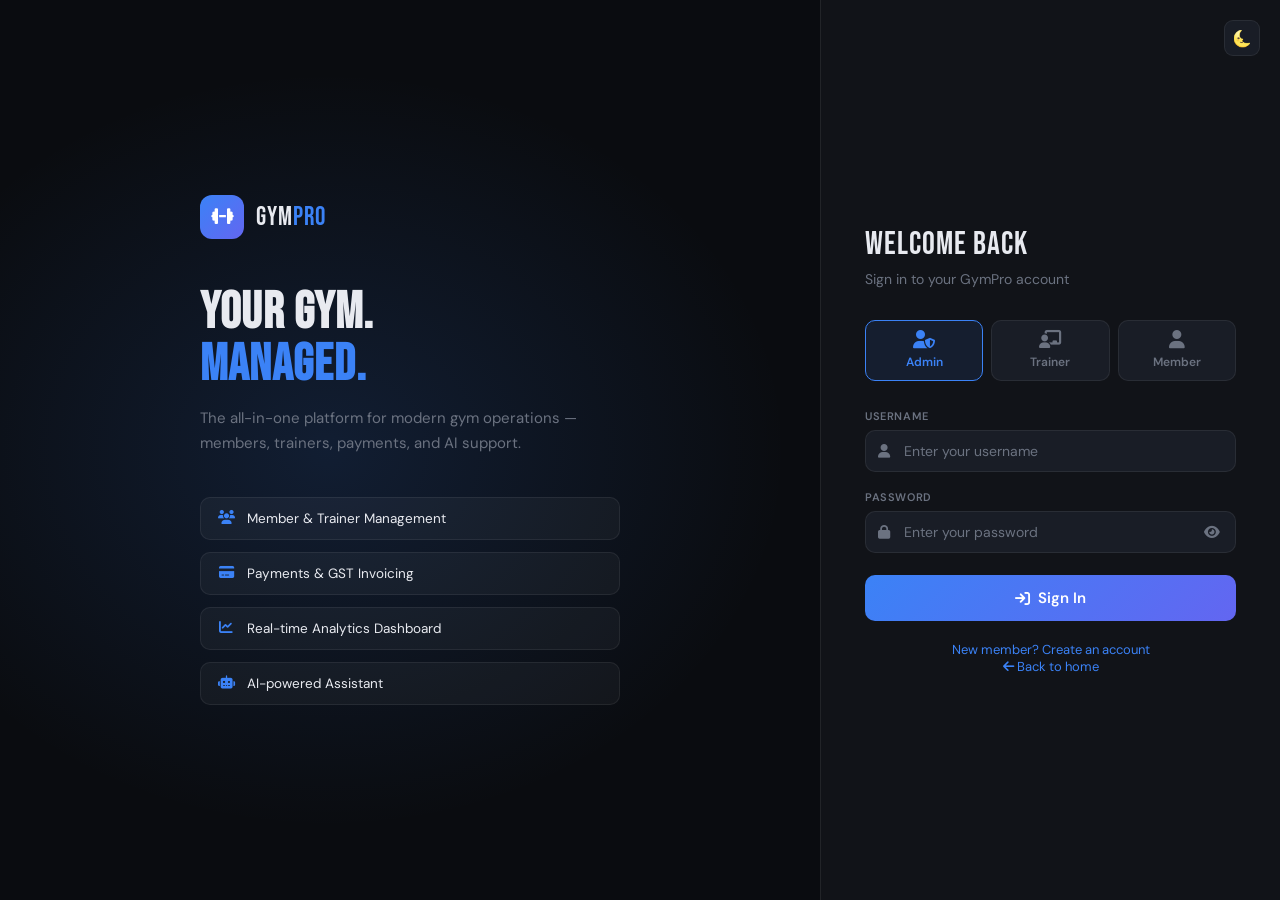
<file: frontend/memberships.html>
<!DOCTYPE html>
<html lang="en" data-theme="dark">
<head>
  <meta charset="UTF-8"><meta name="viewport" content="width=device-width, initial-scale=1.0">
  <title>GymPro — Memberships</title>
  <link rel="preconnect" href="https://fonts.googleapis.com">
  <link href="https://fonts.googleapis.com/css2?family=Bebas+Neue&family=DM+Sans:wght@300;400;500;600&family=DM+Mono:wght@400;500&display=swap" rel="stylesheet">
  <link rel="stylesheet" href="https://cdnjs.cloudflare.com/ajax/libs/font-awesome/6.4.0/css/all.min.css">
  <style>
    *,*::before,*::after{box-sizing:border-box;margin:0;padding:0}
    :root{--bg:#0a0c10;--surface:#111318;--surface2:#191d26;--border:rgba(255,255,255,0.07);--text:#e8eaf0;--muted:#6b7280;--accent:#3b82f6;--accent2:#6366f1;--green:#22c55e;--yellow:#eab308;--red:#ef4444;--radius:14px;--sidebar-w:240px;--font-body:'DM Sans',sans-serif;--font-head:'Bebas Neue',sans-serif;--font-mono:'DM Mono',monospace;}
    [data-theme="light"]{--bg:#f0f2f7;--surface:#fff;--surface2:#f8fafc;--border:rgba(0,0,0,0.08);--text:#1a1f2e;--muted:#94a3b8;}
    html,body{height:100%;}body{font-family:var(--font-body);background:var(--bg);color:var(--text);display:flex;overflow:hidden;transition:background .3s,color .3s;}
    a{text-decoration:none;color:inherit;}::-webkit-scrollbar{width:5px;}::-webkit-scrollbar-track{background:transparent;}::-webkit-scrollbar-thumb{background:var(--border);border-radius:99px;}
    .sidebar{width:var(--sidebar-w);min-height:100vh;background:var(--surface);border-right:1px solid var(--border);display:flex;flex-direction:column;padding:28px 0 24px;position:fixed;top:0;left:0;bottom:0;z-index:100;}
    .sidebar-logo{display:flex;align-items:center;gap:10px;padding:0 20px 28px;border-bottom:1px solid var(--border);}
    .logo-icon{width:38px;height:38px;background:linear-gradient(135deg,var(--accent),var(--accent2));border-radius:10px;display:grid;place-items:center;font-size:16px;color:#fff;flex-shrink:0;}
    .logo-text{font-family:var(--font-head);font-size:22px;letter-spacing:1px;}.logo-text span{color:var(--accent);}
    .sidebar-section{padding:20px 12px 8px;}.sidebar-label{font-size:10px;font-weight:600;letter-spacing:1.5px;text-transform:uppercase;color:var(--muted);padding:0 10px;margin-bottom:6px;}
    .sidebar a{display:flex;align-items:center;gap:12px;padding:11px 14px;border-radius:10px;color:var(--muted);font-size:14px;font-weight:500;transition:all .18s;position:relative;}
    .sidebar a:hover{background:var(--surface2);color:var(--text);}.sidebar a.active{background:rgba(59,130,246,.12);color:var(--accent);}
    .sidebar a.active::before{content:'';position:absolute;left:0;top:25%;bottom:25%;width:3px;background:var(--accent);border-radius:0 3px 3px 0;}
    .sidebar a i{width:18px;text-align:center;font-size:15px;}
    .sidebar-footer{margin-top:auto;padding:16px 16px 0;border-top:1px solid var(--border);}
    .user-card{display:flex;align-items:center;gap:10px;padding:12px;background:var(--surface2);border-radius:10px;}
    .user-avatar{width:36px;height:36px;background:linear-gradient(135deg,var(--accent),var(--accent2));border-radius:50%;display:grid;place-items:center;font-size:14px;color:#fff;font-weight:700;flex-shrink:0;}
    .user-name{font-size:13px;font-weight:600;}.user-role{font-size:11px;color:var(--muted);}
    .logout-btn{display:flex;align-items:center;gap:6px;background:none;border:none;color:var(--red);font-size:12px;font-weight:500;cursor:pointer;padding:8px 12px;border-radius:8px;width:100%;margin-top:6px;font-family:var(--font-body);transition:background .15s;}
    .logout-btn:hover{background:rgba(239,68,68,.1);}
    .main{margin-left:var(--sidebar-w);flex:1;height:100vh;overflow-y:auto;padding:32px 36px;}
    .topbar{display:flex;justify-content:space-between;align-items:flex-start;margin-bottom:28px;gap:20px;}
    .page-title{font-family:var(--font-head);font-size:40px;letter-spacing:1px;line-height:1;}
    .page-sub{color:var(--muted);font-size:14px;margin-top:6px;}
    .topbar-right{display:flex;align-items:center;gap:10px;flex-shrink:0;}
    .icon-btn{width:38px;height:38px;background:var(--surface);border:1px solid var(--border);border-radius:10px;display:grid;place-items:center;cursor:pointer;color:var(--muted);font-size:15px;transition:all .15s;}
    .icon-btn:hover{color:var(--text);border-color:var(--accent);}
    .btn-primary{display:inline-flex;align-items:center;gap:8px;padding:10px 18px;background:var(--accent);color:#fff;border:none;border-radius:9px;font-size:14px;font-weight:600;font-family:var(--font-body);cursor:pointer;transition:opacity .15s;}
    .btn-primary:hover{opacity:.88;}

    /* expiry alert banner */
    .expiry-banner{background:rgba(239,68,68,.08);border:1px solid rgba(239,68,68,.25);border-radius:var(--radius);padding:16px 20px;margin-bottom:20px;display:none;animation:fadeUp .4s ease both;}
    .expiry-banner.show{display:block;}
    @keyframes fadeUp{from{opacity:0;transform:translateY(10px)}to{opacity:1;transform:translateY(0)}}
    .expiry-banner-title{color:var(--red);font-weight:700;font-size:14px;margin-bottom:10px;display:flex;align-items:center;gap:8px;}
    .expiry-list{display:flex;flex-direction:column;gap:6px;}
    .expiry-item{display:flex;align-items:center;justify-content:space-between;background:rgba(239,68,68,.06);border-radius:8px;padding:8px 12px;font-size:13px;}
    .expiry-name{font-weight:600;}
    .expiry-days{font-family:var(--font-mono);font-size:11px;padding:2px 8px;border-radius:20px;}
    .days-0{background:rgba(239,68,68,.2);color:var(--red);}
    .days-few{background:rgba(234,179,8,.15);color:var(--yellow);}

    /* stats */
    .stats-row{display:grid;grid-template-columns:repeat(4,1fr);gap:14px;margin-bottom:20px;}
    .stat-card{background:var(--surface);border:1px solid var(--border);border-radius:var(--radius);padding:18px 20px;position:relative;overflow:hidden;}
    .stat-card::before{content:'';position:absolute;top:0;left:0;right:0;height:3px;}
    .stat-card.blue::before{background:linear-gradient(90deg,var(--accent),var(--accent2));}
    .stat-card.green::before{background:linear-gradient(90deg,var(--green),#16a34a);}
    .stat-card.yellow::before{background:linear-gradient(90deg,var(--yellow),#d97706);}
    .stat-card.red::before{background:linear-gradient(90deg,var(--red),#dc2626);}
    .stat-icon{width:36px;height:36px;border-radius:8px;display:grid;place-items:center;font-size:14px;margin-bottom:10px;}
    .blue .stat-icon{background:rgba(59,130,246,.15);color:var(--accent);}
    .green .stat-icon{background:rgba(34,197,94,.15);color:var(--green);}
    .yellow .stat-icon{background:rgba(234,179,8,.15);color:var(--yellow);}
    .red .stat-icon{background:rgba(239,68,68,.15);color:var(--red);}
    .stat-val{font-family:var(--font-head);font-size:26px;letter-spacing:1px;line-height:1;margin-bottom:2px;}
    .stat-lbl{font-size:12px;color:var(--muted);}

    /* toolbar & table */
    .toolbar{display:flex;align-items:center;gap:10px;margin-bottom:16px;flex-wrap:wrap;}
    .search-wrap{position:relative;flex:1;min-width:200px;}
    .search-wrap i{position:absolute;left:12px;top:50%;transform:translateY(-50%);color:var(--muted);font-size:13px;}
    .search-input{width:100%;background:var(--surface);border:1px solid var(--border);border-radius:9px;padding:9px 12px 9px 34px;color:var(--text);font-size:13px;font-family:var(--font-body);outline:none;transition:border-color .15s;}
    .search-input:focus{border-color:var(--accent);}.search-input::placeholder{color:var(--muted);}
    .filter-select{background:var(--surface);border:1px solid var(--border);border-radius:9px;padding:9px 14px;color:var(--text);font-size:13px;font-family:var(--font-body);outline:none;cursor:pointer;}
    .table-card{background:var(--surface);border:1px solid var(--border);border-radius:var(--radius);overflow:hidden;}
    .table-wrap{overflow-x:auto;}
    table{width:100%;border-collapse:collapse;}
    thead tr{border-bottom:1px solid var(--border);}
    th{padding:10px 18px;font-size:11px;font-weight:600;letter-spacing:1px;text-transform:uppercase;color:var(--muted);text-align:left;}
    tbody tr{border-bottom:1px solid var(--border);transition:background .15s;}
    tbody tr:last-child{border-bottom:none;}tbody tr:hover{background:var(--surface2);}
    td{padding:12px 18px;font-size:13.5px;vertical-align:middle;}
    .member-name{font-weight:600;}.member-phone{font-size:11px;color:var(--muted);margin-top:2px;}
    .plan-badge{display:inline-block;background:rgba(59,130,246,.1);color:var(--accent);border:1px solid rgba(59,130,246,.2);padding:3px 9px;border-radius:6px;font-size:12px;font-weight:600;}
    .status-pill{display:inline-block;padding:3px 10px;border-radius:20px;font-size:11px;font-weight:600;}
    .pill-active{background:rgba(34,197,94,.12);color:var(--green);}
    .pill-expired{background:rgba(239,68,68,.12);color:var(--red);}
    .pill-cancelled{background:rgba(107,114,128,.12);color:var(--muted);}
    .days-badge{font-family:var(--font-mono);font-size:12px;padding:3px 8px;border-radius:6px;}
    .days-ok{background:rgba(34,197,94,.1);color:var(--green);}
    .days-warn{background:rgba(234,179,8,.1);color:var(--yellow);}
    .days-over{background:rgba(239,68,68,.1);color:var(--red);}
    .id-text{font-family:var(--font-mono);font-size:12px;color:var(--muted);}
    .empty-state{text-align:center;padding:48px;color:var(--muted);}
    .empty-state i{font-size:28px;margin-bottom:10px;display:block;opacity:.4;}
    .toast{position:fixed;bottom:24px;right:24px;background:var(--surface);border:1px solid var(--border);border-radius:12px;padding:14px 18px;font-size:13px;display:flex;align-items:center;gap:10px;box-shadow:0 8px 30px rgba(0,0,0,.4);transform:translateY(80px);opacity:0;transition:all .3s ease;z-index:9999;}
    .toast.show{transform:translateY(0);opacity:1;}
  </style>
</head>
<body>
<aside class="sidebar">
  <div class="sidebar-logo"><div class="logo-icon"><i class="fas fa-dumbbell"></i></div><div class="logo-text">GYM<span>PRO</span></div></div>
  <div class="sidebar-section"><div class="sidebar-label">Main</div>
    <a href="dashboard.html"><i class="fas fa-chart-line"></i> Dashboard</a>
    <a href="members.html"><i class="fas fa-users"></i> Members</a>
    <a href="trainers.html"><i class="fas fa-person"></i> Trainers</a>
  </div>
  <div class="sidebar-section"><div class="sidebar-label">Finance</div>
    <a href="payments.html"><i class="fas fa-credit-card"></i> Payments</a>
    <a href="plans.html"><i class="fas fa-id-card"></i> Plans</a>
    <a href="memberships.html" class="active"><i class="fas fa-calendar-check"></i> Memberships</a>
  </div>
  <div class="sidebar-section"><div class="sidebar-label">Operations</div>
    <a href="attendance.html"><i class="fas fa-clipboard-check"></i> Attendance</a>
    <a href="reports.html"><i class="fas fa-chart-bar"></i> Reports</a>
  </div>
  <div class="sidebar-section"><div class="sidebar-label">Tools</div>
    <a href="workouts.html"><i class="fas fa-fire"></i> Workouts</a>
    <a href="chatbot.html"><i class="fas fa-robot"></i> AI Assistant</a>
  </div>
  <div class="sidebar-footer">
    <div class="user-card"><div class="user-avatar" id="userInitial">A</div><div><div class="user-name" id="sidebarUser">Admin</div><div class="user-role" id="sidebarRole">Administrator</div></div></div>
    <button class="logout-btn" onclick="doLogout()"><i class="fas fa-arrow-right-from-bracket"></i> Log out</button>
  </div>
</aside>

<main class="main">
  <div class="topbar">
    <div><div class="page-title">MEMBERSHIPS</div><div class="page-sub">Track active plans, renewals and expiry alerts</div></div>
    <div class="topbar-right">
      <div class="icon-btn" onclick="toggleTheme()" id="themeBtn">🌜</div>
      <div class="icon-btn" onclick="loadAll()" title="Refresh"><i class="fas fa-arrows-rotate"></i></div>
      <button class="btn-primary" onclick="location.href='plans.html'"><i class="fas fa-plus"></i> Assign Plan</button>
    </div>
  </div>

  <!-- Expiry Alert Banner -->
  <div class="expiry-banner" id="expiryBanner">
    <div class="expiry-banner-title"><i class="fas fa-triangle-exclamation"></i> Memberships Expiring Soon</div>
    <div class="expiry-list" id="expiryList"></div>
  </div>

  <!-- Stats -->
  <div class="stats-row">
    <div class="stat-card blue"><div class="stat-icon"><i class="fas fa-calendar-check"></i></div><div class="stat-val" id="statTotal">—</div><div class="stat-lbl">Total Memberships</div></div>
    <div class="stat-card green"><div class="stat-icon"><i class="fas fa-check-circle"></i></div><div class="stat-val" id="statActive">—</div><div class="stat-lbl">Active</div></div>
    <div class="stat-card yellow"><div class="stat-icon"><i class="fas fa-clock"></i></div><div class="stat-val" id="statExpiring">—</div><div class="stat-lbl">Expiring This Week</div></div>
    <div class="stat-card red"><div class="stat-icon"><i class="fas fa-ban"></i></div><div class="stat-val" id="statExpired">—</div><div class="stat-lbl">Expired</div></div>
  </div>

  <!-- Toolbar -->
  <div class="toolbar">
    <div class="search-wrap"><i class="fas fa-search"></i><input class="search-input" id="searchInput" placeholder="Search by member name…" oninput="filterTable()"></div>
    <select class="filter-select" id="statusFilter" onchange="filterTable()">
      <option value="">All Status</option>
      <option value="active">Active</option>
      <option value="expired">Expired</option>
      <option value="cancelled">Cancelled</option>
    </select>
  </div>

  <!-- Table -->
  <div class="table-card">
    <div class="table-wrap">
      <table>
        <thead><tr>
          <th>Member</th><th>Plan</th><th>Start Date</th><th>End Date</th><th>Days Left</th><th>Paid</th><th>Status</th>
        </tr></thead>
        <tbody id="membershipsBody">
          <tr><td colspan="7"><div class="empty-state"><i class="fas fa-spinner fa-spin"></i> Loading…</div></td></tr>
        </tbody>
      </table>
    </div>
  </div>
</main>

<div class="toast" id="toast"><i class="fas fa-check-circle" style="color:var(--green);"></i><span id="toastMsg">Done!</span></div>

<script src="js/config.js"></script>
<script>
  const API = window.GYM_API_BASE_URL;
  let allMemberships = [];

  function getUser(){try{return JSON.parse(localStorage.getItem('gymUser'))||JSON.parse(localStorage.getItem('currentUser'))||null;}catch(e){return null;}}
  function apiFetch(path,opts){opts=opts||{};const user=getUser();const headers=Object.assign({},opts.headers||{});if(!headers['Content-Type']&&opts.body)headers['Content-Type']='application/json';if(user)headers['X-User']=JSON.stringify(user);return fetch(API+path,{credentials:'include',method:opts.method||'GET',body:opts.body||undefined,headers});}
  function showToast(msg,type){const t=document.getElementById('toast');t.querySelector('i').style.color=type==='error'?'var(--red)':'var(--green)';document.getElementById('toastMsg').textContent=msg;t.classList.add('show');setTimeout(()=>t.classList.remove('show'),2800);}
  function fmtDate(d){if(!d)return'—';const dt=new Date(d);if(isNaN(dt))return d;return dt.toLocaleDateString('en-IN',{day:'numeric',month:'short',year:'numeric'});}

  function loadAll(){loadMemberships();loadExpiring();}

  function loadMemberships(){
    apiFetch('/memberships').then(r=>r.json()).then(data=>{
      allMemberships=data;renderTable(data);updateStats(data);
    }).catch(err=>showToast('Failed to load: '+err.message,'error'));
  }

  function loadExpiring(){
    apiFetch('/memberships/expiring').then(r=>r.json()).then(data=>{
      const banner=document.getElementById('expiryBanner');
      const list=document.getElementById('expiryList');
      document.getElementById('statExpiring').textContent=data.length;
      if(!data.length){banner.classList.remove('show');return;}
      banner.classList.add('show');
      list.innerHTML=data.map(e=>{
        const d=parseInt(e.days_remaining);
        const cls=d<=0?'days-0':'days-few';
        const label=d<=0?'TODAY':d+'d left';
        return `<div class="expiry-item">
          <div><span class="expiry-name">${e.member_name}</span> — ${e.plan_name}</div>
          <div style="display:flex;align-items:center;gap:8px;">
            <span style="font-size:12px;color:var(--muted);">Expires ${fmtDate(e.end_date)}</span>
            <span class="expiry-days ${cls}">${label}</span>
          </div>
        </div>`;
      }).join('');
    }).catch(()=>{});
  }

  function updateStats(data){
    const active   = data.filter(m=>m.status==='active').length;
    const expired  = data.filter(m=>m.status==='expired'||(m.days_remaining!==null&&parseInt(m.days_remaining)<0)).length;
    document.getElementById('statTotal').textContent  = data.length;
    document.getElementById('statActive').textContent = active;
    document.getElementById('statExpired').textContent= expired;
  }

  function renderTable(data){
    const tbody=document.getElementById('membershipsBody');
    if(!data.length){tbody.innerHTML='<tr><td colspan="7"><div class="empty-state"><i class="fas fa-calendar-check"></i>No memberships found.<br><small>Go to <a href="plans.html" style="color:var(--accent)">Plans</a> to assign a plan to a member.</small></div></td></tr>';return;}
    tbody.innerHTML=data.map(m=>{
      const status=(m.status||'active').toLowerCase();
      const pillCls=status==='active'?'pill-active':status==='cancelled'?'pill-cancelled':'pill-expired';
      const days=m.days_remaining!==null?parseInt(m.days_remaining):null;
      let daysCls='days-ok',daysLabel=days!==null?days+'d':'-';
      if(days!==null&&days<=0){daysCls='days-over';daysLabel='Expired';}
      else if(days!==null&&days<=7){daysCls='days-warn';}
      return `<tr>
        <td><div class="member-name">${m.member_name||'—'}</div><div class="member-phone">${m.member_phone||''}</div></td>
        <td><span class="plan-badge">${m.plan_name||'—'}</span></td>
        <td style="color:var(--muted);font-size:12.5px;">${fmtDate(m.start_date)}</td>
        <td style="color:var(--muted);font-size:12.5px;">${fmtDate(m.end_date)}</td>
        <td><span class="days-badge ${daysCls}">${daysLabel}</span></td>
        <td><span style="font-family:var(--font-mono);font-size:13px;">₹${parseFloat(m.paid_amount||0).toLocaleString('en-IN')}</span></td>
        <td><span class="status-pill ${pillCls}">${status.charAt(0).toUpperCase()+status.slice(1)}</span></td>
      </tr>`;
    }).join('');
  }

  function filterTable(){
    const q=document.getElementById('searchInput').value.toLowerCase();
    const st=document.getElementById('statusFilter').value.toLowerCase();
    renderTable(allMemberships.filter(m=>{
      const name=(m.member_name||'').toLowerCase();
      const status=(m.status||'').toLowerCase();
      return name.includes(q)&&(!st||status===st);
    }));
  }

  function toggleTheme(){const html=document.documentElement;const dark=html.getAttribute('data-theme')==='dark';html.setAttribute('data-theme',dark?'light':'dark');document.getElementById('themeBtn').textContent=dark?'🌞':'🌜';localStorage.setItem('gymTheme',dark?'light':'dark');}
  function doLogout(){apiFetch('/logout',{method:'POST'}).catch(()=>{}).finally(()=>{localStorage.removeItem('gymUser');localStorage.removeItem('currentUser');window.location.href='login.html';});}

  document.addEventListener('DOMContentLoaded',()=>{
    const theme=localStorage.getItem('gymTheme')||'dark';document.documentElement.setAttribute('data-theme',theme);document.getElementById('themeBtn').textContent=theme==='dark'?'🌜':'🌞';
    const user=getUser();if(!user){window.location.href='login.html';return;}
    document.getElementById('sidebarUser').textContent=user.username||'User';
    document.getElementById('userInitial').textContent=(user.username||'A')[0].toUpperCase();
    document.getElementById('sidebarRole').textContent=(user.role||'').charAt(0).toUpperCase()+(user.role||'').slice(1);
    loadAll();
  });
</script>
</body>
</html>
</file>
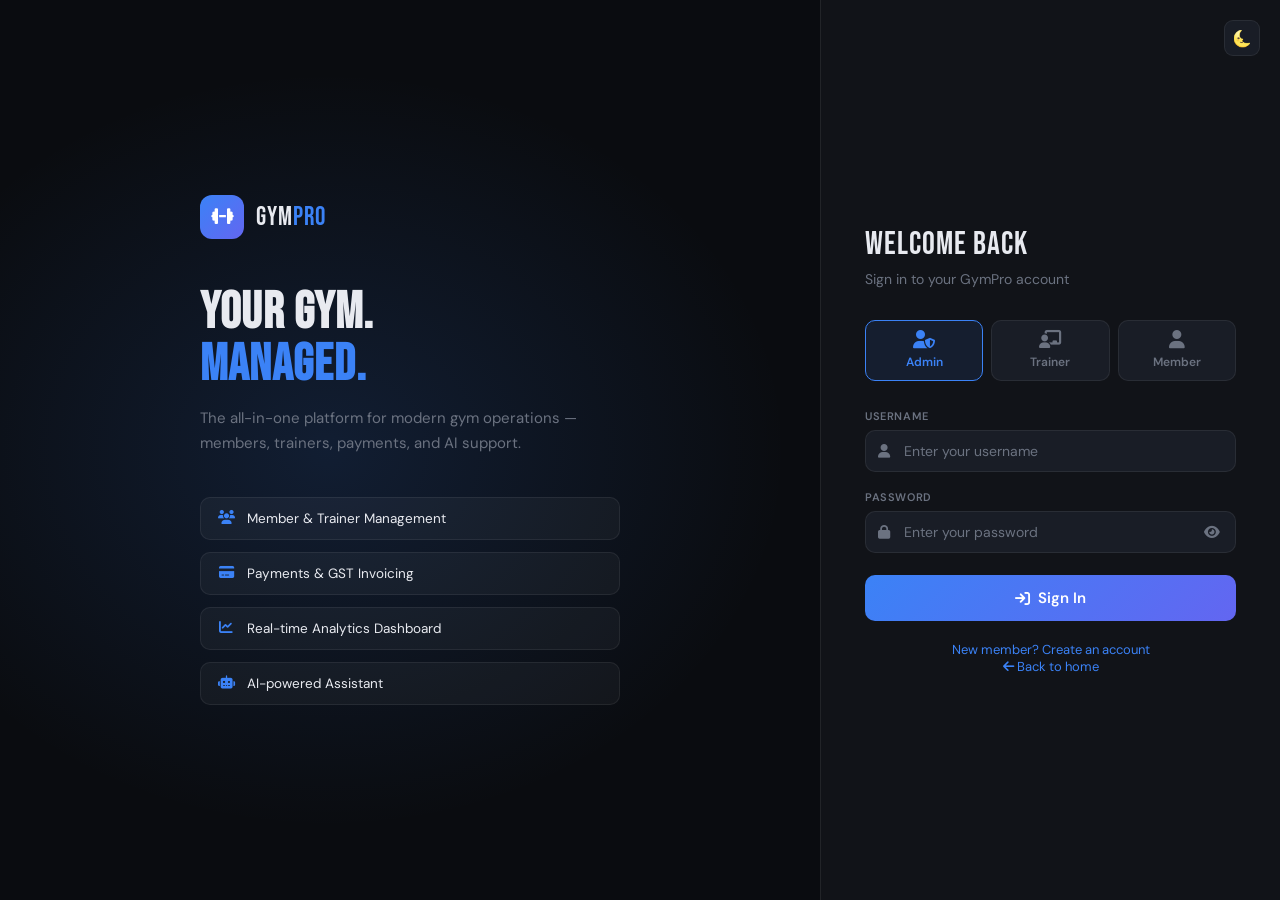
<file: frontend/payments.html>
<!DOCTYPE html>
<html lang="en" data-theme="dark">
<head>
  <meta charset="UTF-8">
  <meta name="viewport" content="width=device-width, initial-scale=1.0">
  <title>GymPro — Payments</title>
  <link rel="preconnect" href="https://fonts.googleapis.com">
  <link href="https://fonts.googleapis.com/css2?family=Bebas+Neue&family=DM+Sans:wght@300;400;500;600&family=DM+Mono:wght@400;500&display=swap" rel="stylesheet">
  <link rel="stylesheet" href="https://cdnjs.cloudflare.com/ajax/libs/font-awesome/6.4.0/css/all.min.css">
  <style>
    *,*::before,*::after{box-sizing:border-box;margin:0;padding:0}
    :root{
      --bg:#0a0c10;--surface:#111318;--surface2:#191d26;
      --border:rgba(255,255,255,0.07);--text:#e8eaf0;--muted:#6b7280;
      --accent:#3b82f6;--accent2:#6366f1;--green:#22c55e;
      --yellow:#eab308;--red:#ef4444;--radius:14px;--sidebar-w:240px;
      --font-body:'DM Sans',sans-serif;--font-head:'Bebas Neue',sans-serif;
      --font-mono:'DM Mono',monospace;
    }
    [data-theme="light"]{--bg:#f0f2f7;--surface:#fff;--surface2:#f8fafc;--border:rgba(0,0,0,0.08);--text:#1a1f2e;--muted:#94a3b8;}
    html,body{height:100%;}
    body{font-family:var(--font-body);background:var(--bg);color:var(--text);display:flex;overflow:hidden;transition:background .3s,color .3s;}
    a{text-decoration:none;color:inherit;}
    ::-webkit-scrollbar{width:5px;}::-webkit-scrollbar-track{background:transparent;}::-webkit-scrollbar-thumb{background:var(--border);border-radius:99px;}

    /* ── SIDEBAR ── */
    .sidebar{width:var(--sidebar-w);min-height:100vh;background:var(--surface);border-right:1px solid var(--border);display:flex;flex-direction:column;padding:28px 0 24px;position:fixed;top:0;left:0;bottom:0;z-index:100;}
    .sidebar-logo{display:flex;align-items:center;gap:10px;padding:0 20px 28px;border-bottom:1px solid var(--border);}
    .logo-icon{width:38px;height:38px;background:linear-gradient(135deg,var(--accent),var(--accent2));border-radius:10px;display:grid;place-items:center;font-size:16px;color:#fff;flex-shrink:0;}
    .logo-text{font-family:var(--font-head);font-size:22px;letter-spacing:1px;}.logo-text span{color:var(--accent);}
    .sidebar-section{padding:20px 12px 8px;}
    .sidebar-label{font-size:10px;font-weight:600;letter-spacing:1.5px;text-transform:uppercase;color:var(--muted);padding:0 10px;margin-bottom:6px;}
    .sidebar a{display:flex;align-items:center;gap:12px;padding:11px 14px;border-radius:10px;color:var(--muted);font-size:14px;font-weight:500;transition:all .18s;position:relative;}
    .sidebar a:hover{background:var(--surface2);color:var(--text);}
    .sidebar a.active{background:rgba(59,130,246,.12);color:var(--accent);}
    .sidebar a.active::before{content:'';position:absolute;left:0;top:25%;bottom:25%;width:3px;background:var(--accent);border-radius:0 3px 3px 0;}
    .sidebar a i{width:18px;text-align:center;font-size:15px;}
    .sidebar-footer{margin-top:auto;padding:16px 16px 0;border-top:1px solid var(--border);}
    .user-card{display:flex;align-items:center;gap:10px;padding:12px;background:var(--surface2);border-radius:10px;}
    .user-avatar{width:36px;height:36px;background:linear-gradient(135deg,var(--accent),var(--accent2));border-radius:50%;display:grid;place-items:center;font-size:14px;color:#fff;font-weight:700;flex-shrink:0;}
    .user-name{font-size:13px;font-weight:600;}.user-role{font-size:11px;color:var(--muted);}
    .logout-btn{display:flex;align-items:center;gap:6px;background:none;border:none;color:var(--red);font-size:12px;font-weight:500;cursor:pointer;padding:8px 12px;border-radius:8px;width:100%;margin-top:6px;font-family:var(--font-body);transition:background .15s;}
    .logout-btn:hover{background:rgba(239,68,68,.1);}

    /* ── MAIN ── */
    .main{margin-left:var(--sidebar-w);flex:1;height:100vh;overflow-y:auto;padding:32px 36px;}
    .topbar{display:flex;justify-content:space-between;align-items:flex-start;margin-bottom:28px;gap:20px;}
    .page-title{font-family:var(--font-head);font-size:40px;letter-spacing:1px;line-height:1;}
    .page-sub{color:var(--muted);font-size:14px;margin-top:6px;}
    .topbar-right{display:flex;align-items:center;gap:10px;flex-shrink:0;}
    .icon-btn{width:38px;height:38px;background:var(--surface);border:1px solid var(--border);border-radius:10px;display:grid;place-items:center;cursor:pointer;color:var(--muted);font-size:15px;transition:all .15s;}
    .icon-btn:hover{color:var(--text);border-color:var(--accent);}
    .btn-primary{display:inline-flex;align-items:center;gap:8px;padding:10px 18px;background:var(--accent);color:#fff;border:none;border-radius:9px;font-size:14px;font-weight:600;font-family:var(--font-body);cursor:pointer;transition:opacity .15s;}
    .btn-primary:hover{opacity:.88;}.btn-primary:disabled{opacity:.6;cursor:not-allowed;}

    /* ── STAT CARDS ── */
    .stats-row{display:grid;grid-template-columns:repeat(4,1fr);gap:16px;margin-bottom:24px;}
    .stat-card{background:var(--surface);border:1px solid var(--border);border-radius:var(--radius);padding:20px 22px;position:relative;overflow:hidden;animation:fadeUp .4s ease both;transition:transform .2s;}
    .stat-card:hover{transform:translateY(-2px);}
    @keyframes fadeUp{from{opacity:0;transform:translateY(12px)}to{opacity:1;transform:translateY(0)}}
    .stat-card::before{content:'';position:absolute;top:0;left:0;right:0;height:3px;}
    .stat-card.green::before{background:linear-gradient(90deg,var(--green),#16a34a);}
    .stat-card.blue::before{background:linear-gradient(90deg,var(--accent),var(--accent2));}
    .stat-card.yellow::before{background:linear-gradient(90deg,var(--yellow),#d97706);}
    .stat-card.red::before{background:linear-gradient(90deg,var(--red),#dc2626);}
    .stat-icon{width:38px;height:38px;border-radius:9px;display:grid;place-items:center;font-size:15px;margin-bottom:12px;}
    .green .stat-icon{background:rgba(34,197,94,.15);color:var(--green);}
    .blue  .stat-icon{background:rgba(59,130,246,.15);color:var(--accent);}
    .yellow .stat-icon{background:rgba(234,179,8,.15);color:var(--yellow);}
    .red   .stat-icon{background:rgba(239,68,68,.15);color:var(--red);}
    .stat-val{font-family:var(--font-head);font-size:28px;letter-spacing:1px;line-height:1;margin-bottom:3px;}
    .stat-lbl{font-size:12px;color:var(--muted);font-weight:500;}

    /* ── TOOLBAR ── */
    .toolbar{display:flex;align-items:center;gap:10px;margin-bottom:16px;flex-wrap:wrap;}
    .search-wrap{position:relative;flex:1;min-width:200px;}
    .search-wrap i{position:absolute;left:12px;top:50%;transform:translateY(-50%);color:var(--muted);font-size:13px;}
    .search-input{width:100%;background:var(--surface);border:1px solid var(--border);border-radius:9px;padding:9px 12px 9px 34px;color:var(--text);font-size:13px;font-family:var(--font-body);outline:none;transition:border-color .15s;}
    .search-input::placeholder{color:var(--muted);}.search-input:focus{border-color:var(--accent);}
    .filter-select{background:var(--surface);border:1px solid var(--border);border-radius:9px;padding:9px 14px;color:var(--text);font-size:13px;font-family:var(--font-body);outline:none;cursor:pointer;}

    /* ── TABLE ── */
    .table-card{background:var(--surface);border:1px solid var(--border);border-radius:var(--radius);overflow:hidden;animation:fadeUp .4s .1s ease both;}
    .table-wrap{overflow-x:auto;}
    table{width:100%;border-collapse:collapse;}
    thead tr{border-bottom:1px solid var(--border);}
    th{padding:11px 20px;font-size:11px;font-weight:600;letter-spacing:1px;text-transform:uppercase;color:var(--muted);text-align:left;}
    tbody tr{border-bottom:1px solid var(--border);transition:background .15s;}
    tbody tr:last-child{border-bottom:none;}tbody tr:hover{background:var(--surface2);}
    td{padding:13px 20px;font-size:13.5px;vertical-align:middle;}
    .member-name{font-weight:600;font-size:14px;}
    .member-id{font-family:var(--font-mono);font-size:11px;color:var(--muted);margin-top:2px;}
    .amount-cell{font-family:var(--font-mono);font-weight:700;font-size:15px;}
    .amount-paid{color:var(--green);}.amount-due{color:var(--red);}.amount-pending{color:var(--yellow);}
    .status-pill{display:inline-block;padding:4px 11px;border-radius:20px;font-size:11px;font-weight:600;}
    .pill-paid{background:rgba(34,197,94,.12);color:var(--green);}
    .pill-pending{background:rgba(234,179,8,.12);color:var(--yellow);}
    .pill-due{background:rgba(239,68,68,.12);color:var(--red);}
    .method-badge{display:inline-block;background:var(--surface2);border:1px solid var(--border);border-radius:6px;padding:2px 8px;font-size:11px;font-family:var(--font-mono);text-transform:uppercase;}
    .action-btns{display:flex;gap:6px;}
    .act-btn{width:30px;height:30px;border:1px solid var(--border);border-radius:7px;background:none;color:var(--muted);font-size:12px;cursor:pointer;display:grid;place-items:center;transition:all .15s;}
    .act-btn:hover{background:var(--surface2);color:var(--accent);border-color:var(--accent);}
    .act-btn.success:hover{color:var(--green);border-color:var(--green);}
    .act-btn.danger:hover{color:var(--red);border-color:var(--red);}
    .empty-state{text-align:center;padding:52px;color:var(--muted);}
    .empty-state i{font-size:32px;margin-bottom:12px;display:block;opacity:.4;}

    /* ── MODAL ── */
    .modal-overlay{position:fixed;inset:0;background:rgba(0,0,0,.65);backdrop-filter:blur(4px);z-index:200;display:none;align-items:center;justify-content:center;}
    .modal-overlay.open{display:flex;}
    .modal{background:var(--surface);border:1px solid var(--border);border-radius:var(--radius);padding:28px;width:100%;max-width:520px;animation:fadeUp .3s ease;max-height:90vh;overflow-y:auto;}
    .modal-header{display:flex;align-items:center;justify-content:space-between;margin-bottom:24px;}
    .modal-title{font-family:var(--font-head);font-size:26px;letter-spacing:1px;}
    .modal-close{width:32px;height:32px;background:none;border:1px solid var(--border);border-radius:8px;color:var(--muted);cursor:pointer;display:grid;place-items:center;font-size:14px;transition:all .15s;}
    .modal-close:hover{color:var(--red);border-color:var(--red);}
    .form-group{margin-bottom:16px;}
    .form-label{font-size:11px;font-weight:600;letter-spacing:.8px;text-transform:uppercase;color:var(--muted);display:block;margin-bottom:7px;}
    .form-control{width:100%;background:var(--surface2);border:1px solid var(--border);border-radius:9px;padding:11px 14px;color:var(--text);font-size:14px;font-family:var(--font-body);outline:none;transition:border-color .15s;}
    .form-control::placeholder{color:var(--muted);}.form-control:focus{border-color:var(--accent);}
    .form-row{display:grid;grid-template-columns:1fr 1fr;gap:12px;}
    .modal-footer{display:flex;gap:10px;justify-content:flex-end;margin-top:24px;padding-top:20px;border-top:1px solid var(--border);}
    .btn-ghost{display:inline-flex;align-items:center;gap:6px;padding:10px 16px;background:none;border:1px solid var(--border);color:var(--muted);border-radius:9px;font-size:13px;font-family:var(--font-body);cursor:pointer;transition:all .15s;}
    .btn-ghost:hover{border-color:var(--accent);color:var(--text);}
    .member-hint{font-size:11px;color:var(--muted);margin-top:4px;}
    .member-hint span{color:var(--accent);font-weight:600;}

    /* ── TOAST ── */
    .toast{position:fixed;bottom:24px;right:24px;background:var(--surface);border:1px solid var(--border);border-radius:12px;padding:14px 18px;font-size:13px;display:flex;align-items:center;gap:10px;box-shadow:0 8px 30px rgba(0,0,0,.4);transform:translateY(80px);opacity:0;transition:all .3s ease;z-index:9999;}
    .toast.show{transform:translateY(0);opacity:1;}

    @media(max-width:900px){.stats-row{grid-template-columns:1fr 1fr;}}
    @media(max-width:520px){.stats-row{grid-template-columns:1fr;}.form-row{grid-template-columns:1fr;}}
  </style>
</head>
<body>

<!-- ── SIDEBAR ── -->
<aside class="sidebar">
  <div class="sidebar-logo">
    <div class="logo-icon"><i class="fas fa-dumbbell"></i></div>
    <div class="logo-text">GYM<span>PRO</span></div>
  </div>
  <div class="sidebar-section">
    <div class="sidebar-label">Main</div>
    <a href="dashboard.html" data-role="admin,trainer,member"><i class="fas fa-chart-line"></i> Dashboard</a>
    <a href="members.html"   data-role="admin,trainer"><i class="fas fa-users"></i> Members</a>
    <a href="trainers.html"  data-role="admin,trainer"><i class="fas fa-person"></i> Trainers</a>
  </div>
  <div class="sidebar-section">
    <div class="sidebar-label">Finance</div>
    <a href="payments.html" class="active" data-role="admin,trainer"><i class="fas fa-credit-card"></i> Payments</a>
  </div>
  <div class="sidebar-section">
    <div class="sidebar-label">Tools</div>
    <a href="workouts.html" data-role="admin,trainer,member"><i class="fas fa-fire"></i> Workouts</a>
    <a href="chatbot.html"  data-role="admin,trainer,member"><i class="fas fa-robot"></i> AI Assistant</a>
  </div>
  <div class="sidebar-footer">
    <div class="user-card">
      <div class="user-avatar" id="userInitial">A</div>
      <div>
        <div class="user-name" id="sidebarUser">Admin</div>
        <div class="user-role" id="sidebarRole">Administrator</div>
      </div>
    </div>
    <button class="logout-btn" onclick="doLogout()">
      <i class="fas fa-arrow-right-from-bracket"></i> Log out
    </button>
  </div>
</aside>

<!-- ── MAIN ── -->
<main class="main">
  <div class="topbar">
    <div>
      <div class="page-title">PAYMENTS</div>
      <div class="page-sub">Track revenue, dues and billing records</div>
    </div>
    <div class="topbar-right">
      <div class="icon-btn" onclick="toggleTheme()" id="themeBtn" title="Toggle theme">🌜</div>
      <div class="icon-btn" onclick="loadPayments()" title="Refresh"><i class="fas fa-arrows-rotate"></i></div>
      <button class="btn-primary admin-only" id="addPayBtn" onclick="openModal(null)">
        <i class="fas fa-plus"></i> Record Payment
      </button>
    </div>
  </div>

  <!-- Stats -->
  <div class="stats-row">
    <div class="stat-card green">
      <div class="stat-icon"><i class="fas fa-circle-check"></i></div>
      <div class="stat-val" id="statPaid">₹0</div>
      <div class="stat-lbl">Total Collected</div>
    </div>
    <div class="stat-card red">
      <div class="stat-icon"><i class="fas fa-triangle-exclamation"></i></div>
      <div class="stat-val" id="statDue">₹0</div>
      <div class="stat-lbl">Due / Pending</div>
    </div>
    <div class="stat-card blue">
      <div class="stat-icon"><i class="fas fa-receipt"></i></div>
      <div class="stat-val" id="statCount">0</div>
      <div class="stat-lbl">Total Records</div>
    </div>
    <div class="stat-card yellow">
      <div class="stat-icon"><i class="fas fa-calendar-days"></i></div>
      <div class="stat-val" id="statMonth">₹0</div>
      <div class="stat-lbl">This Month</div>
    </div>
  </div>

  <!-- Toolbar -->
  <div class="toolbar">
    <div class="search-wrap">
      <i class="fas fa-search"></i>
      <input class="search-input" id="searchInput"
        placeholder="Search by member name or ID…" oninput="filterTable()">
    </div>
    <select class="filter-select" id="statusFilter" onchange="filterTable()">
      <option value="">All Status</option>
      <option value="paid">Paid</option>
      <option value="pending">Pending</option>
      <option value="rejected">Rejected</option>
    </select>
    <select class="filter-select" id="methodFilter" onchange="filterTable()">
      <option value="">All Modes</option>
      <option value="cash">Cash</option>
      <option value="online">Online</option>
    </select>
  </div>

  <!-- Table -->
  <div class="table-card">
    <div class="table-wrap">
      <table>
        <thead>
          <tr>
            <th>Member</th>
            <th>Amount</th>
            <th>Mode</th>
            <th>Transaction ID</th>
            <th>Status</th>
            <th>Date</th>
            <th>Actions</th>
          </tr>
        </thead>
        <tbody id="paymentsBody">
          <tr><td colspan="7">
            <div class="empty-state">
              <i class="fas fa-spinner fa-spin"></i>
              Loading payments…
            </div>
          </td></tr>
        </tbody>
      </table>
    </div>
  </div>
</main>

<!-- ── MODAL ── -->
<div class="modal-overlay" id="payModal">
  <div class="modal">
    <div class="modal-header">
      <div class="modal-title" id="modalTitle">RECORD PAYMENT</div>
      <button class="modal-close" onclick="closeModal()"><i class="fas fa-times"></i></button>
    </div>

    <input type="hidden" id="editId">

    <div class="form-row">
      <div class="form-group">
        <label class="form-label">Member ID *</label>
        <input type="number" id="fMemberId" class="form-control"
          placeholder="Enter member ID" min="1" oninput="lookupMember()">
        <div class="member-hint" id="memberHint">Enter the member's ID number</div>
      </div>
      <div class="form-group">
        <label class="form-label">Amount (₹) *</label>
        <input type="number" id="fAmount" class="form-control"
          placeholder="e.g. 2500" min="1" step="1">
      </div>
    </div>

    <div class="form-row">
      <div class="form-group">
        <label class="form-label">Payment Mode</label>
        <select id="fMethod" class="form-control" onchange="toggleTxnField()">
          <option value="cash">Cash</option>
          <option value="online">Online</option>
        </select>
      </div>
      <div class="form-group">
        <label class="form-label">Status</label>
        <select id="fStatus" class="form-control">
          <option value="paid">Paid</option>
          <option value="pending">Pending</option>
          <option value="rejected">Rejected</option>
        </select>
      </div>
    </div>

    <div class="form-group" id="txnIdGroup" style="display:none;">
      <label class="form-label">Transaction ID *</label>
      <input type="text" id="fTxnId" class="form-control"
        placeholder="UPI transaction/reference ID">
    </div>

    <div class="form-group">
      <label class="form-label">Payment Date</label>
      <input type="date" id="fDate" class="form-control">
    </div>

    <div class="form-group">
      <label class="form-label">Notes (optional)</label>
      <input type="text" id="fNotes" class="form-control"
        placeholder="e.g. Monthly membership fee">
    </div>

    <div class="modal-footer">
      <button class="btn-ghost" onclick="closeModal()">
        <i class="fas fa-times"></i> Cancel
      </button>
      <button class="btn-primary" id="saveBtn" onclick="savePayment()">
        <i class="fas fa-save"></i> Save Payment
      </button>
    </div>
  </div>
</div>

<!-- Toast -->
<div class="toast" id="toast">
  <i class="fas fa-check-circle" style="color:var(--green);"></i>
  <span id="toastMsg">Done!</span>
</div>

<script src="js/config.js"></script>
<script>
  const API = window.GYM_API_BASE_URL;
  let allPayments = [];
  let allMembers  = [];   // cached for member lookup

  /* ── Auth ── */
  function getUser() {
    try {
      return JSON.parse(localStorage.getItem('gymUser'))
          || JSON.parse(localStorage.getItem('currentUser'))
          || null;
    } catch(e) { return null; }
  }

  /* ── apiFetch: always sends X-User header ── */
  function apiFetch(path, opts) {
    opts = opts || {};
    const user    = getUser();
    const headers = Object.assign({}, opts.headers || {});
    if (!headers['Content-Type'] && opts.body) headers['Content-Type'] = 'application/json';
    if (user) headers['X-User'] = JSON.stringify(user);
    return fetch(API + path, {
      credentials: 'include',
      method:  opts.method || 'GET',
      body:    opts.body   || undefined,
      headers: headers,
    });
  }

  /* ── Toast ── */
  function showToast(msg, type) {
    const t    = document.getElementById('toast');
    const icon = t.querySelector('i');
    icon.className   = type === 'error' ? 'fas fa-circle-xmark' : 'fas fa-check-circle';
    icon.style.color = type === 'error' ? 'var(--red)' : 'var(--green)';
    document.getElementById('toastMsg').textContent = msg;
    t.classList.add('show');
    setTimeout(() => t.classList.remove('show'), 2800);
  }

  /* ── Formatters ── */
  function fmtINR(n) {
    n = parseFloat(n) || 0;
    if (n >= 100000) return '₹' + (n/100000).toFixed(1) + 'L';
    if (n >= 1000)   return '₹' + (n/1000).toFixed(1) + 'K';
    return '₹' + n.toFixed(0);
  }
  function fmtDate(d) {
    if (!d) return '—';
    const dt = new Date(d);
    if (isNaN(dt)) return d;
    return dt.toLocaleDateString('en-IN', { day:'numeric', month:'short', year:'numeric' });
  }

  /* ── Load members (for lookup) ── */
  function loadMembersCache() {
    apiFetch('/members')
      .then(r => r.ok ? r.json() : [])
      .then(data => { allMembers = data; })
      .catch(() => {});
  }

  /* ── Load payments ── */
  function loadPayments() {
    document.getElementById('paymentsBody').innerHTML =
      '<tr><td colspan="7"><div class="empty-state"><i class="fas fa-spinner fa-spin"></i> Loading…</div></td></tr>';

    apiFetch('/payments')
      .then(r => {
        if (!r.ok) throw new Error('HTTP ' + r.status);
        return r.json();
      })
      .then(data => {
        allPayments = data;
        updateStats(data);
        renderTable(data);
      })
      .catch(err => {
        document.getElementById('paymentsBody').innerHTML =
          `<tr><td colspan="7"><div class="empty-state">
            <i class="fas fa-circle-xmark"></i>
            Failed to load: ${err.message}
          </div></td></tr>`;
        showToast('Failed to load payments', 'error');
      });
  }

  /* ── Update summary stats ── */
  function updateStats(data) {
    const now = new Date();

    const paid = data
      .filter(p => (p.status||'').toLowerCase() === 'paid')
      .reduce((s, p) => s + (parseFloat(p.amount)||0), 0);

    const due = data
      .filter(p => (p.status||'').toLowerCase() === 'pending')
      .reduce((s, p) => s + (parseFloat(p.amount)||0), 0);

    const monthly = data
      .filter(p => {
        if ((p.status||'').toLowerCase() !== 'paid') return false;
        const d = new Date(p.payment_date || p.date || 0);
        return d.getMonth() === now.getMonth() && d.getFullYear() === now.getFullYear();
      })
      .reduce((s, p) => s + (parseFloat(p.amount)||0), 0);

    document.getElementById('statPaid').textContent  = fmtINR(paid);
    document.getElementById('statDue').textContent   = fmtINR(due);
    document.getElementById('statCount').textContent = data.length;
    document.getElementById('statMonth').textContent = fmtINR(monthly);
  }

  /* ── Render table ── */
  function renderTable(data) {
    const tbody = document.getElementById('paymentsBody');
    const role  = getUser() ? getUser().role : '';

    if (!data.length) {
      tbody.innerHTML = `<tr><td colspan="7"><div class="empty-state">
        <i class="fas fa-receipt"></i>
        No payment records found.<br>
        <small style="margin-top:6px;display:block;">
          Click <strong>Record Payment</strong> to add the first one.
        </small>
      </div></td></tr>`;
      return;
    }

    tbody.innerHTML = data.map(p => {
      const status   = (p.status || 'paid').toLowerCase();
      const pillCls  = status === 'paid' ? 'pill-paid'
                     : status === 'pending' ? 'pill-pending'
                     : 'pill-due';
      const amtCls   = status === 'paid' ? 'amount-paid'
                     : status === 'pending' ? 'amount-pending'
                     : 'amount-due';
      const method   = (p.method || p.payment_method || 'cash').toUpperCase();
      const date     = p.payment_date || p.date || '';
      const pid      = p.payment_id || p.id;
      const mName    = p.member_name || p.name || '—';
      const mId      = p.member_id || '—';
      const txnId    = p.transaction_id || '—';

      const verifyBtns = (role === 'admin' && status === 'pending') ? `
        <button class="act-btn success" title="Approve"
          onclick="verifyPayment(${pid},'approve')"><i class="fas fa-check"></i></button>
        <button class="act-btn danger" title="Reject"
          onclick="verifyPayment(${pid},'reject')"><i class="fas fa-xmark"></i></button>` : '';

      const actions = role === 'admin' ? `
        <div class="action-btns">
          ${verifyBtns}
          <button class="act-btn" title="Edit" onclick="editPayment(${pid})">
            <i class="fas fa-pen"></i>
          </button>
          <button class="act-btn danger" title="Delete" onclick="deletePayment(${pid})">
            <i class="fas fa-trash"></i>
          </button>
        </div>` : '<span style="color:var(--muted);font-size:12px;">—</span>';

      return `<tr>
        <td>
          <div class="member-name">${mName}</div>
          <div class="member-id">Member #${mId}</div>
        </td>
        <td>
          <span class="amount-cell ${amtCls}">
            ₹${parseFloat(p.amount||0).toLocaleString('en-IN')}
          </span>
        </td>
        <td><span class="method-badge">${method}</span></td>
        <td style="color:var(--muted);font-size:12.5px;">${txnId}</td>
        <td><span class="status-pill ${pillCls}">
          ${status.charAt(0).toUpperCase() + status.slice(1)}
        </span></td>
        <td style="color:var(--muted);font-size:12.5px;">${fmtDate(date)}</td>
        <td>${actions}</td>
      </tr>`;
    }).join('');
  }

  /* ── Filter ── */
  function filterTable() {
    const q  = document.getElementById('searchInput').value.toLowerCase();
    const st = document.getElementById('statusFilter').value.toLowerCase();
    const mt = document.getElementById('methodFilter').value.toLowerCase();

    const filtered = allPayments.filter(p => {
      const name   = (p.member_name || p.name || '').toLowerCase();
      const mid    = String(p.member_id || '');
      const status = (p.status || '').toLowerCase();
      const method = (p.method || p.payment_method || '').toLowerCase();
      return (!q  || name.includes(q) || mid.includes(q))
          && (!st || status === st)
          && (!mt || method === mt);
    });
    renderTable(filtered);
  }

  /* ── Member lookup hint ── */
  function lookupMember() {
    const id   = parseInt(document.getElementById('fMemberId').value);
    const hint = document.getElementById('memberHint');
    if (!id) { hint.innerHTML = 'Enter the member\'s ID number'; return; }
    const m = allMembers.find(x => x.member_id === id);
    if (m) {
      hint.innerHTML = `Found: <span>${m.name}</span> (${m.status || 'active'})`;
    } else {
      hint.innerHTML = `No member found with ID ${id}`;
    }
  }

  /* ── Toggle transaction ID field based on payment mode ── */
  function toggleTxnField() {
    const isOnline = document.getElementById('fMethod').value === 'online';
    document.getElementById('txnIdGroup').style.display = isOnline ? 'block' : 'none';
  }

  /* ── Open modal ── */
  function openModal(p) {
    document.getElementById('editId').value    = p ? (p.payment_id || p.id || '') : '';
    document.getElementById('modalTitle').textContent = p ? 'EDIT PAYMENT' : 'RECORD PAYMENT';
    document.getElementById('fMemberId').value = p ? (p.member_id || '') : '';
    document.getElementById('fAmount').value   = p ? (p.amount || '') : '';
    document.getElementById('fMethod').value   = p ? (p.method || p.payment_method || 'cash') : 'cash';
    document.getElementById('fStatus').value   = p ? (p.status || 'paid') : 'paid';
    document.getElementById('fTxnId').value    = p ? (p.transaction_id || '') : '';
    document.getElementById('fDate').value     = p
      ? ((p.payment_date || p.date || '').split('T')[0] || new Date().toISOString().split('T')[0])
      : new Date().toISOString().split('T')[0];
    document.getElementById('fNotes').value    = p ? (p.notes || '') : '';
    document.getElementById('memberHint').innerHTML = 'Enter the member\'s ID number';
    toggleTxnField();

    // If editing, show member name in hint
    if (p && p.member_name) {
      document.getElementById('memberHint').innerHTML =
        `Member: <span>${p.member_name}</span>`;
    }

    document.getElementById('payModal').classList.add('open');
    setTimeout(() => document.getElementById('fMemberId').focus(), 100);
  }

  function closeModal() {
    document.getElementById('payModal').classList.remove('open');
  }

  function editPayment(id) {
    const p = allPayments.find(x => (x.payment_id || x.id) === id);
    if (p) openModal(p);
    else showToast('Payment not found', 'error');
  }

  /* ── Save payment ── */
  function savePayment() {
    const id       = document.getElementById('editId').value;
    const memberId = document.getElementById('fMemberId').value.trim();
    const amount   = document.getElementById('fAmount').value;

    if (!memberId) {
      showToast('Member ID is required', 'error');
      document.getElementById('fMemberId').focus();
      return;
    }
    if (!amount || parseFloat(amount) <= 0) {
      showToast('Please enter a valid amount', 'error');
      document.getElementById('fAmount').focus();
      return;
    }

    const method = document.getElementById('fMethod').value || 'cash';
    const txnId  = document.getElementById('fTxnId').value.trim();
    if (method === 'online' && !txnId) {
      showToast('Transaction ID is required for online payments', 'error');
      document.getElementById('fTxnId').focus();
      return;
    }

    const payload = {
      member_id:      parseInt(memberId),
      amount:         parseFloat(amount),
      method:         method,
      status:         document.getElementById('fStatus').value  || 'paid',
      transaction_id: method === 'online' ? txnId : '',
      date:           document.getElementById('fDate').value    || null,
      notes:          document.getElementById('fNotes').value   || null,
    };

    const path       = id ? '/payments/' + id : '/payments';
    const httpMethod = id ? 'PUT' : 'POST';

    const btn = document.getElementById('saveBtn');
    btn.disabled  = true;
    btn.innerHTML = '<i class="fas fa-spinner fa-spin"></i> Saving…';

    apiFetch(path, { method: httpMethod, body: JSON.stringify(payload) })
      .then(r => {
        if (!r.ok) return r.json().then(e => { throw new Error(e.error || 'Save failed'); });
        return r.json();
      })
      .then(() => {
        closeModal();
        loadPayments();
        showToast(id ? 'Payment updated!' : 'Payment recorded successfully!');
      })
      .catch(e => showToast(e.message || 'Save failed. Check member ID exists.', 'error'))
      .finally(() => {
        btn.disabled  = false;
        btn.innerHTML = '<i class="fas fa-save"></i> Save Payment';
      });
  }

  /* ── Approve / reject a pending online payment ── */
  function verifyPayment(id, action) {
    const label = action === 'approve' ? 'approve' : 'reject';
    if (!confirm(`Are you sure you want to ${label} this payment?`)) return;
    apiFetch('/payments/' + id + '/verify', { method: 'POST', body: JSON.stringify({ action }) })
      .then(r => r.json().then(body => ({ ok: r.ok, body })))
      .then(({ ok, body }) => {
        if (!ok) throw new Error(body.error || 'Failed');
        loadPayments();
        showToast(action === 'approve' ? 'Payment approved! ✓' : 'Payment rejected');
      })
      .catch(e => showToast(e.message || 'Failed', 'error'));
  }

  /* ── Delete payment ── */
  function deletePayment(id) {
    if (!confirm('Delete this payment record? This cannot be undone.')) return;
    apiFetch('/payments/' + id, { method: 'DELETE' })
      .then(r => { if (!r.ok) throw new Error('Delete failed'); return r.json(); })
      .then(() => { loadPayments(); showToast('Payment deleted'); })
      .catch(e  => showToast(e.message || 'Delete failed', 'error'));
  }

  /* ── Theme ── */
  function toggleTheme() {
    const html = document.documentElement;
    const dark = html.getAttribute('data-theme') === 'dark';
    html.setAttribute('data-theme', dark ? 'light' : 'dark');
    document.getElementById('themeBtn').textContent = dark ? '🌞' : '🌜';
    localStorage.setItem('gymTheme', dark ? 'light' : 'dark');
  }

  /* ── Logout ── */
  function doLogout() {
    apiFetch('/logout', { method: 'POST' })
      .catch(() => {})
      .finally(() => {
        localStorage.removeItem('gymUser');
        localStorage.removeItem('currentUser');
        window.location.href = 'login.html';
      });
  }

  /* ── Init ── */
  document.addEventListener('DOMContentLoaded', () => {
    // Theme
    const theme = localStorage.getItem('gymTheme') || 'dark';
    document.documentElement.setAttribute('data-theme', theme);
    document.getElementById('themeBtn').textContent = theme === 'dark' ? '🌜' : '🌞';

    // Auth guard
    const user = getUser();
    if (!user) { window.location.href = 'login.html'; return; }

    // Set user info
    const name = user.username || 'User';
    document.getElementById('sidebarUser').textContent = name;
    document.getElementById('userInitial').textContent = name[0].toUpperCase();
    document.getElementById('sidebarRole').textContent =
      (user.role||'user').charAt(0).toUpperCase() + (user.role||'user').slice(1);

    // Hide admin-only for non-admins
    if (user.role !== 'admin') {
      document.querySelectorAll('.admin-only').forEach(el => el.style.display = 'none');
    }

    // Hide role-restricted nav
    document.querySelectorAll('[data-role]').forEach(el => {
      if (!el.getAttribute('data-role').includes(user.role)) el.style.display = 'none';
    });

    // Close modal on backdrop click
    document.getElementById('payModal').addEventListener('click', function(e) {
      if (e.target === this) closeModal();
    });

    // Load data
    loadMembersCache();
    loadPayments();
  });
</script>
</body>
</html>
</file>
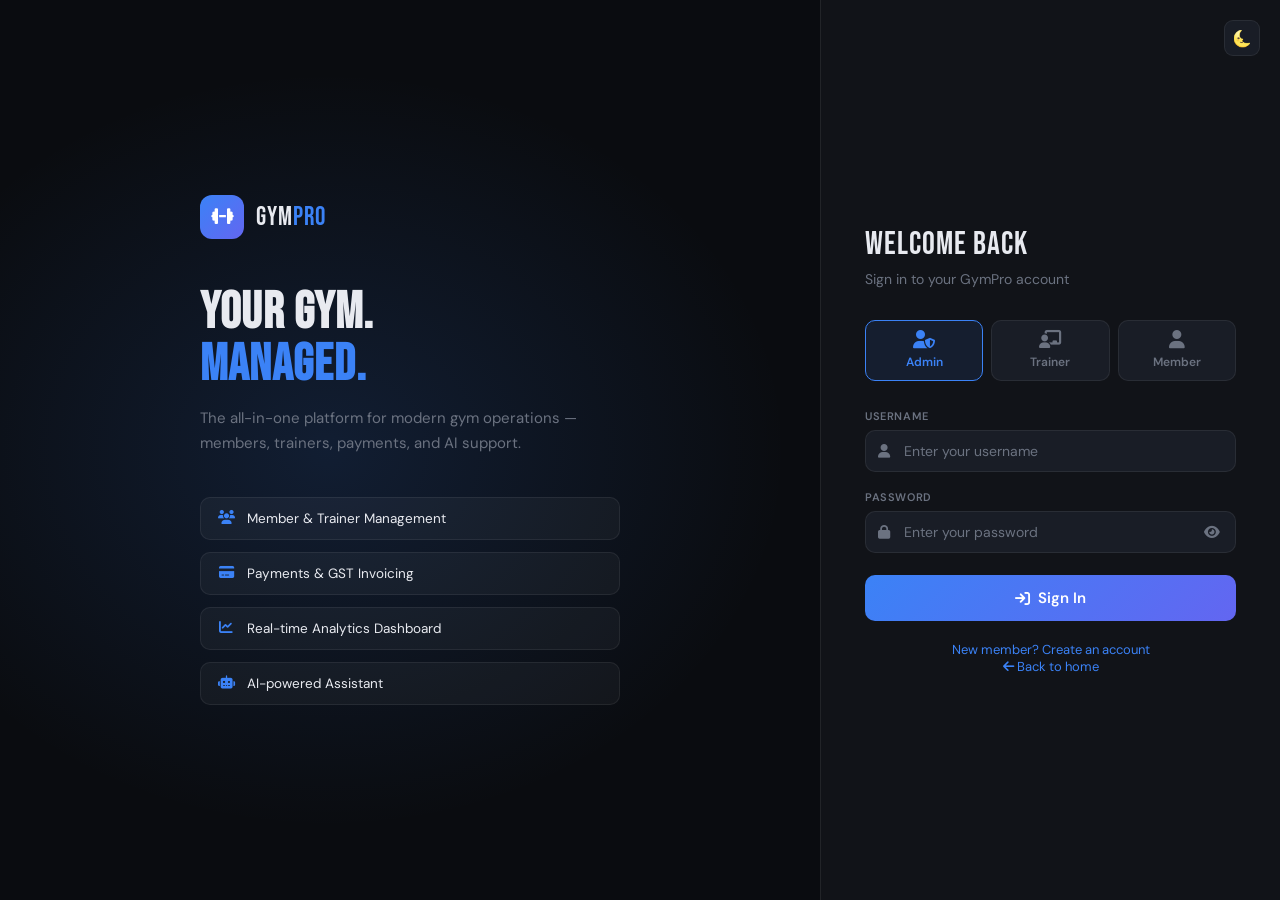
<file: frontend/plans.html>
<!DOCTYPE html>
<html lang="en" data-theme="dark">
<head>
  <meta charset="UTF-8"><meta name="viewport" content="width=device-width, initial-scale=1.0">
  <title>GymPro — Membership Plans</title>
  <link rel="preconnect" href="https://fonts.googleapis.com">
  <link href="https://fonts.googleapis.com/css2?family=Bebas+Neue&family=DM+Sans:wght@300;400;500;600&family=DM+Mono:wght@400;500&display=swap" rel="stylesheet">
  <link rel="stylesheet" href="https://cdnjs.cloudflare.com/ajax/libs/font-awesome/6.4.0/css/all.min.css">
  <style>
    *,*::before,*::after{box-sizing:border-box;margin:0;padding:0}
    :root{--bg:#0a0c10;--surface:#111318;--surface2:#191d26;--border:rgba(255,255,255,0.07);--text:#e8eaf0;--muted:#6b7280;--accent:#3b82f6;--accent2:#6366f1;--green:#22c55e;--yellow:#eab308;--red:#ef4444;--orange:#f97316;--radius:14px;--sidebar-w:240px;--font-body:'DM Sans',sans-serif;--font-head:'Bebas Neue',sans-serif;--font-mono:'DM Mono',monospace;}
    [data-theme="light"]{--bg:#f0f2f7;--surface:#fff;--surface2:#f8fafc;--border:rgba(0,0,0,0.08);--text:#1a1f2e;--muted:#94a3b8;}
    html,body{height:100%;}body{font-family:var(--font-body);background:var(--bg);color:var(--text);display:flex;overflow:hidden;transition:background .3s,color .3s;}
    a{text-decoration:none;color:inherit;}::-webkit-scrollbar{width:5px;}::-webkit-scrollbar-track{background:transparent;}::-webkit-scrollbar-thumb{background:var(--border);border-radius:99px;}
    .sidebar{width:var(--sidebar-w);min-height:100vh;background:var(--surface);border-right:1px solid var(--border);display:flex;flex-direction:column;padding:28px 0 24px;position:fixed;top:0;left:0;bottom:0;z-index:100;}
    .sidebar-logo{display:flex;align-items:center;gap:10px;padding:0 20px 28px;border-bottom:1px solid var(--border);}
    .logo-icon{width:38px;height:38px;background:linear-gradient(135deg,var(--accent),var(--accent2));border-radius:10px;display:grid;place-items:center;font-size:16px;color:#fff;flex-shrink:0;}
    .logo-text{font-family:var(--font-head);font-size:22px;letter-spacing:1px;}.logo-text span{color:var(--accent);}
    .sidebar-section{padding:20px 12px 8px;}.sidebar-label{font-size:10px;font-weight:600;letter-spacing:1.5px;text-transform:uppercase;color:var(--muted);padding:0 10px;margin-bottom:6px;}
    .sidebar a{display:flex;align-items:center;gap:12px;padding:11px 14px;border-radius:10px;color:var(--muted);font-size:14px;font-weight:500;transition:all .18s;position:relative;}
    .sidebar a:hover{background:var(--surface2);color:var(--text);}.sidebar a.active{background:rgba(59,130,246,.12);color:var(--accent);}
    .sidebar a.active::before{content:'';position:absolute;left:0;top:25%;bottom:25%;width:3px;background:var(--accent);border-radius:0 3px 3px 0;}
    .sidebar a i{width:18px;text-align:center;font-size:15px;}
    .sidebar-footer{margin-top:auto;padding:16px 16px 0;border-top:1px solid var(--border);}
    .user-card{display:flex;align-items:center;gap:10px;padding:12px;background:var(--surface2);border-radius:10px;}
    .user-avatar{width:36px;height:36px;background:linear-gradient(135deg,var(--accent),var(--accent2));border-radius:50%;display:grid;place-items:center;font-size:14px;color:#fff;font-weight:700;flex-shrink:0;}
    .user-name{font-size:13px;font-weight:600;}.user-role{font-size:11px;color:var(--muted);}
    .logout-btn{display:flex;align-items:center;gap:6px;background:none;border:none;color:var(--red);font-size:12px;font-weight:500;cursor:pointer;padding:8px 12px;border-radius:8px;width:100%;margin-top:6px;font-family:var(--font-body);transition:background .15s;}
    .logout-btn:hover{background:rgba(239,68,68,.1);}
    .main{margin-left:var(--sidebar-w);flex:1;height:100vh;overflow-y:auto;padding:32px 36px;}
    .topbar{display:flex;justify-content:space-between;align-items:flex-start;margin-bottom:32px;gap:20px;}
    .page-title{font-family:var(--font-head);font-size:40px;letter-spacing:1px;line-height:1;}
    .page-sub{color:var(--muted);font-size:14px;margin-top:6px;}
    .topbar-right{display:flex;align-items:center;gap:10px;flex-shrink:0;}
    .icon-btn{width:38px;height:38px;background:var(--surface);border:1px solid var(--border);border-radius:10px;display:grid;place-items:center;cursor:pointer;color:var(--muted);font-size:15px;transition:all .15s;}
    .icon-btn:hover{color:var(--text);border-color:var(--accent);}
    .btn-primary{display:inline-flex;align-items:center;gap:8px;padding:10px 18px;background:var(--accent);color:#fff;border:none;border-radius:9px;font-size:14px;font-weight:600;font-family:var(--font-body);cursor:pointer;transition:opacity .15s;}
    .btn-primary:hover{opacity:.88;}.btn-primary:disabled{opacity:.6;cursor:not-allowed;}

    /* Plans Grid */
    .plans-grid{display:grid;grid-template-columns:repeat(auto-fill,minmax(280px,1fr));gap:18px;animation:fadeUp .5s ease both;}
    @keyframes fadeUp{from{opacity:0;transform:translateY(12px)}to{opacity:1;transform:translateY(0)}}
    .plan-card{background:var(--surface);border:1px solid var(--border);border-radius:var(--radius);overflow:hidden;transition:transform .2s,box-shadow .2s;position:relative;}
    .plan-card:hover{transform:translateY(-4px);box-shadow:0 16px 40px rgba(0,0,0,.3);}
    .plan-card.popular{border-color:var(--accent);}
    .popular-badge{position:absolute;top:16px;right:16px;background:var(--accent);color:#fff;font-size:10px;font-weight:700;padding:3px 10px;border-radius:20px;letter-spacing:.5px;}
    .plan-top{height:4px;}
    .plan-card:nth-child(1) .plan-top{background:linear-gradient(90deg,var(--green),#16a34a);}
    .plan-card:nth-child(2) .plan-top{background:linear-gradient(90deg,var(--accent),var(--accent2));}
    .plan-card:nth-child(3) .plan-top{background:linear-gradient(90deg,var(--yellow),var(--orange));}
    .plan-card:nth-child(4) .plan-top{background:linear-gradient(90deg,var(--red),#dc2626);}
    .plan-card:nth-child(5) .plan-top{background:linear-gradient(90deg,var(--accent2),#7c3aed);}
    .plan-body{padding:24px;}
    .plan-name{font-family:var(--font-head);font-size:24px;letter-spacing:1px;margin-bottom:4px;}
    .plan-duration{font-size:13px;color:var(--muted);margin-bottom:18px;}
    .plan-price{font-family:var(--font-head);font-size:36px;letter-spacing:1px;color:var(--accent);line-height:1;}
    .plan-price span{font-size:16px;color:var(--muted);font-family:var(--font-body);}
    .plan-desc{font-size:13px;color:var(--muted);margin:12px 0 16px;line-height:1.5;}
    .plan-features{list-style:none;display:flex;flex-direction:column;gap:8px;margin-bottom:20px;}
    .plan-features li{display:flex;align-items:center;gap:8px;font-size:13px;}
    .plan-features li i{color:var(--green);font-size:11px;width:14px;}
    .plan-footer{padding:0 24px 20px;display:flex;gap:8px;}
    .btn-assign{flex:1;padding:10px;background:var(--accent);color:#fff;border:none;border-radius:9px;font-size:13px;font-weight:600;font-family:var(--font-body);cursor:pointer;transition:opacity .15s;}
    .btn-assign:hover{opacity:.88;}
    .btn-edit{width:36px;height:38px;background:var(--surface2);border:1px solid var(--border);border-radius:9px;display:grid;place-items:center;color:var(--muted);cursor:pointer;font-size:13px;transition:all .15s;}
    .btn-edit:hover{color:var(--text);border-color:var(--accent);}
    .empty-state{text-align:center;padding:60px;color:var(--muted);grid-column:1/-1;}
    .empty-state i{font-size:32px;margin-bottom:12px;display:block;opacity:.4;}

    /* Modal */
    .modal-overlay{position:fixed;inset:0;background:rgba(0,0,0,.65);backdrop-filter:blur(4px);z-index:200;display:none;align-items:center;justify-content:center;}
    .modal-overlay.open{display:flex;}
    .modal{background:var(--surface);border:1px solid var(--border);border-radius:var(--radius);padding:28px;width:100%;max-width:500px;animation:fadeUp .3s ease;max-height:90vh;overflow-y:auto;}
    .modal-header{display:flex;align-items:center;justify-content:space-between;margin-bottom:22px;}
    .modal-title{font-family:var(--font-head);font-size:26px;letter-spacing:1px;}
    .modal-close{width:32px;height:32px;background:none;border:1px solid var(--border);border-radius:8px;color:var(--muted);cursor:pointer;display:grid;place-items:center;font-size:14px;}
    .modal-close:hover{color:var(--red);border-color:var(--red);}
    .form-group{margin-bottom:16px;}.form-label{font-size:11px;font-weight:600;letter-spacing:.8px;text-transform:uppercase;color:var(--muted);display:block;margin-bottom:7px;}
    .form-control{width:100%;background:var(--surface2);border:1px solid var(--border);border-radius:9px;padding:11px 14px;color:var(--text);font-size:14px;font-family:var(--font-body);outline:none;transition:border-color .15s;}
    .form-control:focus{border-color:var(--accent);}.form-control::placeholder{color:var(--muted);}
    .form-row{display:grid;grid-template-columns:1fr 1fr;gap:12px;}
    .modal-footer{display:flex;gap:10px;justify-content:flex-end;margin-top:20px;padding-top:18px;border-top:1px solid var(--border);}
    .btn-ghost{display:inline-flex;align-items:center;gap:6px;padding:10px 16px;background:none;border:1px solid var(--border);color:var(--muted);border-radius:9px;font-size:13px;font-family:var(--font-body);cursor:pointer;transition:all .15s;}
    .btn-ghost:hover{border-color:var(--accent);color:var(--text);}

    /* Assign modal extras */
    .member-select{width:100%;background:var(--surface2);border:1px solid var(--border);border-radius:9px;padding:11px 14px;color:var(--text);font-size:14px;font-family:var(--font-body);outline:none;}
    .member-select:focus{border-color:var(--accent);}
    .plan-summary{background:var(--surface2);border:1px solid var(--border);border-radius:9px;padding:14px;margin-bottom:16px;}
    .plan-summary-title{font-size:12px;color:var(--muted);margin-bottom:6px;}
    .plan-summary-info{display:flex;justify-content:space-between;align-items:center;}
    .plan-summary-name{font-weight:700;font-size:15px;}
    .plan-summary-price{font-family:var(--font-mono);font-size:16px;color:var(--accent);font-weight:700;}

    .toast{position:fixed;bottom:24px;right:24px;background:var(--surface);border:1px solid var(--border);border-radius:12px;padding:14px 18px;font-size:13px;display:flex;align-items:center;gap:10px;box-shadow:0 8px 30px rgba(0,0,0,.4);transform:translateY(80px);opacity:0;transition:all .3s ease;z-index:9999;}
    .toast.show{transform:translateY(0);opacity:1;}
    @media(max-width:520px){.form-row{grid-template-columns:1fr;}}
  </style>
</head>
<body>
<aside class="sidebar">
  <div class="sidebar-logo"><div class="logo-icon"><i class="fas fa-dumbbell"></i></div><div class="logo-text">GYM<span>PRO</span></div></div>
  <div class="sidebar-section"><div class="sidebar-label">Main</div>
    <a href="dashboard.html"><i class="fas fa-chart-line"></i> Dashboard</a>
    <a href="members.html"><i class="fas fa-users"></i> Members</a>
    <a href="trainers.html"><i class="fas fa-person"></i> Trainers</a>
  </div>
  <div class="sidebar-section"><div class="sidebar-label">Finance</div>
    <a href="payments.html"><i class="fas fa-credit-card"></i> Payments</a>
    <a href="plans.html" class="active"><i class="fas fa-id-card"></i> Plans</a>
    <a href="memberships.html"><i class="fas fa-calendar-check"></i> Memberships</a>
  </div>
  <div class="sidebar-section"><div class="sidebar-label">Operations</div>
    <a href="attendance.html"><i class="fas fa-clipboard-check"></i> Attendance</a>
    <a href="reports.html"><i class="fas fa-chart-bar"></i> Reports</a>
  </div>
  <div class="sidebar-section"><div class="sidebar-label">Tools</div>
    <a href="workouts.html"><i class="fas fa-fire"></i> Workouts</a>
    <a href="chatbot.html"><i class="fas fa-robot"></i> AI Assistant</a>
  </div>
  <div class="sidebar-footer">
    <div class="user-card"><div class="user-avatar" id="userInitial">A</div><div><div class="user-name" id="sidebarUser">Admin</div><div class="user-role" id="sidebarRole">Administrator</div></div></div>
    <button class="logout-btn" onclick="doLogout()"><i class="fas fa-arrow-right-from-bracket"></i> Log out</button>
  </div>
</aside>

<main class="main">
  <div class="topbar">
    <div><div class="page-title">MEMBERSHIP PLANS</div><div class="page-sub">Create and manage gym membership packages</div></div>
    <div class="topbar-right">
      <div class="icon-btn" onclick="toggleTheme()" id="themeBtn">🌜</div>
      <div class="icon-btn" onclick="loadPlans()" title="Refresh"><i class="fas fa-arrows-rotate"></i></div>
      <button class="btn-primary admin-only" onclick="openPlanModal(null)"><i class="fas fa-plus"></i> New Plan</button>
    </div>
  </div>
  <div class="plans-grid" id="plansGrid">
    <div class="empty-state"><i class="fas fa-spinner fa-spin"></i> Loading plans…</div>
  </div>
</main>

<!-- Create/Edit Plan Modal -->
<div class="modal-overlay" id="planModal">
  <div class="modal">
    <div class="modal-header"><div class="modal-title" id="planModalTitle">NEW PLAN</div><button class="modal-close" onclick="closePlanModal()"><i class="fas fa-times"></i></button></div>
    <input type="hidden" id="planEditId">
    <div class="form-group"><label class="form-label">Plan Name *</label><input type="text" id="pName" class="form-control" placeholder="e.g. Monthly Premium"></div>
    <div class="form-row">
      <div class="form-group"><label class="form-label">Duration (days) *</label><input type="number" id="pDays" class="form-control" placeholder="30" min="1"></div>
      <div class="form-group"><label class="form-label">Price (₹) *</label><input type="number" id="pPrice" class="form-control" placeholder="999" min="0"></div>
    </div>
    <div class="form-group"><label class="form-label">Description</label><input type="text" id="pDesc" class="form-control" placeholder="Brief description"></div>
    <div class="form-group"><label class="form-label">Features (comma separated)</label><input type="text" id="pFeatures" class="form-control" placeholder="Gym access,Locker,Free WiFi"></div>
    <div class="modal-footer">
      <button class="btn-ghost" onclick="closePlanModal()">Cancel</button>
      <button class="btn-primary" id="planSaveBtn" onclick="savePlan()"><i class="fas fa-save"></i> Save Plan</button>
    </div>
  </div>
</div>

<!-- Assign Plan Modal -->
<div class="modal-overlay" id="assignModal">
  <div class="modal">
    <div class="modal-header"><div class="modal-title">ASSIGN PLAN</div><button class="modal-close" onclick="closeAssignModal()"><i class="fas fa-times"></i></button></div>
    <input type="hidden" id="assignPlanId">
    <div class="plan-summary" id="assignPlanSummary"></div>
    <div class="form-group"><label class="form-label">Select Member *</label>
      <select id="assignMemberId" class="member-select"><option value="">Loading members…</option></select>
    </div>
    <div class="form-row">
      <div class="form-group"><label class="form-label">Start Date</label><input type="date" id="assignStart" class="form-control"></div>
      <div class="form-group"><label class="form-label">Payment Method</label>
        <select id="assignMethod" class="form-control"><option value="cash">Cash</option><option value="upi">UPI</option><option value="card">Card</option><option value="bank_transfer">Bank Transfer</option></select>
      </div>
    </div>
    <div class="form-group"><label class="form-label">Amount Paid (₹)</label><input type="number" id="assignAmount" class="form-control"></div>
    <div class="form-group"><label class="form-label">Notes</label><input type="text" id="assignNotes" class="form-control" placeholder="Optional notes"></div>
    <div class="modal-footer">
      <button class="btn-ghost" onclick="closeAssignModal()">Cancel</button>
      <button class="btn-primary" id="assignSaveBtn" onclick="saveAssignment()"><i class="fas fa-check"></i> Assign Plan</button>
    </div>
  </div>
</div>

<div class="toast" id="toast"><i class="fas fa-check-circle" style="color:var(--green);"></i><span id="toastMsg">Done!</span></div>

<script src="js/config.js"></script>
<script>
  const API = window.GYM_API_BASE_URL;
  let allPlans = [], allMembers = [];

  function getUser(){try{return JSON.parse(localStorage.getItem('gymUser'))||JSON.parse(localStorage.getItem('currentUser'))||null;}catch(e){return null;}}
  function apiFetch(path,opts){opts=opts||{};const user=getUser();const headers=Object.assign({},opts.headers||{});if(!headers['Content-Type']&&opts.body)headers['Content-Type']='application/json';if(user)headers['X-User']=JSON.stringify(user);return fetch(API+path,{credentials:'include',method:opts.method||'GET',body:opts.body||undefined,headers});}
  function showToast(msg,type){const t=document.getElementById('toast');t.querySelector('i').style.color=type==='error'?'var(--red)':'var(--green)';document.getElementById('toastMsg').textContent=msg;t.classList.add('show');setTimeout(()=>t.classList.remove('show'),2800);}

  function loadPlans(){
    apiFetch('/plans').then(r=>r.json()).then(data=>{
      allPlans=data;renderPlans(data);
    }).catch(()=>showToast('Failed to load plans','error'));
  }

  function loadMembers(){
    apiFetch('/members').then(r=>r.json()).then(data=>{
      allMembers=data;
      const sel=document.getElementById('assignMemberId');
      sel.innerHTML='<option value="">Select a member…</option>'+
        data.map(m=>`<option value="${m.member_id}">${m.name} (#${m.member_id})</option>`).join('');
    }).catch(()=>{});
  }

  function renderPlans(plans){
    const grid=document.getElementById('plansGrid');
    const role=getUser()?.role;
    if(!plans.length){grid.innerHTML='<div class="empty-state"><i class="fas fa-id-card"></i>No plans yet. Click <strong>New Plan</strong> to create one.</div>';return;}
    grid.innerHTML=plans.map((p,i)=>{
      const features=(p.features||'').split(',').filter(Boolean);
      const isPopular=p.name.toLowerCase().includes('yearly')||p.name.toLowerCase().includes('annual');
      return `<div class="plan-card${isPopular?' popular':''}">
        ${isPopular?'<div class="popular-badge">⭐ POPULAR</div>':''}
        <div class="plan-top"></div>
        <div class="plan-body">
          <div class="plan-name">${p.name}</div>
          <div class="plan-duration"><i class="fas fa-clock" style="margin-right:5px;color:var(--accent);"></i>${p.duration_days} days</div>
          <div class="plan-price">₹${parseFloat(p.price).toLocaleString('en-IN')}<span> / plan</span></div>
          <div class="plan-desc">${p.description||''}</div>
          <ul class="plan-features">${features.map(f=>`<li><i class="fas fa-check-circle"></i>${f.trim()}</li>`).join('')}</ul>
        </div>
        <div class="plan-footer">
          <button class="btn-assign" onclick="openAssignModal(${p.plan_id})"><i class="fas fa-user-plus"></i> Assign to Member</button>
          ${role==='admin'?`<button class="btn-edit" onclick="openPlanModal(${p.plan_id})" title="Edit"><i class="fas fa-pen"></i></button>`:''}
        </div>
      </div>`;
    }).join('');
  }

  function openPlanModal(id){
    const p=id?allPlans.find(x=>x.plan_id===id):null;
    document.getElementById('planModalTitle').textContent=p?'EDIT PLAN':'NEW PLAN';
    document.getElementById('planEditId').value=p?p.plan_id:'';
    document.getElementById('pName').value=p?p.name:'';
    document.getElementById('pDays').value=p?p.duration_days:'';
    document.getElementById('pPrice').value=p?p.price:'';
    document.getElementById('pDesc').value=p?p.description:'';
    document.getElementById('pFeatures').value=p?p.features:'';
    document.getElementById('planModal').classList.add('open');
  }
  function closePlanModal(){document.getElementById('planModal').classList.remove('open');}

  function savePlan(){
    const id=document.getElementById('planEditId').value;
    const payload={name:document.getElementById('pName').value.trim(),duration_days:parseInt(document.getElementById('pDays').value),price:parseFloat(document.getElementById('pPrice').value),description:document.getElementById('pDesc').value,features:document.getElementById('pFeatures').value};
    if(!payload.name||!payload.duration_days||!payload.price){showToast('Name, duration and price required','error');return;}
    const btn=document.getElementById('planSaveBtn');btn.disabled=true;btn.innerHTML='<i class="fas fa-spinner fa-spin"></i> Saving…';
    apiFetch(id?'/plans/'+id:'/plans',{method:id?'PUT':'POST',body:JSON.stringify(payload)})
      .then(r=>{if(!r.ok)return r.json().then(e=>{throw new Error(e.error);});return r.json();})
      .then(()=>{closePlanModal();loadPlans();showToast(id?'Plan updated!':'Plan created!');})
      .catch(e=>showToast(e.message,'error'))
      .finally(()=>{btn.disabled=false;btn.innerHTML='<i class="fas fa-save"></i> Save Plan';});
  }

  function openAssignModal(planId){
    const p=allPlans.find(x=>x.plan_id===planId);
    if(!p)return;
    document.getElementById('assignPlanId').value=planId;
    document.getElementById('assignPlanSummary').innerHTML=`<div class="plan-summary-title">Selected Plan</div><div class="plan-summary-info"><span class="plan-summary-name">${p.name} (${p.duration_days} days)</span><span class="plan-summary-price">₹${parseFloat(p.price).toLocaleString('en-IN')}</span></div>`;
    document.getElementById('assignAmount').value=p.price;
    document.getElementById('assignStart').value=new Date().toISOString().split('T')[0];
    document.getElementById('assignNotes').value='';
    loadMembers();
    document.getElementById('assignModal').classList.add('open');
  }
  function closeAssignModal(){document.getElementById('assignModal').classList.remove('open');}

  function saveAssignment(){
    const planId=document.getElementById('assignPlanId').value;
    const memberId=document.getElementById('assignMemberId').value;
    if(!memberId){showToast('Please select a member','error');return;}
    const payload={plan_id:parseInt(planId),member_id:parseInt(memberId),start_date:document.getElementById('assignStart').value,payment_method:document.getElementById('assignMethod').value,paid_amount:parseFloat(document.getElementById('assignAmount').value)||0,notes:document.getElementById('assignNotes').value};
    const btn=document.getElementById('assignSaveBtn');btn.disabled=true;btn.innerHTML='<i class="fas fa-spinner fa-spin"></i> Assigning…';
    apiFetch('/memberships',{method:'POST',body:JSON.stringify(payload)})
      .then(r=>{if(!r.ok)return r.json().then(e=>{throw new Error(e.error);});return r.json();})
      .then(d=>{closeAssignModal();showToast('Plan assigned! Expires: '+d.end_date);})
      .catch(e=>showToast(e.message||'Assignment failed','error'))
      .finally(()=>{btn.disabled=false;btn.innerHTML='<i class="fas fa-check"></i> Assign Plan';});
  }

  function toggleTheme(){const html=document.documentElement;const dark=html.getAttribute('data-theme')==='dark';html.setAttribute('data-theme',dark?'light':'dark');document.getElementById('themeBtn').textContent=dark?'🌞':'🌜';localStorage.setItem('gymTheme',dark?'light':'dark');}
  function doLogout(){apiFetch('/logout',{method:'POST'}).catch(()=>{}).finally(()=>{localStorage.removeItem('gymUser');localStorage.removeItem('currentUser');window.location.href='login.html';});}

  document.addEventListener('DOMContentLoaded',()=>{
    const theme=localStorage.getItem('gymTheme')||'dark';document.documentElement.setAttribute('data-theme',theme);document.getElementById('themeBtn').textContent=theme==='dark'?'🌜':'🌞';
    const user=getUser();if(!user){window.location.href='login.html';return;}
    document.getElementById('sidebarUser').textContent=user.username||'User';
    document.getElementById('userInitial').textContent=(user.username||'A')[0].toUpperCase();
    document.getElementById('sidebarRole').textContent=(user.role||'').charAt(0).toUpperCase()+(user.role||'').slice(1);
    if(user.role!=='admin')document.querySelectorAll('.admin-only').forEach(e=>e.style.display='none');
    [document.getElementById('planModal'),document.getElementById('assignModal')].forEach(m=>m.addEventListener('click',function(e){if(e.target===this)this.classList.remove('open');}));
    loadPlans();
  });
</script>
</body>
</html>
</file>
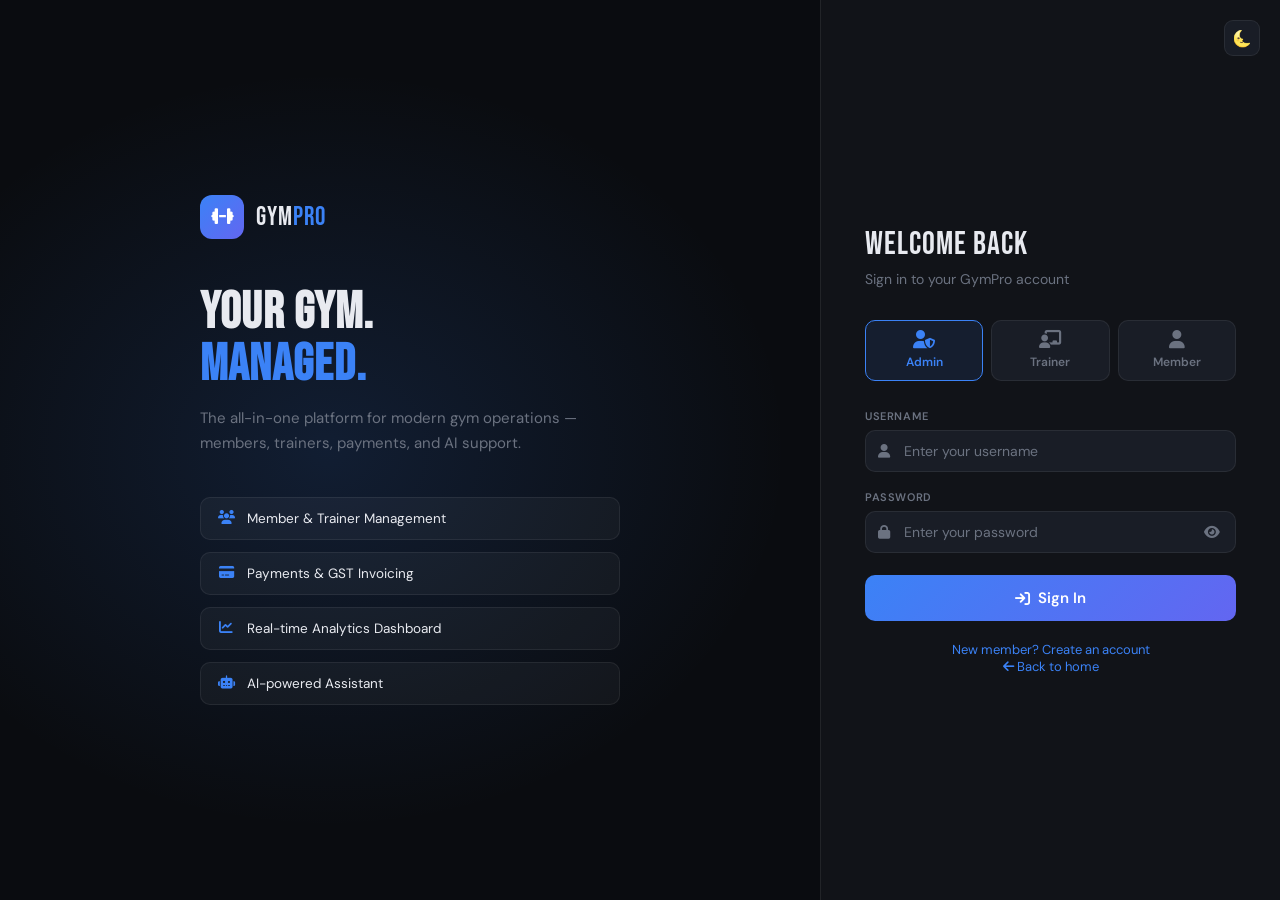
<file: frontend/trainer-home.html>
<!DOCTYPE html>
<html lang="en" data-theme="dark">
<head>
  <meta charset="UTF-8">
  <meta name="viewport" content="width=device-width, initial-scale=1.0">
  <title>GymPro — Trainer Dashboard</title>
  <link rel="preconnect" href="https://fonts.googleapis.com">
  <link href="https://fonts.googleapis.com/css2?family=Bebas+Neue&family=DM+Sans:wght@300;400;500;600&family=DM+Mono:wght@400;500&display=swap" rel="stylesheet">
  <link rel="stylesheet" href="https://cdnjs.cloudflare.com/ajax/libs/font-awesome/6.4.0/css/all.min.css">
  <style>
    *, *::before, *::after { box-sizing: border-box; margin: 0; padding: 0; }
    :root {
      --bg: #0a0c10; --surface: #111318; --surface2: #191d26;
      --border: rgba(255,255,255,0.07); --text: #e8eaf0; --muted: #6b7280;
      --accent: #3b82f6; --accent2: #6366f1; --green: #22c55e;
      --yellow: #eab308; --red: #ef4444; --orange: #f97316;
      --radius: 14px; --sidebar-w: 240px;
      --font-body: 'DM Sans', sans-serif;
      --font-head: 'Bebas Neue', sans-serif;
      --font-mono: 'DM Mono', monospace;
    }
    [data-theme="light"] {
      --bg: #f0f2f7; --surface: #fff; --surface2: #f8fafc;
      --border: rgba(0,0,0,0.08); --text: #1a1f2e; --muted: #94a3b8;
    }
    html, body { height: 100%; }
    body { font-family: var(--font-body); background: var(--bg); color: var(--text); display: flex; overflow: hidden; transition: background .3s, color .3s; }
    a { text-decoration: none; color: inherit; }
    ::-webkit-scrollbar { width: 5px; } ::-webkit-scrollbar-track { background: transparent; } ::-webkit-scrollbar-thumb { background: var(--border); border-radius: 99px; }

    /* ── SIDEBAR ── */
    .sidebar { width: var(--sidebar-w); min-height: 100vh; background: var(--surface); border-right: 1px solid var(--border); display: flex; flex-direction: column; padding: 28px 0 24px; position: fixed; top: 0; left: 0; bottom: 0; z-index: 100; }
    .sidebar-logo { display: flex; align-items: center; gap: 10px; padding: 0 20px 28px; border-bottom: 1px solid var(--border); }
    .logo-icon { width: 38px; height: 38px; background: linear-gradient(135deg, var(--yellow), var(--orange)); border-radius: 10px; display: grid; place-items: center; font-size: 16px; color: #fff; flex-shrink: 0; }
    .logo-text { font-family: var(--font-head); font-size: 22px; letter-spacing: 1px; }
    .logo-text span { color: var(--yellow); }
    .sidebar-section { padding: 20px 12px 8px; }
    .sidebar-label { font-size: 10px; font-weight: 600; letter-spacing: 1.5px; text-transform: uppercase; color: var(--muted); padding: 0 10px; margin-bottom: 6px; }
    .sidebar a { display: flex; align-items: center; gap: 12px; padding: 11px 14px; border-radius: 10px; color: var(--muted); font-size: 14px; font-weight: 500; transition: all .18s; position: relative; }
    .sidebar a:hover { background: var(--surface2); color: var(--text); }
    .sidebar a.active { background: rgba(234,179,8,.12); color: var(--yellow); }
    .sidebar a.active::before { content: ''; position: absolute; left: 0; top: 25%; bottom: 25%; width: 3px; background: var(--yellow); border-radius: 0 3px 3px 0; }
    .sidebar a i { width: 18px; text-align: center; font-size: 15px; }
    .sidebar-footer { margin-top: auto; padding: 16px 16px 0; border-top: 1px solid var(--border); }
    .user-card { display: flex; align-items: center; gap: 10px; padding: 12px; background: var(--surface2); border-radius: 10px; }
    .user-avatar { width: 36px; height: 36px; background: linear-gradient(135deg, var(--yellow), var(--orange)); border-radius: 50%; display: grid; place-items: center; font-size: 14px; color: #fff; font-weight: 700; flex-shrink: 0; }
    .user-name { font-size: 13px; font-weight: 600; }
    .user-role { font-size: 11px; color: var(--muted); }
    .logout-btn { display: flex; align-items: center; gap: 6px; background: none; border: none; color: var(--red); font-size: 12px; font-weight: 500; cursor: pointer; padding: 8px 12px; border-radius: 8px; width: 100%; margin-top: 6px; font-family: var(--font-body); transition: background .15s; }
    .logout-btn:hover { background: rgba(239,68,68,.1); }

    /* ── MAIN ── */
    .main { margin-left: var(--sidebar-w); flex: 1; height: 100vh; overflow-y: auto; padding: 32px 36px; }

    /* ── TOPBAR ── */
    .topbar { display: flex; justify-content: space-between; align-items: center; margin-bottom: 28px; }
    .topbar-right { display: flex; align-items: center; gap: 10px; }
    .topbar-pill { display: flex; align-items: center; gap: 8px; background: var(--surface); border: 1px solid var(--border); border-radius: 10px; padding: 8px 14px; font-size: 13px; color: var(--muted); }
    .topbar-pill span { color: var(--text); font-weight: 500; }
    .icon-btn { width: 38px; height: 38px; background: var(--surface); border: 1px solid var(--border); border-radius: 10px; display: grid; place-items: center; cursor: pointer; color: var(--muted); font-size: 15px; transition: all .15s; }
    .icon-btn:hover { color: var(--text); border-color: var(--yellow); }

    /* ── HERO ── */
    .hero-banner {
      background: linear-gradient(135deg, #d97706 0%, #f97316 50%, #eab308 100%);
      border-radius: var(--radius); padding: 32px 36px; margin-bottom: 24px;
      display: flex; align-items: center; justify-content: space-between; gap: 20px;
      position: relative; overflow: hidden;
      animation: fadeUp .5s ease both;
    }
    .hero-banner::before { content: ''; position: absolute; right: -40px; top: -40px; width: 200px; height: 200px; border-radius: 50%; background: rgba(255,255,255,0.08); }
    .hero-banner::after  { content: ''; position: absolute; right: 80px; bottom: -60px; width: 160px; height: 160px; border-radius: 50%; background: rgba(255,255,255,0.05); }
    @keyframes fadeUp { from { opacity: 0; transform: translateY(14px); } to { opacity: 1; transform: translateY(0); } }
    .hero-greeting { font-family: var(--font-head); font-size: clamp(28px,3vw,42px); letter-spacing: 1px; color: #fff; line-height: 1; margin-bottom: 8px; }
    .hero-sub { font-size: 14px; color: rgba(255,255,255,0.85); }
    .hero-badge { background: rgba(255,255,255,0.2); border: 1px solid rgba(255,255,255,0.3); color: #fff; padding: 6px 14px; border-radius: 20px; font-size: 12px; font-weight: 600; position: relative; z-index: 1; }

    /* ── STAT CARDS ── */
    .stats-grid { display: grid; grid-template-columns: repeat(4,1fr); gap: 16px; margin-bottom: 24px; animation: fadeUp .5s .05s ease both; }
    .stat-card { background: var(--surface); border: 1px solid var(--border); border-radius: var(--radius); padding: 20px 22px; position: relative; overflow: hidden; transition: transform .2s; }
    .stat-card:hover { transform: translateY(-2px); }
    .stat-card::before { content: ''; position: absolute; top: 0; left: 0; right: 0; height: 3px; }
    .stat-card.yellow::before { background: linear-gradient(90deg,var(--yellow),var(--orange)); }
    .stat-card.blue::before   { background: linear-gradient(90deg,var(--accent),var(--accent2)); }
    .stat-card.green::before  { background: linear-gradient(90deg,var(--green),#16a34a); }
    .stat-card.red::before    { background: linear-gradient(90deg,var(--red),#dc2626); }
    .stat-icon { width: 38px; height: 38px; border-radius: 9px; display: grid; place-items: center; font-size: 15px; margin-bottom: 12px; }
    .yellow .stat-icon { background: rgba(234,179,8,.15);  color: var(--yellow); }
    .blue   .stat-icon { background: rgba(59,130,246,.15); color: var(--accent); }
    .green  .stat-icon { background: rgba(34,197,94,.15);  color: var(--green); }
    .red    .stat-icon { background: rgba(239,68,68,.15);  color: var(--red); }
    .stat-val { font-family: var(--font-head); font-size: 30px; letter-spacing: 1px; line-height: 1; margin-bottom: 2px; }
    .stat-lbl { font-size: 12px; color: var(--muted); }

    /* ── CONTENT GRID ── */
    .content-grid { display: grid; grid-template-columns: 1fr 340px; gap: 18px; animation: fadeUp .5s .1s ease both; }

    /* ── TABLE CARD ── */
    .table-card { background: var(--surface); border: 1px solid var(--border); border-radius: var(--radius); overflow: hidden; }
    .card-header { display: flex; align-items: center; justify-content: space-between; padding: 18px 22px; border-bottom: 1px solid var(--border); }
    .card-title { font-size: 15px; font-weight: 600; display: flex; align-items: center; gap: 8px; }
    .card-title i { color: var(--yellow); }
    .search-wrap { position: relative; }
    .search-wrap i { position: absolute; left: 12px; top: 50%; transform: translateY(-50%); color: var(--muted); font-size: 13px; }
    .search-input { background: var(--surface2); border: 1px solid var(--border); border-radius: 8px; padding: 8px 12px 8px 32px; color: var(--text); font-size: 13px; font-family: var(--font-body); outline: none; width: 200px; transition: border-color .15s; }
    .search-input:focus { border-color: var(--yellow); }
    .search-input::placeholder { color: var(--muted); }
    table { width: 100%; border-collapse: collapse; }
    thead tr { border-bottom: 1px solid var(--border); }
    th { padding: 10px 18px; font-size: 11px; font-weight: 600; letter-spacing: 1px; text-transform: uppercase; color: var(--muted); text-align: left; }
    tbody tr { border-bottom: 1px solid var(--border); transition: background .15s; }
    tbody tr:last-child { border-bottom: none; }
    tbody tr:hover { background: var(--surface2); }
    td { padding: 12px 18px; font-size: 13.5px; vertical-align: middle; }
    .member-cell { display: flex; align-items: center; gap: 10px; }
    .mini-avatar { width: 30px; height: 30px; border-radius: 50%; background: linear-gradient(135deg,var(--yellow),var(--orange)); display: grid; place-items: center; font-size: 11px; font-weight: 700; color: #fff; flex-shrink: 0; }
    .member-name { font-weight: 600; font-size: 13.5px; }
    .member-phone { font-size: 11px; color: var(--muted); }
    .status-pill { display: inline-block; padding: 3px 10px; border-radius: 20px; font-size: 11px; font-weight: 600; }
    .pill-active   { background: rgba(34,197,94,.12);  color: var(--green); }
    .pill-inactive { background: rgba(239,68,68,.12);  color: var(--red); }
    .pill-pending  { background: rgba(234,179,8,.12);  color: var(--yellow); }
    .act-btn { width: 28px; height: 28px; border: 1px solid var(--border); border-radius: 7px; background: none; color: var(--muted); font-size: 12px; cursor: pointer; display: grid; place-items: center; transition: all .15s; }
    .act-btn:hover { background: var(--surface2); color: var(--yellow); border-color: var(--yellow); }
    .empty-state { text-align: center; padding: 40px; color: var(--muted); }
    .empty-state i { font-size: 24px; margin-bottom: 8px; display: block; opacity: .4; }

    /* ── SIDE PANEL ── */
    .side-panel { display: flex; flex-direction: column; gap: 16px; }
    .side-card { background: var(--surface); border: 1px solid var(--border); border-radius: var(--radius); padding: 20px; }
    .side-title { font-size: 11px; font-weight: 600; color: var(--muted); letter-spacing: .8px; text-transform: uppercase; margin-bottom: 14px; display: flex; align-items: center; gap: 6px; }

    /* quick action buttons */
    .quick-actions { display: flex; flex-direction: column; gap: 8px; }
    .quick-btn { display: flex; align-items: center; gap: 12px; padding: 12px 14px; background: var(--surface2); border: 1px solid var(--border); border-radius: 10px; cursor: pointer; font-size: 13.5px; font-weight: 500; font-family: var(--font-body); color: var(--text); transition: all .15s; text-align: left; }
    .quick-btn:hover { border-color: var(--yellow); background: rgba(234,179,8,.06); }
    .quick-btn i { width: 32px; height: 32px; border-radius: 8px; display: grid; place-items: center; font-size: 14px; flex-shrink: 0; }
    .quick-btn.yellow i { background: rgba(234,179,8,.15); color: var(--yellow); }
    .quick-btn.blue   i { background: rgba(59,130,246,.15); color: var(--accent); }
    .quick-btn.green  i { background: rgba(34,197,94,.15);  color: var(--green); }
    .quick-btn.purple i { background: rgba(99,102,241,.15); color: var(--accent2); }
    .quick-btn-label { font-size: 13px; font-weight: 600; }
    .quick-btn-sub   { font-size: 11px; color: var(--muted); margin-top: 2px; }

    /* workout preview */
    .workout-item { display: flex; align-items: center; gap: 10px; padding: 10px 0; border-bottom: 1px solid var(--border); }
    .workout-item:last-child { border-bottom: none; }
    .workout-icon { width: 34px; height: 34px; border-radius: 8px; background: rgba(59,130,246,.12); color: var(--accent); display: grid; place-items: center; font-size: 14px; flex-shrink: 0; }
    .workout-name { font-size: 13px; font-weight: 600; }
    .workout-meta { font-size: 11px; color: var(--muted); margin-top: 2px; }
    .diff-dot { width: 8px; height: 8px; border-radius: 50%; flex-shrink: 0; margin-left: auto; }

    /* ── TOAST ── */
    .toast { position: fixed; bottom: 24px; right: 24px; background: var(--surface); border: 1px solid var(--border); border-radius: 12px; padding: 14px 18px; font-size: 13px; display: flex; align-items: center; gap: 10px; box-shadow: 0 8px 30px rgba(0,0,0,.4); transform: translateY(80px); opacity: 0; transition: all .3s ease; z-index: 9999; }
    .toast.show { transform: translateY(0); opacity: 1; }

    @media(max-width:1100px) { .stats-grid { grid-template-columns: 1fr 1fr; } .content-grid { grid-template-columns: 1fr; } }
    @media(max-width:600px)  { .stats-grid { grid-template-columns: 1fr 1fr; } }
  </style>
</head>
<body>

<!-- SIDEBAR -->
<aside class="sidebar">
  <div class="sidebar-logo">
    <div class="logo-icon"><i class="fas fa-dumbbell"></i></div>
    <div class="logo-text">GYM<span>PRO</span></div>
  </div>
  <div class="sidebar-section">
    <div class="sidebar-label">My Dashboard</div>
    <a href="trainer-home.html" class="active"><i class="fas fa-chart-line"></i> My Dashboard</a>
    <a href="members.html"><i class="fas fa-users"></i> Members</a>
    <a href="trainers.html"><i class="fas fa-person"></i> Trainers</a>
  </div>
  <div class="sidebar-section">
    <div class="sidebar-label">Tools</div>
    <a href="workouts.html"><i class="fas fa-fire"></i> Workouts</a>
    <a href="chatbot.html"><i class="fas fa-robot"></i> AI Assistant</a>
  </div>
  <div class="sidebar-footer">
    <div class="user-card">
      <div class="user-avatar" id="userInitial">T</div>
      <div>
        <div class="user-name" id="sidebarUser">Trainer</div>
        <div class="user-role">Trainer</div>
      </div>
    </div>
    <button class="logout-btn" onclick="doLogout()">
      <i class="fas fa-arrow-right-from-bracket"></i> Log out
    </button>
  </div>
</aside>

<!-- MAIN -->
<main class="main">

  <!-- Topbar -->
  <div class="topbar">
    <div></div>
    <div class="topbar-right">
      <div class="topbar-pill"><i class="fas fa-clock"></i><span id="clock">--:--</span></div>
      <div class="topbar-pill"><i class="fas fa-calendar"></i><span id="currentDate">—</span></div>
      <div class="icon-btn" onclick="toggleTheme()" id="themeBtn">🌜</div>
      <div class="icon-btn" onclick="refreshAll()" title="Refresh"><i class="fas fa-arrows-rotate" id="refreshIcon"></i></div>
    </div>
  </div>

  <!-- Hero -->
  <div class="hero-banner">
    <div>
      <div class="hero-greeting" id="heroGreeting">GOOD MORNING, TRAINER! 🏋️</div>
      <div class="hero-sub">Here's your training overview for today.</div>
    </div>
    <div class="hero-badge"><i class="fas fa-chalkboard-user"></i> &nbsp;Certified Trainer</div>
  </div>

  <!-- Stats -->
  <div class="stats-grid">
    <div class="stat-card yellow">
      <div class="stat-icon"><i class="fas fa-users"></i></div>
      <div class="stat-val" id="statMembers">—</div>
      <div class="stat-lbl">Total Members</div>
    </div>
    <div class="stat-card green">
      <div class="stat-icon"><i class="fas fa-user-check"></i></div>
      <div class="stat-val" id="statActive">—</div>
      <div class="stat-lbl">Active Members</div>
    </div>
    <div class="stat-card blue">
      <div class="stat-icon"><i class="fas fa-fire"></i></div>
      <div class="stat-val" id="statWorkouts">—</div>
      <div class="stat-lbl">Workout Programs</div>
    </div>
    <div class="stat-card red">
      <div class="stat-icon"><i class="fas fa-triangle-exclamation"></i></div>
      <div class="stat-val" id="statPending">—</div>
      <div class="stat-lbl">Inactive Members</div>
    </div>
  </div>

  <!-- Content -->
  <div class="content-grid">

    <!-- Members Table -->
    <div class="table-card">
      <div class="card-header">
        <div class="card-title"><i class="fas fa-users"></i> All Members</div>
        <div class="search-wrap">
          <i class="fas fa-search"></i>
          <input class="search-input" type="text" id="memberSearch"
            placeholder="Search members…" oninput="filterMembers()">
        </div>
      </div>
      <div style="overflow-x:auto;">
        <table>
          <thead>
            <tr>
              <th>Member</th>
              <th>Status</th>
              <th>Phone</th>
              <th>Joined</th>
              <th></th>
            </tr>
          </thead>
          <tbody id="membersBody">
            <tr><td colspan="5">
              <div class="empty-state">
                <i class="fas fa-spinner fa-spin"></i> Loading members…
              </div>
            </td></tr>
          </tbody>
        </table>
      </div>
    </div>

    <!-- Side Panel -->
    <div class="side-panel">

      <!-- Quick Actions -->
      <div class="side-card">
        <div class="side-title"><i class="fas fa-bolt" style="color:var(--yellow);"></i> Quick Actions</div>
        <div class="quick-actions">
          <button class="quick-btn yellow" onclick="location.href='workouts.html'">
            <i class="fas fa-plus"></i>
            <div>
              <div class="quick-btn-label">Add Workout</div>
              <div class="quick-btn-sub">Create a new program</div>
            </div>
          </button>
          <button class="quick-btn blue" onclick="location.href='members.html'">
            <i class="fas fa-users"></i>
            <div>
              <div class="quick-btn-label">Manage Members</div>
              <div class="quick-btn-sub">View full member list</div>
            </div>
          </button>
          <button class="quick-btn green" onclick="location.href='workouts.html'">
            <i class="fas fa-fire"></i>
            <div>
              <div class="quick-btn-label">View Workouts</div>
              <div class="quick-btn-sub">Browse all programs</div>
            </div>
          </button>
          <button class="quick-btn purple" onclick="location.href='chatbot.html'">
            <i class="fas fa-robot"></i>
            <div>
              <div class="quick-btn-label">AI Assistant</div>
              <div class="quick-btn-sub">Get fitness advice</div>
            </div>
          </button>
        </div>
      </div>

      <!-- Recent Workouts -->
      <div class="side-card">
        <div class="side-title"><i class="fas fa-fire" style="color:var(--orange);"></i> Recent Workouts</div>
        <div id="workoutsList">
          <div class="empty-state" style="padding:20px;">
            <i class="fas fa-spinner fa-spin"></i>
          </div>
        </div>
      </div>

    </div>
  </div>

</main>

<div class="toast" id="toast">
  <i class="fas fa-check-circle" style="color:var(--green);"></i>
  <span id="toastMsg">Done!</span>
</div>

<script src="js/config.js"></script>
<script>
  const API = window.GYM_API_BASE_URL;
  let allMembers = [];

  /* ── Auth ── */
  function getUser() {
    try {
      return JSON.parse(localStorage.getItem('gymUser'))
          || JSON.parse(localStorage.getItem('currentUser'))
          || null;
    } catch(e) { return null; }
  }

  function apiFetch(path, opts) {
    opts = opts || {};
    const user    = getUser();
    const headers = Object.assign({}, opts.headers || {});
    if (!headers['Content-Type'] && opts.body) headers['Content-Type'] = 'application/json';
    if (user) headers['X-User'] = JSON.stringify(user);
    return fetch(API + path, {
      credentials: 'include',
      method:  opts.method || 'GET',
      body:    opts.body || undefined,
      headers: headers,
    });
  }

  function showToast(msg, type) {
    const t = document.getElementById('toast');
    t.querySelector('i').style.color = type === 'error' ? 'var(--red)' : 'var(--green)';
    document.getElementById('toastMsg').textContent = msg;
    t.classList.add('show');
    setTimeout(() => t.classList.remove('show'), 2800);
  }

  /* ── Clock ── */
  function tick() {
    const now = new Date();
    document.getElementById('clock').textContent =
      now.toLocaleTimeString('en-IN', { hour: '2-digit', minute: '2-digit' });
    document.getElementById('currentDate').textContent =
      now.toLocaleDateString('en-IN', { weekday: 'short', day: 'numeric', month: 'short' });
  }
  tick(); setInterval(tick, 1000);

  /* ── Greeting ── */
  function getGreeting(name) {
    const h = new Date().getHours();
    if (h < 12) return 'GOOD MORNING, ' + name.toUpperCase() + '! ☀️';
    if (h < 17) return 'GOOD AFTERNOON, ' + name.toUpperCase() + '! 💪';
    return 'GOOD EVENING, ' + name.toUpperCase() + '! 🌙';
  }

  /* ── Format date ── */
  function fmtDate(d) {
    if (!d) return '—';
    const dt = new Date(d);
    if (isNaN(dt)) return d;
    return dt.toLocaleDateString('en-IN', { day: 'numeric', month: 'short', year: 'numeric' });
  }

  /* ── Load members ── */
  function loadMembers() {
    apiFetch('/members')
      .then(r => { if (!r.ok) throw new Error('HTTP ' + r.status); return r.json(); })
      .then(data => {
        allMembers = data;
        renderMembers(data);

        // Update stats
        document.getElementById('statMembers').textContent  = data.length;
        document.getElementById('statActive').textContent   = data.filter(m => (m.status||'active').toLowerCase() === 'active').length;
        document.getElementById('statPending').textContent  = data.filter(m => (m.status||'').toLowerCase() === 'inactive').length;
      })
      .catch(err => {
        document.getElementById('membersBody').innerHTML =
          `<tr><td colspan="5"><div class="empty-state">
            <i class="fas fa-circle-xmark"></i> ${err.message}
          </div></td></tr>`;
      });
  }

  function renderMembers(list) {
    const tbody = document.getElementById('membersBody');
    if (!list.length) {
      tbody.innerHTML = `<tr><td colspan="5">
        <div class="empty-state">
          <i class="fas fa-users"></i> No members found
        </div>
      </td></tr>`;
      return;
    }
    tbody.innerHTML = list.map(m => {
      const name     = m.name || 'Unknown';
      const initials = name.split(' ').map(w => w[0]).join('').slice(0,2).toUpperCase();
      const status   = (m.status || 'active').toLowerCase();
      const pillCls  = status === 'active' ? 'pill-active' : status === 'pending' ? 'pill-pending' : 'pill-inactive';
      const joined   = m.join_date || m.created_at || '';
      return `<tr>
        <td>
          <div class="member-cell">
            <div class="mini-avatar">${initials}</div>
            <div>
              <div class="member-name">${name}</div>
              <div class="member-phone">${m.email || ''}</div>
            </div>
          </div>
        </td>
        <td><span class="status-pill ${pillCls}">${status.charAt(0).toUpperCase()+status.slice(1)}</span></td>
        <td style="color:var(--muted);font-size:13px;">${m.phone || '—'}</td>
        <td style="color:var(--muted);font-size:12px;">${fmtDate(joined)}</td>
        <td>
          <button class="act-btn" title="Assign Workout" onclick="location.href='workouts.html'">
            <i class="fas fa-fire"></i>
          </button>
        </td>
      </tr>`;
    }).join('');
  }

  function filterMembers() {
    const q = document.getElementById('memberSearch').value.toLowerCase();
    if (!q) { renderMembers(allMembers); return; }
    renderMembers(allMembers.filter(m =>
      (m.name  || '').toLowerCase().includes(q) ||
      (m.phone || '').includes(q) ||
      String(m.member_id || '').includes(q)
    ));
  }

  /* ── Load workouts preview ── */
  function loadWorkouts() {
    apiFetch('/workouts')
      .then(r => r.ok ? r.json() : [])
      .then(data => {
        document.getElementById('statWorkouts').textContent = data.length;
        const list = document.getElementById('workoutsList');
        if (!data.length) {
          list.innerHTML = `<div class="empty-state" style="padding:20px;">
            <i class="fas fa-dumbbell"></i> No workouts yet
          </div>`;
          return;
        }
        const catIcons = { strength:'fa-dumbbell', cardio:'fa-heart-pulse', flexibility:'fa-person-walking', hiit:'fa-fire', yoga:'fa-spa', general:'fa-star' };
        const diffColors = { beginner:'var(--green)', intermediate:'var(--yellow)', advanced:'var(--red)' };
        list.innerHTML = data.slice(0, 5).map(w => {
          const diff  = (w.difficulty || 'beginner').toLowerCase();
          const cat   = (w.category   || 'general').toLowerCase();
          const icon  = catIcons[cat] || 'fa-fire';
          const color = diffColors[diff] || 'var(--green)';
          return `<div class="workout-item">
            <div class="workout-icon"><i class="fas ${icon}"></i></div>
            <div>
              <div class="workout-name">${w.name || 'Workout'}</div>
              <div class="workout-meta">${diff.charAt(0).toUpperCase()+diff.slice(1)} · ${w.duration ? w.duration+' min' : 'No duration'}</div>
            </div>
            <div class="diff-dot" style="background:${color};"></div>
          </div>`;
        }).join('');
      })
      .catch(() => {
        document.getElementById('workoutsList').innerHTML =
          '<div class="empty-state" style="padding:20px;"><i class="fas fa-circle-xmark"></i> Unavailable</div>';
      });
  }

  /* ── Refresh ── */
  function refreshAll() {
    const icon = document.getElementById('refreshIcon');
    icon.classList.add('fa-spin');
    Promise.all([loadMembers(), loadWorkouts()])
      .finally(() => {
        setTimeout(() => icon.classList.remove('fa-spin'), 800);
        showToast('Dashboard refreshed');
      });
  }

  /* ── Theme ── */
  function toggleTheme() {
    const html = document.documentElement;
    const dark = html.getAttribute('data-theme') === 'dark';
    html.setAttribute('data-theme', dark ? 'light' : 'dark');
    document.getElementById('themeBtn').textContent = dark ? '🌞' : '🌜';
    localStorage.setItem('gymTheme', dark ? 'light' : 'dark');
  }

  /* ── Logout ── */
  function doLogout() {
    apiFetch('/logout', { method: 'POST' }).catch(() => {}).finally(() => {
      localStorage.removeItem('gymUser');
      localStorage.removeItem('currentUser');
      window.location.href = 'login.html';
    });
  }

  /* ── Init ── */
  document.addEventListener('DOMContentLoaded', () => {
    const theme = localStorage.getItem('gymTheme') || 'dark';
    document.documentElement.setAttribute('data-theme', theme);
    document.getElementById('themeBtn').textContent = theme === 'dark' ? '🌜' : '🌞';

    const user = getUser();
    if (!user) { window.location.href = 'login.html'; return; }
    if (user.role !== 'trainer') {
      window.location.href = user.role === 'admin' ? 'dashboard.html' : 'member-home.html';
      return;
    }

    const name = user.username || 'Trainer';
    document.getElementById('sidebarUser').textContent  = name;
    document.getElementById('userInitial').textContent  = name[0].toUpperCase();
    document.getElementById('heroGreeting').textContent = getGreeting(name);

    loadMembers();
    loadWorkouts();
  });
</script>
</body>
</html>
</file>
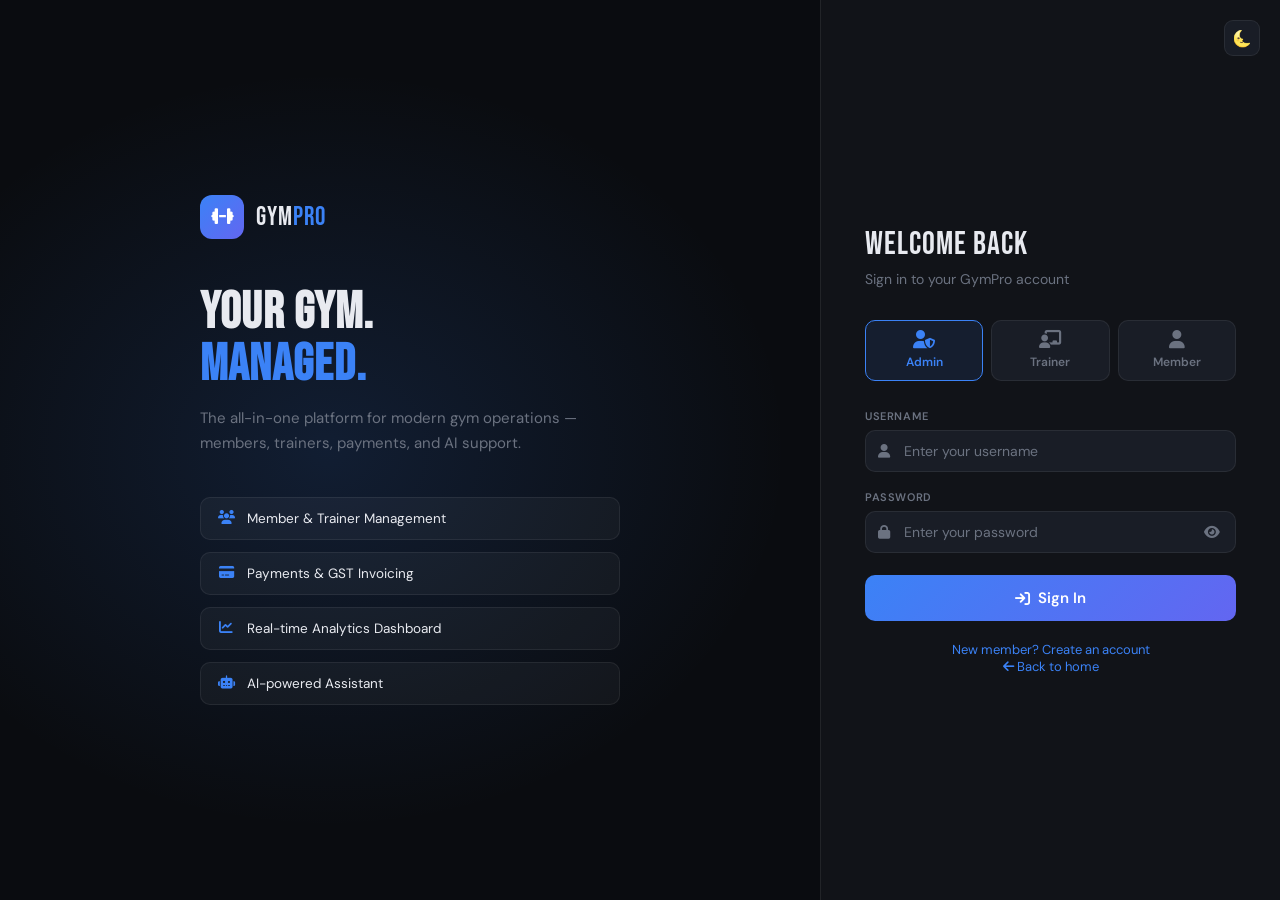
<file: frontend/trainers.html>
<!DOCTYPE html>
<html lang="en" data-theme="dark">
<head>
  <meta charset="UTF-8">
  <meta name="viewport" content="width=device-width, initial-scale=1.0">
  <title>GymPro — Trainers</title>
  <link rel="preconnect" href="https://fonts.googleapis.com">
  <link href="https://fonts.googleapis.com/css2?family=Bebas+Neue&family=DM+Sans:wght@300;400;500;600&family=DM+Mono:wght@400;500&display=swap" rel="stylesheet">
  <link rel="stylesheet" href="https://cdnjs.cloudflare.com/ajax/libs/font-awesome/6.4.0/css/all.min.css">
  <style>
    *,*::before,*::after{box-sizing:border-box;margin:0;padding:0}
    :root{--bg:#0a0c10;--surface:#111318;--surface2:#191d26;--border:rgba(255,255,255,0.07);--text:#e8eaf0;--muted:#6b7280;--accent:#3b82f6;--accent2:#6366f1;--green:#22c55e;--red:#ef4444;--yellow:#eab308;--radius:14px;--sidebar-w:240px;--font-body:'DM Sans',sans-serif;--font-head:'Bebas Neue',sans-serif;--font-mono:'DM Mono',monospace;}
    [data-theme="light"]{--bg:#f0f2f7;--surface:#fff;--surface2:#f8fafc;--border:rgba(0,0,0,0.08);--text:#1a1f2e;--muted:#94a3b8;}
    html,body{height:100%;}
    body{font-family:var(--font-body);background:var(--bg);color:var(--text);display:flex;overflow:hidden;}
    a{text-decoration:none;color:inherit;}
    ::-webkit-scrollbar{width:5px;}::-webkit-scrollbar-track{background:transparent;}::-webkit-scrollbar-thumb{background:var(--border);border-radius:99px;}
    .sidebar{width:var(--sidebar-w);min-height:100vh;background:var(--surface);border-right:1px solid var(--border);display:flex;flex-direction:column;padding:28px 0 24px;position:fixed;top:0;left:0;bottom:0;z-index:100;}
    .sidebar-logo{display:flex;align-items:center;gap:10px;padding:0 20px 28px;border-bottom:1px solid var(--border);}
    .logo-icon{width:38px;height:38px;background:linear-gradient(135deg,var(--accent),var(--accent2));border-radius:10px;display:grid;place-items:center;font-size:16px;color:#fff;flex-shrink:0;}
    .logo-text{font-family:var(--font-head);font-size:22px;letter-spacing:1px;}
    .logo-text span{color:var(--accent);}
    .sidebar-section{padding:20px 12px 8px;}
    .sidebar-label{font-size:10px;font-weight:600;letter-spacing:1.5px;text-transform:uppercase;color:var(--muted);padding:0 10px;margin-bottom:6px;}
    .sidebar a{display:flex;align-items:center;gap:12px;padding:11px 14px;border-radius:10px;color:var(--muted);font-size:14px;font-weight:500;transition:all .18s;position:relative;}
    .sidebar a:hover{background:var(--surface2);color:var(--text);}
    .sidebar a.active{background:rgba(59,130,246,.12);color:var(--accent);}
    .sidebar a.active::before{content:'';position:absolute;left:0;top:25%;bottom:25%;width:3px;background:var(--accent);border-radius:0 3px 3px 0;}
    .sidebar a i{width:18px;text-align:center;font-size:15px;}
    .sidebar-footer{margin-top:auto;padding:16px 16px 0;border-top:1px solid var(--border);}
    .user-card{display:flex;align-items:center;gap:10px;padding:12px;background:var(--surface2);border-radius:10px;}
    .user-avatar{width:36px;height:36px;background:linear-gradient(135deg,var(--accent),var(--accent2));border-radius:50%;display:grid;place-items:center;font-size:14px;color:#fff;font-weight:700;flex-shrink:0;}
    .user-name{font-size:13px;font-weight:600;}
    .user-role{font-size:11px;color:var(--muted);}
    .logout-btn{display:flex;align-items:center;gap:6px;background:none;border:none;color:var(--red);font-size:12px;font-weight:500;cursor:pointer;padding:8px 12px;border-radius:8px;width:100%;margin-top:6px;font-family:var(--font-body);transition:background .15s;}
    .logout-btn:hover{background:rgba(239,68,68,.1);}
    .main{margin-left:var(--sidebar-w);flex:1;height:100vh;overflow-y:auto;padding:32px 36px;}
    .topbar{display:flex;justify-content:space-between;align-items:flex-start;margin-bottom:32px;gap:20px;}
    .page-title{font-family:var(--font-head);font-size:40px;letter-spacing:1px;line-height:1;}
    .page-sub{color:var(--muted);font-size:14px;margin-top:6px;}
    .topbar-right{display:flex;align-items:center;gap:10px;flex-shrink:0;}
    .icon-btn{width:38px;height:38px;background:var(--surface);border:1px solid var(--border);border-radius:10px;display:grid;place-items:center;cursor:pointer;color:var(--muted);font-size:15px;transition:all .15s;}
    .icon-btn:hover{color:var(--text);border-color:var(--accent);}
    .btn-primary{display:inline-flex;align-items:center;gap:8px;padding:10px 18px;background:var(--accent);color:#fff;border:none;border-radius:9px;font-size:14px;font-weight:600;font-family:var(--font-body);cursor:pointer;transition:opacity .15s,transform .15s;}
    .btn-primary:hover{opacity:.9;transform:translateY(-1px);}

    /* TRAINER CARDS GRID */
    .trainers-grid{display:grid;grid-template-columns:repeat(auto-fill,minmax(280px,1fr));gap:18px;animation:fadeUp .4s ease both;}
    @keyframes fadeUp{from{opacity:0;transform:translateY(12px)}to{opacity:1;transform:translateY(0)}}
    .trainer-card{background:var(--surface);border:1px solid var(--border);border-radius:var(--radius);padding:24px;transition:transform .2s,box-shadow .2s,border-color .2s;position:relative;overflow:hidden;}
    .trainer-card::before{content:'';position:absolute;top:0;left:0;right:0;height:3px;background:linear-gradient(90deg,var(--yellow),#d97706);}
    .trainer-card:hover{transform:translateY(-4px);box-shadow:0 16px 40px rgba(0,0,0,.3);border-color:rgba(234,179,8,.3);}
    .trainer-avatar{width:56px;height:56px;border-radius:50%;background:linear-gradient(135deg,var(--yellow),#d97706);display:grid;place-items:center;font-family:var(--font-head);font-size:22px;color:#fff;margin-bottom:14px;}
    .trainer-name{font-size:16px;font-weight:700;margin-bottom:4px;}
    .trainer-spec{font-size:12.5px;color:var(--accent);font-weight:500;margin-bottom:14px;}
    .trainer-meta{display:flex;flex-direction:column;gap:8px;}
    .meta-row{display:flex;align-items:center;gap:8px;font-size:12.5px;color:var(--muted);}
    .meta-row i{width:14px;color:var(--accent);font-size:12px;}
    .trainer-footer{display:flex;align-items:center;justify-content:space-between;margin-top:16px;padding-top:16px;border-top:1px solid var(--border);}
    .status-pill{display:inline-block;padding:3px 10px;border-radius:20px;font-size:11px;font-weight:600;}
    .pill-active{background:rgba(34,197,94,.12);color:var(--green);}
    .pill-inactive{background:rgba(239,68,68,.12);color:var(--red);}
    .action-btns{display:flex;gap:6px;}
    .act-btn{width:30px;height:30px;border:1px solid var(--border);border-radius:7px;background:none;color:var(--muted);font-size:12px;cursor:pointer;display:grid;place-items:center;transition:all .15s;}
    .act-btn:hover{background:var(--surface2);color:var(--text);border-color:var(--accent);}
    .act-btn.danger:hover{border-color:var(--red);color:var(--red);}
    .id-badge{font-family:var(--font-mono);font-size:11px;color:var(--muted);}

    /* TOOLBAR */
    .toolbar{display:flex;align-items:center;gap:12px;margin-bottom:18px;flex-wrap:wrap;}
    .search-wrap{position:relative;flex:1;min-width:200px;}
    .search-wrap i{position:absolute;left:12px;top:50%;transform:translateY(-50%);color:var(--muted);font-size:13px;}
    .search-input{width:100%;background:var(--surface);border:1px solid var(--border);border-radius:9px;padding:9px 12px 9px 34px;color:var(--text);font-size:13px;font-family:var(--font-body);outline:none;transition:border-color .15s;}
    .search-input::placeholder{color:var(--muted);}
    .search-input:focus{border-color:var(--accent);}

    /* STATS */
    .stats-row{display:grid;grid-template-columns:repeat(3,1fr);gap:16px;margin-bottom:24px;}
    .stat-card{background:var(--surface);border:1px solid var(--border);border-radius:var(--radius);padding:20px 22px;position:relative;overflow:hidden;}
    .stat-card::before{content:'';position:absolute;top:0;left:0;right:0;height:3px;}
    .stat-card.yellow::before{background:linear-gradient(90deg,var(--yellow),#d97706);}
    .stat-card.blue::before{background:linear-gradient(90deg,var(--accent),var(--accent2));}
    .stat-card.green::before{background:linear-gradient(90deg,var(--green),#16a34a);}
    .stat-icon{width:38px;height:38px;border-radius:9px;display:grid;place-items:center;font-size:15px;margin-bottom:12px;}
    .yellow .stat-icon{background:rgba(234,179,8,.15);color:var(--yellow);}
    .blue .stat-icon{background:rgba(59,130,246,.15);color:var(--accent);}
    .green .stat-icon{background:rgba(34,197,94,.15);color:var(--green);}
    .stat-val{font-family:var(--font-head);font-size:32px;letter-spacing:1px;line-height:1;margin-bottom:3px;}
    .stat-lbl{font-size:12px;color:var(--muted);font-weight:500;}
    .empty-state{text-align:center;padding:60px;color:var(--muted);}
    .empty-state i{font-size:32px;margin-bottom:12px;display:block;opacity:.4;}

    /* MODAL */
    .modal-overlay{position:fixed;inset:0;background:rgba(0,0,0,.6);backdrop-filter:blur(4px);z-index:200;display:none;align-items:center;justify-content:center;}
    .modal-overlay.open{display:flex;}
    .modal{background:var(--surface);border:1px solid var(--border);border-radius:var(--radius);padding:28px;width:100%;max-width:480px;animation:fadeUp .3s ease both;}
    .modal-header{display:flex;align-items:center;justify-content:space-between;margin-bottom:24px;}
    .modal-title{font-family:var(--font-head);font-size:26px;letter-spacing:1px;}
    .modal-close{width:32px;height:32px;background:none;border:1px solid var(--border);border-radius:8px;color:var(--muted);cursor:pointer;display:grid;place-items:center;font-size:14px;transition:all .15s;}
    .modal-close:hover{color:var(--red);border-color:var(--red);}
    .form-group{margin-bottom:16px;}
    .form-label{font-size:12px;font-weight:600;letter-spacing:.8px;text-transform:uppercase;color:var(--muted);display:block;margin-bottom:7px;}
    .form-control{width:100%;background:var(--surface2);border:1px solid var(--border);border-radius:9px;padding:11px 14px;color:var(--text);font-size:14px;font-family:var(--font-body);outline:none;transition:border-color .15s;}
    .form-control::placeholder{color:var(--muted);}
    .form-control:focus{border-color:var(--accent);}
    .form-row{display:grid;grid-template-columns:1fr 1fr;gap:12px;}
    .modal-footer{display:flex;gap:10px;justify-content:flex-end;margin-top:20px;}
    .btn-ghost{display:inline-flex;align-items:center;gap:6px;padding:10px 16px;background:none;border:1px solid var(--border);color:var(--muted);border-radius:9px;font-size:13px;font-family:var(--font-body);cursor:pointer;transition:all .15s;}
    .btn-ghost:hover{border-color:var(--text);color:var(--text);}
    .toast{position:fixed;bottom:24px;right:24px;background:var(--surface);border:1px solid var(--border);border-radius:12px;padding:14px 18px;font-size:13px;display:flex;align-items:center;gap:10px;box-shadow:0 8px 30px rgba(0,0,0,.4);transform:translateY(80px);opacity:0;transition:all .3s ease;z-index:9999;}
    .toast.show{transform:translateY(0);opacity:1;}
    @media(max-width:860px){.sidebar{transform:translateX(-100%)}.main{margin-left:0;padding:20px;}}
  </style>
</head>
<body>
  <aside class="sidebar">
    <div class="sidebar-logo"><div class="logo-icon"><i class="fas fa-dumbbell"></i></div><div class="logo-text">GYM<span>PRO</span></div></div>
    <div class="sidebar-section">
      <div class="sidebar-label">Main</div>
      <a href="dashboard.html"><i class="fas fa-chart-line"></i> Dashboard</a>
      <a href="members.html"><i class="fas fa-users"></i> Members</a>
      <a href="trainers.html" class="active"><i class="fas fa-person"></i> Trainers</a>
    </div>
    <div class="sidebar-section">
      <div class="sidebar-label">Finance</div>
      <a href="payments.html"><i class="fas fa-credit-card"></i> Payments</a>
    </div>
    <div class="sidebar-section">
      <div class="sidebar-label">Tools</div>
      <a href="workouts.html"><i class="fas fa-fire"></i> Workouts</a>
      <a href="chatbot.html"><i class="fas fa-robot"></i> AI Assistant</a>
    </div>
    <div class="sidebar-footer">
      <div class="user-card"><div class="user-avatar" id="userInitial">A</div><div><div class="user-name" id="sidebarUser">Admin</div><div class="user-role" id="sidebarRole">Administrator</div></div></div>
      <button class="logout-btn" onclick="doLogout()"><i class="fas fa-arrow-right-from-bracket"></i> Log out</button>
    </div>
  </aside>

  <main class="main">
    <div class="topbar">
      <div><div class="page-title">TRAINERS</div><div class="page-sub">Manage your gym's training staff</div></div>
      <div class="topbar-right">
        <div class="icon-btn" onclick="toggleTheme()" id="themeBtn">🌜</div>
        <button class="btn-primary admin-only" onclick="openModal()"><i class="fas fa-plus"></i> Add Trainer</button>
      </div>
    </div>

    <div class="stats-row">
      <div class="stat-card yellow"><div class="stat-icon"><i class="fas fa-person"></i></div><div class="stat-val" id="statTotal">0</div><div class="stat-lbl">Total Trainers</div></div>
      <div class="stat-card green"><div class="stat-icon"><i class="fas fa-check-circle"></i></div><div class="stat-val" id="statActive">0</div><div class="stat-lbl">Active</div></div>
      <div class="stat-card blue"><div class="stat-icon"><i class="fas fa-dumbbell"></i></div><div class="stat-val" id="statSpec">—</div><div class="stat-lbl">Specializations</div></div>
    </div>

    <div class="toolbar">
      <div class="search-wrap"><i class="fas fa-search"></i><input class="search-input" id="searchInput" placeholder="Search by name, phone or email…" oninput="filterTrainers()"></div>
      <div class="icon-btn" onclick="loadTrainers()" title="Refresh"><i class="fas fa-arrows-rotate"></i></div>
    </div>

    <div class="trainers-grid" id="trainersGrid">
      <div class="empty-state" style="grid-column:1/-1;"><i class="fas fa-spinner fa-spin"></i>Loading trainers…</div>
    </div>
  </main>

  <!-- MODAL -->
  <div class="modal-overlay" id="trainerModal">
    <div class="modal">
      <div class="modal-header">
        <div class="modal-title" id="modalTitle">ADD TRAINER</div>
        <button class="modal-close" onclick="closeModal()"><i class="fas fa-times"></i></button>
      </div>
      <input type="hidden" id="editId">
      <div class="form-row">
        <div class="form-group"><label class="form-label">Full Name *</label><input type="text" id="fName" class="form-control" placeholder="e.g. Amit Kumar"></div>
        <div class="form-group"><label class="form-label">Specialization</label><input type="text" id="fSpec" class="form-control" placeholder="e.g. Strength & Conditioning"></div>
      </div>
      <div class="form-row">
        <div class="form-group"><label class="form-label">Phone *</label><input type="tel" id="fPhone" class="form-control" placeholder="9876543210"></div>
        <div class="form-group"><label class="form-label">Email</label><input type="email" id="fEmail" class="form-control" placeholder="trainer@gym.com"></div>
      </div>
      <div id="loginFields">
        <div class="form-row">
          <div class="form-group"><label class="form-label">Username/Email *</label><input type="text" id="fUsername" class="form-control" placeholder="trainer@gym.com" autocomplete="username"></div>
          <div class="form-group"><label class="form-label">Password *</label><input type="password" id="fPassword" class="form-control" placeholder="Minimum 6 characters" autocomplete="new-password"></div>
        </div>
        <div class="form-row">
          <div class="form-group"><label class="form-label">Confirm Password *</label><input type="password" id="fConfirmPassword" class="form-control" placeholder="Repeat password" autocomplete="new-password"></div>
        </div>
      </div>
      <div class="form-row">
        <div class="form-group"><label class="form-label">Experience (yrs)</label><input type="number" id="fExp" class="form-control" placeholder="5"></div>
        <div class="form-group"><label class="form-label">Status</label>
          <select id="fStatus" class="form-control"><option value="active">Active</option><option value="inactive">Inactive</option></select>
        </div>
      </div>
      <div class="modal-footer">
        <button class="btn-ghost" onclick="closeModal()">Cancel</button>
        <button class="btn-primary" onclick="saveTrainer()"><i class="fas fa-save"></i> Save Trainer</button>
      </div>
    </div>
  </div>

  <div class="toast" id="toast"><i class="fas fa-check-circle" style="color:var(--green);"></i><span id="toastMsg">Done!</span></div>

  <script src="js/config.js"></script>
  <script>
    const API = window.GYM_API_BASE_URL;
    let allTrainers = [];

    function getUser() { try { return JSON.parse(localStorage.getItem('gymUser')) || JSON.parse(localStorage.getItem('currentUser')); } catch { return null; } }
    function apiFetch(path, opts) {
      opts = opts || {};
      const user = getUser();
      const headers = Object.assign({}, opts.headers || {});
      if (!headers['Content-Type'] && opts.body) headers['Content-Type'] = 'application/json';
      if (user) headers['X-User'] = JSON.stringify(user);
      return fetch(API + path, { credentials: 'include', method: opts.method || 'GET', body: opts.body, headers });
    }
    function showToast(msg, type='success') {
      const t = document.getElementById('toast');
      t.querySelector('i').style.color = type === 'error' ? 'var(--red)' : 'var(--green)';
      document.getElementById('toastMsg').textContent = msg;
      t.classList.add('show');
      setTimeout(() => t.classList.remove('show'), 2800);
    }

    function loadTrainers() {
      apiFetch('/trainers')
        .then(r => { if (!r.ok) throw new Error(); return r.json(); })
        .then(data => { allTrainers = data; renderCards(data); updateStats(data); })
        .catch(() => {
          document.getElementById('trainersGrid').innerHTML = `<div class="empty-state" style="grid-column:1/-1;"><i class="fas fa-exclamation-triangle"></i>Could not connect to server.</div>`;
        });
    }

    function updateStats(data) {
      document.getElementById('statTotal').textContent = data.length;
      document.getElementById('statActive').textContent = data.filter(t => (t.status||'active').toLowerCase() === 'active').length;
      const specs = new Set(data.map(t => t.specialization || t.spec).filter(Boolean));
      document.getElementById('statSpec').textContent = specs.size || '—';
    }

    function renderCards(data) {
      const grid = document.getElementById('trainersGrid');
      const role = getUser()?.role;
      if (!data.length) {
        grid.innerHTML = `<div class="empty-state" style="grid-column:1/-1;"><i class="fas fa-person-circle-minus"></i>No trainers found</div>`;
        return;
      }
      grid.innerHTML = data.map(t => {
        const name = t.name || 'Unknown';
        const initials = name.split(' ').map(w => w[0]).join('').slice(0,2).toUpperCase();
        const status = (t.status || 'active').toLowerCase();
        const actionsHtml = role === 'admin' ? `
          <div class="action-btns">
            <button class="act-btn" title="Edit" onclick="editTrainer(${t.trainer_id})"><i class="fas fa-pen"></i></button>
            <button class="act-btn danger" title="Delete" onclick="deleteTrainer(${t.trainer_id},'${name}')"><i class="fas fa-trash"></i></button>
          </div>` : '';
        return `<div class="trainer-card">
          <div class="trainer-avatar">${initials}</div>
          <div class="trainer-name">${name}</div>
          <div class="trainer-spec">${t.specialization || t.spec || 'General Fitness'}</div>
          <div class="trainer-meta">
            ${t.phone ? `<div class="meta-row"><i class="fas fa-phone"></i>${t.phone}</div>` : ''}
            ${t.email ? `<div class="meta-row"><i class="fas fa-envelope"></i>${t.email}</div>` : ''}
            ${t.experience ? `<div class="meta-row"><i class="fas fa-star"></i>${t.experience} yrs experience</div>` : ''}
          </div>
          <div class="trainer-footer">
            <div>
              <span class="status-pill pill-${status}">${status.charAt(0).toUpperCase()+status.slice(1)}</span>
              <div class="id-badge" style="margin-top:4px;">#${t.trainer_id}</div>
            </div>
            ${actionsHtml}
          </div>
        </div>`;
      }).join('');
    }

    function filterTrainers() {
      const q = document.getElementById('searchInput').value.toLowerCase();
      const filtered = allTrainers.filter(t =>
        (t.name||'').toLowerCase().includes(q) ||
        (t.phone||'').toLowerCase().includes(q) ||
        (t.email||'').toLowerCase().includes(q)
      );
      renderCards(filtered);
    }

    function openModal(t = null) {
      document.getElementById('editId').value = t ? t.trainer_id : '';
      document.getElementById('modalTitle').textContent = t ? 'EDIT TRAINER' : 'ADD TRAINER';
      document.getElementById('fName').value  = t ? t.name : '';
      document.getElementById('fSpec').value  = t ? (t.specialization || t.spec || '') : '';
      document.getElementById('fPhone').value = t ? (t.phone || '') : '';
      document.getElementById('fEmail').value = t ? (t.email || '') : '';
      document.getElementById('fExp').value   = t ? (t.experience || '') : '';
      document.getElementById('fStatus').value= t ? (t.status || 'active') : 'active';
      document.getElementById('loginFields').style.display = t ? 'none' : 'block';
      document.getElementById('fUsername').value = '';
      document.getElementById('fPassword').value = '';
      document.getElementById('fConfirmPassword').value = '';
      document.getElementById('trainerModal').classList.add('open');
    }
    function closeModal() { document.getElementById('trainerModal').classList.remove('open'); }

    function editTrainer(id) { const t = allTrainers.find(t => t.trainer_id === id); if (t) openModal(t); }

    function saveTrainer() {
      const id   = document.getElementById('editId').value;
      const name = document.getElementById('fName').value.trim();
      if (!name) { showToast('Trainer name is required', 'error'); return; }

      const username = document.getElementById('fUsername').value.trim();
      const password = document.getElementById('fPassword').value;
      const confirmPassword = document.getElementById('fConfirmPassword').value;
      if (!id && !username) { showToast('Username or email is required', 'error'); return; }
      if (!id && !password) { showToast('Password is required', 'error'); return; }
      if (!id && password.length < 6) { showToast('Password must be at least 6 characters', 'error'); return; }
      if (!id && password !== confirmPassword) { showToast('Passwords do not match', 'error'); return; }

      const payload = {
        name,
        phone:          document.getElementById('fPhone').value.trim() || '',
        email:          document.getElementById('fEmail').value.trim() || '',
        specialization: document.getElementById('fSpec').value.trim()  || '',
        experience:     document.getElementById('fExp').value          || null,
        status:         document.getElementById('fStatus').value       || 'active',
        username,
        password,
      };

      const path   = id ? '/trainers/' + id : '/trainers';
      const method = id ? 'PUT' : 'POST';
      const btn    = document.querySelector('#trainerModal .btn-primary');
      if (btn) { btn.disabled = true; btn.innerHTML = '<i class="fas fa-spinner fa-spin"></i> Saving…'; }

      apiFetch(path, { method, body: JSON.stringify(payload) })
        .then(r => {
          if (!r.ok) return r.json().then(e => { throw new Error(e.error || 'Save failed'); });
          return r.json();
        })
        .then(() => {
          closeModal();
          loadTrainers();
          showToast(id ? 'Trainer updated!' : 'Trainer added successfully!');
        })
        .catch(e => showToast(e.message || 'Save failed', 'error'))
        .finally(() => {
          if (btn) { btn.disabled = false; btn.innerHTML = '<i class="fas fa-save"></i> Save Trainer'; }
        });
    }

    function deleteTrainer(id, name) {
      if (!confirm('Delete trainer "' + name + '"? This cannot be undone.')) return;
      apiFetch('/trainers/' + id, { method: 'DELETE' })
        .then(r => { if (!r.ok) throw new Error('Delete failed'); return r.json(); })
        .then(() => { loadTrainers(); showToast('Trainer deleted'); })
        .catch(e => showToast(e.message || 'Delete failed', 'error'));
    }

    function doLogout() {
      apiFetch('/logout', { method: 'POST' }).catch(() => {}).finally(() => {
        localStorage.removeItem('gymUser');
        localStorage.removeItem('currentUser');
        window.location.href = 'login.html';
      });
    }
    function toggleTheme() {
      const html = document.documentElement;
      const isDark = html.getAttribute('data-theme') === 'dark';
      html.setAttribute('data-theme', isDark ? 'light' : 'dark');
      document.getElementById('themeBtn').textContent = isDark ? '🌞' : '🌜';
      localStorage.setItem('gymTheme', isDark ? 'light' : 'dark');
    }

    document.addEventListener('DOMContentLoaded', () => {
      const theme = localStorage.getItem('gymTheme') || 'dark';
      document.documentElement.setAttribute('data-theme', theme);
      document.getElementById('themeBtn').textContent = theme === 'dark' ? '🌜' : '🌞';
      const user = getUser();
      if (!user) { window.location.href = 'login.html'; return; }
      const name = user.username || user.name || 'User';
      document.getElementById('sidebarUser').textContent = name;
      document.getElementById('userInitial').textContent = name[0].toUpperCase();
      document.getElementById('sidebarRole').textContent = (user.role||'user').charAt(0).toUpperCase()+(user.role||'user').slice(1);
      if (user.role !== 'admin') document.querySelectorAll('.admin-only').forEach(e => e.remove());
      loadTrainers();
    });
  </script>
</body>
</html>
</file>
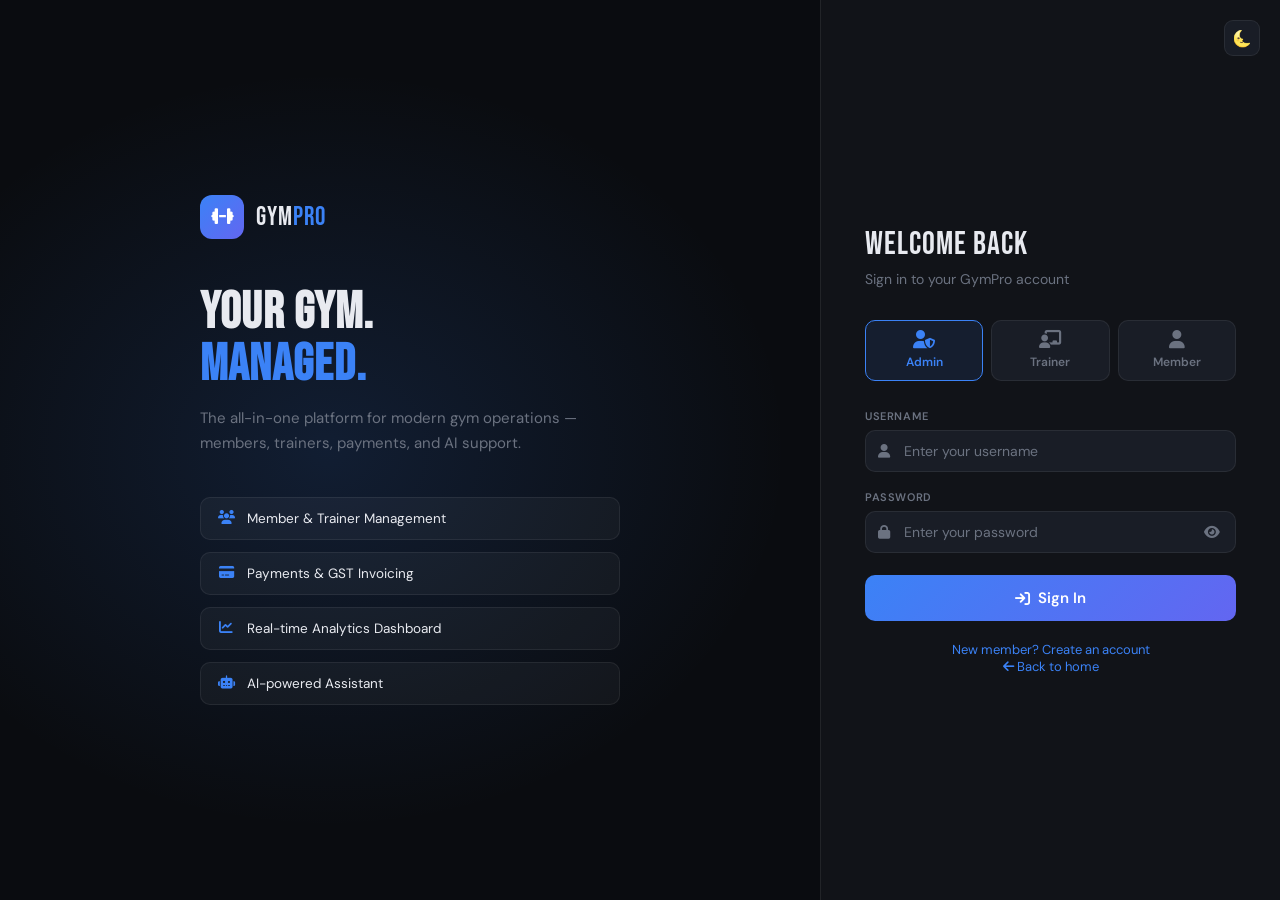
<file: frontend/workouts.html>
<!DOCTYPE html>
<html lang="en" data-theme="dark">
<head>
  <meta charset="UTF-8"><meta name="viewport" content="width=device-width, initial-scale=1.0">
  <title>GymPro — Workouts</title>
  <link rel="preconnect" href="https://fonts.googleapis.com">
  <link href="https://fonts.googleapis.com/css2?family=Bebas+Neue&family=DM+Sans:wght@300;400;500;600&family=DM+Mono:wght@400;500&display=swap" rel="stylesheet">
  <link rel="stylesheet" href="https://cdnjs.cloudflare.com/ajax/libs/font-awesome/6.4.0/css/all.min.css">
  <style>
    *,*::before,*::after{box-sizing:border-box;margin:0;padding:0}
    :root{--bg:#0a0c10;--surface:#111318;--surface2:#191d26;--border:rgba(255,255,255,0.07);--text:#e8eaf0;--muted:#6b7280;--accent:#3b82f6;--accent2:#6366f1;--green:#22c55e;--red:#ef4444;--yellow:#eab308;--radius:14px;--sidebar-w:240px;--font-body:'DM Sans',sans-serif;--font-head:'Bebas Neue',sans-serif;--font-mono:'DM Mono',monospace;}
    [data-theme="light"]{--bg:#f0f2f7;--surface:#fff;--surface2:#f8fafc;--border:rgba(0,0,0,0.08);--text:#1a1f2e;--muted:#94a3b8;}
    html,body{height:100%;}
    body{font-family:var(--font-body);background:var(--bg);color:var(--text);display:flex;overflow:hidden;transition:background .3s,color .3s;}
    a{text-decoration:none;color:inherit;}
    ::-webkit-scrollbar{width:5px;}::-webkit-scrollbar-track{background:transparent;}::-webkit-scrollbar-thumb{background:var(--border);border-radius:99px;}

    /* SIDEBAR */
    .sidebar{width:var(--sidebar-w);min-height:100vh;background:var(--surface);border-right:1px solid var(--border);display:flex;flex-direction:column;padding:28px 0 24px;position:fixed;top:0;left:0;bottom:0;z-index:100;}
    .sidebar-logo{display:flex;align-items:center;gap:10px;padding:0 20px 28px;border-bottom:1px solid var(--border);}
    .logo-icon{width:38px;height:38px;background:linear-gradient(135deg,var(--accent),var(--accent2));border-radius:10px;display:grid;place-items:center;font-size:16px;color:#fff;flex-shrink:0;}
    .logo-text{font-family:var(--font-head);font-size:22px;letter-spacing:1px;}.logo-text span{color:var(--accent);}
    .sidebar-section{padding:20px 12px 8px;}.sidebar-label{font-size:10px;font-weight:600;letter-spacing:1.5px;text-transform:uppercase;color:var(--muted);padding:0 10px;margin-bottom:6px;}
    .sidebar a{display:flex;align-items:center;gap:12px;padding:11px 14px;border-radius:10px;color:var(--muted);font-size:14px;font-weight:500;transition:all .18s;position:relative;}
    .sidebar a:hover{background:var(--surface2);color:var(--text);}.sidebar a.active{background:rgba(59,130,246,.12);color:var(--accent);}
    .sidebar a.active::before{content:'';position:absolute;left:0;top:25%;bottom:25%;width:3px;background:var(--accent);border-radius:0 3px 3px 0;}
    .sidebar a i{width:18px;text-align:center;font-size:15px;}
    .sidebar-footer{margin-top:auto;padding:16px 16px 0;border-top:1px solid var(--border);}
    .user-card{display:flex;align-items:center;gap:10px;padding:12px;background:var(--surface2);border-radius:10px;}
    .user-avatar{width:36px;height:36px;background:linear-gradient(135deg,var(--accent),var(--accent2));border-radius:50%;display:grid;place-items:center;font-size:14px;color:#fff;font-weight:700;flex-shrink:0;}
    .user-name{font-size:13px;font-weight:600;}.user-role{font-size:11px;color:var(--muted);}
    .logout-btn{display:flex;align-items:center;gap:6px;background:none;border:none;color:var(--red);font-size:12px;font-weight:500;cursor:pointer;padding:8px 12px;border-radius:8px;width:100%;margin-top:6px;font-family:var(--font-body);transition:background .15s;}
    .logout-btn:hover{background:rgba(239,68,68,.1);}

    /* MAIN */
    .main{margin-left:var(--sidebar-w);flex:1;height:100vh;overflow-y:auto;padding:32px 36px;}
    .topbar{display:flex;justify-content:space-between;align-items:flex-start;margin-bottom:28px;gap:20px;}
    .page-title{font-family:var(--font-head);font-size:40px;letter-spacing:1px;line-height:1;}
    .page-sub{color:var(--muted);font-size:14px;margin-top:6px;}
    .topbar-right{display:flex;align-items:center;gap:10px;flex-shrink:0;}
    .icon-btn{width:38px;height:38px;background:var(--surface);border:1px solid var(--border);border-radius:10px;display:grid;place-items:center;cursor:pointer;color:var(--muted);font-size:15px;transition:all .15s;}
    .icon-btn:hover{color:var(--text);border-color:var(--accent);}
    .btn-primary{display:inline-flex;align-items:center;gap:8px;padding:10px 18px;background:var(--accent);color:#fff;border:none;border-radius:9px;font-size:14px;font-weight:600;font-family:var(--font-body);cursor:pointer;transition:opacity .15s;}
    .btn-primary:hover{opacity:.88;}.btn-primary:disabled{opacity:.6;cursor:not-allowed;}

    /* FILTER TABS */
    .filter-tabs{display:flex;gap:8px;margin-bottom:20px;flex-wrap:wrap;}
    .filter-tab{padding:8px 16px;border:1px solid var(--border);background:var(--surface);border-radius:20px;color:var(--muted);font-size:13px;font-weight:500;cursor:pointer;font-family:var(--font-body);transition:all .15s;}
    .filter-tab:hover{color:var(--text);border-color:var(--accent);}
    .filter-tab.active{background:var(--accent);color:#fff;border-color:var(--accent);}

    /* SEARCH */
    .toolbar{display:flex;align-items:center;gap:12px;margin-bottom:20px;}
    .search-wrap{position:relative;flex:1;}
    .search-wrap i{position:absolute;left:12px;top:50%;transform:translateY(-50%);color:var(--muted);font-size:13px;}
    .search-input{width:100%;background:var(--surface);border:1px solid var(--border);border-radius:9px;padding:9px 12px 9px 34px;color:var(--text);font-size:13px;font-family:var(--font-body);outline:none;transition:border-color .15s;}
    .search-input::placeholder{color:var(--muted);}.search-input:focus{border-color:var(--accent);}

    /* WORKOUT CARDS */
    .workouts-grid{display:grid;grid-template-columns:repeat(auto-fill,minmax(300px,1fr));gap:18px;animation:fadeUp .4s ease both;}
    @keyframes fadeUp{from{opacity:0;transform:translateY(12px)}to{opacity:1;transform:translateY(0)}}
    .workout-card{background:var(--surface);border:1px solid var(--border);border-radius:var(--radius);overflow:hidden;transition:transform .2s,box-shadow .2s,border-color .2s;display:flex;flex-direction:column;}
    .workout-card:hover{transform:translateY(-4px);box-shadow:0 16px 40px rgba(0,0,0,.3);}
    .wcard-top{height:4px;}
    .diff-beginner .wcard-top{background:linear-gradient(90deg,var(--green),#16a34a);}
    .diff-intermediate .wcard-top{background:linear-gradient(90deg,var(--yellow),#d97706);}
    .diff-advanced .wcard-top{background:linear-gradient(90deg,var(--red),#dc2626);}
    .wcard-header{padding:18px 20px 0;display:flex;align-items:flex-start;justify-content:space-between;}
    .wcard-icon{width:42px;height:42px;border-radius:11px;display:grid;place-items:center;font-size:17px;flex-shrink:0;}
    .diff-beginner .wcard-icon{background:rgba(34,197,94,.15);color:var(--green);}
    .diff-intermediate .wcard-icon{background:rgba(234,179,8,.15);color:var(--yellow);}
    .diff-advanced .wcard-icon{background:rgba(239,68,68,.15);color:var(--red);}
    .diff-badge{font-size:11px;font-weight:600;padding:3px 10px;border-radius:20px;}
    .diff-beginner .diff-badge{background:rgba(34,197,94,.12);color:var(--green);}
    .diff-intermediate .diff-badge{background:rgba(234,179,8,.12);color:var(--yellow);}
    .diff-advanced .diff-badge{background:rgba(239,68,68,.12);color:var(--red);}
    .wcard-body{padding:14px 20px;flex:1;}
    .wcard-name{font-size:15px;font-weight:700;margin-bottom:6px;}
    .wcard-desc{font-size:12.5px;color:var(--muted);line-height:1.5;margin-bottom:12px;}
    .wcard-meta{display:flex;gap:14px;flex-wrap:wrap;}
    .wcard-meta-item{display:flex;align-items:center;gap:5px;font-size:12px;color:var(--muted);}
    .wcard-meta-item i{color:var(--accent);font-size:11px;}
    .wcard-exercises{margin-top:12px;display:flex;flex-wrap:wrap;gap:5px;}
    .ex-tag{font-size:11px;background:var(--surface2);border:1px solid var(--border);border-radius:6px;padding:2px 8px;color:var(--muted);}
    .wcard-footer{padding:12px 20px;border-top:1px solid var(--border);display:flex;align-items:center;justify-content:space-between;}
    .wcard-id{font-family:var(--font-mono);font-size:11px;color:var(--muted);}
    .action-btns{display:flex;gap:6px;}
    .act-btn{width:30px;height:30px;border:1px solid var(--border);border-radius:7px;background:none;color:var(--muted);font-size:12px;cursor:pointer;display:grid;place-items:center;transition:all .15s;}
    .act-btn:hover{background:var(--surface2);color:var(--accent);border-color:var(--accent);}
    .act-btn.danger:hover{border-color:var(--red);color:var(--red);}
    .empty-state{text-align:center;padding:60px;color:var(--muted);grid-column:1/-1;}
    .empty-state i{font-size:32px;margin-bottom:12px;display:block;opacity:.4;}

    /* MODAL */
    .modal-overlay{position:fixed;inset:0;background:rgba(0,0,0,.65);backdrop-filter:blur(4px);z-index:200;display:none;align-items:center;justify-content:center;}
    .modal-overlay.open{display:flex;}
    .modal{background:var(--surface);border:1px solid var(--border);border-radius:var(--radius);padding:28px;width:100%;max-width:500px;animation:fadeUp .3s ease;max-height:90vh;overflow-y:auto;}
    .modal-header{display:flex;align-items:center;justify-content:space-between;margin-bottom:22px;}
    .modal-title{font-family:var(--font-head);font-size:26px;letter-spacing:1px;}
    .modal-close{width:32px;height:32px;background:none;border:1px solid var(--border);border-radius:8px;color:var(--muted);cursor:pointer;display:grid;place-items:center;font-size:14px;transition:all .15s;}
    .modal-close:hover{color:var(--red);border-color:var(--red);}
    .form-group{margin-bottom:16px;}.form-label{font-size:11px;font-weight:600;letter-spacing:.8px;text-transform:uppercase;color:var(--muted);display:block;margin-bottom:7px;}
    .form-control{width:100%;background:var(--surface2);border:1px solid var(--border);border-radius:9px;padding:11px 14px;color:var(--text);font-size:14px;font-family:var(--font-body);outline:none;transition:border-color .15s;}
    .form-control::placeholder{color:var(--muted);}.form-control:focus{border-color:var(--accent);}
    textarea.form-control{resize:vertical;min-height:80px;}
    .form-row{display:grid;grid-template-columns:1fr 1fr;gap:12px;}
    .modal-footer{display:flex;gap:10px;justify-content:flex-end;margin-top:22px;padding-top:18px;border-top:1px solid var(--border);}
    .btn-ghost{display:inline-flex;align-items:center;gap:6px;padding:10px 16px;background:none;border:1px solid var(--border);color:var(--muted);border-radius:9px;font-size:13px;font-family:var(--font-body);cursor:pointer;transition:all .15s;}
    .btn-ghost:hover{border-color:var(--accent);color:var(--text);}

    /* TOAST */
    .toast{position:fixed;bottom:24px;right:24px;background:var(--surface);border:1px solid var(--border);border-radius:12px;padding:14px 18px;font-size:13px;display:flex;align-items:center;gap:10px;box-shadow:0 8px 30px rgba(0,0,0,.4);transform:translateY(80px);opacity:0;transition:all .3s ease;z-index:9999;}
    .toast.show{transform:translateY(0);opacity:1;}
    @media(max-width:520px){.form-row{grid-template-columns:1fr;}}
  </style>
</head>
<body>

<!-- SIDEBAR -->
<aside class="sidebar">
  <div class="sidebar-logo">
    <div class="logo-icon"><i class="fas fa-dumbbell"></i></div>
    <div class="logo-text">GYM<span>PRO</span></div>
  </div>
  <div class="sidebar-section">
    <div class="sidebar-label">Main</div>
    <a href="dashboard.html"   data-role="admin,trainer"><i class="fas fa-chart-line"></i> Dashboard</a>
    <a href="member-home.html" data-role="member"><i class="fas fa-house"></i> My Home</a>
    <a href="members.html"     data-role="admin,trainer"><i class="fas fa-users"></i> Members</a>
    <a href="trainers.html"    data-role="admin,trainer"><i class="fas fa-person"></i> Trainers</a>
  </div>
  <div class="sidebar-section">
    <div class="sidebar-label">Finance</div>
    <a href="payments.html" data-role="admin,trainer"><i class="fas fa-credit-card"></i> Payments</a>
  </div>
  <div class="sidebar-section">
    <div class="sidebar-label">Tools</div>
    <a href="workouts.html" class="active" data-role="admin,trainer,member"><i class="fas fa-fire"></i> Workouts</a>
    <a href="chatbot.html"  data-role="admin,trainer,member"><i class="fas fa-robot"></i> AI Assistant</a>
  </div>
  <div class="sidebar-footer">
    <div class="user-card">
      <div class="user-avatar" id="userInitial">A</div>
      <div>
        <div class="user-name" id="sidebarUser">User</div>
        <div class="user-role" id="sidebarRole">Member</div>
      </div>
    </div>
    <button class="logout-btn" onclick="doLogout()">
      <i class="fas fa-arrow-right-from-bracket"></i> Log out
    </button>
  </div>
</aside>

<!-- MAIN -->
<main class="main">
  <div class="topbar">
    <div>
      <div class="page-title">WORKOUTS</div>
      <div class="page-sub" id="pageSubtitle">Browse all available workout programs</div>
    </div>
    <div class="topbar-right">
      <div class="icon-btn" onclick="toggleTheme()" id="themeBtn">🌜</div>
      <div class="icon-btn" onclick="loadWorkouts()" title="Refresh"><i class="fas fa-arrows-rotate"></i></div>
      <button class="btn-primary admin-trainer-only" onclick="openModal(null)">
        <i class="fas fa-plus"></i> Add Workout
      </button>
    </div>
  </div>

  <!-- Filter Tabs -->
  <div class="filter-tabs">
    <button class="filter-tab active" onclick="setFilter('all',this)">All</button>
    <button class="filter-tab" onclick="setFilter('beginner',this)">🟢 Beginner</button>
    <button class="filter-tab" onclick="setFilter('intermediate',this)">🟡 Intermediate</button>
    <button class="filter-tab" onclick="setFilter('advanced',this)">🔴 Advanced</button>
  </div>

  <!-- Search -->
  <div class="toolbar">
    <div class="search-wrap">
      <i class="fas fa-search"></i>
      <input class="search-input" id="searchInput"
        placeholder="Search workouts by name or category…" oninput="filterWorkouts()">
    </div>
  </div>

  <!-- Workouts Grid -->
  <div class="workouts-grid" id="workoutsGrid">
    <div class="empty-state">
      <i class="fas fa-spinner fa-spin"></i> Loading workouts…
    </div>
  </div>
</main>

<!-- ADD / EDIT MODAL (admin & trainer only) -->
<div class="modal-overlay" id="workoutModal">
  <div class="modal">
    <div class="modal-header">
      <div class="modal-title" id="modalTitle">ADD WORKOUT</div>
      <button class="modal-close" onclick="closeModal()"><i class="fas fa-times"></i></button>
    </div>
    <input type="hidden" id="editId">
    <div class="form-group">
      <label class="form-label">Workout Name *</label>
      <input type="text" id="fName" class="form-control" placeholder="e.g. Full Body Blast">
    </div>
    <div class="form-group">
      <label class="form-label">Description</label>
      <textarea id="fDesc" class="form-control" rows="3"
        placeholder="Brief description of this workout…"></textarea>
    </div>
    <div class="form-row">
      <div class="form-group">
        <label class="form-label">Difficulty</label>
        <select id="fDiff" class="form-control">
          <option value="beginner">Beginner</option>
          <option value="intermediate">Intermediate</option>
          <option value="advanced">Advanced</option>
        </select>
      </div>
      <div class="form-group">
        <label class="form-label">Duration (mins)</label>
        <input type="number" id="fDuration" class="form-control" placeholder="e.g. 45" min="1">
      </div>
    </div>
    <div class="form-row">
      <div class="form-group">
        <label class="form-label">Category</label>
        <select id="fCategory" class="form-control">
          <option value="strength">Strength</option>
          <option value="cardio">Cardio</option>
          <option value="flexibility">Flexibility</option>
          <option value="hiit">HIIT</option>
          <option value="yoga">Yoga</option>
          <option value="general">General</option>
        </select>
      </div>
      <div class="form-group">
        <label class="form-label">Assign to Member ID</label>
        <input type="number" id="fMemberId" class="form-control" placeholder="Leave blank = all">
      </div>
    </div>
    <div class="form-group">
      <label class="form-label">Exercises (comma separated)</label>
      <input type="text" id="fExercises" class="form-control"
        placeholder="e.g. Squats, Push-ups, Deadlifts">
    </div>
    <div class="modal-footer">
      <button class="btn-ghost" onclick="closeModal()">
        <i class="fas fa-times"></i> Cancel
      </button>
      <button class="btn-primary" id="saveBtn" onclick="saveWorkout()">
        <i class="fas fa-save"></i> Save Workout
      </button>
    </div>
  </div>
</div>

<div class="toast" id="toast">
  <i class="fas fa-check-circle" style="color:var(--green);"></i>
  <span id="toastMsg">Done!</span>
</div>

<script src="js/config.js"></script>
<script>
  const API = window.GYM_API_BASE_URL;
  let allWorkouts   = [];
  let activeFilter  = 'all';

  /* ── Auth ── */
  function getUser() {
    try {
      return JSON.parse(localStorage.getItem('gymUser'))
          || JSON.parse(localStorage.getItem('currentUser'))
          || null;
    } catch(e) { return null; }
  }

  /* ── apiFetch ── */
  function apiFetch(path, opts) {
    opts = opts || {};
    const user    = getUser();
    const headers = Object.assign({}, opts.headers || {});
    if (!headers['Content-Type'] && opts.body) headers['Content-Type'] = 'application/json';
    if (user) headers['X-User'] = JSON.stringify(user);
    return fetch(API + path, {
      credentials: 'include',
      method:  opts.method || 'GET',
      body:    opts.body   || undefined,
      headers: headers,
    });
  }

  /* ── Toast ── */
  function showToast(msg, type) {
    const t    = document.getElementById('toast');
    const icon = t.querySelector('i');
    icon.className   = type === 'error' ? 'fas fa-circle-xmark' : 'fas fa-check-circle';
    icon.style.color = type === 'error' ? 'var(--red)' : 'var(--green)';
    document.getElementById('toastMsg').textContent = msg;
    t.classList.add('show');
    setTimeout(() => t.classList.remove('show'), 2800);
  }

  /* ── Category icons ── */
  const catIcons = {
    strength:'fa-dumbbell', cardio:'fa-heart-pulse', flexibility:'fa-person-walking',
    hiit:'fa-fire', yoga:'fa-spa', general:'fa-star', other:'fa-fire'
  };

  /* ── Load workouts ── */
  function loadWorkouts() {
    document.getElementById('workoutsGrid').innerHTML =
      '<div class="empty-state"><i class="fas fa-spinner fa-spin"></i> Loading…</div>';

    apiFetch('/workouts')
      .then(r => { if (!r.ok) throw new Error('HTTP ' + r.status); return r.json(); })
      .then(data => {
        allWorkouts = data;
        applyFilters();
      })
      .catch(err => {
        document.getElementById('workoutsGrid').innerHTML =
          `<div class="empty-state">
            <i class="fas fa-circle-xmark"></i>
            Failed to load: ${err.message}
          </div>`;
        showToast('Failed to load workouts', 'error');
      });
  }

  /* ── Filter ── */
  function setFilter(f, el) {
    activeFilter = f;
    document.querySelectorAll('.filter-tab').forEach(t => t.classList.remove('active'));
    if (el) el.classList.add('active');
    applyFilters();
  }

  function filterWorkouts() { applyFilters(); }

  function applyFilters() {
    const q = (document.getElementById('searchInput').value || '').toLowerCase();
    let data = allWorkouts;

    if (activeFilter !== 'all') {
      data = data.filter(w => (w.difficulty || '').toLowerCase() === activeFilter);
    }
    if (q) {
      data = data.filter(w =>
        (w.name || '').toLowerCase().includes(q) ||
        (w.category || '').toLowerCase().includes(q) ||
        (w.description || '').toLowerCase().includes(q)
      );
    }
    renderCards(data);
  }

  /* ── Render cards ── */
  function renderCards(data) {
    const grid = document.getElementById('workoutsGrid');
    const role = getUser() ? getUser().role : 'member';
    const canEdit = role === 'admin' || role === 'trainer';

    if (!data.length) {
      grid.innerHTML = `<div class="empty-state">
        <i class="fas fa-dumbbell"></i>
        No workouts found.
        ${canEdit ? '<br><small style="margin-top:8px;display:block;">Click <strong>Add Workout</strong> to create one.</small>' : ''}
      </div>`;
      return;
    }

    grid.innerHTML = data.map(w => {
      const name = w.name || 'Untitled Workout';
      const diff = (w.difficulty || 'beginner').toLowerCase();
      const cat  = (w.category  || 'general').toLowerCase();
      const icon = catIcons[cat] || catIcons.general;
      const wid  = w.workout_id || w.id;

      // Exercises
      let exList = [];
      if (w.exercises) {
        exList = typeof w.exercises === 'string'
          ? w.exercises.split(',').map(s => s.trim()).filter(Boolean)
          : w.exercises;
      }
      const exTags = exList.slice(0, 5).map(e =>
        `<span class="ex-tag">${e}</span>`).join('');

      const actions = canEdit ? `
        <div class="action-btns">
          <button class="act-btn" title="Edit" onclick="editWorkout(${wid})">
            <i class="fas fa-pen"></i>
          </button>
          <button class="act-btn danger" title="Delete" onclick="deleteWorkout(${wid},'${name.replace(/'/g,"\\'")}')">
            <i class="fas fa-trash"></i>
          </button>
        </div>` : '';

      return `<div class="workout-card diff-${diff}">
        <div class="wcard-top"></div>
        <div class="wcard-header">
          <div class="wcard-icon"><i class="fas ${icon}"></i></div>
          <span class="diff-badge">${diff.charAt(0).toUpperCase()+diff.slice(1)}</span>
        </div>
        <div class="wcard-body">
          <div class="wcard-name">${name}</div>
          <div class="wcard-desc">${w.description || 'No description available.'}</div>
          <div class="wcard-meta">
            ${w.duration ? `<div class="wcard-meta-item"><i class="fas fa-clock"></i>${w.duration} min</div>` : ''}
            <div class="wcard-meta-item"><i class="fas fa-tag"></i>${(cat.charAt(0).toUpperCase()+cat.slice(1))}</div>
            ${w.member_id ? `<div class="wcard-meta-item"><i class="fas fa-user"></i>Member #${w.member_id}</div>`
                          : `<div class="wcard-meta-item"><i class="fas fa-users"></i>All members</div>`}
          </div>
          ${exTags ? `<div class="wcard-exercises">${exTags}</div>` : ''}
        </div>
        <div class="wcard-footer">
          <span class="wcard-id">#${wid}</span>
          ${actions}
        </div>
      </div>`;
    }).join('');
  }

  /* ── Modal ── */
  function openModal(w) {
    document.getElementById('editId').value    = w ? (w.workout_id || w.id || '') : '';
    document.getElementById('modalTitle').textContent = w ? 'EDIT WORKOUT' : 'ADD WORKOUT';
    document.getElementById('fName').value     = w ? (w.name || '') : '';
    document.getElementById('fDesc').value     = w ? (w.description || '') : '';
    document.getElementById('fDiff').value     = w ? (w.difficulty || 'beginner') : 'beginner';
    document.getElementById('fDuration').value = w ? (w.duration || '') : '';
    document.getElementById('fCategory').value = w ? (w.category || 'general') : 'general';
    document.getElementById('fMemberId').value = w ? (w.member_id || '') : '';

    // Exercises
    let exStr = '';
    if (w && w.exercises) {
      exStr = typeof w.exercises === 'string' ? w.exercises : w.exercises.join(', ');
    }
    document.getElementById('fExercises').value = exStr;
    document.getElementById('workoutModal').classList.add('open');
    setTimeout(() => document.getElementById('fName').focus(), 100);
  }

  function closeModal() { document.getElementById('workoutModal').classList.remove('open'); }

  function editWorkout(id) {
    const w = allWorkouts.find(x => (x.workout_id || x.id) === id);
    if (w) openModal(w);
    else showToast('Workout not found', 'error');
  }

  /* ── Save workout ── */
  function saveWorkout() {
    const id   = document.getElementById('editId').value;
    const name = document.getElementById('fName').value.trim();
    if (!name) { showToast('Workout name is required', 'error'); return; }

    // Parse exercises
    const exRaw = document.getElementById('fExercises').value;
    const exercises = exRaw ? exRaw.split(',').map(s => s.trim()).filter(Boolean) : [];

    const payload = {
      name,
      description: document.getElementById('fDesc').value.trim()     || null,
      difficulty:  document.getElementById('fDiff').value            || 'beginner',
      duration:    parseInt(document.getElementById('fDuration').value) || null,
      category:    document.getElementById('fCategory').value        || 'general',
      member_id:   parseInt(document.getElementById('fMemberId').value) || null,
      exercises,
    };

    const path   = id ? '/workouts/' + id : '/workouts';
    const method = id ? 'PUT' : 'POST';

    const btn = document.getElementById('saveBtn');
    btn.disabled  = true;
    btn.innerHTML = '<i class="fas fa-spinner fa-spin"></i> Saving…';

    apiFetch(path, { method, body: JSON.stringify(payload) })
      .then(r => {
        if (!r.ok) return r.json().then(e => { throw new Error(e.error || 'Save failed'); });
        return r.json();
      })
      .then(() => {
        closeModal();
        loadWorkouts();
        showToast(id ? 'Workout updated!' : 'Workout added successfully!');
      })
      .catch(e => showToast(e.message || 'Save failed', 'error'))
      .finally(() => {
        btn.disabled  = false;
        btn.innerHTML = '<i class="fas fa-save"></i> Save Workout';
      });
  }

  /* ── Delete workout ── */
  function deleteWorkout(id, name) {
    if (!confirm('Delete workout "' + name + '"? This cannot be undone.')) return;
    apiFetch('/workouts/' + id, { method: 'DELETE' })
      .then(r => { if (!r.ok) throw new Error('Delete failed'); return r.json(); })
      .then(() => { loadWorkouts(); showToast('Workout deleted'); })
      .catch(e => showToast(e.message || 'Delete failed', 'error'));
  }

  /* ── Theme & Logout ── */
  function toggleTheme() {
    const html = document.documentElement;
    const dark = html.getAttribute('data-theme') === 'dark';
    html.setAttribute('data-theme', dark ? 'light' : 'dark');
    document.getElementById('themeBtn').textContent = dark ? '🌞' : '🌜';
    localStorage.setItem('gymTheme', dark ? 'light' : 'dark');
  }
  function doLogout() {
    apiFetch('/logout', { method: 'POST' }).catch(() => {}).finally(() => {
      localStorage.removeItem('gymUser');
      localStorage.removeItem('currentUser');
      window.location.href = 'login.html';
    });
  }

  /* ── Init ── */
  document.addEventListener('DOMContentLoaded', () => {
    const theme = localStorage.getItem('gymTheme') || 'dark';
    document.documentElement.setAttribute('data-theme', theme);
    document.getElementById('themeBtn').textContent = theme === 'dark' ? '🌜' : '🌞';

    const user = getUser();
    if (!user) { window.location.href = 'login.html'; return; }

    const name = user.username || 'User';
    const role = user.role || 'member';
    document.getElementById('sidebarUser').textContent = name;
    document.getElementById('userInitial').textContent = name[0].toUpperCase();
    document.getElementById('sidebarRole').textContent = role.charAt(0).toUpperCase() + role.slice(1);

    if (role === 'member') {
      document.getElementById('pageSubtitle').textContent = 'Your personalised workout programs';
    }

    // Hide elements based on role
    if (role !== 'admin') document.querySelectorAll('.admin-only').forEach(e => e.style.display='none');
    if (role !== 'admin' && role !== 'trainer') {
      document.querySelectorAll('.admin-trainer-only').forEach(e => e.style.display='none');
    }
    document.querySelectorAll('[data-role]').forEach(el => {
      if (!el.getAttribute('data-role').includes(role)) el.style.display = 'none';
    });

    // Close modal on backdrop click
    document.getElementById('workoutModal').addEventListener('click', function(e) {
      if (e.target === this) closeModal();
    });

    loadWorkouts();
  });
</script>
</body>
</html>
</file>
